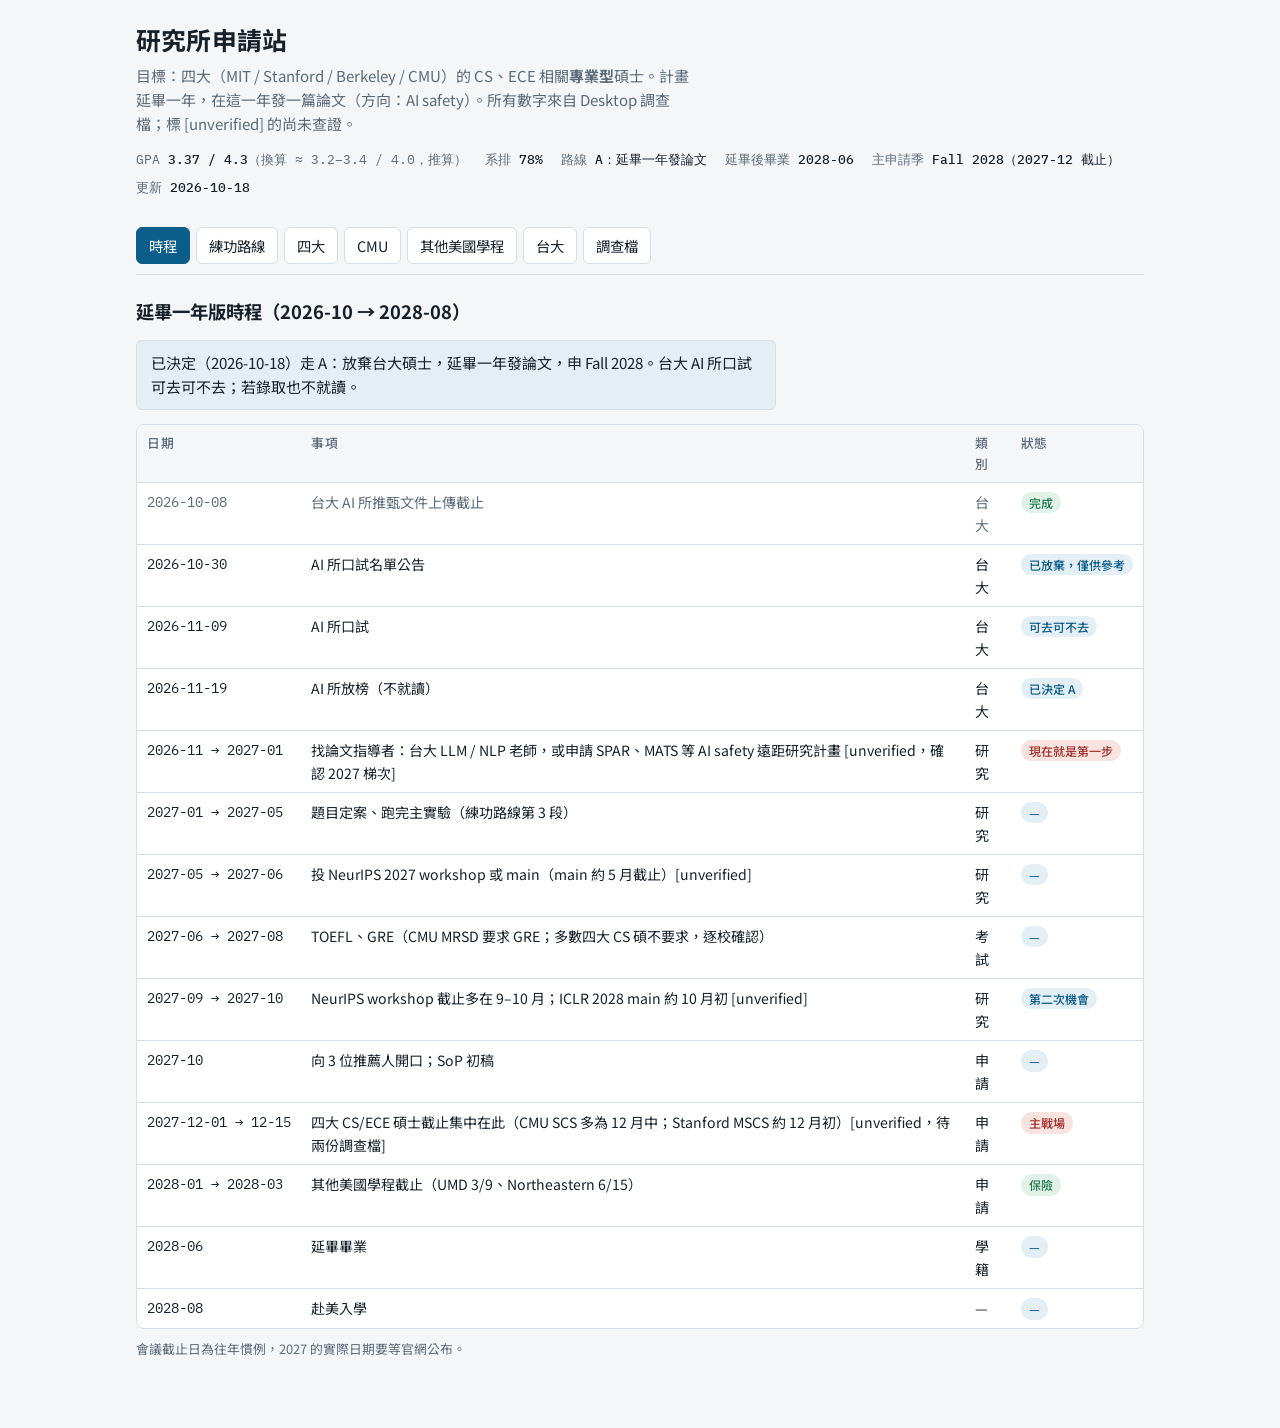
<file: index.html>
<!doctype html>
<html lang="zh-Hant">
<head>
<meta charset="utf-8">
<meta name="viewport" content="width=device-width,initial-scale=1,viewport-fit=cover">
<title>研究所申請站</title>
<link rel="stylesheet" href="https://fonts.googleapis.com/css2?family=Noto+Sans+TC:wght@400;500;700&family=IBM+Plex+Mono:wght@400;500&display=swap">
<style>
/* Layout: sticky tab bar, one content column, data tables scroll inside their own box */
:root{
  --bg:#f4f6f8; --surface:#ffffff; --fg:#17212b; --muted:#5b6b7a; --line:#d6dde4;
  --accent:#0b5d8a; --accent-soft:#e3eef5;
  --ok:#1f7a4d; --warn:#b4650a; --bad:#a3302a; --ok-soft:#e2f2e9; --warn-soft:#fbeedb; --bad-soft:#f8e3e1;
  --body:"Noto Sans TC",system-ui,-apple-system,"PingFang TC",sans-serif;
  --mono:"IBM Plex Mono",ui-monospace,Menlo,monospace;
}
@media (prefers-color-scheme: dark){:root:not([data-theme="light"]){
  --bg:#0f161d; --surface:#172129; --fg:#e6edf3; --muted:#9bb0c1; --line:#2b3a47;
  --accent:#5fb3e6; --accent-soft:#1a2e3d;
  --ok:#6fd39a; --warn:#f0b35c; --bad:#f08a82; --ok-soft:#163626; --warn-soft:#3d2a12; --bad-soft:#3f1d1b; color-scheme:dark}}
:root[data-theme="dark"]{
  --bg:#0f161d; --surface:#172129; --fg:#e6edf3; --muted:#9bb0c1; --line:#2b3a47;
  --accent:#5fb3e6; --accent-soft:#1a2e3d;
  --ok:#6fd39a; --warn:#f0b35c; --bad:#f08a82; --ok-soft:#163626; --warn-soft:#3d2a12; --bad-soft:#3f1d1b; color-scheme:dark}
*{box-sizing:border-box}
body{margin:0;background:var(--bg);color:var(--fg);font-family:var(--body);font-size:15px;line-height:1.6}
.wrap{max-width:1040px;margin:0 auto;padding-block:20px 56px;padding-left:max(16px,env(safe-area-inset-left,0px));padding-right:max(16px,env(safe-area-inset-right,0px))}
header h1{font-size:1.55rem;margin:0 0 4px;letter-spacing:.01em;text-wrap:balance}
header p{margin:0;color:var(--muted);max-width:70ch}
.meta{display:flex;flex-wrap:wrap;gap:8px 18px;margin:14px 0 0;font-family:var(--mono);font-size:.8rem;color:var(--muted)}
.meta b{color:var(--fg);font-weight:500}
nav{position:sticky;top:env(safe-area-inset-top,0px);z-index:2;background:var(--bg);padding:14px 0 10px;margin-top:14px;border-bottom:1px solid var(--line);display:flex;gap:6px;flex-wrap:wrap}
nav button{font:inherit;font-size:.9rem;padding:6px 12px;border:1px solid var(--line);background:var(--surface);color:var(--fg);border-radius:6px;cursor:pointer}
nav button[aria-selected="true"]{background:var(--accent);border-color:var(--accent);color:#fff}
nav button:focus-visible{outline:2px solid var(--accent);outline-offset:2px}
section[role="tabpanel"]{padding-top:22px}
[hidden]{display:none!important}
h2{font-size:1.15rem;margin:0 0 12px}
h3{font-size:1rem;margin:22px 0 8px}
p{max-width:68ch}
.pill{display:inline-block;font-size:.75rem;font-weight:500;padding:1px 8px;border-radius:999px;white-space:nowrap}
.ok{background:var(--ok-soft);color:var(--ok)} .warn{background:var(--warn-soft);color:var(--warn)} .bad{background:var(--bad-soft);color:var(--bad)} .info{background:var(--accent-soft);color:var(--accent)}
.tbl{overflow-x:auto;border:1px solid var(--line);border-radius:8px;background:var(--surface)}
table{border-collapse:collapse;width:100%;min-width:640px;font-size:.88rem}
th,td{padding:8px 10px;border-bottom:1px solid var(--line);text-align:left;vertical-align:top}
th{font-weight:500;color:var(--muted);font-size:.8rem;letter-spacing:.04em;text-transform:uppercase;background:var(--bg)}
tr:last-child td{border-bottom:0}
td.d{font-family:var(--mono);font-variant-numeric:tabular-nums;white-space:nowrap}
.past td{color:var(--muted)}
.grid{display:grid;grid-template-columns:repeat(auto-fit,minmax(240px,1fr));gap:12px}
.card{background:var(--surface);border:1px solid var(--line);border-radius:8px;padding:14px 16px;min-width:0}
.card h3{margin:0 0 6px;font-size:.95rem}
.card .big{font-family:var(--mono);font-size:1.35rem;font-weight:500;line-height:1.25}
.card small{color:var(--muted);display:block;margin-top:4px}
ol,ul{padding-left:1.3em} li{margin:4px 0}
.note{border:1px solid var(--line);background:var(--accent-soft);padding:10px 14px;border-radius:6px;margin:14px 0;max-width:80ch}
.note.warn{background:var(--warn-soft)}
.src{font-size:.8rem;color:var(--muted);margin-top:10px}
a{color:var(--accent)}
</style>
</head>
<body>
<div class="wrap">
<header>
  <h1>研究所申請站</h1>
  <p>目標：四大（MIT / Stanford / Berkeley / CMU）的 CS、ECE 相關<b>專業型</b>碩士。計畫延畢一年，在這一年發一篇論文（方向：AI safety）。所有數字來自 Desktop 調查檔；標 [unverified] 的尚未查證。</p>
  <div class="meta">
    <span>GPA <b>3.37 / 4.3</b>（換算 ≈ 3.2–3.4 / 4.0，推算）</span>
    <span>系排 <b>78%</b></span>
    <span>路線 <b>A：延畢一年發論文</b></span>
    <span>延畢後畢業 <b>2028-06</b></span>
    <span>主申請季 <b>Fall 2028（2027-12 截止）</b></span>
    <span>更新 <b>2026-10-18</b></span>
  </div>
</header>

<nav role="tablist" aria-label="分頁">
  <button role="tab" data-tab="timeline" aria-selected="true">時程</button>
  <button role="tab" data-tab="roadmap">練功路線</button>
  <button role="tab" data-tab="big4">四大</button>
  <button role="tab" data-tab="cmu">CMU</button>
  <button role="tab" data-tab="us">其他美國學程</button>
  <button role="tab" data-tab="ntu">台大</button>
  <button role="tab" data-tab="research">調查檔</button>
</nav>

<section role="tabpanel" id="timeline">
  <h2>延畢一年版時程（2026-10 → 2028-08）</h2>
  <div class="note">已決定（2026-10-18）走 A：放棄台大碩士，延畢一年發論文，申 Fall 2028。台大 AI 所口試可去可不去；若錄取也不就讀。</div>
  <div class="tbl"><table>
    <thead><tr><th>日期</th><th>事項</th><th>類別</th><th>狀態</th></tr></thead>
    <tbody>
      <tr class="past"><td class="d">2026-10-08</td><td>台大 AI 所推甄文件上傳截止</td><td>台大</td><td><span class="pill ok">完成</span></td></tr>
      <tr><td class="d">2026-10-30</td><td>AI 所口試名單公告</td><td>台大</td><td><span class="pill info">已放棄，僅供參考</span></td></tr>
      <tr><td class="d">2026-11-09</td><td>AI 所口試</td><td>台大</td><td><span class="pill info">可去可不去</span></td></tr>
      <tr><td class="d">2026-11-19</td><td>AI 所放榜（不就讀）</td><td>台大</td><td><span class="pill info">已決定 A</span></td></tr>
      <tr><td class="d">2026-11 → 2027-01</td><td>找論文指導者：台大 LLM / NLP 老師，或申請 SPAR、MATS 等 AI safety 遠距研究計畫 [unverified，確認 2027 梯次]</td><td>研究</td><td><span class="pill bad">現在就是第一步</span></td></tr>
      <tr><td class="d">2027-01 → 2027-05</td><td>題目定案、跑完主實驗（練功路線第 3 段）</td><td>研究</td><td><span class="pill info">—</span></td></tr>
      <tr><td class="d">2027-05 → 2027-06</td><td>投 NeurIPS 2027 workshop 或 main（main 約 5 月截止）[unverified]</td><td>研究</td><td><span class="pill info">—</span></td></tr>
      <tr><td class="d">2027-06 → 2027-08</td><td>TOEFL、GRE（CMU MRSD 要求 GRE；多數四大 CS 碩不要求，逐校確認）</td><td>考試</td><td><span class="pill info">—</span></td></tr>
      <tr><td class="d">2027-09 → 2027-10</td><td>NeurIPS workshop 截止多在 9–10 月；ICLR 2028 main 約 10 月初 [unverified]</td><td>研究</td><td><span class="pill info">第二次機會</span></td></tr>
      <tr><td class="d">2027-10</td><td>向 3 位推薦人開口；SoP 初稿</td><td>申請</td><td><span class="pill info">—</span></td></tr>
      <tr><td class="d">2027-12-01 → 12-15</td><td>四大 CS/ECE 碩士截止集中在此（CMU SCS 多為 12 月中；Stanford MSCS 約 12 月初）[unverified，待兩份調查檔]</td><td>申請</td><td><span class="pill bad">主戰場</span></td></tr>
      <tr><td class="d">2028-01 → 2028-03</td><td>其他美國學程截止（UMD 3/9、Northeastern 6/15）</td><td>申請</td><td><span class="pill ok">保險</span></td></tr>
      <tr><td class="d">2028-06</td><td>延畢畢業</td><td>學籍</td><td><span class="pill info">—</span></td></tr>
      <tr><td class="d">2028-08</td><td>赴美入學</td><td>—</td><td><span class="pill info">—</span></td></tr>
    </tbody>
  </table></div>
  <p class="src">會議截止日為往年慣例，2027 的實際日期要等官網公布。</p>
</section>

<section role="tabpanel" id="roadmap">
  <h2>接下來一年該練什麼</h2>
  <p>專業型碩士看三件事：成績單、推薦信、你做過什麼。GPA 已經定型，所以這一年的全部籌碼是「一篇論文 ＋ 三封強推薦信」。下面依序，不要並行太多。</p>

  <h3>第 1 段（2026-11 → 2027-01）：補基礎，同時找指導者</h3>
  <div class="grid">
    <div class="card"><h3>數學</h3><div class="big">線代 · 機率 · 最佳化</div><small>目標：能看懂 ML 論文的證明段。可用台大本系課或 MIT OCW 18.06 / 6.036 補。</small></div>
    <div class="card"><h3>機器學習</h3><div class="big">一門完整的 ML + 一門 DL</div><small>台大李宏毅 ML 課程公開影片全部作業做完，是最便宜的路 [課程內容需自行確認當年版本]。</small></div>
    <div class="card"><h3>工程</h3><div class="big">PyTorch · Git · Linux · HF</div><small>能在一天內從 Hugging Face 拉模型、跑 eval、改 training loop。這是做 AI safety 實驗的最低門檻。</small></div>
    <div class="card"><h3>指導者</h3><div class="big">台大 LLM 老師 或 遠距計畫</div><small>台大做 LLM / NLP 的老師（例如李宏毅、陳縕儂）[研究方向需自行確認]；或申請 SPAR / MATS 這類有 mentor 的 AI safety 計畫 [unverified]。沒有指導者的論文很難過審。</small></div>
  </div>

  <h3>第 2 段（2027-01 → 2027-03）：選一個做得完的 AI safety 題目</h3>
  <p>大學部一年能做完、審稿人認可的方向，依「入門難度」排：</p>
  <ol>
    <li><b>Evaluations / red-teaming</b>：設計一個新 benchmark 或攻擊方法，量化某類模型失效。工程重、理論輕，最容易一年內產出。</li>
    <li><b>Mechanistic interpretability</b>：用 TransformerLens 一類工具找小模型裡的 circuit。社群開放、工具成熟、題目很多。</li>
    <li><b>Alignment training</b>：RLHF / DPO 的變體、reward hacking 分析。需要算力，先確認老師有 GPU。</li>
    <li><b>Robustness / jailbreak defense</b>：和 1 互補，但競爭最激烈。</li>
  </ol>
  <p>投稿目標：NeurIPS / ICLR / ICML 的 safety 相關 workshop 為主（通過率高、對申請有效），main track 當加分。SaTML 是 safety 專門會議。</p>

  <h3>第 3 段（2027-03 → 2027-10）：做實驗、寫、投</h3>
  <ul>
    <li>每週固定和指導者 meeting，留紀錄（之後推薦信素材）。</li>
    <li>程式碼開源在 GitHub，README 寫清楚；申請時可附連結。</li>
    <li>第一次投稿失敗很正常，9–10 月的 workshop 是第二次機會。</li>
  </ul>

  <h3>第 4 段（2027-06 → 2027-11）：考試與文件</h3>
  <ul>
    <li>TOEFL：四大 CS 碩多要求 100 左右 [unverified，逐校表見四大分頁]。</li>
    <li>GRE：只有部分學程要求（CMU MRSD 要）；要申就一次考完。</li>
    <li>推薦信三封：論文指導者 ＋ 一位給過你高分的授課老師 ＋ 專題或實習主管。</li>
    <li>SoP 主軸：「GPA 不漂亮，但這一年我獨立完成了一篇 AI safety 論文」。</li>
  </ul>
</section>

<section role="tabpanel" id="big4">
  <h2>四大：哪些是專業型、外校國際生能申</h2>
  <p>官網逐頁查證（2026-10-18）。截止日為 Fall 2027；Fall 2028 尚未公布，往年同期。完整原文與 GradCafe／PTT 案例見 <a href="pages/big4-stanford-berkeley-mit.html">Stanford／Berkeley／MIT 完整調查</a>與 <a href="pages/cmu-programs.html">CMU 完整調查</a>。</p>
  <div class="grid">
    <div class="card"><h3>CMU</h3><div class="big">門最寬</div><small>13 個專業型學程。主力 MS ECE（GRE 選填、無 GPA cut-off）。見 CMU 分頁。</small></div>
    <div class="card"><h3>Berkeley</h3><div class="big">只有 MEng EECS</div><small>一年制、capstone、GPA 下限 3.0、錄取平均 3.7、錄取率 12%、不收 GRE。截止 2027-01-06。紙面上唯一「搆得到」的非 CMU 選項。</small></div>
    <div class="card"><h3>Stanford</h3><div class="big">MS CS · MS EE</div><small>皆專業型、不收 GRE。CS FAQ：「Typically, GPAs are at least 3.7」。GradCafe 3.10–3.55 四筆全拒；台大電機 3.88、4.01/4.3 有論文仍被 MSEE 拒。</small></div>
    <div class="card"><h3>MIT</h3><div class="big">EECS 不開放</div><small>官方：「there is no terminal masters degree」；MEng 只給 MIT 大學部。唯一修課型是 Sloan MBAn（商業分析，$96,884），不算 CS/EE。</small></div>
  </div>
  <div class="tbl" style="margin-top:14px"><table>
    <thead><tr><th>學校</th><th>學程</th><th>類型</th><th>GRE</th><th>GPA</th><th>截止（Fall 2027）</th><th>學費 2026-27</th><th>錄取率</th><th>評估</th></tr></thead>
    <tbody>
      <tr><td>Stanford</td><td>MS Computer Science（含 AI specialization）</td><td>專業型</td><td>不收</td><td>「typically at least 3.7」</td><td class="d">2026-12-08</td><td>$23,239/季（11–18 units）</td><td>未公布</td><td><span class="pill bad">極難</span></td></tr>
      <tr><td>Stanford</td><td>MS Electrical Engineering</td><td>專業型，無論文</td><td>不收</td><td>無下限；「top of their class」</td><td class="d">2026-12-01</td><td>同上</td><td>不公布</td><td><span class="pill bad">極難</span></td></tr>
      <tr><td>Stanford</td><td>MS ICME（含 Data Science）</td><td>推定專業型 [unverified]</td><td>不要求</td><td>未載</td><td class="d">2027-01-29</td><td>同上</td><td>未公布</td><td><span class="pill bad">難</span></td></tr>
      <tr><td>Stanford</td><td>MS Management Science &amp; Eng</td><td>推定專業型 [unverified]</td><td><b>必考</b></td><td>錄取平均 3.89</td><td class="d">2026-12-01</td><td>同上</td><td>7.75%（2025）</td><td><span class="pill bad">極難</span></td></tr>
      <tr><td>Berkeley</td><td><b>MEng EECS</b></td><td>專業型，capstone</td><td>不收</td><td>下限 3.0，平均 3.7</td><td class="d">2027-01-06</td><td>≈ $74,005/年</td><td>12%</td><td><span class="pill warn">Hard reach</span></td></tr>
      <tr><td>Berkeley</td><td>MS EECS / CS MS</td><td>研究型，要 thesis/report</td><td>不收</td><td>未載</td><td class="d">2026-12-01</td><td>—</td><td>未公布</td><td><span class="pill bad">排除（PhD 軌）</span></td></tr>
      <tr><td>Berkeley</td><td>MIMS（School of Information）</td><td>專業型，Final Project</td><td>選考</td><td>平均 3.57</td><td class="d">2027-01-06</td><td>$23,715/學期</td><td>未公布</td><td><span class="pill info">偏資訊管理，平均 5 年工作經驗</span></td></tr>
      <tr><td>Berkeley</td><td>Master of Analytics（IEOR）</td><td>專業型</td><td><b>必考</b></td><td>無下限</td><td class="d">2027-01-06</td><td>≈ $92,506 總計</td><td>未公布</td><td><span class="pill info">偏分析</span></td></tr>
      <tr><td>Berkeley</td><td>MIDS / MICS（線上）</td><td>專業型線上</td><td>不要求</td><td>≈ 3.0</td><td class="d">[unverified]</td><td>≈ $78k–82k</td><td>未公布</td><td><span class="pill info">線上，無 F-1</span></td></tr>
      <tr><td>MIT</td><td>EECS SM / MEng</td><td>—</td><td>不用</td><td>—</td><td class="d">2026-12-01（只收 PhD）</td><td>—</td><td>—</td><td><span class="pill bad">外校不開放</span></td></tr>
      <tr><td>MIT</td><td>Master of Business Analytics</td><td>專業型，capstone</td><td>選考</td><td>無下限</td><td class="d">2027-01-05</td><td>$96,884</td><td>未公布</td><td><span class="pill info">商業分析，不算 CS/EE</span></td></tr>
      <tr><td>MIT</td><td>SDM / Supply Chain</td><td>SDM 要 thesis；SCM 10 個月</td><td>建議 / 可替代</td><td>未載</td><td class="d">2026-12-11 / 2026-10-30</td><td>—</td><td>—</td><td><span class="pill bad">要 3–5 年工作經驗</span></td></tr>
    </tbody>
  </table></div>
  <h3>對你的意思</h3>
  <ul>
    <li>四大裡真正開著門的只有 <b>CMU（多個學程）</b>和 <b>Berkeley MEng EECS（一個）</b>。Stanford 兩個學程都用 3.7 當典型線，一篇論文補不到這個差距（調查者的判斷，非官方數字）。</li>
    <li>MIT 不存在外校可申的 CS/EE 修課型碩士。要「進 MIT」只有 PhD 一條路，和「不讀研究型」衝突。</li>
    <li>可行的申請組合（Fall 2028）：CMU MS ECE ＋ CMU AIE-ECE ＋ CMU MRSD（考 GRE）＋ Berkeley MEng EECS ＋ 2–3 間 Match 保險校。</li>
  </ul>
</section>

<section role="tabpanel" id="cmu">
  <h2>CMU 專業型（非研究型）碩士</h2>
  <p>13 個專業型學程，全部由官網逐頁查證（2026-10-18）。錄取率來自 SCS 官方 Comparison Data（2024），只有 SCS 學程有；學費為 2026-27 學年。SCS 全部截止 <b>2026-12-09 3pm EST</b>（早鳥 11-18）。完整原文、13 筆細節與 10 筆錄取案例見 <a href="pages/cmu-programs.html">完整調查</a>。</p>
  <div class="grid">
    <div class="card"><h3>最務實</h3><div class="big">MS in ECE（Pittsburgh）</div><small>官方：「self-funded, course-only」。Fall 2027 GRE 選填、GPA 無 cut-off、電機背景最對口。截止：12/15 early review、1/15 最終（官方 deadlines 頁，已複查）。</small></div>
    <div class="card"><h3>第二</h3><div class="big">MRSD 機器人系統開發</div><small>錄取率 34.6%。GRE 必考、偏好 1–3 年業界經驗。Capstone 兩學期。$67,000/年。</small></div>
    <div class="card"><h3>第三</h3><div class="big">MSE 軟體工程</div><small>錄取率 58.9%、QPA &gt; 2.5、GRE 選填。內容是軟體工程方法，不是 AI。$27,000/學期。</small></div>
    <div class="card"><h3>第四</h3><div class="big">MSCV 電腦視覺</div><small>錄取率 24.9%。FAQ：「not a research-based program」。GRE 必考、要課外 CV 實作。</small></div>
  </div>
  <div class="tbl" style="margin-top:14px"><table>
    <thead><tr><th>學程</th><th>單位</th><th>長度</th><th>GRE（Fall 2027）</th><th>GPA</th><th>錄取率</th><th>學費</th><th>評估</th></tr></thead>
    <tbody>
      <tr><td>MS in ECE</td><td>CoE / ECE</td><td>3 學期（AD 4）</td><td>選填</td><td>無 cut-off</td><td>無官方數字</td><td>$61,510/年</td><td><span class="pill ok">主力；12/15 early、1/15 最終</span></td></tr>
      <tr><td>MS AIE-ECE（AI Engineering）</td><td>CoE / ECE</td><td>3 學期</td><td>選填</td><td>無 cut-off</td><td>無</td><td>$61,510/年</td><td><span class="pill ok">主力，不開放 Spring</span></td></tr>
      <tr><td>MS Software Engineering（ECE, SV）</td><td>CoE / ECE</td><td>3 學期</td><td>選填</td><td>無 cut-off</td><td>無</td><td>$61,510/年</td><td><span class="pill ok">可申</span></td></tr>
      <tr><td>MRSD</td><td>SCS / RI</td><td>21 個月</td><td><b>必考</b></td><td>未列</td><td>34.6%</td><td>$67,000/年</td><td><span class="pill warn">要 GRE＋實作</span></td></tr>
      <tr><td>MSCV</td><td>SCS / RI</td><td>16 個月</td><td><b>必考</b></td><td>未列</td><td>24.9%</td><td>$67,000/年</td><td><span class="pill warn">要 GRE＋CV 作品</span></td></tr>
      <tr><td>MSE（Software Eng, S3D）</td><td>SCS / S3D</td><td>16–20 個月</td><td>選填</td><td>QPA &gt; 2.5</td><td>58.9%</td><td>$27,000/學期</td><td><span class="pill ok">最好進，但非 AI</span></td></tr>
      <tr><td>MCDS</td><td>SCS / LTI</td><td>16–20 個月</td><td>要交</td><td>≥ 3.0</td><td>12.7%</td><td>$62,200/年</td><td><span class="pill bad">夢幻</span></td></tr>
      <tr><td>MIIS</td><td>SCS / LTI</td><td>16–21 個月</td><td><b>必考</b></td><td>未列</td><td>16.6%</td><td>$62,200/年</td><td><span class="pill bad">3.18、3.43 案例皆拒</span></td></tr>
      <tr><td>MSAII</td><td>SCS / LTI</td><td>4 學期＋暑期</td><td><b>必考</b></td><td>≥ 3.0</td><td>7.7%</td><td>$62,200/年</td><td><span class="pill bad">夢幻</span></td></tr>
      <tr><td>MSML</td><td>SCS / MLD</td><td>16 個月</td><td>Fall 2027 未更新 [unverified]</td><td>2025 錄取者平均 3.9</td><td>未列</td><td>$62,200/年</td><td><span class="pill bad">夢幻</span></td></tr>
      <tr><td>MSCS</td><td>SCS / CSD</td><td>3–4 學期</td><td>強烈建議</td><td>未列</td><td>5.2%</td><td>$62,200/年</td><td><span class="pill bad">夢幻</span></td></tr>
      <tr><td>MISM</td><td>Heinz</td><td>16 個月</td><td>GRE/GMAT 必交（可豁免）</td><td>3 年平均 3.66</td><td>無</td><td>找不到</td><td><span class="pill info">偏資訊管理</span></td></tr>
      <tr><td>MS MechE Advanced Study / AIE-MechE</td><td>CoE / MechE</td><td>3 學期</td><td>未查到</td><td>未查到</td><td>無</td><td>$61,510/年</td><td><span class="pill info">截止 12/15 優先、1/5 最終</span></td></tr>
      <tr><td>MSR</td><td>SCS / RI</td><td>24 個月</td><td>選填</td><td>—</td><td>—</td><td>—</td><td><span class="pill bad">研究型，排除</span></td></tr>
    </tbody>
  </table></div>
  <h3>已停辦或不符</h3>
  <ul>
    <li>ECE「Applied」系列：Fall 2023 起停辦。MS ECE Silicon Valley 不再直接招生，須從 Pittsburgh 開始。</li>
    <li>MSE-SS / MSE-ES 已併入 MSE 成為 concentration。Heinz MSIT 只有線上兼讀。MLT 是研究型。</li>
  </ul>
  <h3>對你的意思</h3>
  <ul>
    <li>不考 GRE 的話，CMU 只剩 ECE 三個學程、MSE、MSCS（建議）可申；MRSD、MSCV、MIIS、MSAII 都關上。延畢這一年把 GRE 考掉。</li>
    <li>10 筆錄取案例裡 GPA 3.2–3.4 錄取的都在 MS ECE、MRSD、ECE-SV SE，而且每個人都有專案、研究或工作經驗補 GPA。你的 AI safety 論文就是這個「補」。</li>
    <li>MCDS、MSAII 的「GPA ≥ 3.0」怎麼套到 4.3 制不明，寄信問學程。</li>
  </ul>
</section>

<section role="tabpanel" id="us">
  <h2>其他美國機器人 / AI 碩士（保險用）</h2>
  <p>分級針對「3.2–3.4/4.0、台灣國際生、無頂會論文」。有一篇論文後，Reach 可視為 Match。學費為 2026-27 學年、不含生活費；「推算」= 每學分價 × 學分數。</p>
  <div class="tbl"><table>
    <thead><tr><th>分級</th><th>學校 / 學程</th><th>最低 GPA</th><th>GRE</th><th>截止（每年）</th><th>學費</th><th>依據</th></tr></thead>
    <tbody>
      <tr><td><span class="pill ok">Safety</span></td><td>ASU · MS Robotics &amp; Autonomous Systems</td><td>last 60 hr ≥ 3.00</td><td>不要求</td><td class="d">12/31 priority</td><td>找不到</td><td>3.21–3.40 國際生全錄取</td></tr>
      <tr><td><span class="pill ok">Safety</span></td><td>WPI · MS Robotics Engineering</td><td>3.0</td><td>多數不要求</td><td class="d">Rolling</td><td>≈ $53,250 推算</td><td>門檻低＋rolling，無案例</td></tr>
      <tr><td><span class="pill ok">Match</span></td><td>Northeastern · MS Robotics（可 co-op）</td><td>沒寫</td><td>Optional</td><td class="d">6/15 境外</td><td>$61.5k–63.4k</td><td>3.22、3.28 國際生錄取</td></tr>
      <tr><td><span class="pill ok">Match</span></td><td>UMD · MEng Robotics（MAGE）</td><td>3.0</td><td>Recommended</td><td class="d">3/9</td><td>≈ $38,130 推算</td><td>3.29 國際生錄取；最便宜之一</td></tr>
      <tr><td><span class="pill ok">Match</span></td><td>Purdue · MS Robotics（Interdisciplinary）</td><td>3.2</td><td>Optional</td><td class="d">1/15 priority</td><td>找不到</td><td>3.28 國際生錄取</td></tr>
      <tr><td><span class="pill ok">Match</span></td><td>BU · MS Robotics &amp; Autonomous Systems</td><td>沒寫</td><td>不要求</td><td class="d">1/15 priority</td><td>≈ $73,024 推算</td><td>同院 ECE 3.26 國際生錄取</td></tr>
      <tr><td><span class="pill ok">Match</span></td><td>NYU Tandon · MS Mechatronics &amp; Robotics</td><td>沒寫</td><td>Optional</td><td class="d">12/1 priority</td><td>找不到</td><td>3.00、3.32 錄取（美國人）</td></tr>
      <tr><td><span class="pill warn">Match 偏 Reach</span></td><td>USC · MS ECE（ML &amp; Data Science）</td><td>無公式</td><td>不要求</td><td class="d">1/15</td><td>≈ $87,744 推算</td><td>3.28 錄取者有 2 篇論文</td></tr>
      <tr><td><span class="pill warn">Match</span></td><td>UMass Amherst · MS ECE</td><td>錄取者「generally above 3.25」</td><td>[unverified]</td><td class="d">1/15</td><td>≈ $19k/學期</td><td>在門檻邊上</td></tr>
      <tr><td><span class="pill bad">Reach</span></td><td>Penn · MSE Robotics（GRASP）</td><td>沒寫</td><td>強烈建議，均 Q168</td><td class="d">11/1 early · 2/1</td><td>找不到</td><td>錄取率 ≈ 37%</td></tr>
      <tr><td><span class="pill bad">Reach</span></td><td>Georgia Tech · MS Robotics</td><td>「generally 3.3」</td><td>看 home school</td><td class="d">2/1（ECE）</td><td>找不到</td><td>GT ECE 3.30 國際生被拒</td></tr>
      <tr><td><span class="pill bad">Reach</span></td><td>JHU · Robotics MSE</td><td>沒寫</td><td>不要求</td><td class="d">12/15 · 1/15 [unverified]</td><td>找不到</td><td>3.20 國際生錄取但 Q168</td></tr>
      <tr><td><span class="pill bad">Reach</span></td><td>UMich · MS Robotics</td><td>入學平均 3.81</td><td>Optional</td><td class="d">1/15</td><td>找不到</td><td>3.05 國際生被拒</td></tr>
      <tr><td><span class="pill bad">Reach</span></td><td>UCSD · MS ECE（ISRC）</td><td>3.0</td><td>不要求</td><td class="d">1/6</td><td>≈ $76,174 推算</td><td>impacted；3.28 國際生被拒</td></tr>
      <tr><td><span class="pill bad">排除</span></td><td>CU Boulder · MS Robotics</td><td>3.2</td><td>—</td><td class="d">—</td><td>—</td><td>本屆不收 F-1</td></tr>
      <tr><td><span class="pill bad">排除</span></td><td>UT Austin</td><td>—</td><td>—</td><td class="d">—</td><td>—</td><td>沒有機器人碩士</td></tr>
    </tbody>
  </table></div>
  <p class="src">完整 URL、26 筆案例、STEM OPT 狀態：美國機器人與AI硬體碩士調查_2026-10-07.md。</p>
</section>

<section role="tabpanel" id="ntu">
  <h2>台大 116 學年度（已決定不就讀，留作紀錄）</h2>
  <div class="grid">
    <div class="card"><h3>已申請</h3><div class="big">人工智慧研究所</div><small>推甄（一推），已繳費送件；電信丙已繳費但未送件</small></div>
    <div class="card"><h3>目標教授</h3><div class="big">李濬屹 · 柯宗瑋 · 孫紹華</div><small>就學計畫以 robot learning ＋ world model 為軸</small></div>
    <div class="card"><h3>備案</h3><div class="big">考試入學 免筆試書審組</div><small>簡章 ~11/10、報名 12/1–12/8（預定）</small></div>
  </div>
  <h3>已準備的文件</h3>
  <ul>
    <li>就學計畫（LaTeX）：robot learning 與 world model 研究方向</li>
    <li>五項專業成就（LaTeX）：含高中物理學科能力競賽全國賽一等獎</li>
    <li>證件照</li>
  </ul>
  <h3>口試準備重點（11/9）</h3>
  <ol>
    <li>兩分鐘自我介紹：為什麼是 robot learning，為什麼是這三位老師</li>
    <li>就學計畫裡每一個名詞都要能被追問（world model、sim-to-real、policy learning）</li>
    <li>GPA 偏低的回答：直接承認，接「大三下之後的專題／修課表現」當證據</li>
  </ol>
  <p class="src">相關檔案：台大目標所教授名單_2026-10-06.md、台大AI硬體與控制實驗室_2026-10-07.md、台大電機甲自動控制_錄取案例_2026-10-07.md（這三份已不在 Desktop 上）。</p>
</section>

<section role="tabpanel" id="research">
  <h2>完整調查檔</h2>
  <p>原本的 Markdown 檔已全文轉成網頁，每個表格、每個 URL、每個 [unverified] 標記都保留。</p>
  <div class="tbl"><table>
    <thead><tr><th>日期</th><th>調查</th><th>一句話結論</th></tr></thead>
    <tbody>
      <tr><td class="d">2026-10-07</td><td><a href="pages/us-robotics-ms.html">美國機器人／自主系統／AI 硬體碩士調查</a></td><td>頂尖 robotics 碩士（CMU MRSD、Michigan、Northwestern、GT）是 reach 而且偏難；Northeastern、UMD、Purdue、ASU 有實際錄取紀錄。</td></tr>
      <tr><td class="d">2026-10-07</td><td><a href="pages/uw-cse-robotics.html">UW Allen School Robotics：VLM／基礎模型 vs 控制理論</a></td><td>Allen School 的 robotics 以 robot learning／基礎模型為主，控制理論幾乎沒有。</td></tr>
      <tr><td class="d">2026-10-07</td><td><a href="pages/control-careers-abroad.html">國外讀控制碩士：出路與待遇（美／新／德）</a></td><td>「自駕規控核心演算法必須 PhD」沒有證據支持；Zoox 規劃職缺要 Master。</td></tr>
      <tr><td class="d">2026-10-07</td><td><a href="pages/ntu-control-reputation.html">台大自控評價為什麼低：社群觀點</a></td><td>進去難、出來多半做韌體，「投入跟報酬不成比例」才是被嫌的主因。</td></tr>
      <tr><td class="d">2026-10-07</td><td><a href="pages/ai-for-hardware-startups.html">AI for 韌體與硬體：新創題目地圖</a></td><td>控制工程師職缺最明確的是 AI 控制機器一類；韌體＋HIL 是 EE 可切入的新興邊緣，但公司極小。</td></tr>
      <tr><td class="d">2026-10-07</td><td><a href="pages/ai-for-firmware-industry.html">AI for 韌體：業界現況</a></td><td>瓶頸不在「寫出 C 程式」，而在「對特定晶片的正確性驗證」。</td></tr>
      <tr><td class="d">2026-10-18</td><td><a href="pages/cmu-programs.html">CMU 專業型碩士調查：AI／機器人／CV／軟體／ECE</a></td><td>最務實的門是 MS in ECE（Pittsburgh）；MRSD、MSCV 要 GRE；MSCS、MSAII、MCDS、MSML 是夢幻。</td></tr>
      <tr><td class="d">2026-10-18</td><td><a href="pages/big4-stanford-berkeley-mit.html">四大專業型碩士調查：Stanford／Berkeley／MIT</a></td><td>MIT 沒有外校可申的 EECS 修課型碩士；Berkeley 只有 MEng EECS；Stanford MSCS/MSEE 典型 GPA 3.7 以上。</td></tr>
    </tbody>
  </table></div>
  <p class="src">CMU 報告的 8 項關鍵數字（截止日、GRE 政策、錄取率、學費）已由第二個代理人獨立對照官網確認；唯一修正是 ECE 截止日：12/15 是 early review，1/15 才是最終。</p>
</section>
</div>

<script>
(function(){
  var tabs=document.querySelectorAll('nav [role=tab]'),panels=document.querySelectorAll('[role=tabpanel]');
  function show(id){
    var found=false;
    panels.forEach(function(p){if(p.id===id)found=true});
    if(!found)id='timeline';
    panels.forEach(function(p){p.hidden=p.id!==id});
    tabs.forEach(function(t){t.setAttribute('aria-selected',String(t.dataset.tab===id))});
    try{localStorage.setItem('tab',id)}catch(e){}
  }
  tabs.forEach(function(t){t.addEventListener('click',function(){show(t.dataset.tab);try{history.replaceState(null,'','#'+t.dataset.tab)}catch(e){}})});
  var h=(location.hash||'').slice(1),saved=null;try{saved=localStorage.getItem('tab')}catch(e){}
  show(h||saved||'timeline');
})();
</script>
</body>
</html>
</file>
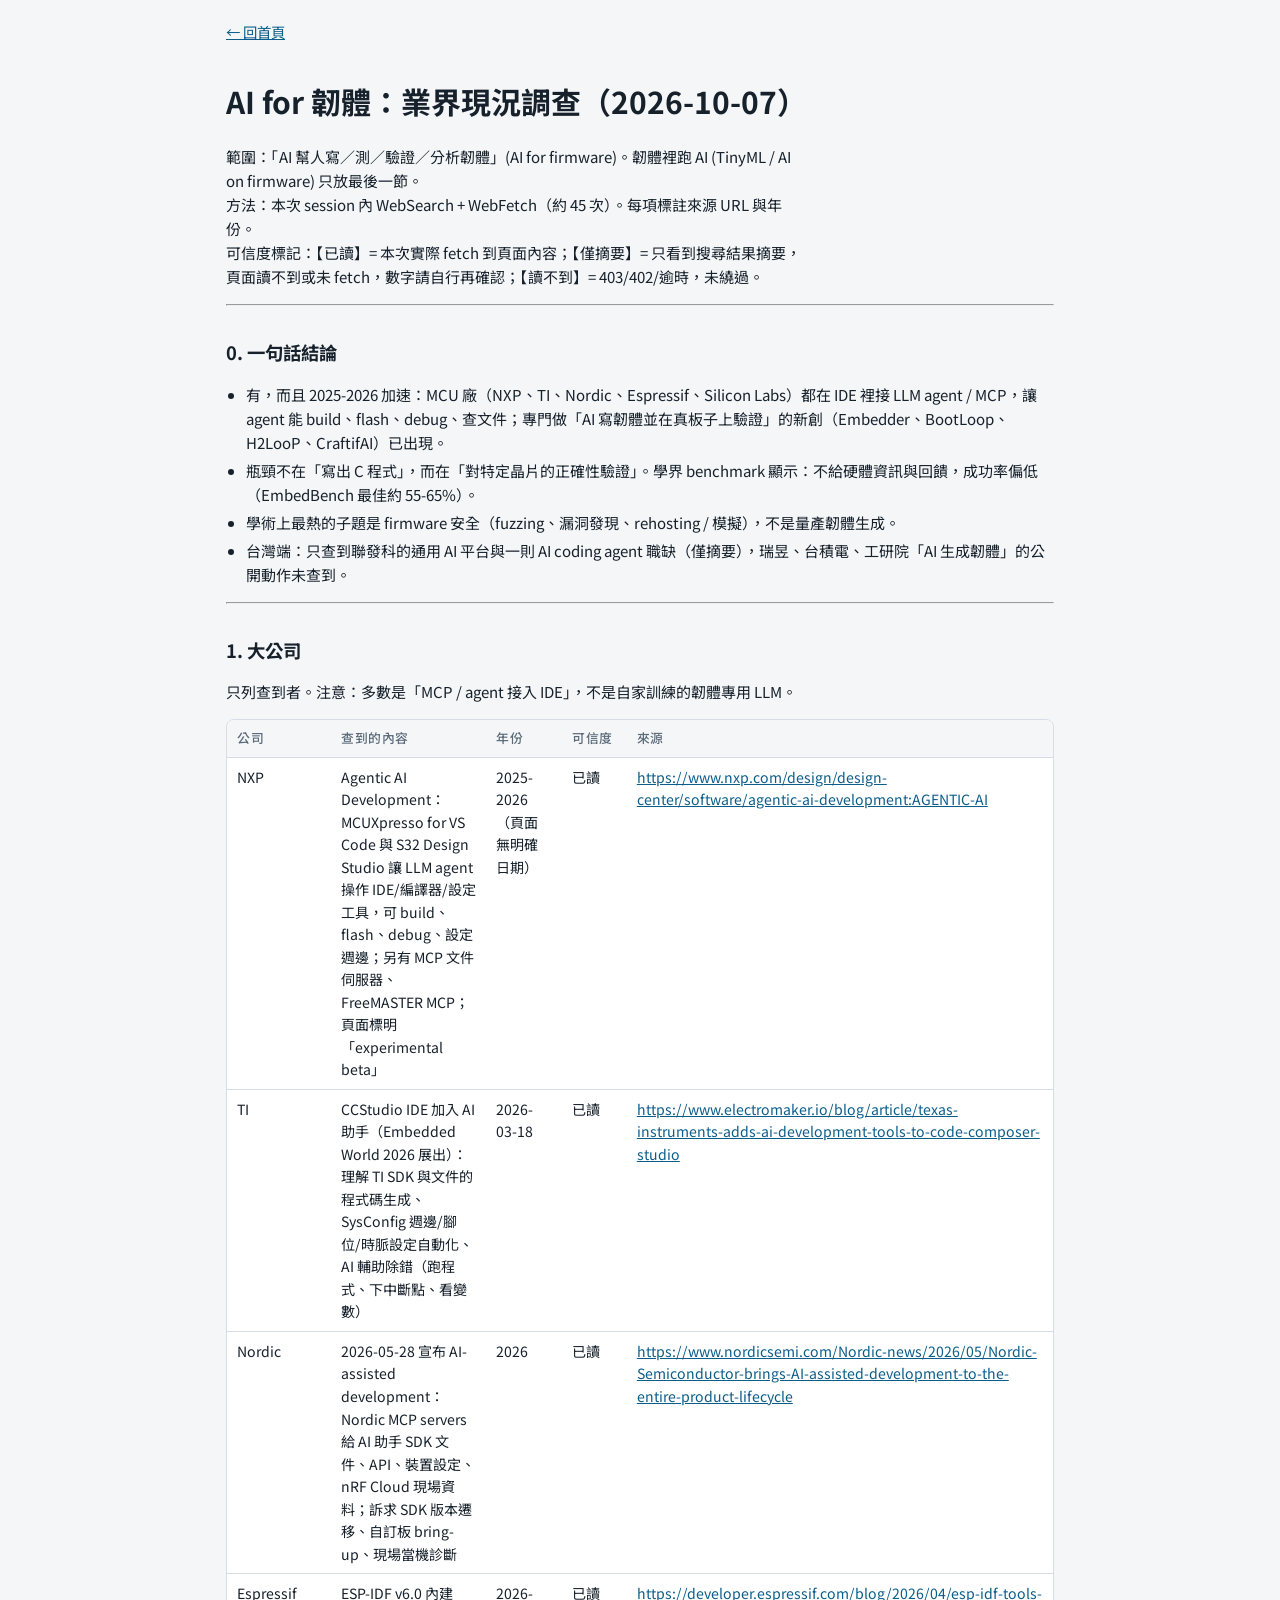
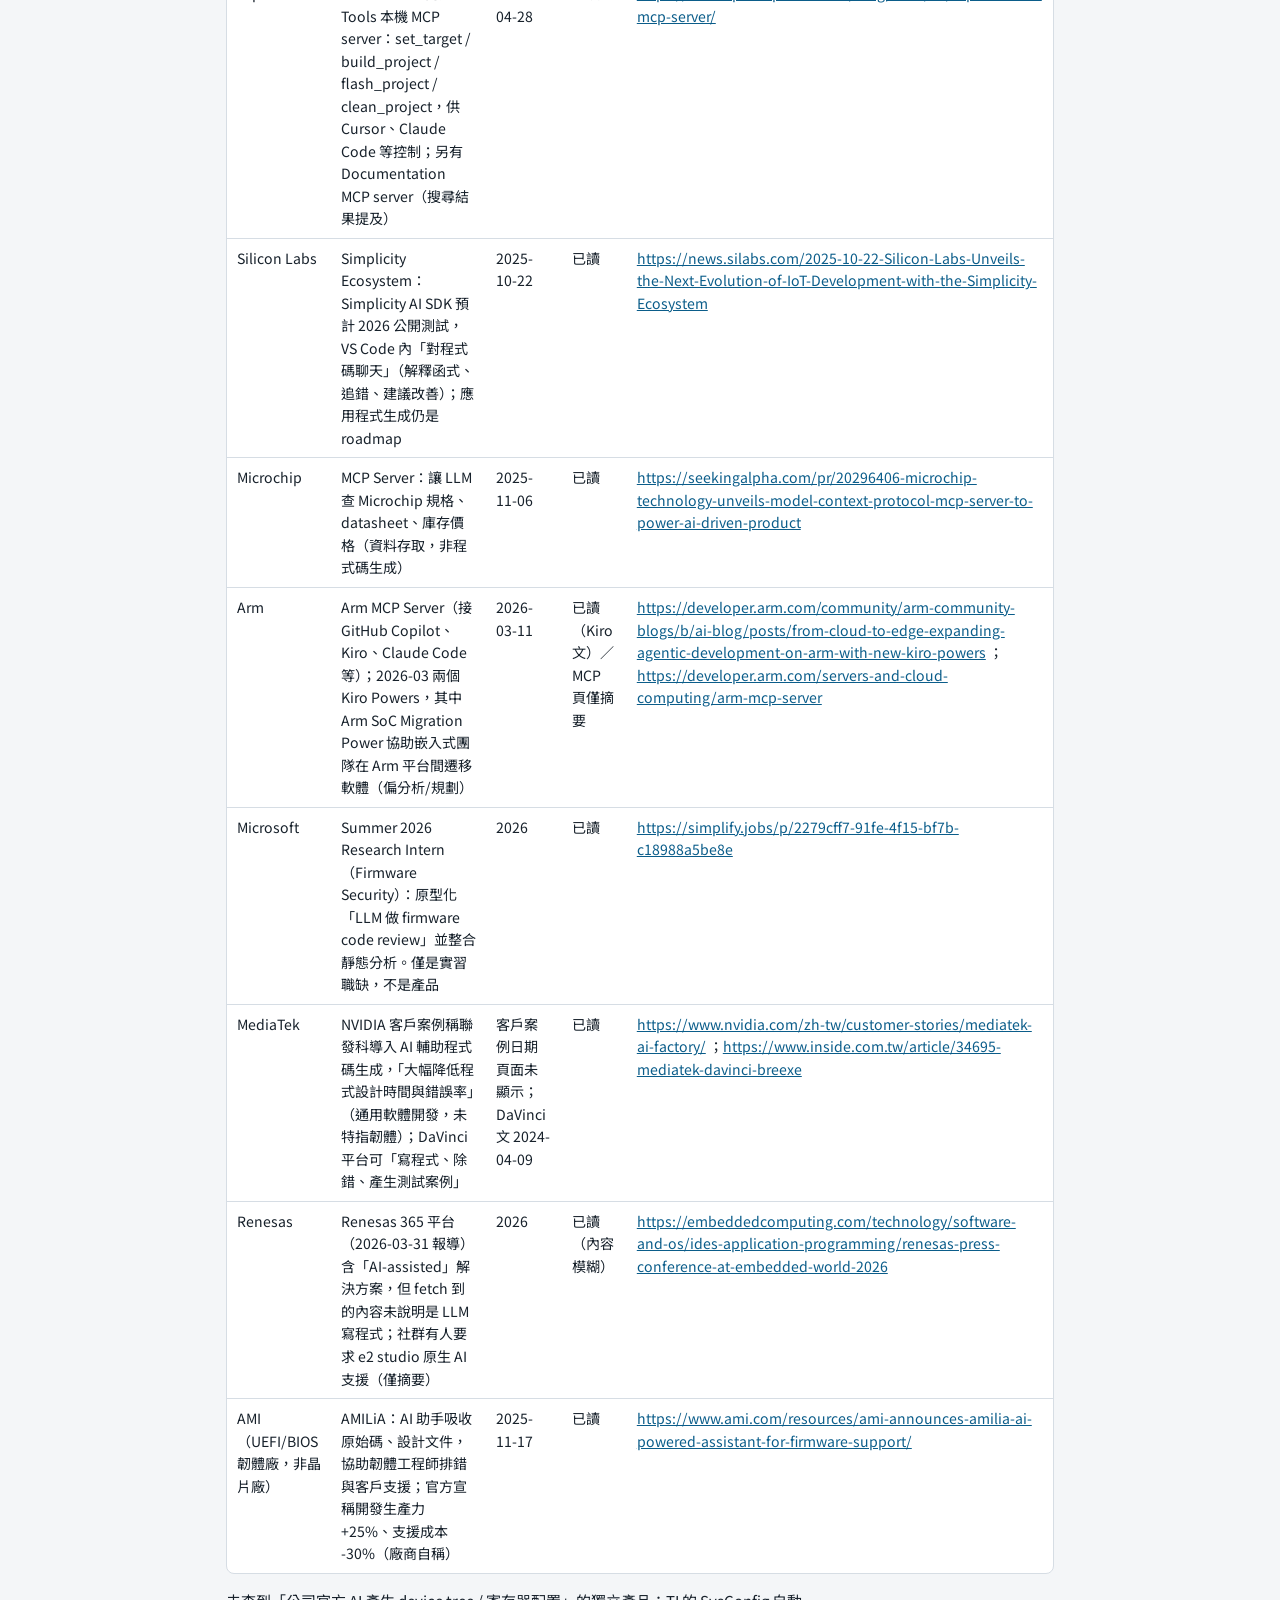
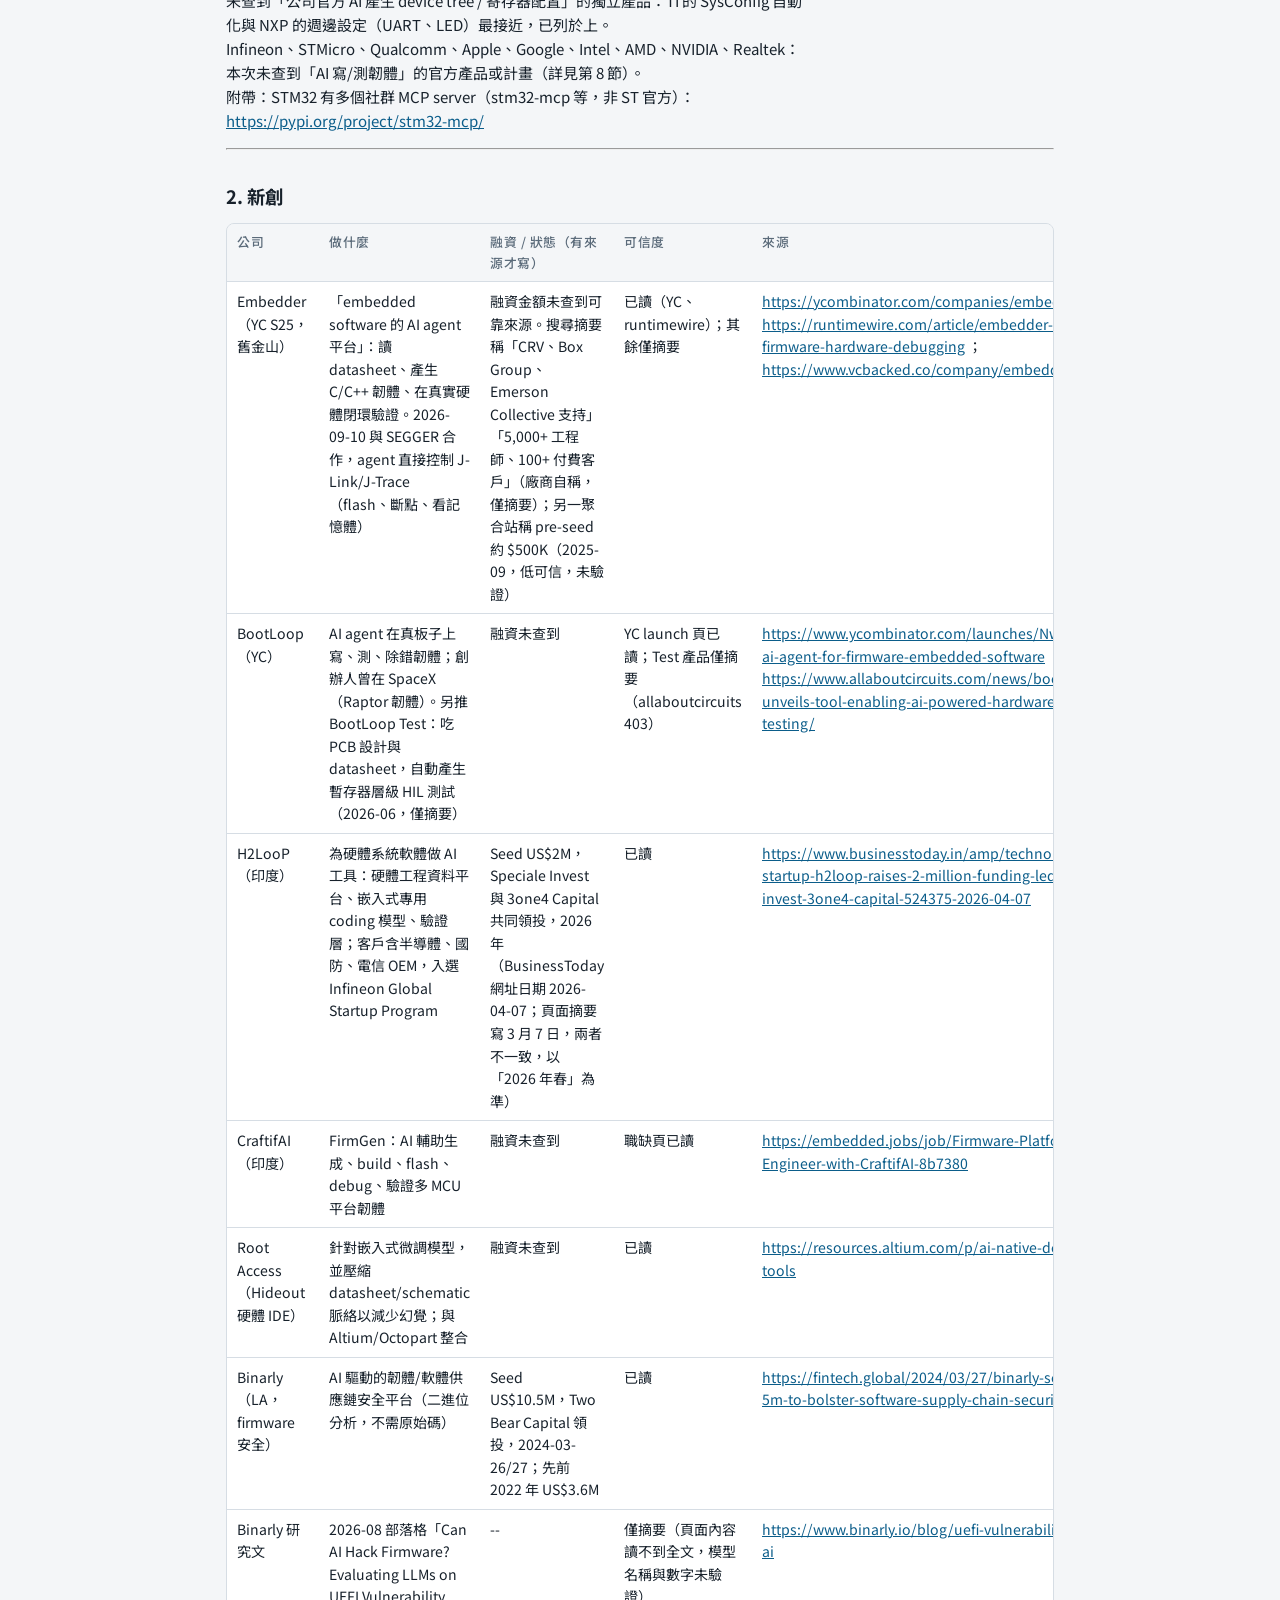
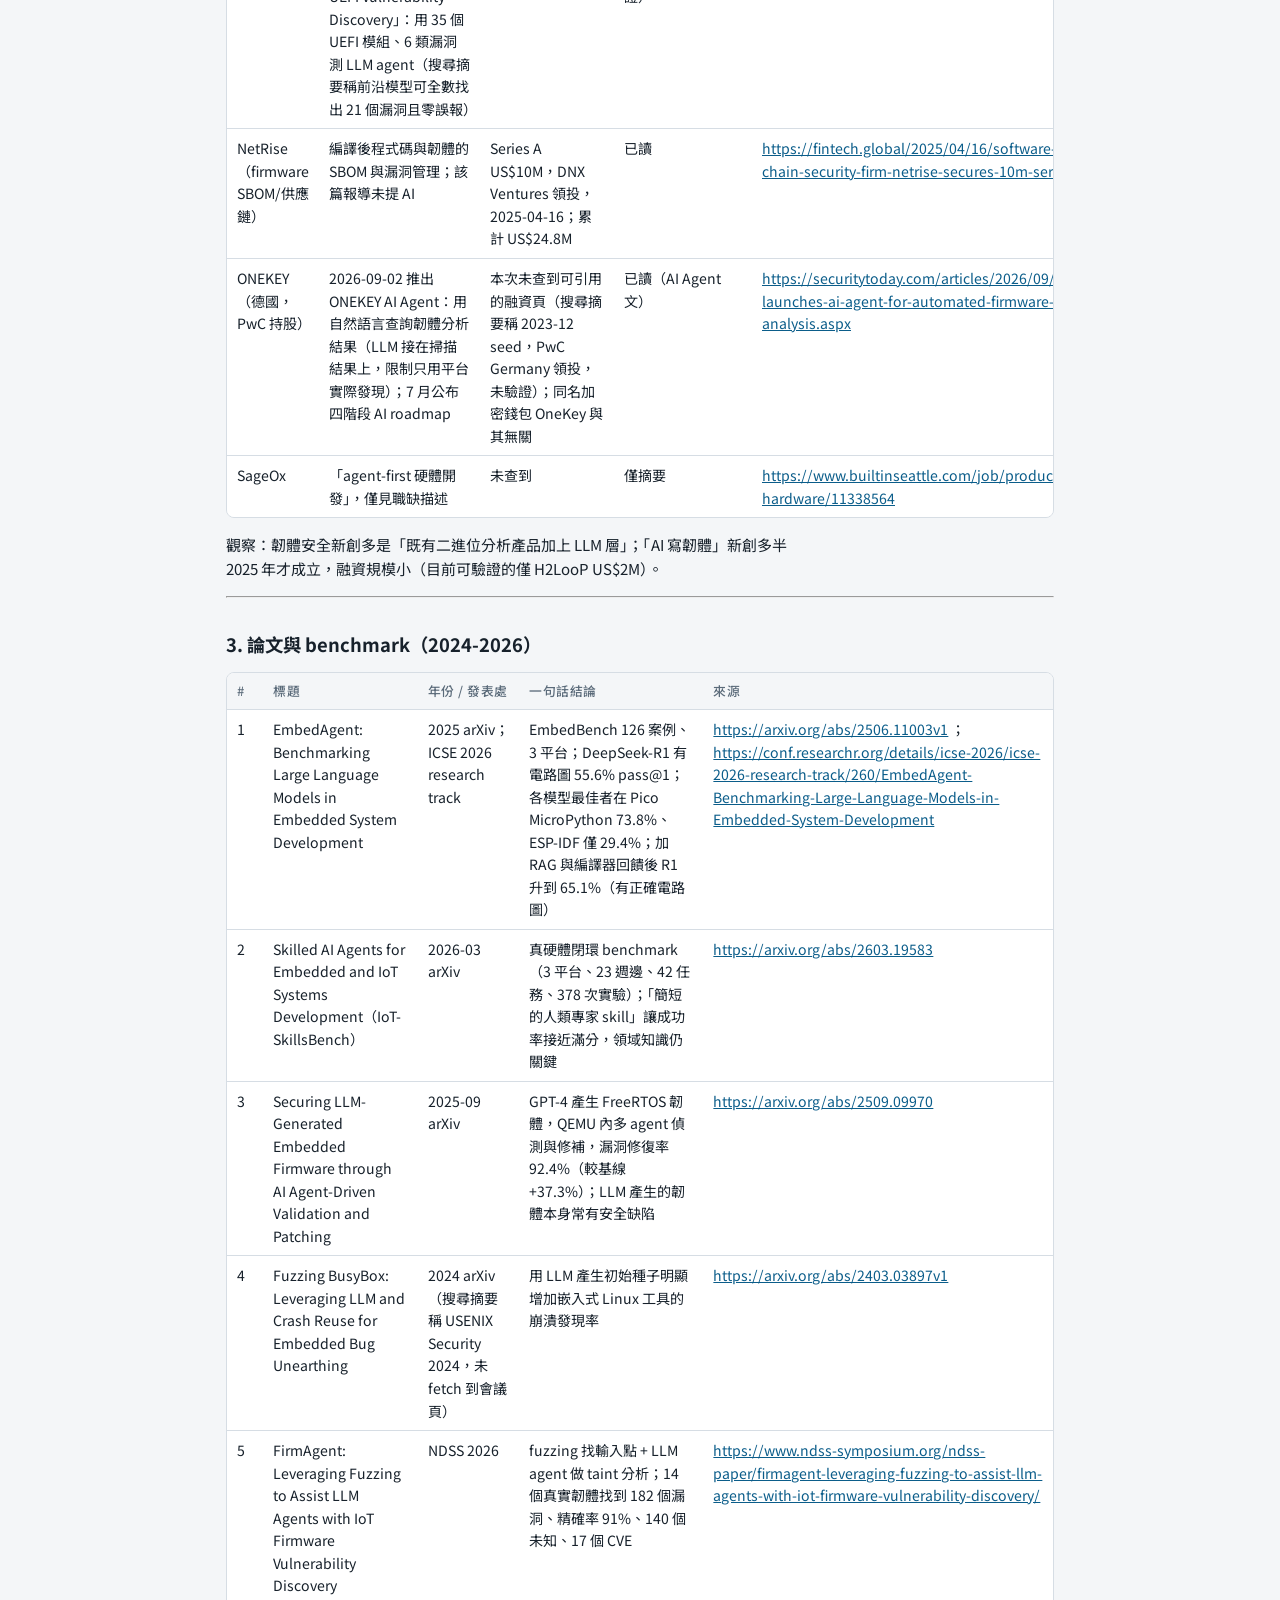
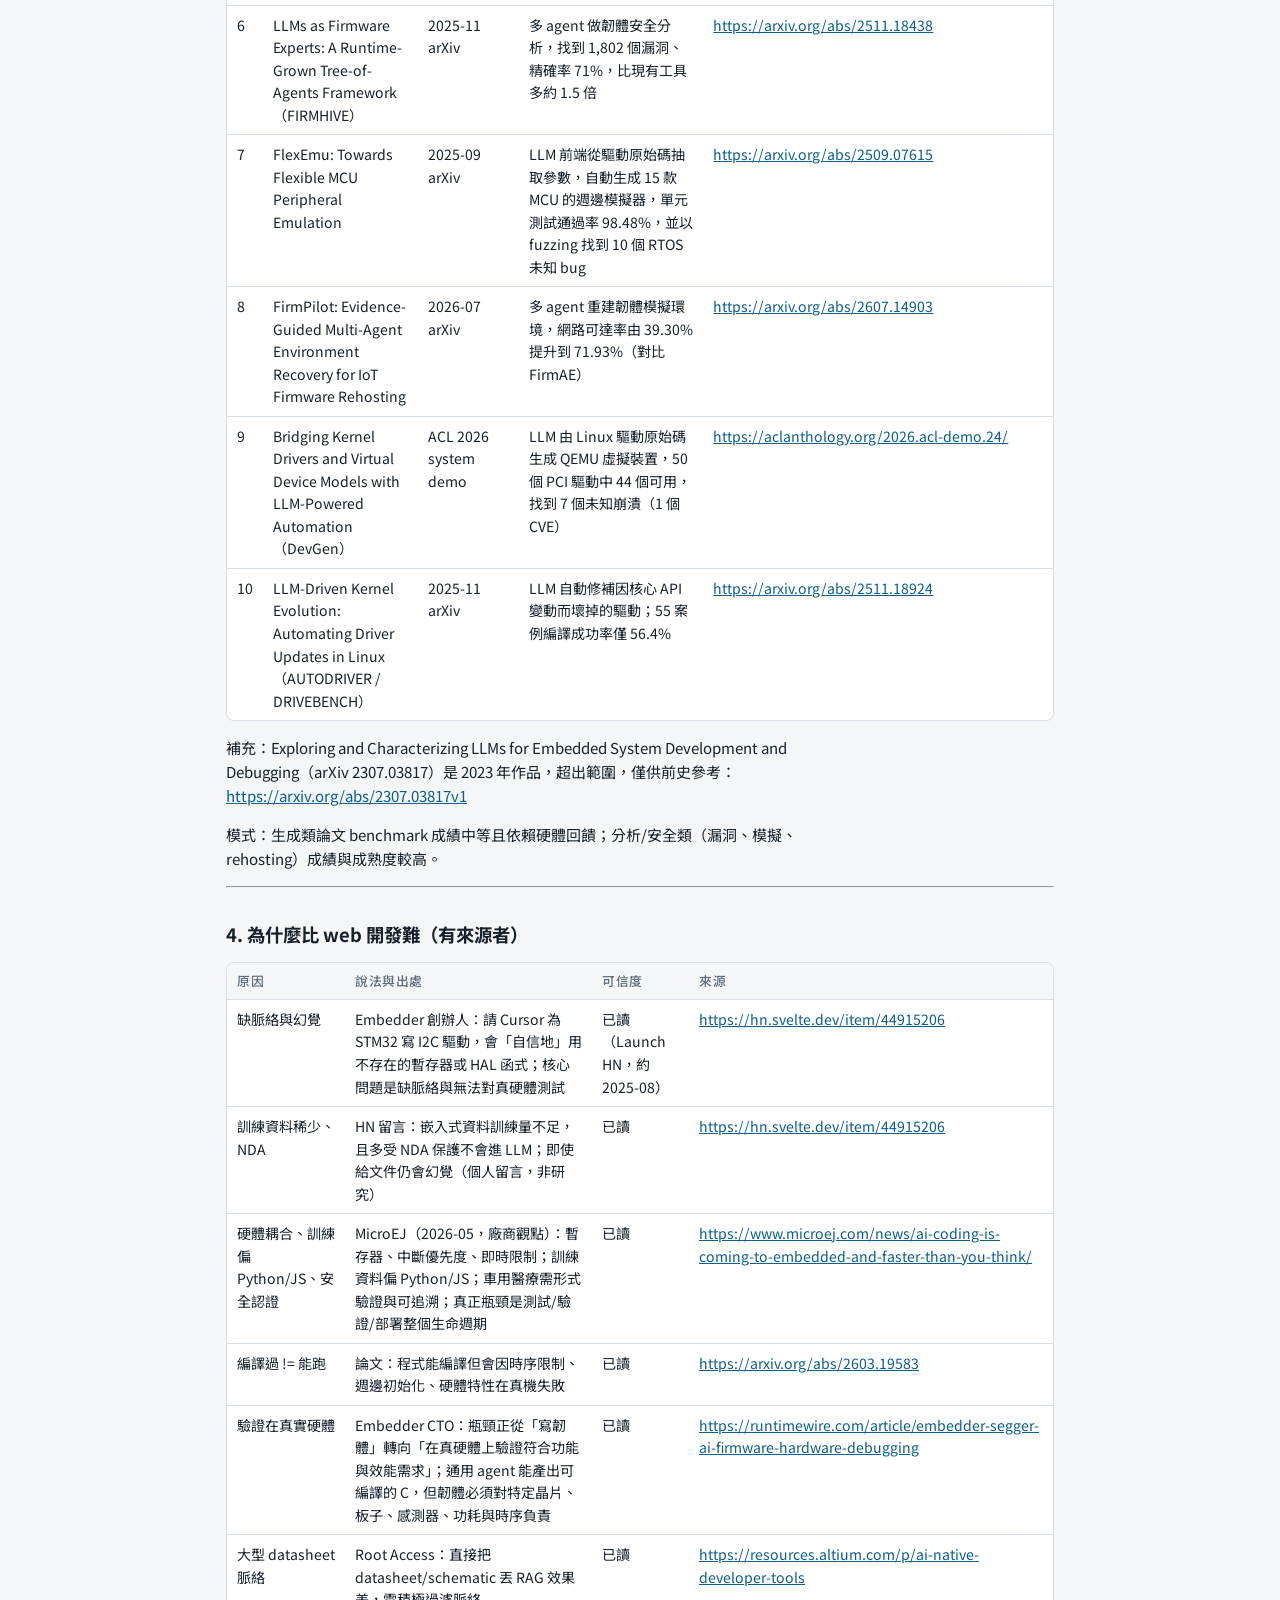
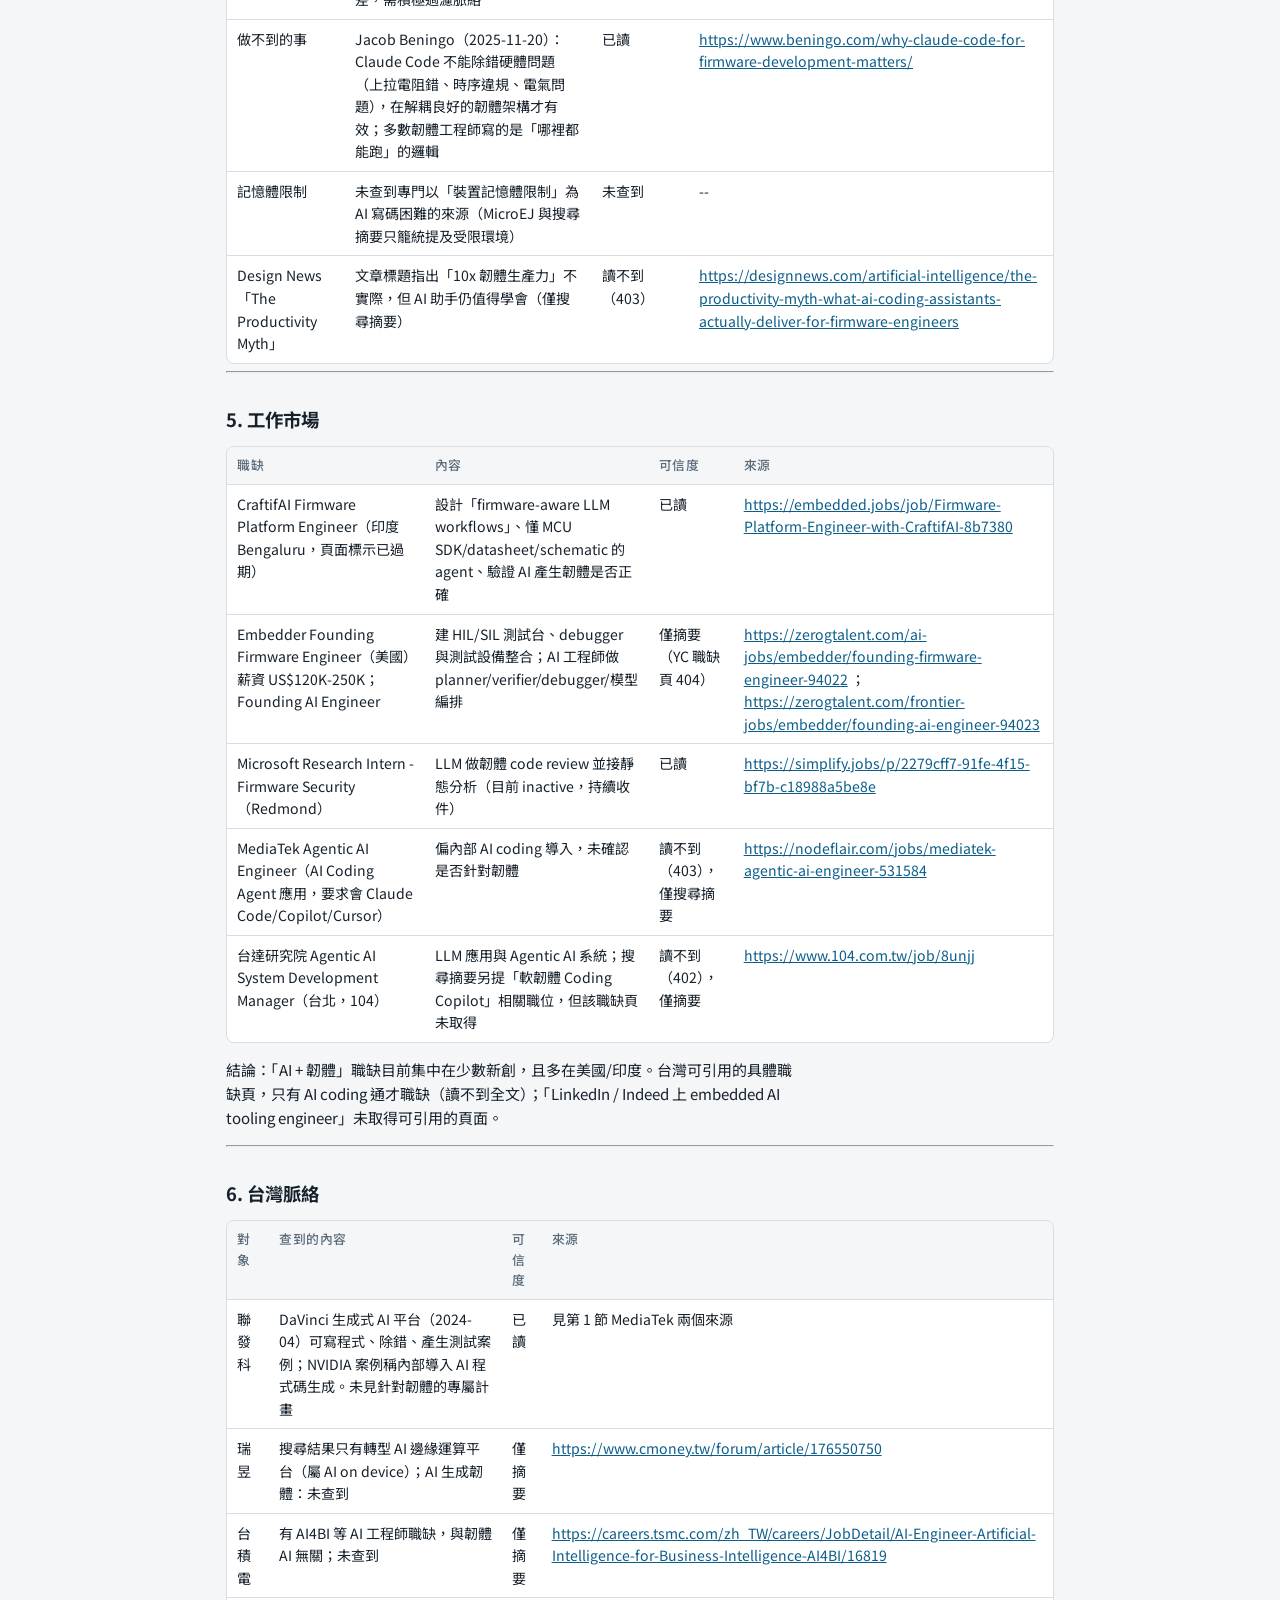
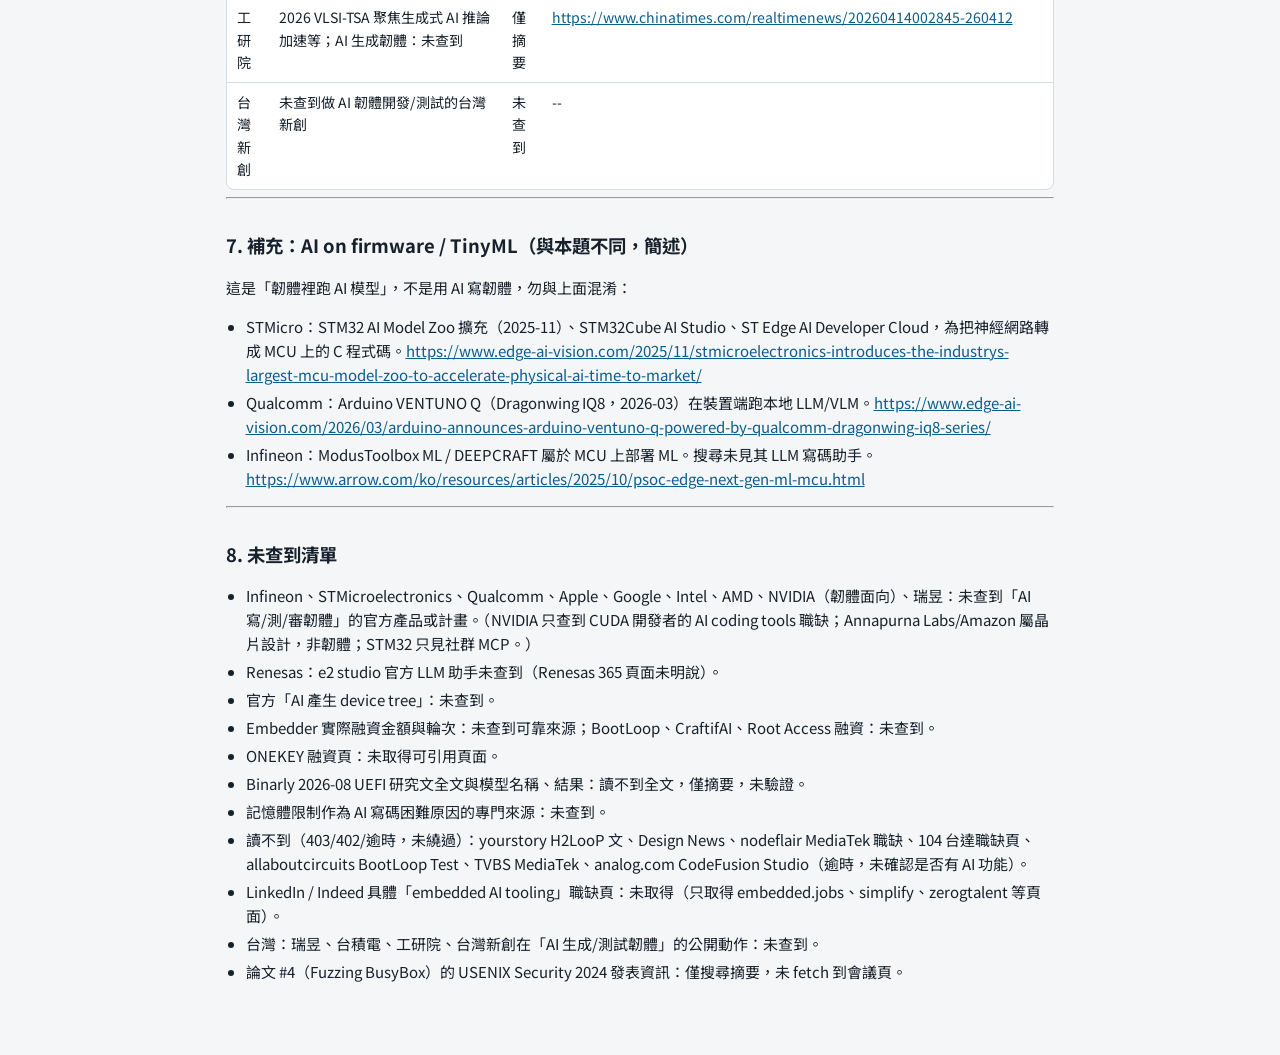
<file: pages/ai-for-firmware-industry.html>
<!doctype html><html lang="zh-Hant"><head><meta charset="utf-8"><meta name="viewport" content="width=device-width,initial-scale=1,viewport-fit=cover"><title>AI for 韌體：業界現況調查（2026-10-07）</title><link rel="stylesheet" href="https://fonts.googleapis.com/css2?family=Noto+Sans+TC:wght@400;500;700&family=IBM+Plex+Mono:wght@400;500&display=swap"><link rel="stylesheet" href="../style.css"></head><body><div class="wrap article"><a class="back" href="../index.html#research">← 回首頁</a>
<h1>AI for 韌體：業界現況調查（2026-10-07）</h1>
<p>範圍：「AI 幫人寫／測／驗證／分析韌體」(AI for firmware)。韌體裡跑 AI (TinyML / AI on firmware) 只放最後一節。<br>
方法：本次 session 內 WebSearch + WebFetch（約 45 次）。每項標註來源 URL 與年份。<br>
可信度標記：【已讀】= 本次實際 fetch 到頁面內容；【僅摘要】= 只看到搜尋結果摘要，頁面讀不到或未 fetch，數字請自行再確認；【讀不到】= 403/402/逾時，未繞過。</p>
<hr>
<h2>0. 一句話結論</h2>
<ul><li>有，而且 2025-2026 加速：MCU 廠（NXP、TI、Nordic、Espressif、Silicon Labs）都在 IDE 裡接 LLM agent / MCP，讓 agent 能 build、flash、debug、查文件；專門做「AI 寫韌體並在真板子上驗證」的新創（Embedder、BootLoop、H2LooP、CraftifAI）已出現。</li><li>瓶頸不在「寫出 C 程式」，而在「對特定晶片的正確性驗證」。學界 benchmark 顯示：不給硬體資訊與回饋，成功率偏低（EmbedBench 最佳約 55-65%）。</li><li>學術上最熱的子題是 firmware 安全（fuzzing、漏洞發現、rehosting / 模擬），不是量產韌體生成。</li><li>台灣端：只查到聯發科的通用 AI 平台與一則 AI coding agent 職缺（僅摘要），瑞昱、台積電、工研院「AI 生成韌體」的公開動作未查到。</li></ul>
<hr>
<h2>1. 大公司</h2>
<p>只列查到者。注意：多數是「MCP / agent 接入 IDE」，不是自家訓練的韌體專用 LLM。</p>
<div class="tbl"><table>
<thead><tr><th>公司</th><th>查到的內容</th><th>年份</th><th>可信度</th><th>來源</th></tr></thead>
<tbody>
<tr><td>NXP</td><td>Agentic AI Development：MCUXpresso for VS Code 與 S32 Design Studio 讓 LLM agent 操作 IDE/編譯器/設定工具，可 build、flash、debug、設定週邊；另有 MCP 文件伺服器、FreeMASTER MCP；頁面標明「experimental beta」</td><td>2025-2026（頁面無明確日期）</td><td>已讀</td><td><a href="https://www.nxp.com/design/design-center/software/agentic-ai-development:AGENTIC-AI" target="_blank" rel="noopener">https://www.nxp.com/design/design-center/software/agentic-ai-development:AGENTIC-AI</a></td></tr>
<tr><td>TI</td><td>CCStudio IDE 加入 AI 助手（Embedded World 2026 展出）：理解 TI SDK 與文件的程式碼生成、SysConfig 週邊/腳位/時脈設定自動化、AI 輔助除錯（跑程式、下中斷點、看變數）</td><td>2026-03-18</td><td>已讀</td><td><a href="https://www.electromaker.io/blog/article/texas-instruments-adds-ai-development-tools-to-code-composer-studio" target="_blank" rel="noopener">https://www.electromaker.io/blog/article/texas-instruments-adds-ai-development-tools-to-code-composer-studio</a></td></tr>
<tr><td>Nordic</td><td>2026-05-28 宣布 AI-assisted development：Nordic MCP servers 給 AI 助手 SDK 文件、API、裝置設定、nRF Cloud 現場資料；訴求 SDK 版本遷移、自訂板 bring-up、現場當機診斷</td><td>2026</td><td>已讀</td><td><a href="https://www.nordicsemi.com/Nordic-news/2026/05/Nordic-Semiconductor-brings-AI-assisted-development-to-the-entire-product-lifecycle" target="_blank" rel="noopener">https://www.nordicsemi.com/Nordic-news/2026/05/Nordic-Semiconductor-brings-AI-assisted-development-to-the-entire-product-lifecycle</a></td></tr>
<tr><td>Espressif</td><td>ESP-IDF v6.0 內建 Tools 本機 MCP server：set_target / build_project / flash_project / clean_project，供 Cursor、Claude Code 等控制；另有 Documentation MCP server（搜尋結果提及）</td><td>2026-04-28</td><td>已讀</td><td><a href="https://developer.espressif.com/blog/2026/04/esp-idf-tools-mcp-server/" target="_blank" rel="noopener">https://developer.espressif.com/blog/2026/04/esp-idf-tools-mcp-server/</a></td></tr>
<tr><td>Silicon Labs</td><td>Simplicity Ecosystem：Simplicity AI SDK 預計 2026 公開測試，VS Code 內「對程式碼聊天」（解釋函式、追錯、建議改善）；應用程式生成仍是 roadmap</td><td>2025-10-22</td><td>已讀</td><td><a href="https://news.silabs.com/2025-10-22-Silicon-Labs-Unveils-the-Next-Evolution-of-IoT-Development-with-the-Simplicity-Ecosystem" target="_blank" rel="noopener">https://news.silabs.com/2025-10-22-Silicon-Labs-Unveils-the-Next-Evolution-of-IoT-Development-with-the-Simplicity-Ecosystem</a></td></tr>
<tr><td>Microchip</td><td>MCP Server：讓 LLM 查 Microchip 規格、datasheet、庫存價格（資料存取，非程式碼生成）</td><td>2025-11-06</td><td>已讀</td><td><a href="https://seekingalpha.com/pr/20296406-microchip-technology-unveils-model-context-protocol-mcp-server-to-power-ai-driven-product" target="_blank" rel="noopener">https://seekingalpha.com/pr/20296406-microchip-technology-unveils-model-context-protocol-mcp-server-to-power-ai-driven-product</a></td></tr>
<tr><td>Arm</td><td>Arm MCP Server（接 GitHub Copilot、Kiro、Claude Code 等）；2026-03 兩個 Kiro Powers，其中 Arm SoC Migration Power 協助嵌入式團隊在 Arm 平台間遷移軟體（偏分析/規劃）</td><td>2026-03-11</td><td>已讀（Kiro 文）／MCP 頁僅摘要</td><td><a href="https://developer.arm.com/community/arm-community-blogs/b/ai-blog/posts/from-cloud-to-edge-expanding-agentic-development-on-arm-with-new-kiro-powers" target="_blank" rel="noopener">https://developer.arm.com/community/arm-community-blogs/b/ai-blog/posts/from-cloud-to-edge-expanding-agentic-development-on-arm-with-new-kiro-powers</a> ；<a href="https://developer.arm.com/servers-and-cloud-computing/arm-mcp-server" target="_blank" rel="noopener">https://developer.arm.com/servers-and-cloud-computing/arm-mcp-server</a></td></tr>
<tr><td>Microsoft</td><td>Summer 2026 Research Intern（Firmware Security）：原型化「LLM 做 firmware code review」並整合靜態分析。僅是實習職缺，不是產品</td><td>2026</td><td>已讀</td><td><a href="https://simplify.jobs/p/2279cff7-91fe-4f15-bf7b-c18988a5be8e" target="_blank" rel="noopener">https://simplify.jobs/p/2279cff7-91fe-4f15-bf7b-c18988a5be8e</a></td></tr>
<tr><td>MediaTek</td><td>NVIDIA 客戶案例稱聯發科導入 AI 輔助程式碼生成，「大幅降低程式設計時間與錯誤率」（通用軟體開發，未特指韌體）；DaVinci 平台可「寫程式、除錯、產生測試案例」</td><td>客戶案例日期頁面未顯示；DaVinci 文 2024-04-09</td><td>已讀</td><td><a href="https://www.nvidia.com/zh-tw/customer-stories/mediatek-ai-factory/" target="_blank" rel="noopener">https://www.nvidia.com/zh-tw/customer-stories/mediatek-ai-factory/</a> ；<a href="https://www.inside.com.tw/article/34695-mediatek-davinci-breexe" target="_blank" rel="noopener">https://www.inside.com.tw/article/34695-mediatek-davinci-breexe</a></td></tr>
<tr><td>Renesas</td><td>Renesas 365 平台（2026-03-31 報導）含「AI-assisted」解決方案，但 fetch 到的內容未說明是 LLM 寫程式；社群有人要求 e2 studio 原生 AI 支援（僅摘要）</td><td>2026</td><td>已讀（內容模糊）</td><td><a href="https://embeddedcomputing.com/technology/software-and-os/ides-application-programming/renesas-press-conference-at-embedded-world-2026" target="_blank" rel="noopener">https://embeddedcomputing.com/technology/software-and-os/ides-application-programming/renesas-press-conference-at-embedded-world-2026</a></td></tr>
<tr><td>AMI（UEFI/BIOS 韌體廠，非晶片廠）</td><td>AMILiA：AI 助手吸收原始碼、設計文件，協助韌體工程師排錯與客戶支援；官方宣稱開發生產力 +25%、支援成本 -30%（廠商自稱）</td><td>2025-11-17</td><td>已讀</td><td><a href="https://www.ami.com/resources/ami-announces-amilia-ai-powered-assistant-for-firmware-support/" target="_blank" rel="noopener">https://www.ami.com/resources/ami-announces-amilia-ai-powered-assistant-for-firmware-support/</a></td></tr>
</tbody></table></div>
<p>未查到「公司官方 AI 產生 device tree / 寄存器配置」的獨立產品：TI 的 SysConfig 自動化與 NXP 的週邊設定（UART、LED）最接近，已列於上。<br>
Infineon、STMicro、Qualcomm、Apple、Google、Intel、AMD、NVIDIA、Realtek：本次未查到「AI 寫/測韌體」的官方產品或計畫（詳見第 8 節）。<br>
附帶：STM32 有多個社群 MCP server（stm32-mcp 等，非 ST 官方）：<a href="https://pypi.org/project/stm32-mcp/" target="_blank" rel="noopener">https://pypi.org/project/stm32-mcp/</a></p>
<hr>
<h2>2. 新創</h2>
<div class="tbl"><table>
<thead><tr><th>公司</th><th>做什麼</th><th>融資 / 狀態（有來源才寫）</th><th>可信度</th><th>來源</th></tr></thead>
<tbody>
<tr><td>Embedder（YC S25，舊金山）</td><td>「embedded software 的 AI agent 平台」：讀 datasheet、產生 C/C++ 韌體、在真實硬體閉環驗證。2026-09-10 與 SEGGER 合作，agent 直接控制 J-Link/J-Trace（flash、斷點、看記憶體）</td><td>融資金額未查到可靠來源。搜尋摘要稱「CRV、Box Group、Emerson Collective 支持」「5,000+ 工程師、100+ 付費客戶」（廠商自稱，僅摘要）；另一聚合站稱 pre-seed 約 $500K（2025-09，低可信，未驗證）</td><td>已讀（YC、runtimewire）；其餘僅摘要</td><td><a href="https://ycombinator.com/companies/embedder" target="_blank" rel="noopener">https://ycombinator.com/companies/embedder</a> ；<a href="https://runtimewire.com/article/embedder-segger-ai-firmware-hardware-debugging" target="_blank" rel="noopener">https://runtimewire.com/article/embedder-segger-ai-firmware-hardware-debugging</a> ；<a href="https://www.vcbacked.co/company/embedder" target="_blank" rel="noopener">https://www.vcbacked.co/company/embedder</a></td></tr>
<tr><td>BootLoop（YC）</td><td>AI agent 在真板子上寫、測、除錯韌體；創辦人曾在 SpaceX（Raptor 韌體）。另推 BootLoop Test：吃 PCB 設計與 datasheet，自動產生暫存器層級 HIL 測試（2026-06，僅摘要）</td><td>融資未查到</td><td>YC launch 頁已讀；Test 產品僅摘要（allaboutcircuits 403）</td><td><a href="https://www.ycombinator.com/launches/Nwt-bootloop-ai-agent-for-firmware-embedded-software" target="_blank" rel="noopener">https://www.ycombinator.com/launches/Nwt-bootloop-ai-agent-for-firmware-embedded-software</a> ；<a href="https://www.allaboutcircuits.com/news/bootloop-unveils-tool-enabling-ai-powered-hardware-in-the-loop-testing/" target="_blank" rel="noopener">https://www.allaboutcircuits.com/news/bootloop-unveils-tool-enabling-ai-powered-hardware-in-the-loop-testing/</a></td></tr>
<tr><td>H2LooP（印度）</td><td>為硬體系統軟體做 AI 工具：硬體工程資料平台、嵌入式專用 coding 模型、驗證層；客戶含半導體、國防、電信 OEM，入選 Infineon Global Startup Program</td><td>Seed US$2M，Speciale Invest 與 3one4 Capital 共同領投，2026 年（BusinessToday 網址日期 2026-04-07；頁面摘要寫 3 月 7 日，兩者不一致，以「2026 年春」為準）</td><td>已讀</td><td><a href="https://www.businesstoday.in/amp/technology/story/ai-startup-h2loop-raises-2-million-funding-led-by-speciale-invest-3one4-capital-524375-2026-04-07" target="_blank" rel="noopener">https://www.businesstoday.in/amp/technology/story/ai-startup-h2loop-raises-2-million-funding-led-by-speciale-invest-3one4-capital-524375-2026-04-07</a></td></tr>
<tr><td>CraftifAI（印度）</td><td>FirmGen：AI 輔助生成、build、flash、debug、驗證多 MCU 平台韌體</td><td>融資未查到</td><td>職缺頁已讀</td><td><a href="https://embedded.jobs/job/Firmware-Platform-Engineer-with-CraftifAI-8b7380" target="_blank" rel="noopener">https://embedded.jobs/job/Firmware-Platform-Engineer-with-CraftifAI-8b7380</a></td></tr>
<tr><td>Root Access（Hideout 硬體 IDE）</td><td>針對嵌入式微調模型，並壓縮 datasheet/schematic 脈絡以減少幻覺；與 Altium/Octopart 整合</td><td>融資未查到</td><td>已讀</td><td><a href="https://resources.altium.com/p/ai-native-developer-tools" target="_blank" rel="noopener">https://resources.altium.com/p/ai-native-developer-tools</a></td></tr>
<tr><td>Binarly（LA，firmware 安全）</td><td>AI 驅動的韌體/軟體供應鏈安全平台（二進位分析，不需原始碼）</td><td>Seed US$10.5M，Two Bear Capital 領投，2024-03-26/27；先前 2022 年 US$3.6M</td><td>已讀</td><td><a href="https://fintech.global/2024/03/27/binarly-secures-10-5m-to-bolster-software-supply-chain-security-efforts/" target="_blank" rel="noopener">https://fintech.global/2024/03/27/binarly-secures-10-5m-to-bolster-software-supply-chain-security-efforts/</a></td></tr>
<tr><td>Binarly 研究文</td><td>2026-08 部落格「Can AI Hack Firmware? Evaluating LLMs on UEFI Vulnerability Discovery」：用 35 個 UEFI 模組、6 類漏洞測 LLM agent（搜尋摘要稱前沿模型可全數找出 21 個漏洞且零誤報）</td><td>--</td><td>僅摘要（頁面內容讀不到全文，模型名稱與數字未驗證）</td><td><a href="https://www.binarly.io/blog/uefi-vulnerability-discovery-ai" target="_blank" rel="noopener">https://www.binarly.io/blog/uefi-vulnerability-discovery-ai</a></td></tr>
<tr><td>NetRise（firmware SBOM/供應鏈）</td><td>編譯後程式碼與韌體的 SBOM 與漏洞管理；該篇報導未提 AI</td><td>Series A US$10M，DNX Ventures 領投，2025-04-16；累計 US$24.8M</td><td>已讀</td><td><a href="https://fintech.global/2025/04/16/software-supply-chain-security-firm-netrise-secures-10m-series-a-round/" target="_blank" rel="noopener">https://fintech.global/2025/04/16/software-supply-chain-security-firm-netrise-secures-10m-series-a-round/</a></td></tr>
<tr><td>ONEKEY（德國，PwC 持股）</td><td>2026-09-02 推出 ONEKEY AI Agent：用自然語言查詢韌體分析結果（LLM 接在掃描結果上，限制只用平台實際發現）；7 月公布四階段 AI roadmap</td><td>本次未查到可引用的融資頁（搜尋摘要稱 2023-12 seed，PwC Germany 領投，未驗證）；同名加密錢包 OneKey 與其無關</td><td>已讀（AI Agent 文）</td><td><a href="https://securitytoday.com/articles/2026/09/02/onekey-launches-ai-agent-for-automated-firmware-security-analysis.aspx" target="_blank" rel="noopener">https://securitytoday.com/articles/2026/09/02/onekey-launches-ai-agent-for-automated-firmware-security-analysis.aspx</a></td></tr>
<tr><td>SageOx</td><td>「agent-first 硬體開發」，僅見職缺描述</td><td>未查到</td><td>僅摘要</td><td><a href="https://www.builtinseattle.com/job/product-engineer-hardware/11338564" target="_blank" rel="noopener">https://www.builtinseattle.com/job/product-engineer-hardware/11338564</a></td></tr>
</tbody></table></div>
<p>觀察：韌體安全新創多是「既有二進位分析產品加上 LLM 層」；「AI 寫韌體」新創多半 2025 年才成立，融資規模小（目前可驗證的僅 H2LooP US$2M）。</p>
<hr>
<h2>3. 論文與 benchmark（2024-2026）</h2>
<div class="tbl"><table>
<thead><tr><th>#</th><th>標題</th><th>年份 / 發表處</th><th>一句話結論</th><th>來源</th></tr></thead>
<tbody>
<tr><td>1</td><td>EmbedAgent: Benchmarking Large Language Models in Embedded System Development</td><td>2025 arXiv；ICSE 2026 research track</td><td>EmbedBench 126 案例、3 平台；DeepSeek-R1 有電路圖 55.6% pass@1；各模型最佳者在 Pico MicroPython 73.8%、ESP-IDF 僅 29.4%；加 RAG 與編譯器回饋後 R1 升到 65.1%（有正確電路圖）</td><td><a href="https://arxiv.org/abs/2506.11003v1" target="_blank" rel="noopener">https://arxiv.org/abs/2506.11003v1</a> ；<a href="https://conf.researchr.org/details/icse-2026/icse-2026-research-track/260/EmbedAgent-Benchmarking-Large-Language-Models-in-Embedded-System-Development" target="_blank" rel="noopener">https://conf.researchr.org/details/icse-2026/icse-2026-research-track/260/EmbedAgent-Benchmarking-Large-Language-Models-in-Embedded-System-Development</a></td></tr>
<tr><td>2</td><td>Skilled AI Agents for Embedded and IoT Systems Development（IoT-SkillsBench）</td><td>2026-03 arXiv</td><td>真硬體閉環 benchmark（3 平台、23 週邊、42 任務、378 次實驗）；「簡短的人類專家 skill」讓成功率接近滿分，領域知識仍關鍵</td><td><a href="https://arxiv.org/abs/2603.19583" target="_blank" rel="noopener">https://arxiv.org/abs/2603.19583</a></td></tr>
<tr><td>3</td><td>Securing LLM-Generated Embedded Firmware through AI Agent-Driven Validation and Patching</td><td>2025-09 arXiv</td><td>GPT-4 產生 FreeRTOS 韌體，QEMU 內多 agent 偵測與修補，漏洞修復率 92.4%（較基線 +37.3%）；LLM 產生的韌體本身常有安全缺陷</td><td><a href="https://arxiv.org/abs/2509.09970" target="_blank" rel="noopener">https://arxiv.org/abs/2509.09970</a></td></tr>
<tr><td>4</td><td>Fuzzing BusyBox: Leveraging LLM and Crash Reuse for Embedded Bug Unearthing</td><td>2024 arXiv（搜尋摘要稱 USENIX Security 2024，未 fetch 到會議頁）</td><td>用 LLM 產生初始種子明顯增加嵌入式 Linux 工具的崩潰發現率</td><td><a href="https://arxiv.org/abs/2403.03897v1" target="_blank" rel="noopener">https://arxiv.org/abs/2403.03897v1</a></td></tr>
<tr><td>5</td><td>FirmAgent: Leveraging Fuzzing to Assist LLM Agents with IoT Firmware Vulnerability Discovery</td><td>NDSS 2026</td><td>fuzzing 找輸入點 + LLM agent 做 taint 分析；14 個真實韌體找到 182 個漏洞、精確率 91%、140 個未知、17 個 CVE</td><td><a href="https://www.ndss-symposium.org/ndss-paper/firmagent-leveraging-fuzzing-to-assist-llm-agents-with-iot-firmware-vulnerability-discovery/" target="_blank" rel="noopener">https://www.ndss-symposium.org/ndss-paper/firmagent-leveraging-fuzzing-to-assist-llm-agents-with-iot-firmware-vulnerability-discovery/</a></td></tr>
<tr><td>6</td><td>LLMs as Firmware Experts: A Runtime-Grown Tree-of-Agents Framework（FIRMHIVE）</td><td>2025-11 arXiv</td><td>多 agent 做韌體安全分析，找到 1,802 個漏洞、精確率 71%，比現有工具多約 1.5 倍</td><td><a href="https://arxiv.org/abs/2511.18438" target="_blank" rel="noopener">https://arxiv.org/abs/2511.18438</a></td></tr>
<tr><td>7</td><td>FlexEmu: Towards Flexible MCU Peripheral Emulation</td><td>2025-09 arXiv</td><td>LLM 前端從驅動原始碼抽取參數，自動生成 15 款 MCU 的週邊模擬器，單元測試通過率 98.48%，並以 fuzzing 找到 10 個 RTOS 未知 bug</td><td><a href="https://arxiv.org/abs/2509.07615" target="_blank" rel="noopener">https://arxiv.org/abs/2509.07615</a></td></tr>
<tr><td>8</td><td>FirmPilot: Evidence-Guided Multi-Agent Environment Recovery for IoT Firmware Rehosting</td><td>2026-07 arXiv</td><td>多 agent 重建韌體模擬環境，網路可達率由 39.30% 提升到 71.93%（對比 FirmAE）</td><td><a href="https://arxiv.org/abs/2607.14903" target="_blank" rel="noopener">https://arxiv.org/abs/2607.14903</a></td></tr>
<tr><td>9</td><td>Bridging Kernel Drivers and Virtual Device Models with LLM-Powered Automation（DevGen）</td><td>ACL 2026 system demo</td><td>LLM 由 Linux 驅動原始碼生成 QEMU 虛擬裝置，50 個 PCI 驅動中 44 個可用，找到 7 個未知崩潰（1 個 CVE）</td><td><a href="https://aclanthology.org/2026.acl-demo.24/" target="_blank" rel="noopener">https://aclanthology.org/2026.acl-demo.24/</a></td></tr>
<tr><td>10</td><td>LLM-Driven Kernel Evolution: Automating Driver Updates in Linux（AUTODRIVER / DRIVEBENCH）</td><td>2025-11 arXiv</td><td>LLM 自動修補因核心 API 變動而壞掉的驅動；55 案例編譯成功率僅 56.4%</td><td><a href="https://arxiv.org/abs/2511.18924" target="_blank" rel="noopener">https://arxiv.org/abs/2511.18924</a></td></tr>
</tbody></table></div>
<p>補充：Exploring and Characterizing LLMs for Embedded System Development and Debugging（arXiv 2307.03817）是 2023 年作品，超出範圍，僅供前史參考：<a href="https://arxiv.org/abs/2307.03817v1" target="_blank" rel="noopener">https://arxiv.org/abs/2307.03817v1</a></p>
<p>模式：生成類論文 benchmark 成績中等且依賴硬體回饋；分析/安全類（漏洞、模擬、rehosting）成績與成熟度較高。</p>
<hr>
<h2>4. 為什麼比 web 開發難（有來源者）</h2>
<div class="tbl"><table>
<thead><tr><th>原因</th><th>說法與出處</th><th>可信度</th><th>來源</th></tr></thead>
<tbody>
<tr><td>缺脈絡與幻覺</td><td>Embedder 創辦人：請 Cursor 為 STM32 寫 I2C 驅動，會「自信地」用不存在的暫存器或 HAL 函式；核心問題是缺脈絡與無法對真硬體測試</td><td>已讀（Launch HN，約 2025-08）</td><td><a href="https://hn.svelte.dev/item/44915206" target="_blank" rel="noopener">https://hn.svelte.dev/item/44915206</a></td></tr>
<tr><td>訓練資料稀少、NDA</td><td>HN 留言：嵌入式資料訓練量不足，且多受 NDA 保護不會進 LLM；即使給文件仍會幻覺（個人留言，非研究）</td><td>已讀</td><td><a href="https://hn.svelte.dev/item/44915206" target="_blank" rel="noopener">https://hn.svelte.dev/item/44915206</a></td></tr>
<tr><td>硬體耦合、訓練偏 Python/JS、安全認證</td><td>MicroEJ（2026-05，廠商觀點）：暫存器、中斷優先度、即時限制；訓練資料偏 Python/JS；車用醫療需形式驗證與可追溯；真正瓶頸是測試/驗證/部署整個生命週期</td><td>已讀</td><td><a href="https://www.microej.com/news/ai-coding-is-coming-to-embedded-and-faster-than-you-think/" target="_blank" rel="noopener">https://www.microej.com/news/ai-coding-is-coming-to-embedded-and-faster-than-you-think/</a></td></tr>
<tr><td>編譯過 != 能跑</td><td>論文：程式能編譯但會因時序限制、週邊初始化、硬體特性在真機失敗</td><td>已讀</td><td><a href="https://arxiv.org/abs/2603.19583" target="_blank" rel="noopener">https://arxiv.org/abs/2603.19583</a></td></tr>
<tr><td>驗證在真實硬體</td><td>Embedder CTO：瓶頸正從「寫韌體」轉向「在真硬體上驗證符合功能與效能需求」；通用 agent 能產出可編譯的 C，但韌體必須對特定晶片、板子、感測器、功耗與時序負責</td><td>已讀</td><td><a href="https://runtimewire.com/article/embedder-segger-ai-firmware-hardware-debugging" target="_blank" rel="noopener">https://runtimewire.com/article/embedder-segger-ai-firmware-hardware-debugging</a></td></tr>
<tr><td>大型 datasheet 脈絡</td><td>Root Access：直接把 datasheet/schematic 丟 RAG 效果差，需積極過濾脈絡</td><td>已讀</td><td><a href="https://resources.altium.com/p/ai-native-developer-tools" target="_blank" rel="noopener">https://resources.altium.com/p/ai-native-developer-tools</a></td></tr>
<tr><td>做不到的事</td><td>Jacob Beningo（2025-11-20）：Claude Code 不能除錯硬體問題（上拉電阻錯、時序違規、電氣問題），在解耦良好的韌體架構才有效；多數韌體工程師寫的是「哪裡都能跑」的邏輯</td><td>已讀</td><td><a href="https://www.beningo.com/why-claude-code-for-firmware-development-matters/" target="_blank" rel="noopener">https://www.beningo.com/why-claude-code-for-firmware-development-matters/</a></td></tr>
<tr><td>記憶體限制</td><td>未查到專門以「裝置記憶體限制」為 AI 寫碼困難的來源（MicroEJ 與搜尋摘要只籠統提及受限環境）</td><td>未查到</td><td>--</td></tr>
<tr><td>Design News「The Productivity Myth」</td><td>文章標題指出「10x 韌體生產力」不實際，但 AI 助手仍值得學會（僅搜尋摘要）</td><td>讀不到（403）</td><td><a href="https://designnews.com/artificial-intelligence/the-productivity-myth-what-ai-coding-assistants-actually-deliver-for-firmware-engineers" target="_blank" rel="noopener">https://designnews.com/artificial-intelligence/the-productivity-myth-what-ai-coding-assistants-actually-deliver-for-firmware-engineers</a></td></tr>
</tbody></table></div>
<hr>
<h2>5. 工作市場</h2>
<div class="tbl"><table>
<thead><tr><th>職缺</th><th>內容</th><th>可信度</th><th>來源</th></tr></thead>
<tbody>
<tr><td>CraftifAI Firmware Platform Engineer（印度 Bengaluru，頁面標示已過期）</td><td>設計「firmware-aware LLM workflows」、懂 MCU SDK/datasheet/schematic 的 agent、驗證 AI 產生韌體是否正確</td><td>已讀</td><td><a href="https://embedded.jobs/job/Firmware-Platform-Engineer-with-CraftifAI-8b7380" target="_blank" rel="noopener">https://embedded.jobs/job/Firmware-Platform-Engineer-with-CraftifAI-8b7380</a></td></tr>
<tr><td>Embedder Founding Firmware Engineer（美國）薪資 US$120K-250K；Founding AI Engineer</td><td>建 HIL/SIL 測試台、debugger 與測試設備整合；AI 工程師做 planner/verifier/debugger/模型編排</td><td>僅摘要（YC 職缺頁 404）</td><td><a href="https://zerogtalent.com/ai-jobs/embedder/founding-firmware-engineer-94022" target="_blank" rel="noopener">https://zerogtalent.com/ai-jobs/embedder/founding-firmware-engineer-94022</a> ；<a href="https://zerogtalent.com/frontier-jobs/embedder/founding-ai-engineer-94023" target="_blank" rel="noopener">https://zerogtalent.com/frontier-jobs/embedder/founding-ai-engineer-94023</a></td></tr>
<tr><td>Microsoft Research Intern - Firmware Security（Redmond）</td><td>LLM 做韌體 code review 並接靜態分析（目前 inactive，持續收件）</td><td>已讀</td><td><a href="https://simplify.jobs/p/2279cff7-91fe-4f15-bf7b-c18988a5be8e" target="_blank" rel="noopener">https://simplify.jobs/p/2279cff7-91fe-4f15-bf7b-c18988a5be8e</a></td></tr>
<tr><td>MediaTek Agentic AI Engineer（AI Coding Agent 應用，要求會 Claude Code/Copilot/Cursor）</td><td>偏內部 AI coding 導入，未確認是否針對韌體</td><td>讀不到（403），僅搜尋摘要</td><td><a href="https://nodeflair.com/jobs/mediatek-agentic-ai-engineer-531584" target="_blank" rel="noopener">https://nodeflair.com/jobs/mediatek-agentic-ai-engineer-531584</a></td></tr>
<tr><td>台達研究院 Agentic AI System Development Manager（台北，104）</td><td>LLM 應用與 Agentic AI 系統；搜尋摘要另提「軟韌體 Coding Copilot」相關職位，但該職缺頁未取得</td><td>讀不到（402），僅摘要</td><td><a href="https://www.104.com.tw/job/8unjj" target="_blank" rel="noopener">https://www.104.com.tw/job/8unjj</a></td></tr>
</tbody></table></div>
<p>結論：「AI + 韌體」職缺目前集中在少數新創，且多在美國/印度。台灣可引用的具體職缺頁，只有 AI coding 通才職缺（讀不到全文）；「LinkedIn / Indeed 上 embedded AI tooling engineer」未取得可引用的頁面。</p>
<hr>
<h2>6. 台灣脈絡</h2>
<div class="tbl"><table>
<thead><tr><th>對象</th><th>查到的內容</th><th>可信度</th><th>來源</th></tr></thead>
<tbody>
<tr><td>聯發科</td><td>DaVinci 生成式 AI 平台（2024-04）可寫程式、除錯、產生測試案例；NVIDIA 案例稱內部導入 AI 程式碼生成。未見針對韌體的專屬計畫</td><td>已讀</td><td>見第 1 節 MediaTek 兩個來源</td></tr>
<tr><td>瑞昱</td><td>搜尋結果只有轉型 AI 邊緣運算平台（屬 AI on device）；AI 生成韌體：未查到</td><td>僅摘要</td><td><a href="https://www.cmoney.tw/forum/article/176550750" target="_blank" rel="noopener">https://www.cmoney.tw/forum/article/176550750</a></td></tr>
<tr><td>台積電</td><td>有 AI4BI 等 AI 工程師職缺，與韌體 AI 無關；未查到</td><td>僅摘要</td><td><a href="https://careers.tsmc.com/zh_TW/careers/JobDetail/AI-Engineer-Artificial-Intelligence-for-Business-Intelligence-AI4BI/16819" target="_blank" rel="noopener">https://careers.tsmc.com/zh_TW/careers/JobDetail/AI-Engineer-Artificial-Intelligence-for-Business-Intelligence-AI4BI/16819</a></td></tr>
<tr><td>工研院</td><td>2026 VLSI-TSA 聚焦生成式 AI 推論加速等；AI 生成韌體：未查到</td><td>僅摘要</td><td><a href="https://www.chinatimes.com/realtimenews/20260414002845-260412" target="_blank" rel="noopener">https://www.chinatimes.com/realtimenews/20260414002845-260412</a></td></tr>
<tr><td>台灣新創</td><td>未查到做 AI 韌體開發/測試的台灣新創</td><td>未查到</td><td>--</td></tr>
</tbody></table></div>
<hr>
<h2>7. 補充：AI on firmware / TinyML（與本題不同，簡述）</h2>
<p>這是「韌體裡跑 AI 模型」，不是用 AI 寫韌體，勿與上面混淆：</p>
<ul><li>STMicro：STM32 AI Model Zoo 擴充（2025-11）、STM32Cube AI Studio、ST Edge AI Developer Cloud，為把神經網路轉成 MCU 上的 C 程式碼。<a href="https://www.edge-ai-vision.com/2025/11/stmicroelectronics-introduces-the-industrys-largest-mcu-model-zoo-to-accelerate-physical-ai-time-to-market/" target="_blank" rel="noopener">https://www.edge-ai-vision.com/2025/11/stmicroelectronics-introduces-the-industrys-largest-mcu-model-zoo-to-accelerate-physical-ai-time-to-market/</a></li><li>Qualcomm：Arduino VENTUNO Q（Dragonwing IQ8，2026-03）在裝置端跑本地 LLM/VLM。<a href="https://www.edge-ai-vision.com/2026/03/arduino-announces-arduino-ventuno-q-powered-by-qualcomm-dragonwing-iq8-series/" target="_blank" rel="noopener">https://www.edge-ai-vision.com/2026/03/arduino-announces-arduino-ventuno-q-powered-by-qualcomm-dragonwing-iq8-series/</a></li><li>Infineon：ModusToolbox ML / DEEPCRAFT 屬於 MCU 上部署 ML。搜尋未見其 LLM 寫碼助手。<a href="https://www.arrow.com/ko/resources/articles/2025/10/psoc-edge-next-gen-ml-mcu.html" target="_blank" rel="noopener">https://www.arrow.com/ko/resources/articles/2025/10/psoc-edge-next-gen-ml-mcu.html</a></li></ul>
<hr>
<h2>8. 未查到清單</h2>
<ul><li>Infineon、STMicroelectronics、Qualcomm、Apple、Google、Intel、AMD、NVIDIA（韌體面向）、瑞昱：未查到「AI 寫/測/審韌體」的官方產品或計畫。（NVIDIA 只查到 CUDA 開發者的 AI coding tools 職缺；Annapurna Labs/Amazon 屬晶片設計，非韌體；STM32 只見社群 MCP。）</li><li>Renesas：e2 studio 官方 LLM 助手未查到（Renesas 365 頁面未明說）。</li><li>官方「AI 產生 device tree」：未查到。</li><li>Embedder 實際融資金額與輪次：未查到可靠來源；BootLoop、CraftifAI、Root Access 融資：未查到。</li><li>ONEKEY 融資頁：未取得可引用頁面。</li><li>Binarly 2026-08 UEFI 研究文全文與模型名稱、結果：讀不到全文，僅摘要，未驗證。</li><li>記憶體限制作為 AI 寫碼困難原因的專門來源：未查到。</li><li>讀不到（403/402/逾時，未繞過）：yourstory H2LooP 文、Design News、nodeflair MediaTek 職缺、104 台達職缺頁、allaboutcircuits BootLoop Test、TVBS MediaTek、analog.com CodeFusion Studio（逾時，未確認是否有 AI 功能）。</li><li>LinkedIn / Indeed 具體「embedded AI tooling」職缺頁：未取得（只取得 embedded.jobs、simplify、zerogtalent 等頁面）。</li><li>台灣：瑞昱、台積電、工研院、台灣新創在「AI 生成/測試韌體」的公開動作：未查到。</li><li>論文 #4（Fuzzing BusyBox）的 USENIX Security 2024 發表資訊：僅搜尋摘要，未 fetch 到會議頁。</li></ul>
</div></body></html>
</file>
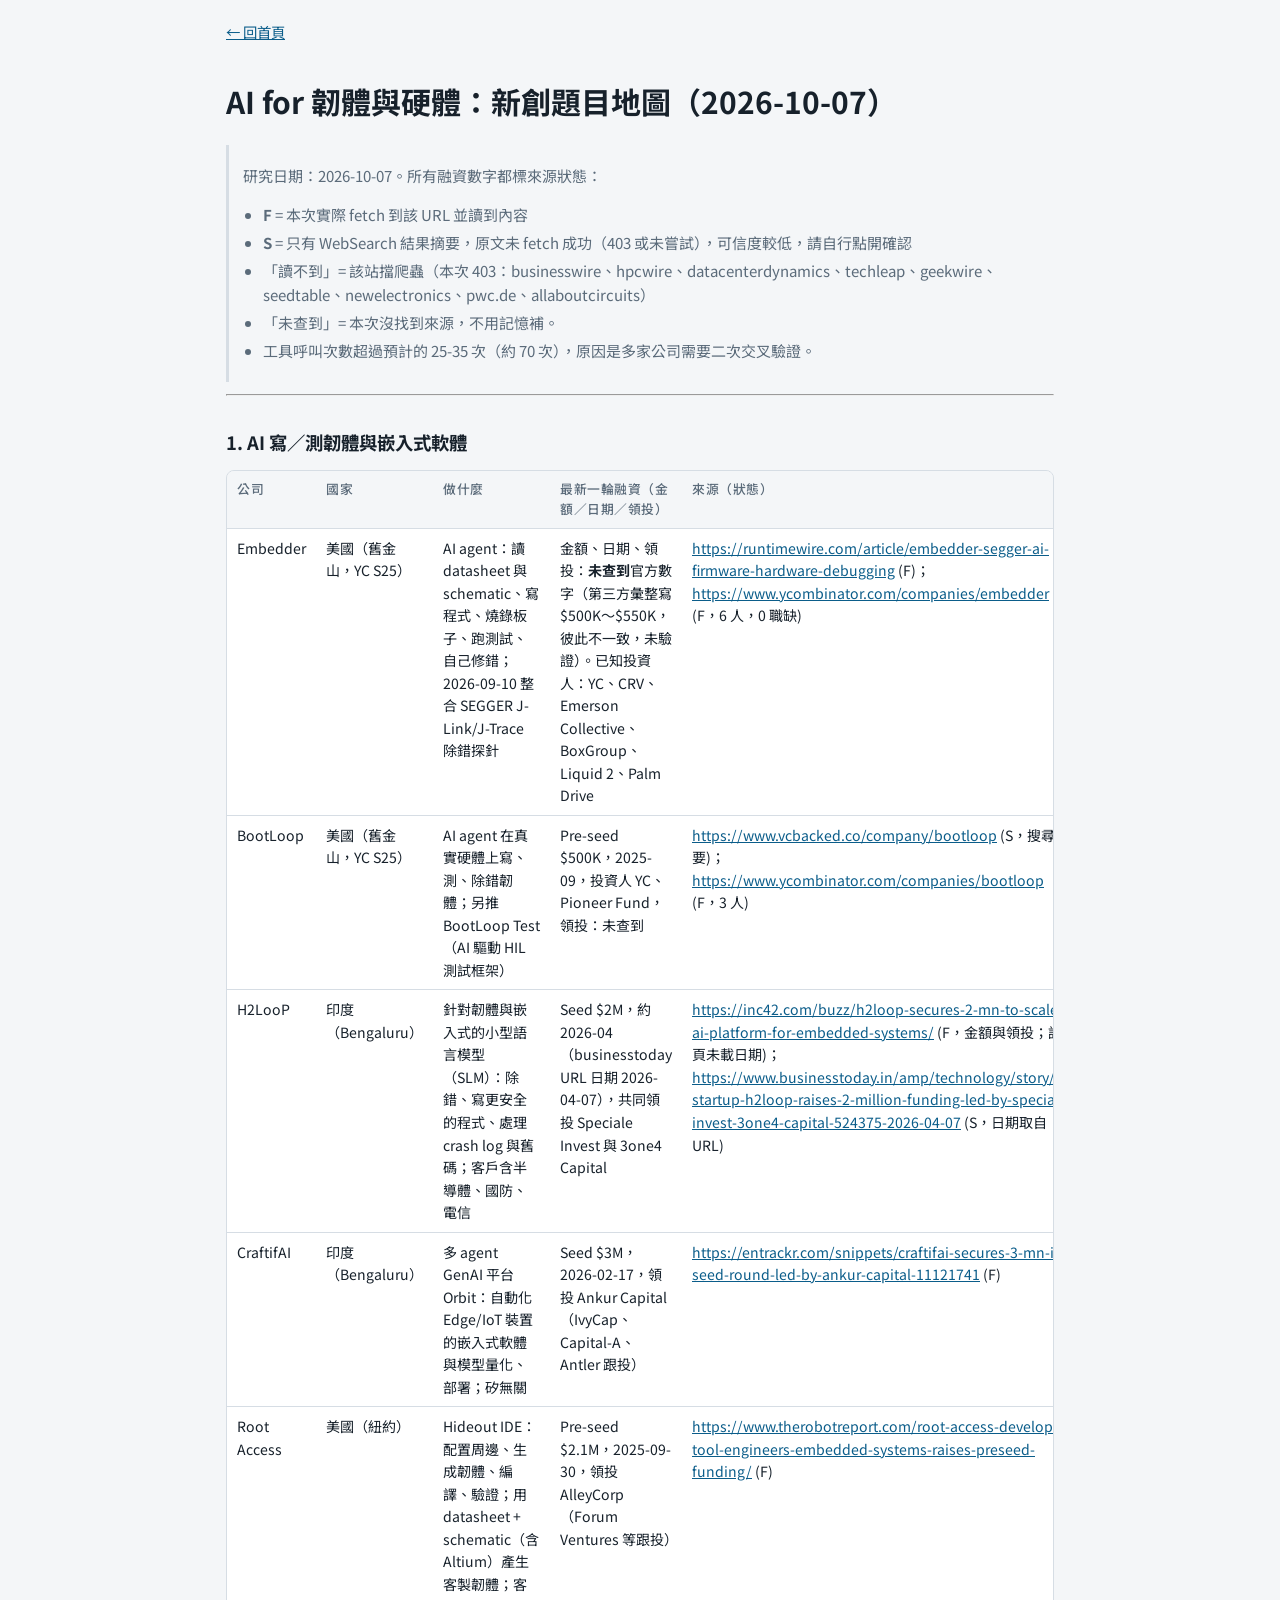
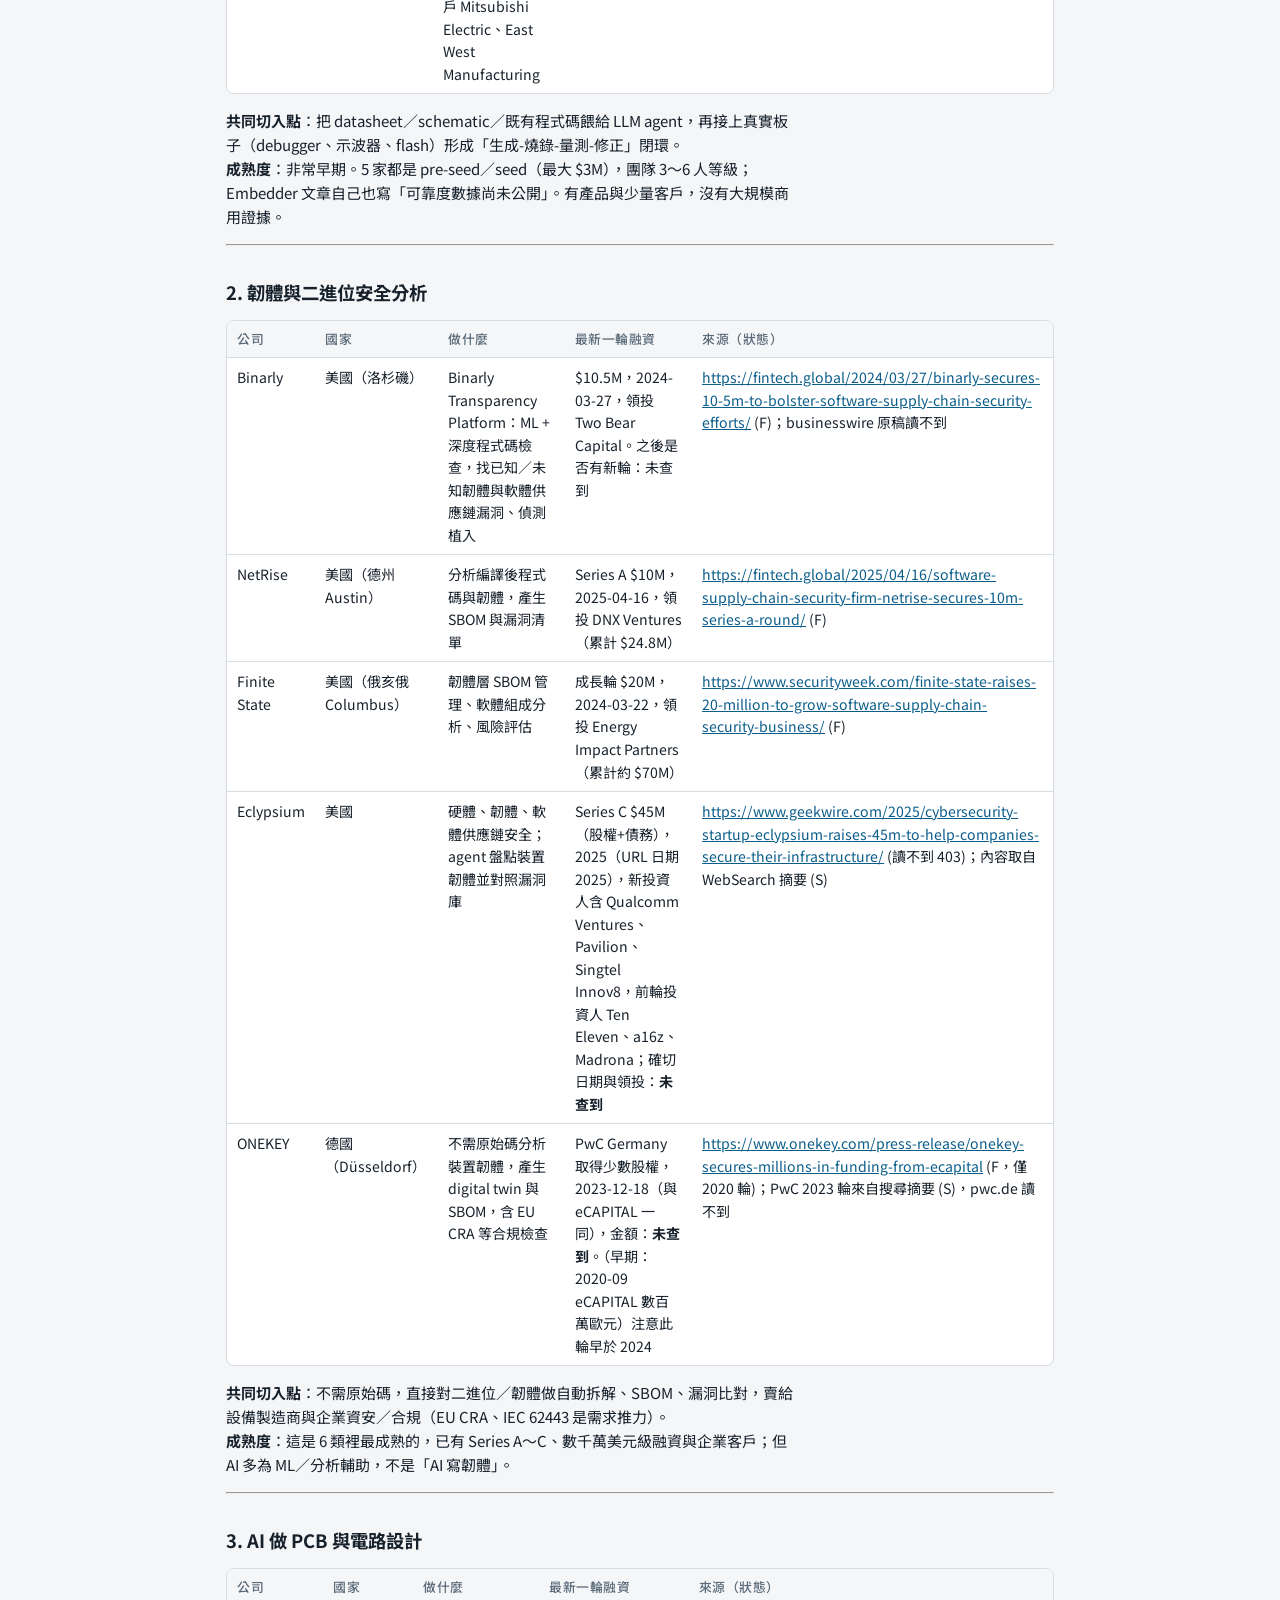
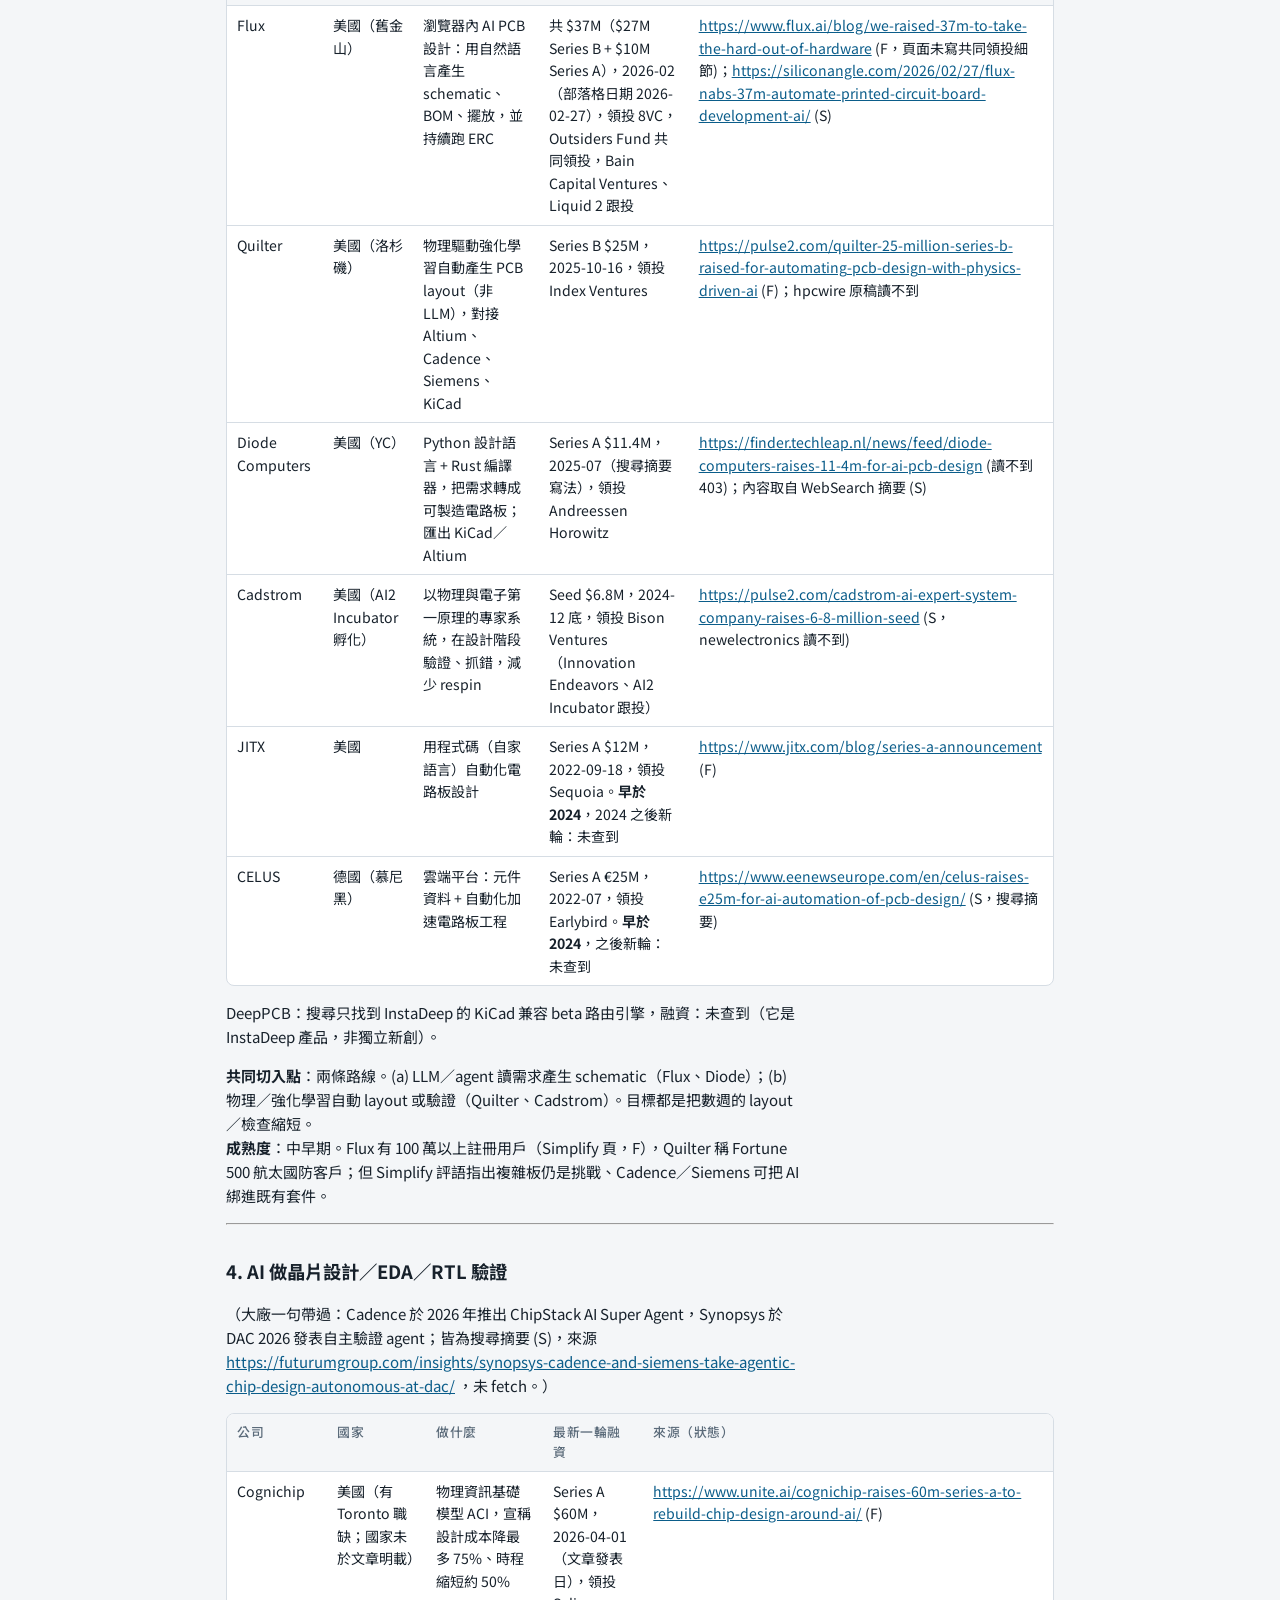
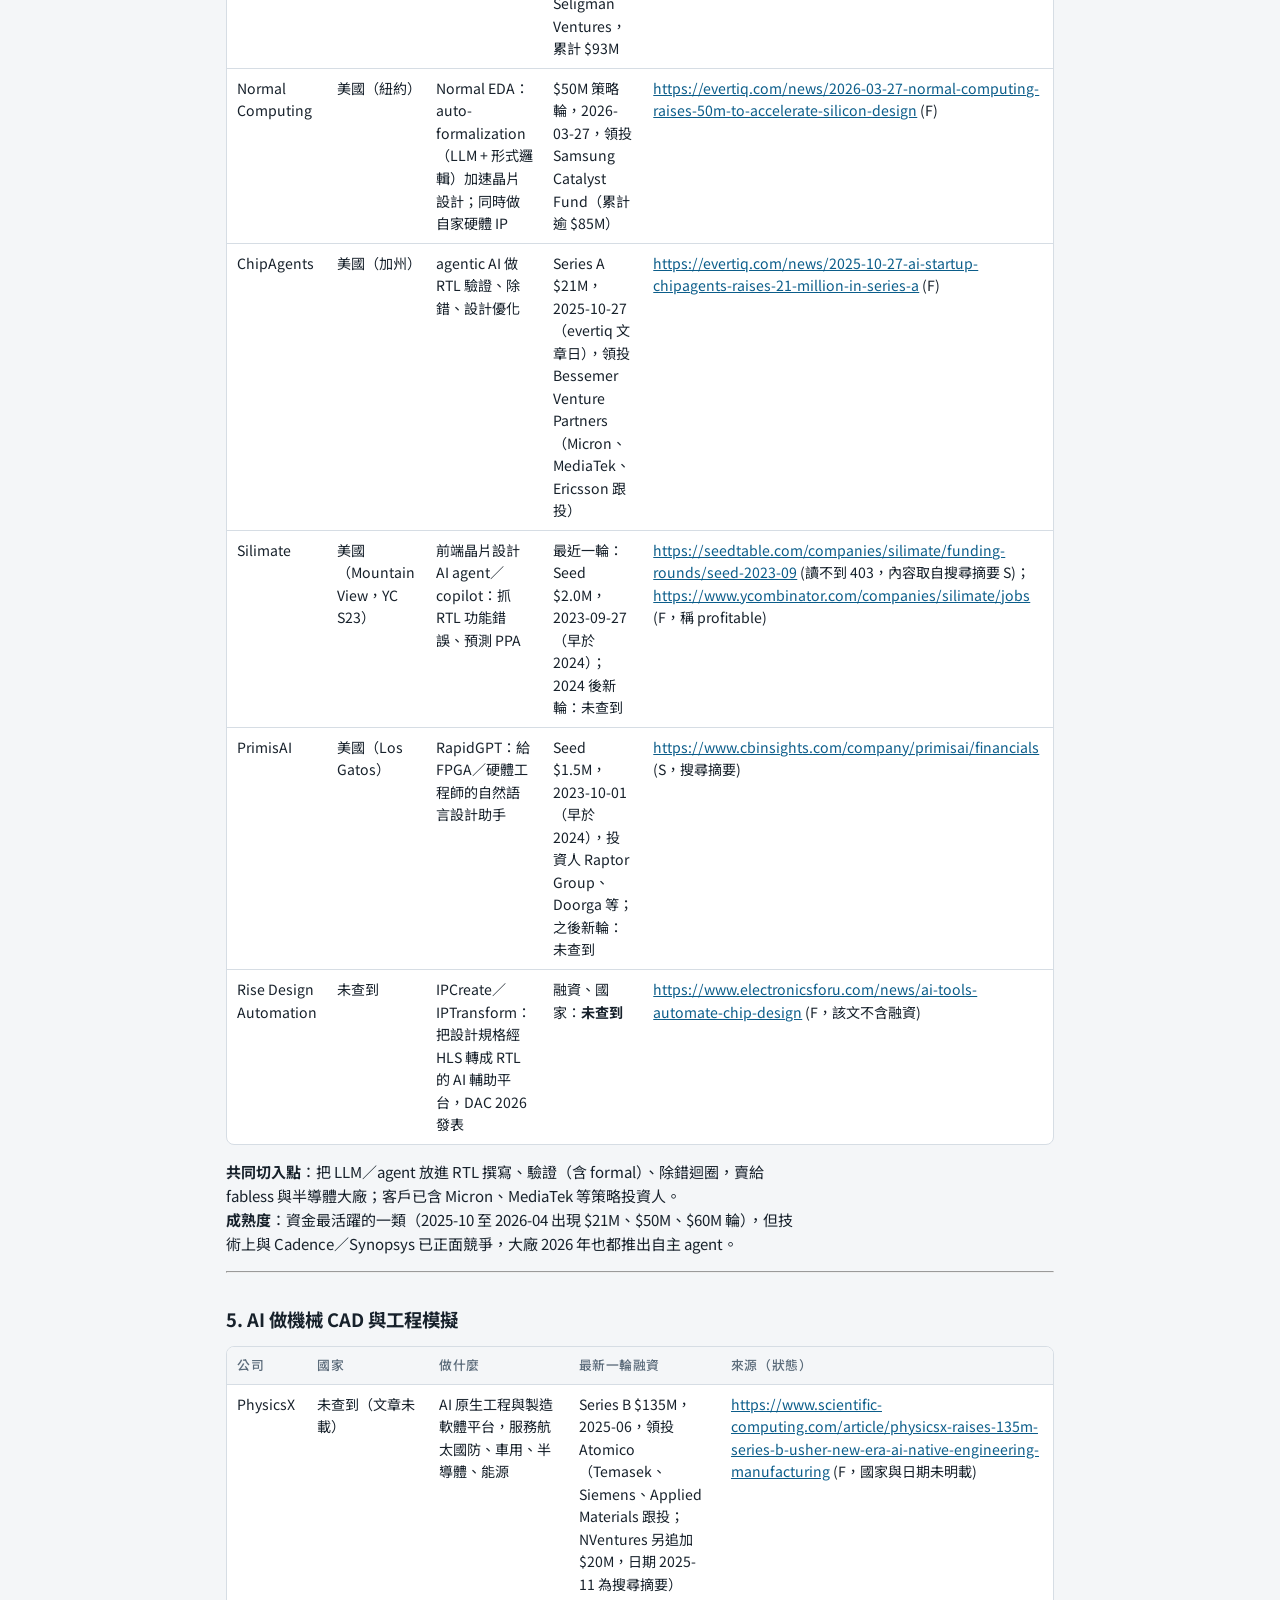
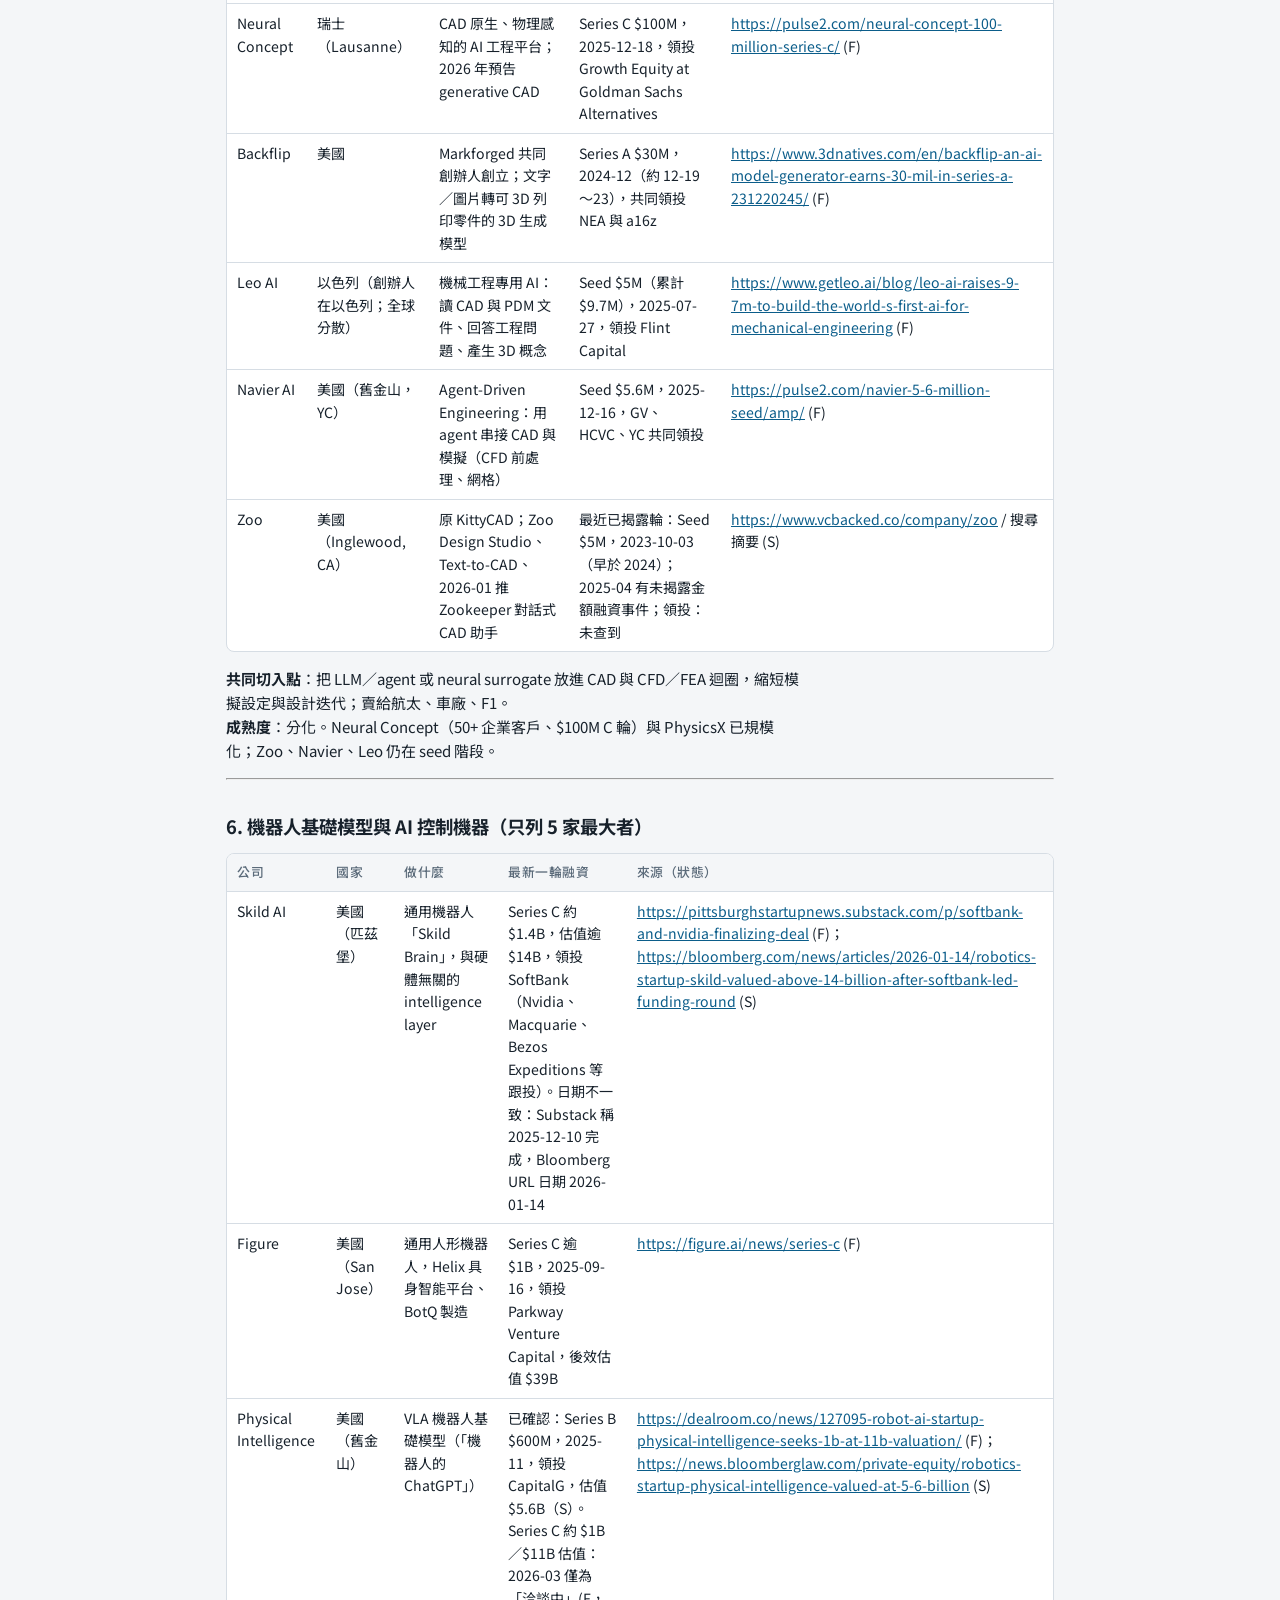
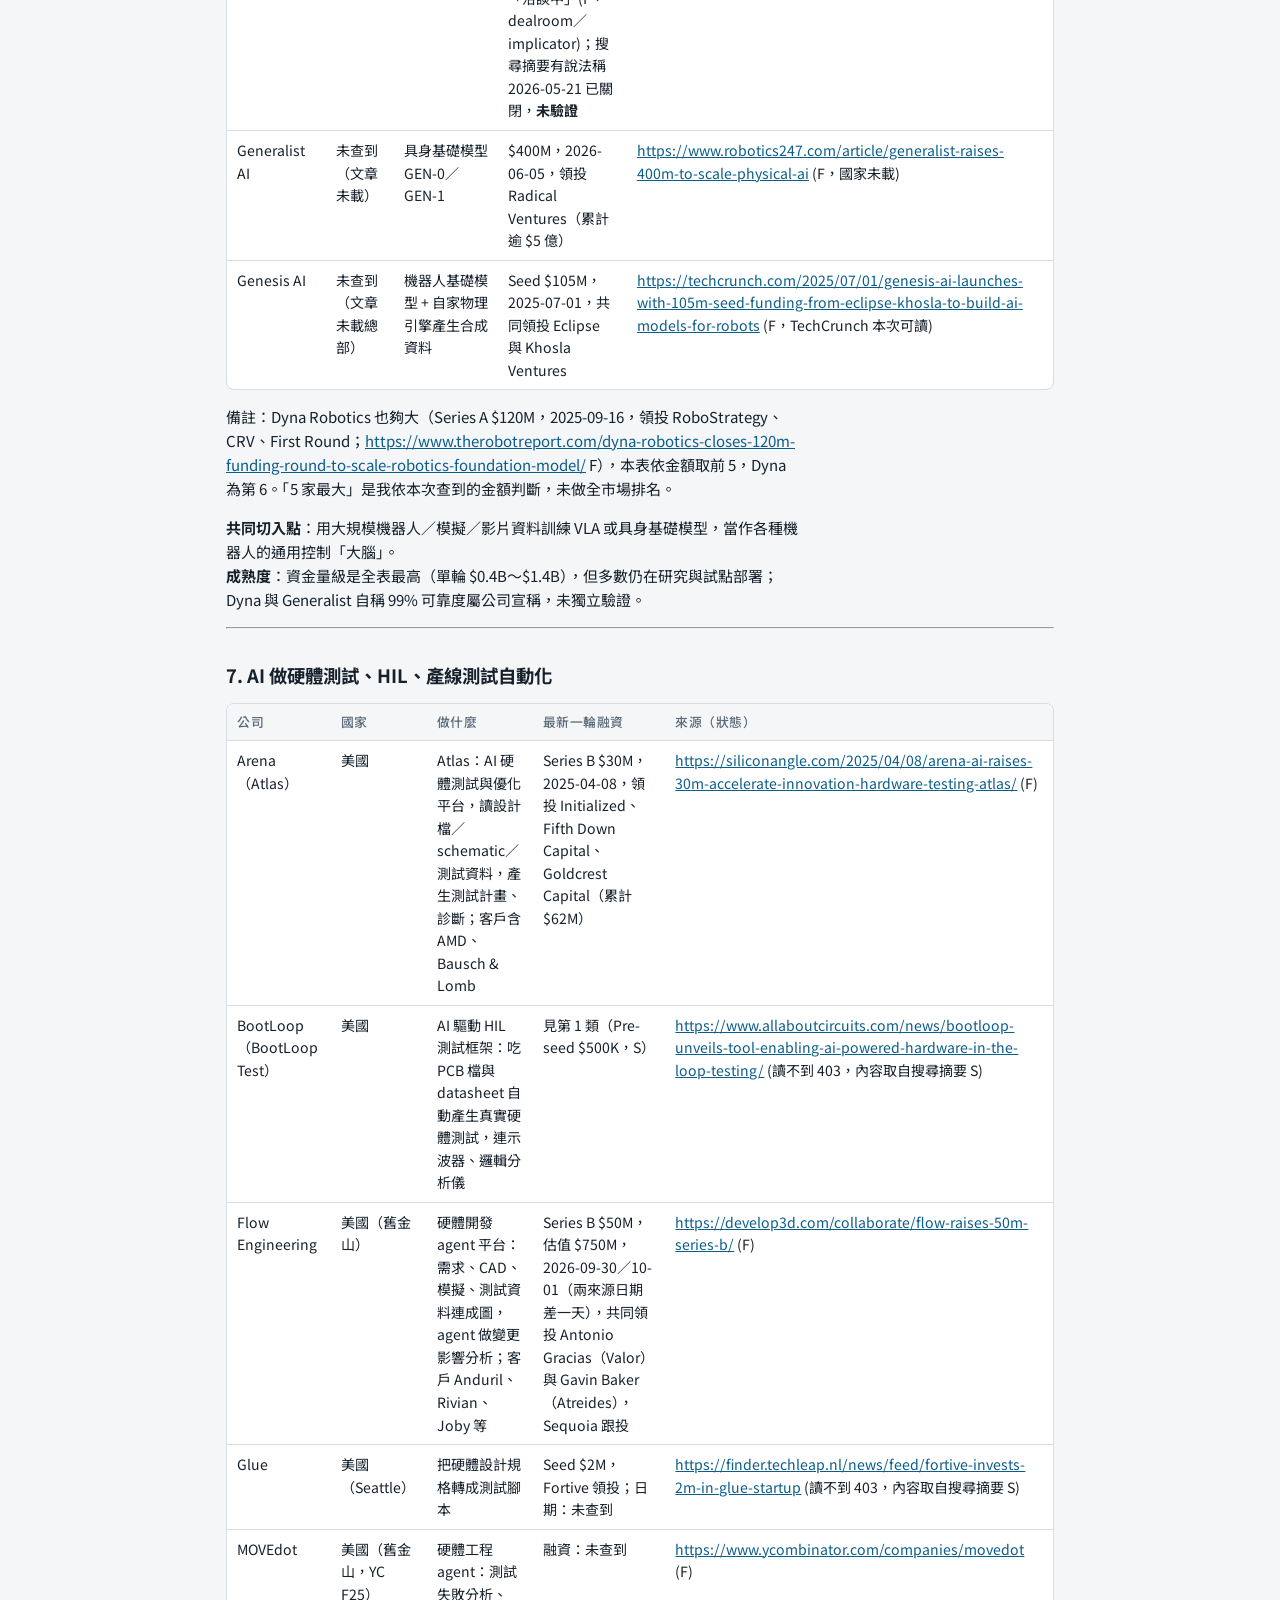
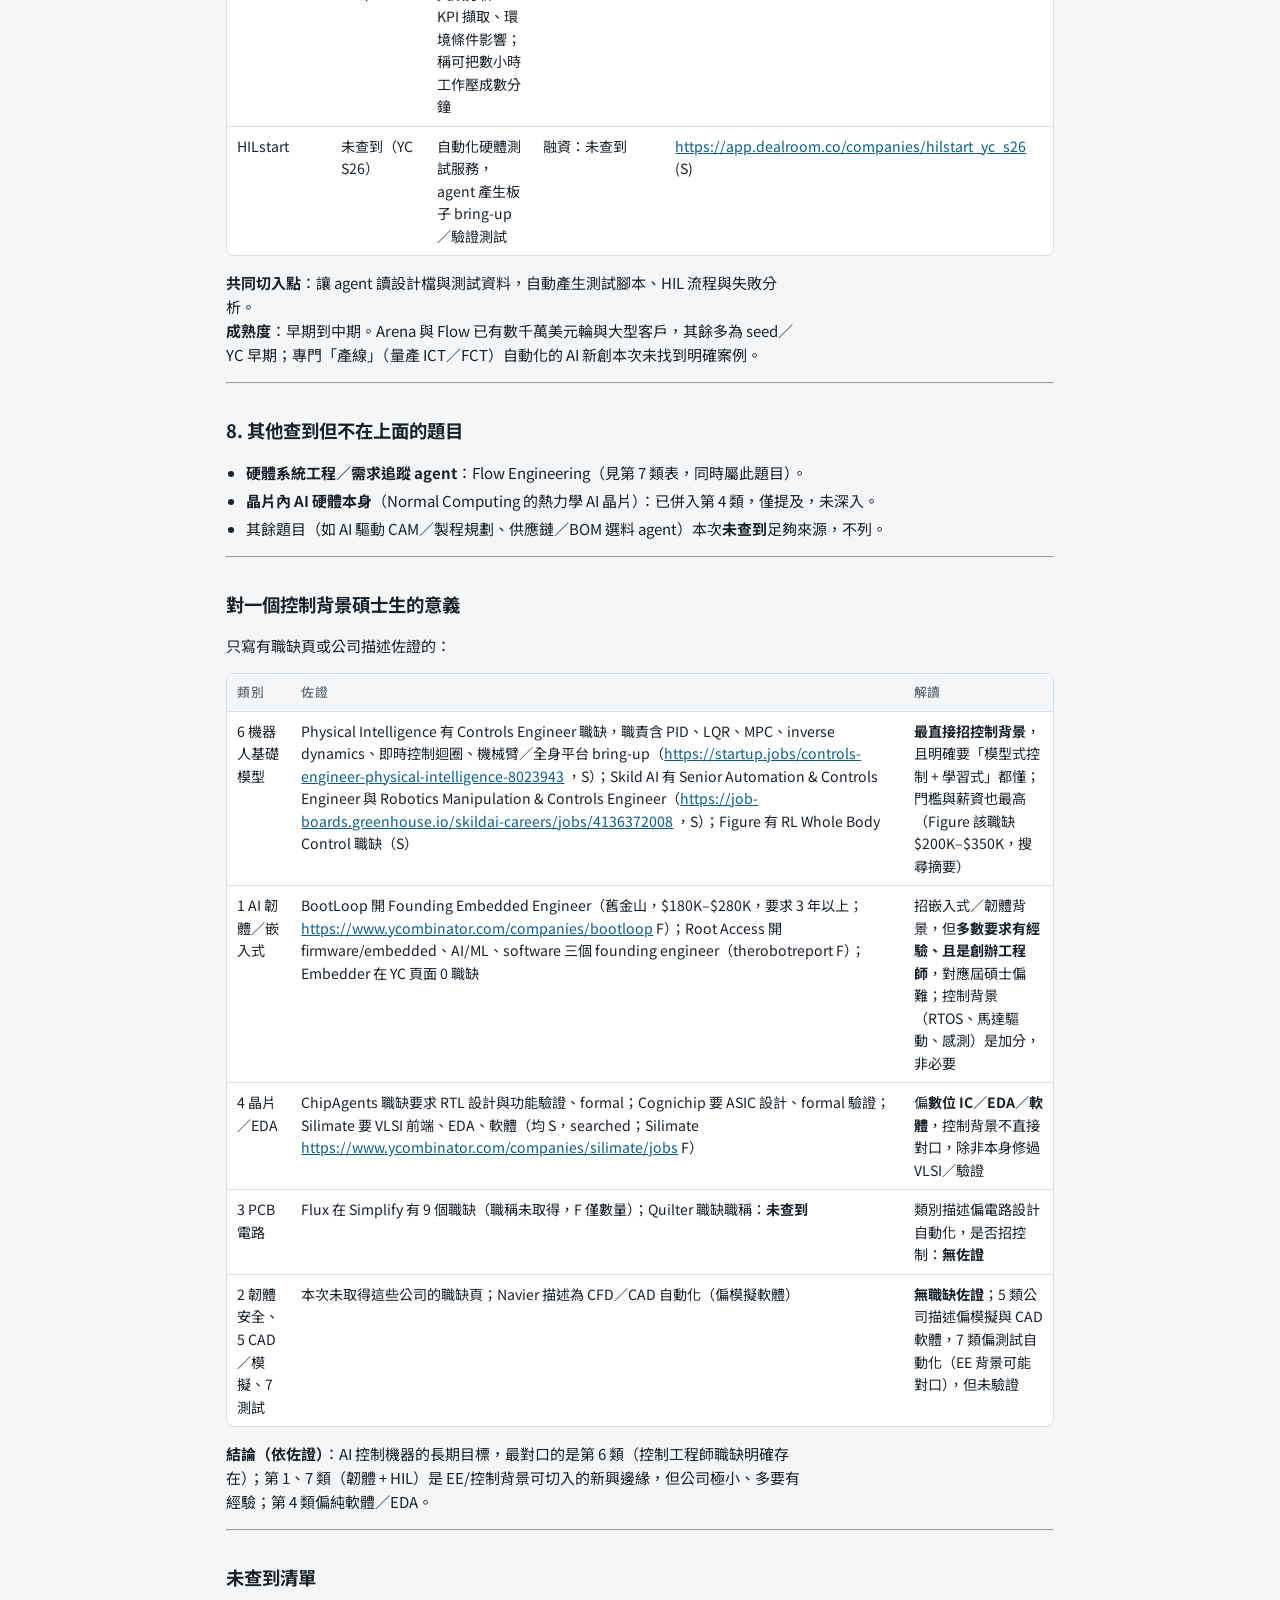
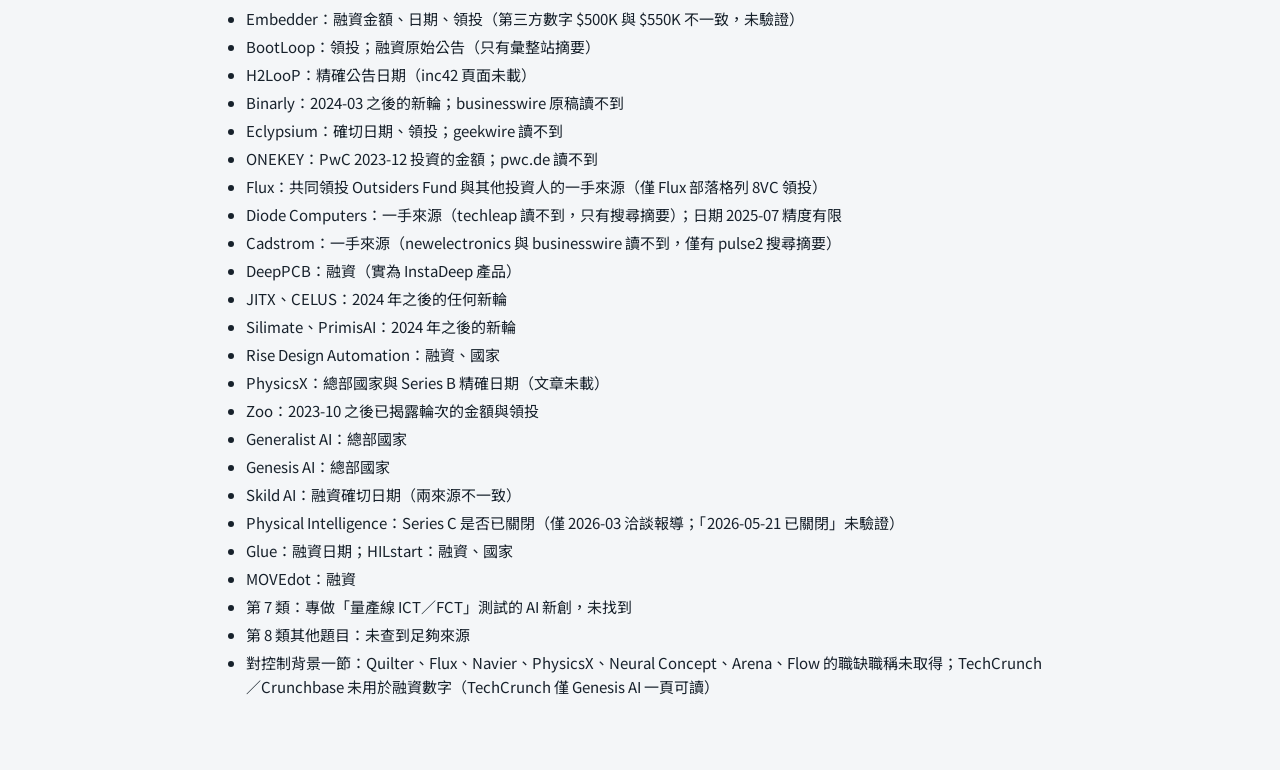
<file: pages/ai-for-hardware-startups.html>
<!doctype html><html lang="zh-Hant"><head><meta charset="utf-8"><meta name="viewport" content="width=device-width,initial-scale=1,viewport-fit=cover"><title>AI for 韌體與硬體：新創題目地圖（2026-10-07）</title><link rel="stylesheet" href="https://fonts.googleapis.com/css2?family=Noto+Sans+TC:wght@400;500;700&family=IBM+Plex+Mono:wght@400;500&display=swap"><link rel="stylesheet" href="../style.css"></head><body><div class="wrap article"><a class="back" href="../index.html#research">← 回首頁</a>
<h1>AI for 韌體與硬體：新創題目地圖（2026-10-07）</h1>
<blockquote>
<p>研究日期：2026-10-07。所有融資數字都標來源狀態：</p>
<ul><li><strong>F</strong> = 本次實際 fetch 到該 URL 並讀到內容</li><li><strong>S</strong> = 只有 WebSearch 結果摘要，原文未 fetch 成功（403 或未嘗試），可信度較低，請自行點開確認</li><li>「讀不到」= 該站擋爬蟲（本次 403：businesswire、hpcwire、datacenterdynamics、techleap、geekwire、seedtable、newelectronics、pwc.de、allaboutcircuits）</li><li>「未查到」= 本次沒找到來源，不用記憶補。</li><li>工具呼叫次數超過預計的 25-35 次（約 70 次），原因是多家公司需要二次交叉驗證。</li></ul>
</blockquote>
<hr>
<h2>1. AI 寫／測韌體與嵌入式軟體</h2>
<div class="tbl"><table>
<thead><tr><th>公司</th><th>國家</th><th>做什麼</th><th>最新一輪融資（金額／日期／領投）</th><th>來源（狀態）</th></tr></thead>
<tbody>
<tr><td>Embedder</td><td>美國（舊金山，YC S25）</td><td>AI agent：讀 datasheet 與 schematic、寫程式、燒錄板子、跑測試、自己修錯；2026-09-10 整合 SEGGER J-Link/J-Trace 除錯探針</td><td>金額、日期、領投：<strong>未查到</strong>官方數字（第三方彙整寫 $500K～$550K，彼此不一致，未驗證）。已知投資人：YC、CRV、Emerson Collective、BoxGroup、Liquid 2、Palm Drive</td><td><a href="https://runtimewire.com/article/embedder-segger-ai-firmware-hardware-debugging" target="_blank" rel="noopener">https://runtimewire.com/article/embedder-segger-ai-firmware-hardware-debugging</a> (F)；<a href="https://www.ycombinator.com/companies/embedder" target="_blank" rel="noopener">https://www.ycombinator.com/companies/embedder</a> (F，6 人，0 職缺)</td></tr>
<tr><td>BootLoop</td><td>美國（舊金山，YC S25）</td><td>AI agent 在真實硬體上寫、測、除錯韌體；另推 BootLoop Test（AI 驅動 HIL 測試框架）</td><td>Pre-seed $500K，2025-09，投資人 YC、Pioneer Fund，領投：未查到</td><td><a href="https://www.vcbacked.co/company/bootloop" target="_blank" rel="noopener">https://www.vcbacked.co/company/bootloop</a> (S，搜尋摘要)；<a href="https://www.ycombinator.com/companies/bootloop" target="_blank" rel="noopener">https://www.ycombinator.com/companies/bootloop</a> (F，3 人)</td></tr>
<tr><td>H2LooP</td><td>印度（Bengaluru）</td><td>針對韌體與嵌入式的小型語言模型（SLM）：除錯、寫更安全的程式、處理 crash log 與舊碼；客戶含半導體、國防、電信</td><td>Seed $2M，約 2026-04（businesstoday URL 日期 2026-04-07），共同領投 Speciale Invest 與 3one4 Capital</td><td><a href="https://inc42.com/buzz/h2loop-secures-2-mn-to-scale-ai-platform-for-embedded-systems/" target="_blank" rel="noopener">https://inc42.com/buzz/h2loop-secures-2-mn-to-scale-ai-platform-for-embedded-systems/</a> (F，金額與領投；該頁未載日期)；<a href="https://www.businesstoday.in/amp/technology/story/ai-startup-h2loop-raises-2-million-funding-led-by-speciale-invest-3one4-capital-524375-2026-04-07" target="_blank" rel="noopener">https://www.businesstoday.in/amp/technology/story/ai-startup-h2loop-raises-2-million-funding-led-by-speciale-invest-3one4-capital-524375-2026-04-07</a> (S，日期取自 URL)</td></tr>
<tr><td>CraftifAI</td><td>印度（Bengaluru）</td><td>多 agent GenAI 平台 Orbit：自動化 Edge/IoT 裝置的嵌入式軟體與模型量化、部署；矽無關</td><td>Seed $3M，2026-02-17，領投 Ankur Capital（IvyCap、Capital-A、Antler 跟投）</td><td><a href="https://entrackr.com/snippets/craftifai-secures-3-mn-in-seed-round-led-by-ankur-capital-11121741" target="_blank" rel="noopener">https://entrackr.com/snippets/craftifai-secures-3-mn-in-seed-round-led-by-ankur-capital-11121741</a> (F)</td></tr>
<tr><td>Root Access</td><td>美國（紐約）</td><td>Hideout IDE：配置周邊、生成韌體、編譯、驗證；用 datasheet + schematic（含 Altium）產生客製韌體；客戶 Mitsubishi Electric、East West Manufacturing</td><td>Pre-seed $2.1M，2025-09-30，領投 AlleyCorp（Forum Ventures 等跟投）</td><td><a href="https://www.therobotreport.com/root-access-develops-tool-engineers-embedded-systems-raises-preseed-funding/" target="_blank" rel="noopener">https://www.therobotreport.com/root-access-develops-tool-engineers-embedded-systems-raises-preseed-funding/</a> (F)</td></tr>
</tbody></table></div>
<p><strong>共同切入點</strong>：把 datasheet／schematic／既有程式碼餵給 LLM agent，再接上真實板子（debugger、示波器、flash）形成「生成-燒錄-量測-修正」閉環。<br>
<strong>成熟度</strong>：非常早期。5 家都是 pre-seed／seed（最大 $3M），團隊 3～6 人等級；Embedder 文章自己也寫「可靠度數據尚未公開」。有產品與少量客戶，沒有大規模商用證據。</p>
<hr>
<h2>2. 韌體與二進位安全分析</h2>
<div class="tbl"><table>
<thead><tr><th>公司</th><th>國家</th><th>做什麼</th><th>最新一輪融資</th><th>來源（狀態）</th></tr></thead>
<tbody>
<tr><td>Binarly</td><td>美國（洛杉磯）</td><td>Binarly Transparency Platform：ML + 深度程式碼檢查，找已知／未知韌體與軟體供應鏈漏洞、偵測植入</td><td>$10.5M，2024-03-27，領投 Two Bear Capital。之後是否有新輪：未查到</td><td><a href="https://fintech.global/2024/03/27/binarly-secures-10-5m-to-bolster-software-supply-chain-security-efforts/" target="_blank" rel="noopener">https://fintech.global/2024/03/27/binarly-secures-10-5m-to-bolster-software-supply-chain-security-efforts/</a> (F)；businesswire 原稿讀不到</td></tr>
<tr><td>NetRise</td><td>美國（德州 Austin）</td><td>分析編譯後程式碼與韌體，產生 SBOM 與漏洞清單</td><td>Series A $10M，2025-04-16，領投 DNX Ventures（累計 $24.8M）</td><td><a href="https://fintech.global/2025/04/16/software-supply-chain-security-firm-netrise-secures-10m-series-a-round/" target="_blank" rel="noopener">https://fintech.global/2025/04/16/software-supply-chain-security-firm-netrise-secures-10m-series-a-round/</a> (F)</td></tr>
<tr><td>Finite State</td><td>美國（俄亥俄 Columbus）</td><td>韌體層 SBOM 管理、軟體組成分析、風險評估</td><td>成長輪 $20M，2024-03-22，領投 Energy Impact Partners（累計約 $70M）</td><td><a href="https://www.securityweek.com/finite-state-raises-20-million-to-grow-software-supply-chain-security-business/" target="_blank" rel="noopener">https://www.securityweek.com/finite-state-raises-20-million-to-grow-software-supply-chain-security-business/</a> (F)</td></tr>
<tr><td>Eclypsium</td><td>美國</td><td>硬體、韌體、軟體供應鏈安全；agent 盤點裝置韌體並對照漏洞庫</td><td>Series C $45M（股權+債務），2025（URL 日期 2025），新投資人含 Qualcomm Ventures、Pavilion、Singtel Innov8，前輪投資人 Ten Eleven、a16z、Madrona；確切日期與領投：<strong>未查到</strong></td><td><a href="https://www.geekwire.com/2025/cybersecurity-startup-eclypsium-raises-45m-to-help-companies-secure-their-infrastructure/" target="_blank" rel="noopener">https://www.geekwire.com/2025/cybersecurity-startup-eclypsium-raises-45m-to-help-companies-secure-their-infrastructure/</a> (讀不到 403)；內容取自 WebSearch 摘要 (S)</td></tr>
<tr><td>ONEKEY</td><td>德國（Düsseldorf）</td><td>不需原始碼分析裝置韌體，產生 digital twin 與 SBOM，含 EU CRA 等合規檢查</td><td>PwC Germany 取得少數股權，2023-12-18（與 eCAPITAL 一同），金額：<strong>未查到</strong>。（早期：2020-09 eCAPITAL 數百萬歐元）注意此輪早於 2024</td><td><a href="https://www.onekey.com/press-release/onekey-secures-millions-in-funding-from-ecapital" target="_blank" rel="noopener">https://www.onekey.com/press-release/onekey-secures-millions-in-funding-from-ecapital</a> (F，僅 2020 輪)；PwC 2023 輪來自搜尋摘要 (S)，pwc.de 讀不到</td></tr>
</tbody></table></div>
<p><strong>共同切入點</strong>：不需原始碼，直接對二進位／韌體做自動拆解、SBOM、漏洞比對，賣給設備製造商與企業資安／合規（EU CRA、IEC 62443 是需求推力）。<br>
<strong>成熟度</strong>：這是 6 類裡最成熟的，已有 Series A～C、數千萬美元級融資與企業客戶；但 AI 多為 ML／分析輔助，不是「AI 寫韌體」。</p>
<hr>
<h2>3. AI 做 PCB 與電路設計</h2>
<div class="tbl"><table>
<thead><tr><th>公司</th><th>國家</th><th>做什麼</th><th>最新一輪融資</th><th>來源（狀態）</th></tr></thead>
<tbody>
<tr><td>Flux</td><td>美國（舊金山）</td><td>瀏覽器內 AI PCB 設計：用自然語言產生 schematic、BOM、擺放，並持續跑 ERC</td><td>共 $37M（$27M Series B + $10M Series A），2026-02（部落格日期 2026-02-27），領投 8VC，Outsiders Fund 共同領投，Bain Capital Ventures、Liquid 2 跟投</td><td><a href="https://www.flux.ai/blog/we-raised-37m-to-take-the-hard-out-of-hardware" target="_blank" rel="noopener">https://www.flux.ai/blog/we-raised-37m-to-take-the-hard-out-of-hardware</a> (F，頁面未寫共同領投細節)；<a href="https://siliconangle.com/2026/02/27/flux-nabs-37m-automate-printed-circuit-board-development-ai/" target="_blank" rel="noopener">https://siliconangle.com/2026/02/27/flux-nabs-37m-automate-printed-circuit-board-development-ai/</a> (S)</td></tr>
<tr><td>Quilter</td><td>美國（洛杉磯）</td><td>物理驅動強化學習自動產生 PCB layout（非 LLM），對接 Altium、Cadence、Siemens、KiCad</td><td>Series B $25M，2025-10-16，領投 Index Ventures</td><td><a href="https://pulse2.com/quilter-25-million-series-b-raised-for-automating-pcb-design-with-physics-driven-ai" target="_blank" rel="noopener">https://pulse2.com/quilter-25-million-series-b-raised-for-automating-pcb-design-with-physics-driven-ai</a> (F)；hpcwire 原稿讀不到</td></tr>
<tr><td>Diode Computers</td><td>美國（YC）</td><td>Python 設計語言 + Rust 編譯器，把需求轉成可製造電路板；匯出 KiCad／Altium</td><td>Series A $11.4M，2025-07（搜尋摘要寫法），領投 Andreessen Horowitz</td><td><a href="https://finder.techleap.nl/news/feed/diode-computers-raises-11-4m-for-ai-pcb-design" target="_blank" rel="noopener">https://finder.techleap.nl/news/feed/diode-computers-raises-11-4m-for-ai-pcb-design</a> (讀不到 403)；內容取自 WebSearch 摘要 (S)</td></tr>
<tr><td>Cadstrom</td><td>美國（AI2 Incubator 孵化）</td><td>以物理與電子第一原理的專家系統，在設計階段驗證、抓錯，減少 respin</td><td>Seed $6.8M，2024-12 底，領投 Bison Ventures（Innovation Endeavors、AI2 Incubator 跟投）</td><td><a href="https://pulse2.com/cadstrom-ai-expert-system-company-raises-6-8-million-seed" target="_blank" rel="noopener">https://pulse2.com/cadstrom-ai-expert-system-company-raises-6-8-million-seed</a> (S，newelectronics 讀不到)</td></tr>
<tr><td>JITX</td><td>美國</td><td>用程式碼（自家語言）自動化電路板設計</td><td>Series A $12M，2022-09-18，領投 Sequoia。<strong>早於 2024</strong>，2024 之後新輪：未查到</td><td><a href="https://www.jitx.com/blog/series-a-announcement" target="_blank" rel="noopener">https://www.jitx.com/blog/series-a-announcement</a> (F)</td></tr>
<tr><td>CELUS</td><td>德國（慕尼黑）</td><td>雲端平台：元件資料 + 自動化加速電路板工程</td><td>Series A €25M，2022-07，領投 Earlybird。<strong>早於 2024</strong>，之後新輪：未查到</td><td><a href="https://www.eenewseurope.com/en/celus-raises-e25m-for-ai-automation-of-pcb-design/" target="_blank" rel="noopener">https://www.eenewseurope.com/en/celus-raises-e25m-for-ai-automation-of-pcb-design/</a> (S，搜尋摘要)</td></tr>
</tbody></table></div>
<p>DeepPCB：搜尋只找到 InstaDeep 的 KiCad 兼容 beta 路由引擎，融資：未查到（它是 InstaDeep 產品，非獨立新創）。</p>
<p><strong>共同切入點</strong>：兩條路線。(a) LLM／agent 讀需求產生 schematic（Flux、Diode）；(b) 物理／強化學習自動 layout 或驗證（Quilter、Cadstrom）。目標都是把數週的 layout／檢查縮短。<br>
<strong>成熟度</strong>：中早期。Flux 有 100 萬以上註冊用戶（Simplify 頁，F），Quilter 稱 Fortune 500 航太國防客戶；但 Simplify 評語指出複雜板仍是挑戰、Cadence／Siemens 可把 AI 綁進既有套件。</p>
<hr>
<h2>4. AI 做晶片設計／EDA／RTL 驗證</h2>
<p>（大廠一句帶過：Cadence 於 2026 年推出 ChipStack AI Super Agent，Synopsys 於 DAC 2026 發表自主驗證 agent；皆為搜尋摘要 (S)，來源 <a href="https://futurumgroup.com/insights/synopsys-cadence-and-siemens-take-agentic-chip-design-autonomous-at-dac/" target="_blank" rel="noopener">https://futurumgroup.com/insights/synopsys-cadence-and-siemens-take-agentic-chip-design-autonomous-at-dac/</a> ，未 fetch。）</p>
<div class="tbl"><table>
<thead><tr><th>公司</th><th>國家</th><th>做什麼</th><th>最新一輪融資</th><th>來源（狀態）</th></tr></thead>
<tbody>
<tr><td>Cognichip</td><td>美國（有 Toronto 職缺；國家未於文章明載）</td><td>物理資訊基礎模型 ACI，宣稱設計成本降最多 75%、時程縮短約 50%</td><td>Series A $60M，2026-04-01（文章發表日），領投 Seligman Ventures，累計 $93M</td><td><a href="https://www.unite.ai/cognichip-raises-60m-series-a-to-rebuild-chip-design-around-ai/" target="_blank" rel="noopener">https://www.unite.ai/cognichip-raises-60m-series-a-to-rebuild-chip-design-around-ai/</a> (F)</td></tr>
<tr><td>Normal Computing</td><td>美國（紐約）</td><td>Normal EDA：auto-formalization（LLM + 形式邏輯）加速晶片設計；同時做自家硬體 IP</td><td>$50M 策略輪，2026-03-27，領投 Samsung Catalyst Fund（累計逾 $85M）</td><td><a href="https://evertiq.com/news/2026-03-27-normal-computing-raises-50m-to-accelerate-silicon-design" target="_blank" rel="noopener">https://evertiq.com/news/2026-03-27-normal-computing-raises-50m-to-accelerate-silicon-design</a> (F)</td></tr>
<tr><td>ChipAgents</td><td>美國（加州）</td><td>agentic AI 做 RTL 驗證、除錯、設計優化</td><td>Series A $21M，2025-10-27（evertiq 文章日），領投 Bessemer Venture Partners（Micron、MediaTek、Ericsson 跟投）</td><td><a href="https://evertiq.com/news/2025-10-27-ai-startup-chipagents-raises-21-million-in-series-a" target="_blank" rel="noopener">https://evertiq.com/news/2025-10-27-ai-startup-chipagents-raises-21-million-in-series-a</a> (F)</td></tr>
<tr><td>Silimate</td><td>美國（Mountain View，YC S23）</td><td>前端晶片設計 AI agent／copilot：抓 RTL 功能錯誤、預測 PPA</td><td>最近一輪：Seed $2.0M，2023-09-27（早於 2024）；2024 後新輪：未查到</td><td><a href="https://seedtable.com/companies/silimate/funding-rounds/seed-2023-09" target="_blank" rel="noopener">https://seedtable.com/companies/silimate/funding-rounds/seed-2023-09</a> (讀不到 403，內容取自搜尋摘要 S)；<a href="https://www.ycombinator.com/companies/silimate/jobs" target="_blank" rel="noopener">https://www.ycombinator.com/companies/silimate/jobs</a> (F，稱 profitable)</td></tr>
<tr><td>PrimisAI</td><td>美國（Los Gatos）</td><td>RapidGPT：給 FPGA／硬體工程師的自然語言設計助手</td><td>Seed $1.5M，2023-10-01（早於 2024），投資人 Raptor Group、Doorga 等；之後新輪：未查到</td><td><a href="https://www.cbinsights.com/company/primisai/financials" target="_blank" rel="noopener">https://www.cbinsights.com/company/primisai/financials</a> (S，搜尋摘要)</td></tr>
<tr><td>Rise Design Automation</td><td>未查到</td><td>IPCreate／IPTransform：把設計規格經 HLS 轉成 RTL 的 AI 輔助平台，DAC 2026 發表</td><td>融資、國家：<strong>未查到</strong></td><td><a href="https://www.electronicsforu.com/news/ai-tools-automate-chip-design" target="_blank" rel="noopener">https://www.electronicsforu.com/news/ai-tools-automate-chip-design</a> (F，該文不含融資)</td></tr>
</tbody></table></div>
<p><strong>共同切入點</strong>：把 LLM／agent 放進 RTL 撰寫、驗證（含 formal）、除錯迴圈，賣給 fabless 與半導體大廠；客戶已含 Micron、MediaTek 等策略投資人。<br>
<strong>成熟度</strong>：資金最活躍的一類（2025-10 至 2026-04 出現 $21M、$50M、$60M 輪），但技術上與 Cadence／Synopsys 已正面競爭，大廠 2026 年也都推出自主 agent。</p>
<hr>
<h2>5. AI 做機械 CAD 與工程模擬</h2>
<div class="tbl"><table>
<thead><tr><th>公司</th><th>國家</th><th>做什麼</th><th>最新一輪融資</th><th>來源（狀態）</th></tr></thead>
<tbody>
<tr><td>PhysicsX</td><td>未查到（文章未載）</td><td>AI 原生工程與製造軟體平台，服務航太國防、車用、半導體、能源</td><td>Series B $135M，2025-06，領投 Atomico（Temasek、Siemens、Applied Materials 跟投；NVentures 另追加 $20M，日期 2025-11 為搜尋摘要）</td><td><a href="https://www.scientific-computing.com/article/physicsx-raises-135m-series-b-usher-new-era-ai-native-engineering-manufacturing" target="_blank" rel="noopener">https://www.scientific-computing.com/article/physicsx-raises-135m-series-b-usher-new-era-ai-native-engineering-manufacturing</a> (F，國家與日期未明載)</td></tr>
<tr><td>Neural Concept</td><td>瑞士（Lausanne）</td><td>CAD 原生、物理感知的 AI 工程平台；2026 年預告 generative CAD</td><td>Series C $100M，2025-12-18，領投 Growth Equity at Goldman Sachs Alternatives</td><td><a href="https://pulse2.com/neural-concept-100-million-series-c/" target="_blank" rel="noopener">https://pulse2.com/neural-concept-100-million-series-c/</a> (F)</td></tr>
<tr><td>Backflip</td><td>美國</td><td>Markforged 共同創辦人創立；文字／圖片轉可 3D 列印零件的 3D 生成模型</td><td>Series A $30M，2024-12（約 12-19～23），共同領投 NEA 與 a16z</td><td><a href="https://www.3dnatives.com/en/backflip-an-ai-model-generator-earns-30-mil-in-series-a-231220245/" target="_blank" rel="noopener">https://www.3dnatives.com/en/backflip-an-ai-model-generator-earns-30-mil-in-series-a-231220245/</a> (F)</td></tr>
<tr><td>Leo AI</td><td>以色列（創辦人在以色列；全球分散）</td><td>機械工程專用 AI：讀 CAD 與 PDM 文件、回答工程問題、產生 3D 概念</td><td>Seed $5M（累計 $9.7M），2025-07-27，領投 Flint Capital</td><td><a href="https://www.getleo.ai/blog/leo-ai-raises-9-7m-to-build-the-world-s-first-ai-for-mechanical-engineering" target="_blank" rel="noopener">https://www.getleo.ai/blog/leo-ai-raises-9-7m-to-build-the-world-s-first-ai-for-mechanical-engineering</a> (F)</td></tr>
<tr><td>Navier AI</td><td>美國（舊金山，YC）</td><td>Agent-Driven Engineering：用 agent 串接 CAD 與模擬（CFD 前處理、網格）</td><td>Seed $5.6M，2025-12-16，GV、HCVC、YC 共同領投</td><td><a href="https://pulse2.com/navier-5-6-million-seed/amp/" target="_blank" rel="noopener">https://pulse2.com/navier-5-6-million-seed/amp/</a> (F)</td></tr>
<tr><td>Zoo</td><td>美國（Inglewood, CA）</td><td>原 KittyCAD；Zoo Design Studio、Text-to-CAD、2026-01 推 Zookeeper 對話式 CAD 助手</td><td>最近已揭露輪：Seed $5M，2023-10-03（早於 2024）；2025-04 有未揭露金額融資事件；領投：未查到</td><td><a href="https://www.vcbacked.co/company/zoo" target="_blank" rel="noopener">https://www.vcbacked.co/company/zoo</a> / 搜尋摘要 (S)</td></tr>
</tbody></table></div>
<p><strong>共同切入點</strong>：把 LLM／agent 或 neural surrogate 放進 CAD 與 CFD／FEA 迴圈，縮短模擬設定與設計迭代；賣給航太、車廠、F1。<br>
<strong>成熟度</strong>：分化。Neural Concept（50+ 企業客戶、$100M C 輪）與 PhysicsX 已規模化；Zoo、Navier、Leo 仍在 seed 階段。</p>
<hr>
<h2>6. 機器人基礎模型與 AI 控制機器（只列 5 家最大者）</h2>
<div class="tbl"><table>
<thead><tr><th>公司</th><th>國家</th><th>做什麼</th><th>最新一輪融資</th><th>來源（狀態）</th></tr></thead>
<tbody>
<tr><td>Skild AI</td><td>美國（匹茲堡）</td><td>通用機器人「Skild Brain」，與硬體無關的 intelligence layer</td><td>Series C 約 $1.4B，估值逾 $14B，領投 SoftBank（Nvidia、Macquarie、Bezos Expeditions 等跟投）。日期不一致：Substack 稱 2025-12-10 完成，Bloomberg URL 日期 2026-01-14</td><td><a href="https://pittsburghstartupnews.substack.com/p/softbank-and-nvidia-finalizing-deal" target="_blank" rel="noopener">https://pittsburghstartupnews.substack.com/p/softbank-and-nvidia-finalizing-deal</a> (F)；<a href="https://bloomberg.com/news/articles/2026-01-14/robotics-startup-skild-valued-above-14-billion-after-softbank-led-funding-round" target="_blank" rel="noopener">https://bloomberg.com/news/articles/2026-01-14/robotics-startup-skild-valued-above-14-billion-after-softbank-led-funding-round</a> (S)</td></tr>
<tr><td>Figure</td><td>美國（San Jose）</td><td>通用人形機器人，Helix 具身智能平台、BotQ 製造</td><td>Series C 逾 $1B，2025-09-16，領投 Parkway Venture Capital，後效估值 $39B</td><td><a href="https://figure.ai/news/series-c" target="_blank" rel="noopener">https://figure.ai/news/series-c</a> (F)</td></tr>
<tr><td>Physical Intelligence</td><td>美國（舊金山）</td><td>VLA 機器人基礎模型（「機器人的 ChatGPT」）</td><td>已確認：Series B $600M，2025-11，領投 CapitalG，估值 $5.6B（S）。Series C 約 $1B／$11B 估值：2026-03 僅為「洽談中」(F，dealroom／implicator)；搜尋摘要有說法稱 2026-05-21 已關閉，<strong>未驗證</strong></td><td><a href="https://dealroom.co/news/127095-robot-ai-startup-physical-intelligence-seeks-1b-at-11b-valuation/" target="_blank" rel="noopener">https://dealroom.co/news/127095-robot-ai-startup-physical-intelligence-seeks-1b-at-11b-valuation/</a> (F)；<a href="https://news.bloomberglaw.com/private-equity/robotics-startup-physical-intelligence-valued-at-5-6-billion" target="_blank" rel="noopener">https://news.bloomberglaw.com/private-equity/robotics-startup-physical-intelligence-valued-at-5-6-billion</a> (S)</td></tr>
<tr><td>Generalist AI</td><td>未查到（文章未載）</td><td>具身基礎模型 GEN-0／GEN-1</td><td>$400M，2026-06-05，領投 Radical Ventures（累計逾 $5 億）</td><td><a href="https://www.robotics247.com/article/generalist-raises-400m-to-scale-physical-ai" target="_blank" rel="noopener">https://www.robotics247.com/article/generalist-raises-400m-to-scale-physical-ai</a> (F，國家未載)</td></tr>
<tr><td>Genesis AI</td><td>未查到（文章未載總部）</td><td>機器人基礎模型 + 自家物理引擎產生合成資料</td><td>Seed $105M，2025-07-01，共同領投 Eclipse 與 Khosla Ventures</td><td><a href="https://techcrunch.com/2025/07/01/genesis-ai-launches-with-105m-seed-funding-from-eclipse-khosla-to-build-ai-models-for-robots" target="_blank" rel="noopener">https://techcrunch.com/2025/07/01/genesis-ai-launches-with-105m-seed-funding-from-eclipse-khosla-to-build-ai-models-for-robots</a> (F，TechCrunch 本次可讀)</td></tr>
</tbody></table></div>
<p>備註：Dyna Robotics 也夠大（Series A $120M，2025-09-16，領投 RoboStrategy、CRV、First Round；<a href="https://www.therobotreport.com/dyna-robotics-closes-120m-funding-round-to-scale-robotics-foundation-model/" target="_blank" rel="noopener">https://www.therobotreport.com/dyna-robotics-closes-120m-funding-round-to-scale-robotics-foundation-model/</a> F），本表依金額取前 5，Dyna 為第 6。「5 家最大」是我依本次查到的金額判斷，未做全市場排名。</p>
<p><strong>共同切入點</strong>：用大規模機器人／模擬／影片資料訓練 VLA 或具身基礎模型，當作各種機器人的通用控制「大腦」。<br>
<strong>成熟度</strong>：資金量級是全表最高（單輪 $0.4B～$1.4B），但多數仍在研究與試點部署；Dyna 與 Generalist 自稱 99% 可靠度屬公司宣稱，未獨立驗證。</p>
<hr>
<h2>7. AI 做硬體測試、HIL、產線測試自動化</h2>
<div class="tbl"><table>
<thead><tr><th>公司</th><th>國家</th><th>做什麼</th><th>最新一輪融資</th><th>來源（狀態）</th></tr></thead>
<tbody>
<tr><td>Arena（Atlas）</td><td>美國</td><td>Atlas：AI 硬體測試與優化平台，讀設計檔／schematic／測試資料，產生測試計畫、診斷；客戶含 AMD、Bausch &amp; Lomb</td><td>Series B $30M，2025-04-08，領投 Initialized、Fifth Down Capital、Goldcrest Capital（累計 $62M）</td><td><a href="https://siliconangle.com/2025/04/08/arena-ai-raises-30m-accelerate-innovation-hardware-testing-atlas/" target="_blank" rel="noopener">https://siliconangle.com/2025/04/08/arena-ai-raises-30m-accelerate-innovation-hardware-testing-atlas/</a> (F)</td></tr>
<tr><td>BootLoop（BootLoop Test）</td><td>美國</td><td>AI 驅動 HIL 測試框架：吃 PCB 檔與 datasheet 自動產生真實硬體測試，連示波器、邏輯分析儀</td><td>見第 1 類（Pre-seed $500K，S）</td><td><a href="https://www.allaboutcircuits.com/news/bootloop-unveils-tool-enabling-ai-powered-hardware-in-the-loop-testing/" target="_blank" rel="noopener">https://www.allaboutcircuits.com/news/bootloop-unveils-tool-enabling-ai-powered-hardware-in-the-loop-testing/</a> (讀不到 403，內容取自搜尋摘要 S)</td></tr>
<tr><td>Flow Engineering</td><td>美國（舊金山）</td><td>硬體開發 agent 平台：需求、CAD、模擬、測試資料連成圖，agent 做變更影響分析；客戶 Anduril、Rivian、Joby 等</td><td>Series B $50M，估值 $750M，2026-09-30／10-01（兩來源日期差一天），共同領投 Antonio Gracias（Valor）與 Gavin Baker（Atreides），Sequoia 跟投</td><td><a href="https://develop3d.com/collaborate/flow-raises-50m-series-b/" target="_blank" rel="noopener">https://develop3d.com/collaborate/flow-raises-50m-series-b/</a> (F)</td></tr>
<tr><td>Glue</td><td>美國（Seattle）</td><td>把硬體設計規格轉成測試腳本</td><td>Seed $2M，Fortive 領投；日期：未查到</td><td><a href="https://finder.techleap.nl/news/feed/fortive-invests-2m-in-glue-startup" target="_blank" rel="noopener">https://finder.techleap.nl/news/feed/fortive-invests-2m-in-glue-startup</a> (讀不到 403，內容取自搜尋摘要 S)</td></tr>
<tr><td>MOVEdot</td><td>美國（舊金山，YC F25）</td><td>硬體工程 agent：測試失敗分析、KPI 擷取、環境條件影響；稱可把數小時工作壓成數分鐘</td><td>融資：未查到</td><td><a href="https://www.ycombinator.com/companies/movedot" target="_blank" rel="noopener">https://www.ycombinator.com/companies/movedot</a> (F)</td></tr>
<tr><td>HILstart</td><td>未查到（YC S26）</td><td>自動化硬體測試服務，agent 產生板子 bring-up／驗證測試</td><td>融資：未查到</td><td><a href="https://app.dealroom.co/companies/hilstart_yc_s26" target="_blank" rel="noopener">https://app.dealroom.co/companies/hilstart_yc_s26</a> (S)</td></tr>
</tbody></table></div>
<p><strong>共同切入點</strong>：讓 agent 讀設計檔與測試資料，自動產生測試腳本、HIL 流程與失敗分析。<br>
<strong>成熟度</strong>：早期到中期。Arena 與 Flow 已有數千萬美元輪與大型客戶，其餘多為 seed／YC 早期；專門「產線」（量產 ICT／FCT）自動化的 AI 新創本次未找到明確案例。</p>
<hr>
<h2>8. 其他查到但不在上面的題目</h2>
<ul><li><strong>硬體系統工程／需求追蹤 agent</strong>：Flow Engineering（見第 7 類表，同時屬此題目）。</li><li><strong>晶片內 AI 硬體本身</strong>（Normal Computing 的熱力學 AI 晶片）：已併入第 4 類，僅提及，未深入。</li><li>其餘題目（如 AI 驅動 CAM／製程規劃、供應鏈／BOM 選料 agent）本次<strong>未查到</strong>足夠來源，不列。</li></ul>
<hr>
<h2>對一個控制背景碩士生的意義</h2>
<p>只寫有職缺頁或公司描述佐證的：</p>
<div class="tbl"><table>
<thead><tr><th>類別</th><th>佐證</th><th>解讀</th></tr></thead>
<tbody>
<tr><td>6 機器人基礎模型</td><td>Physical Intelligence 有 Controls Engineer 職缺，職責含 PID、LQR、MPC、inverse dynamics、即時控制迴圈、機械臂／全身平台 bring-up（<a href="https://startup.jobs/controls-engineer-physical-intelligence-8023943" target="_blank" rel="noopener">https://startup.jobs/controls-engineer-physical-intelligence-8023943</a> ，S）；Skild AI 有 Senior Automation &amp; Controls Engineer 與 Robotics Manipulation &amp; Controls Engineer（<a href="https://job-boards.greenhouse.io/skildai-careers/jobs/4136372008" target="_blank" rel="noopener">https://job-boards.greenhouse.io/skildai-careers/jobs/4136372008</a> ，S）；Figure 有 RL Whole Body Control 職缺（S）</td><td><strong>最直接招控制背景</strong>，且明確要「模型式控制 + 學習式」都懂；門檻與薪資也最高（Figure 該職缺 $200K–$350K，搜尋摘要）</td></tr>
<tr><td>1 AI 韌體／嵌入式</td><td>BootLoop 開 Founding Embedded Engineer（舊金山，$180K–$280K，要求 3 年以上；<a href="https://www.ycombinator.com/companies/bootloop" target="_blank" rel="noopener">https://www.ycombinator.com/companies/bootloop</a> F）；Root Access 開 firmware/embedded、AI/ML、software 三個 founding engineer（therobotreport F）；Embedder 在 YC 頁面 0 職缺</td><td>招嵌入式／韌體背景，但<strong>多數要求有經驗、且是創辦工程師</strong>，對應屆碩士偏難；控制背景（RTOS、馬達驅動、感測）是加分，非必要</td></tr>
<tr><td>4 晶片／EDA</td><td>ChipAgents 職缺要求 RTL 設計與功能驗證、formal；Cognichip 要 ASIC 設計、formal 驗證；Silimate 要 VLSI 前端、EDA、軟體（均 S，searched；Silimate <a href="https://www.ycombinator.com/companies/silimate/jobs" target="_blank" rel="noopener">https://www.ycombinator.com/companies/silimate/jobs</a> F）</td><td>偏<strong>數位 IC／EDA／軟體</strong>，控制背景不直接對口，除非本身修過 VLSI／驗證</td></tr>
<tr><td>3 PCB 電路</td><td>Flux 在 Simplify 有 9 個職缺（職稱未取得，F 僅數量）；Quilter 職缺職稱：<strong>未查到</strong></td><td>類別描述偏電路設計自動化，是否招控制：<strong>無佐證</strong></td></tr>
<tr><td>2 韌體安全、5 CAD／模擬、7 測試</td><td>本次未取得這些公司的職缺頁；Navier 描述為 CFD／CAD 自動化（偏模擬軟體）</td><td><strong>無職缺佐證</strong>；5 類公司描述偏模擬與 CAD 軟體，7 類偏測試自動化（EE 背景可能對口），但未驗證</td></tr>
</tbody></table></div>
<p><strong>結論（依佐證）</strong>：AI 控制機器的長期目標，最對口的是第 6 類（控制工程師職缺明確存在）；第 1、7 類（韌體 + HIL）是 EE/控制背景可切入的新興邊緣，但公司極小、多要有經驗；第 4 類偏純軟體／EDA。</p>
<hr>
<h2>未查到清單</h2>
<ul><li>Embedder：融資金額、日期、領投（第三方數字 $500K 與 $550K 不一致，未驗證）</li><li>BootLoop：領投；融資原始公告（只有彙整站摘要）</li><li>H2LooP：精確公告日期（inc42 頁面未載）</li><li>Binarly：2024-03 之後的新輪；businesswire 原稿讀不到</li><li>Eclypsium：確切日期、領投；geekwire 讀不到</li><li>ONEKEY：PwC 2023-12 投資的金額；pwc.de 讀不到</li><li>Flux：共同領投 Outsiders Fund 與其他投資人的一手來源（僅 Flux 部落格列 8VC 領投）</li><li>Diode Computers：一手來源（techleap 讀不到，只有搜尋摘要）；日期 2025-07 精度有限</li><li>Cadstrom：一手來源（newelectronics 與 businesswire 讀不到，僅有 pulse2 搜尋摘要）</li><li>DeepPCB：融資（實為 InstaDeep 產品）</li><li>JITX、CELUS：2024 年之後的任何新輪</li><li>Silimate、PrimisAI：2024 年之後的新輪</li><li>Rise Design Automation：融資、國家</li><li>PhysicsX：總部國家與 Series B 精確日期（文章未載）</li><li>Zoo：2023-10 之後已揭露輪次的金額與領投</li><li>Generalist AI：總部國家</li><li>Genesis AI：總部國家</li><li>Skild AI：融資確切日期（兩來源不一致）</li><li>Physical Intelligence：Series C 是否已關閉（僅 2026-03 洽談報導；「2026-05-21 已關閉」未驗證）</li><li>Glue：融資日期；HILstart：融資、國家</li><li>MOVEdot：融資</li><li>第 7 類：專做「量產線 ICT／FCT」測試的 AI 新創，未找到</li><li>第 8 類其他題目：未查到足夠來源</li><li>對控制背景一節：Quilter、Flux、Navier、PhysicsX、Neural Concept、Arena、Flow 的職缺職稱未取得；TechCrunch／Crunchbase 未用於融資數字（TechCrunch 僅 Genesis AI 一頁可讀）</li></ul>
</div></body></html>
</file>
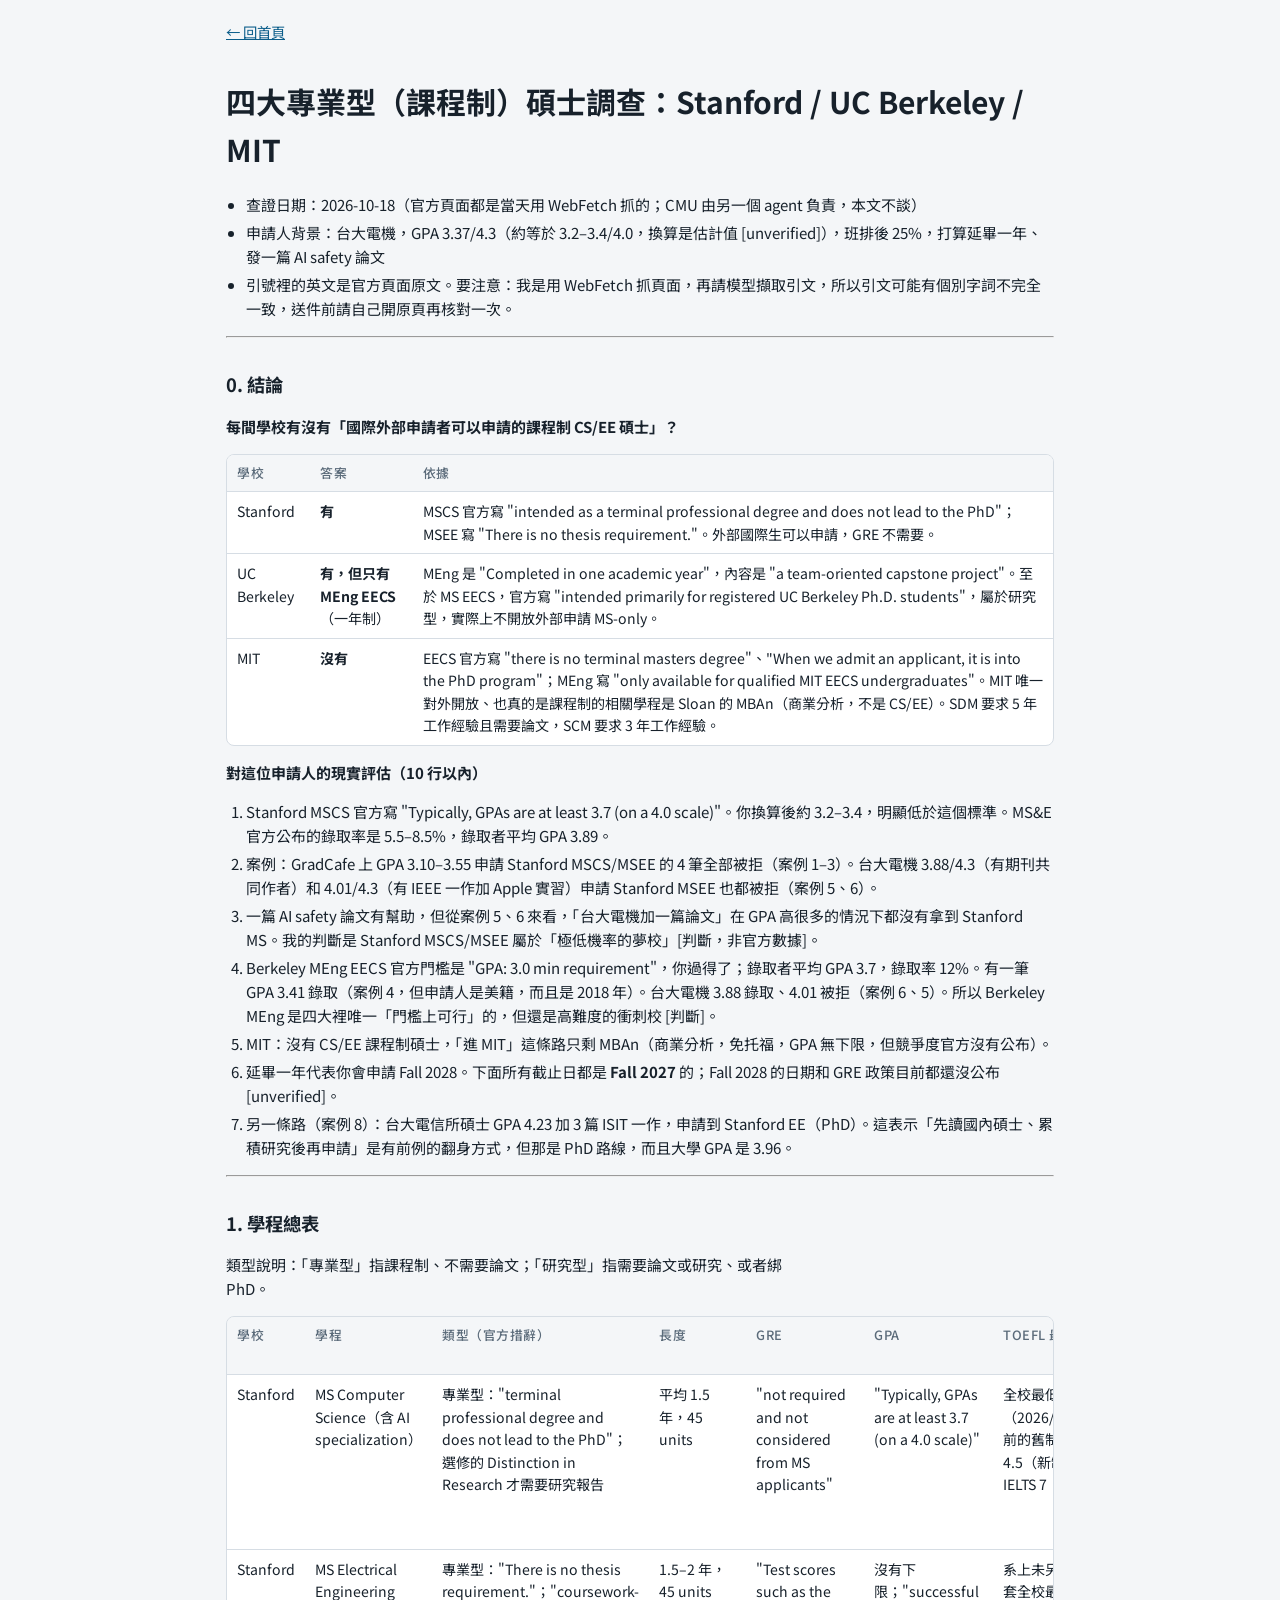
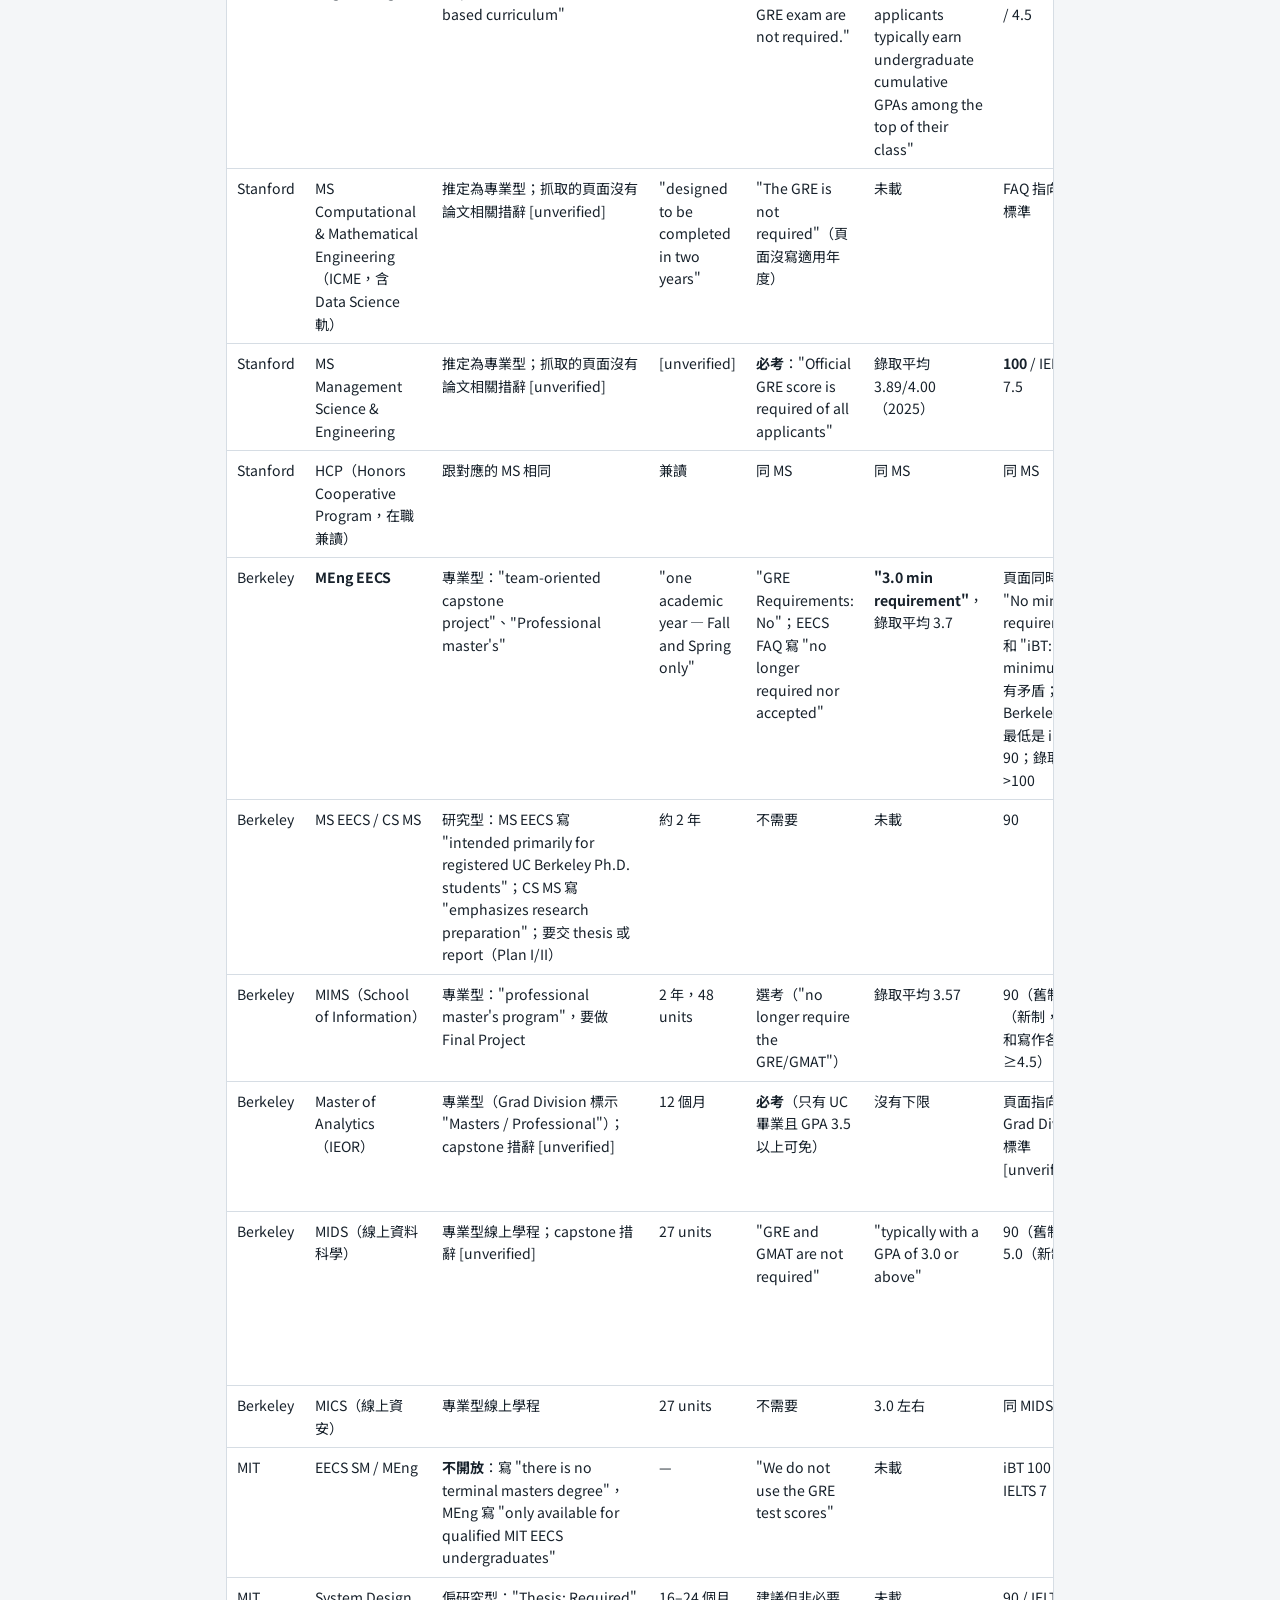
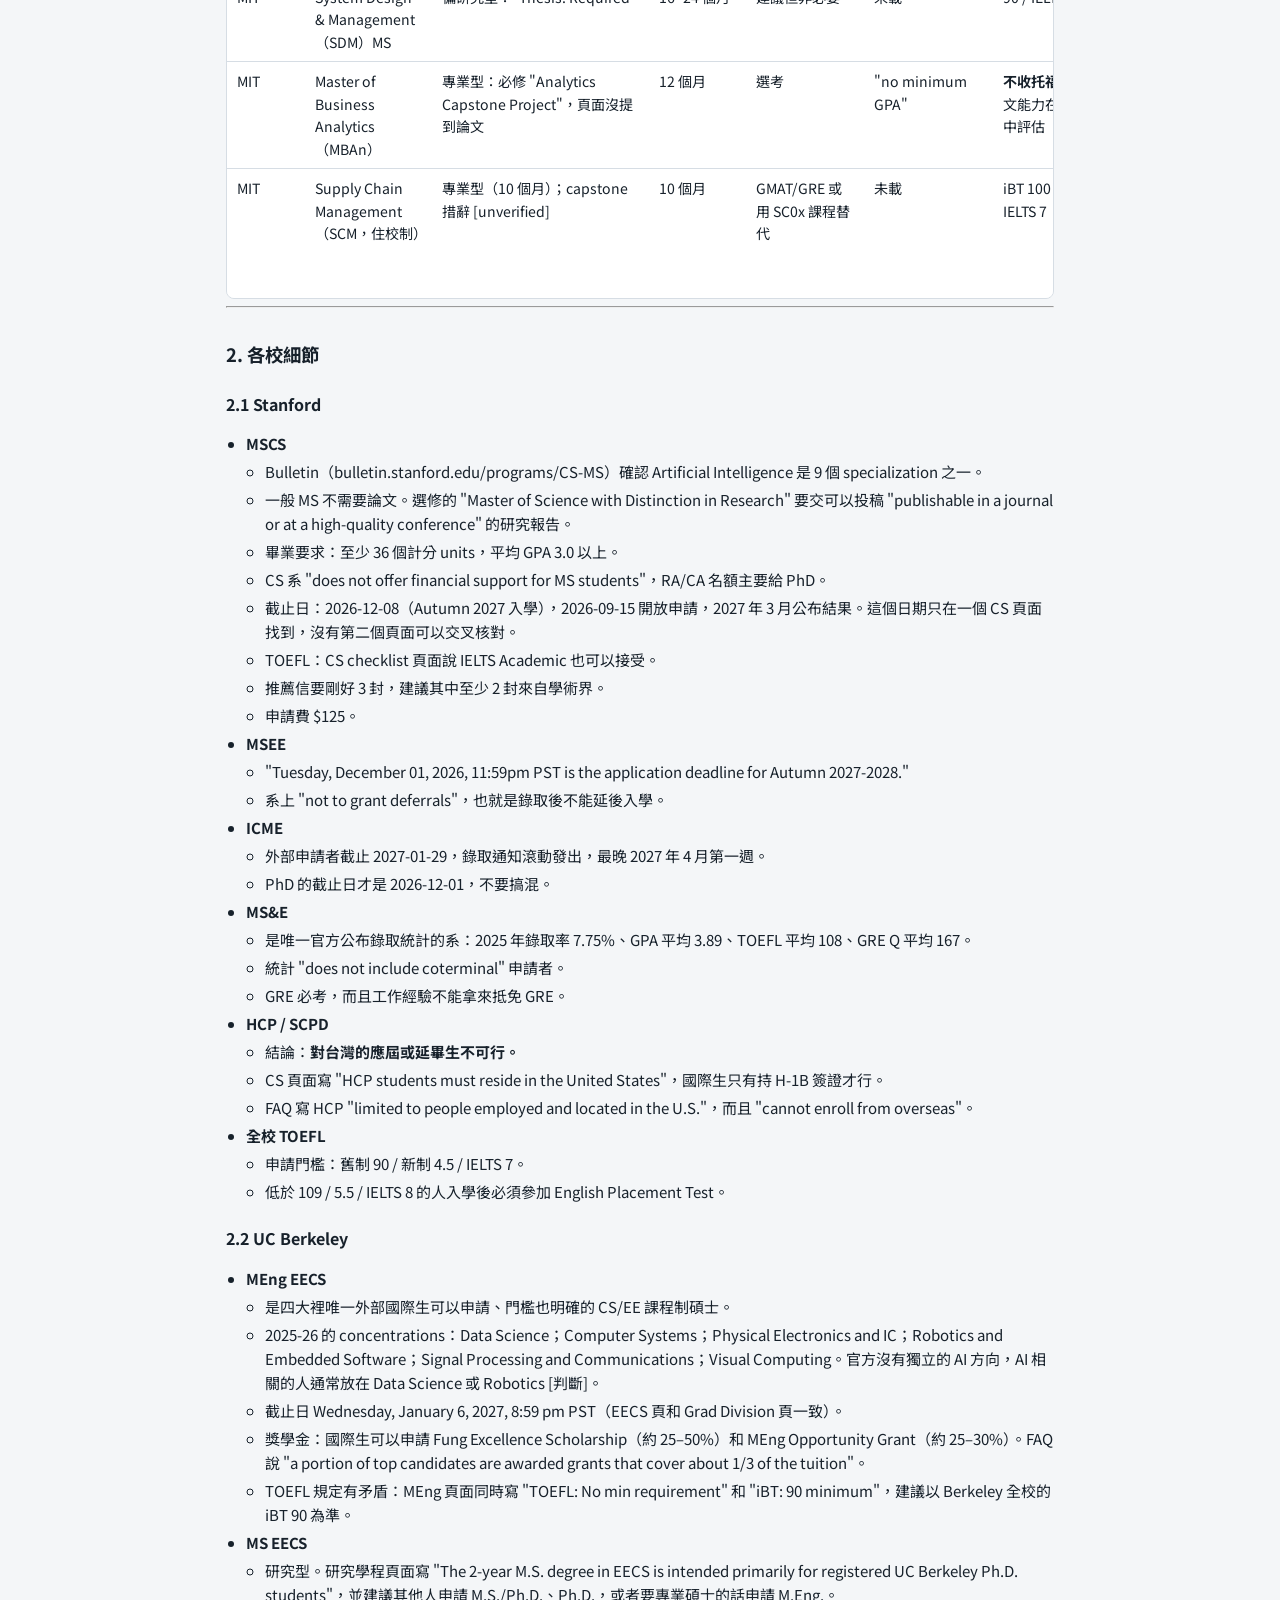
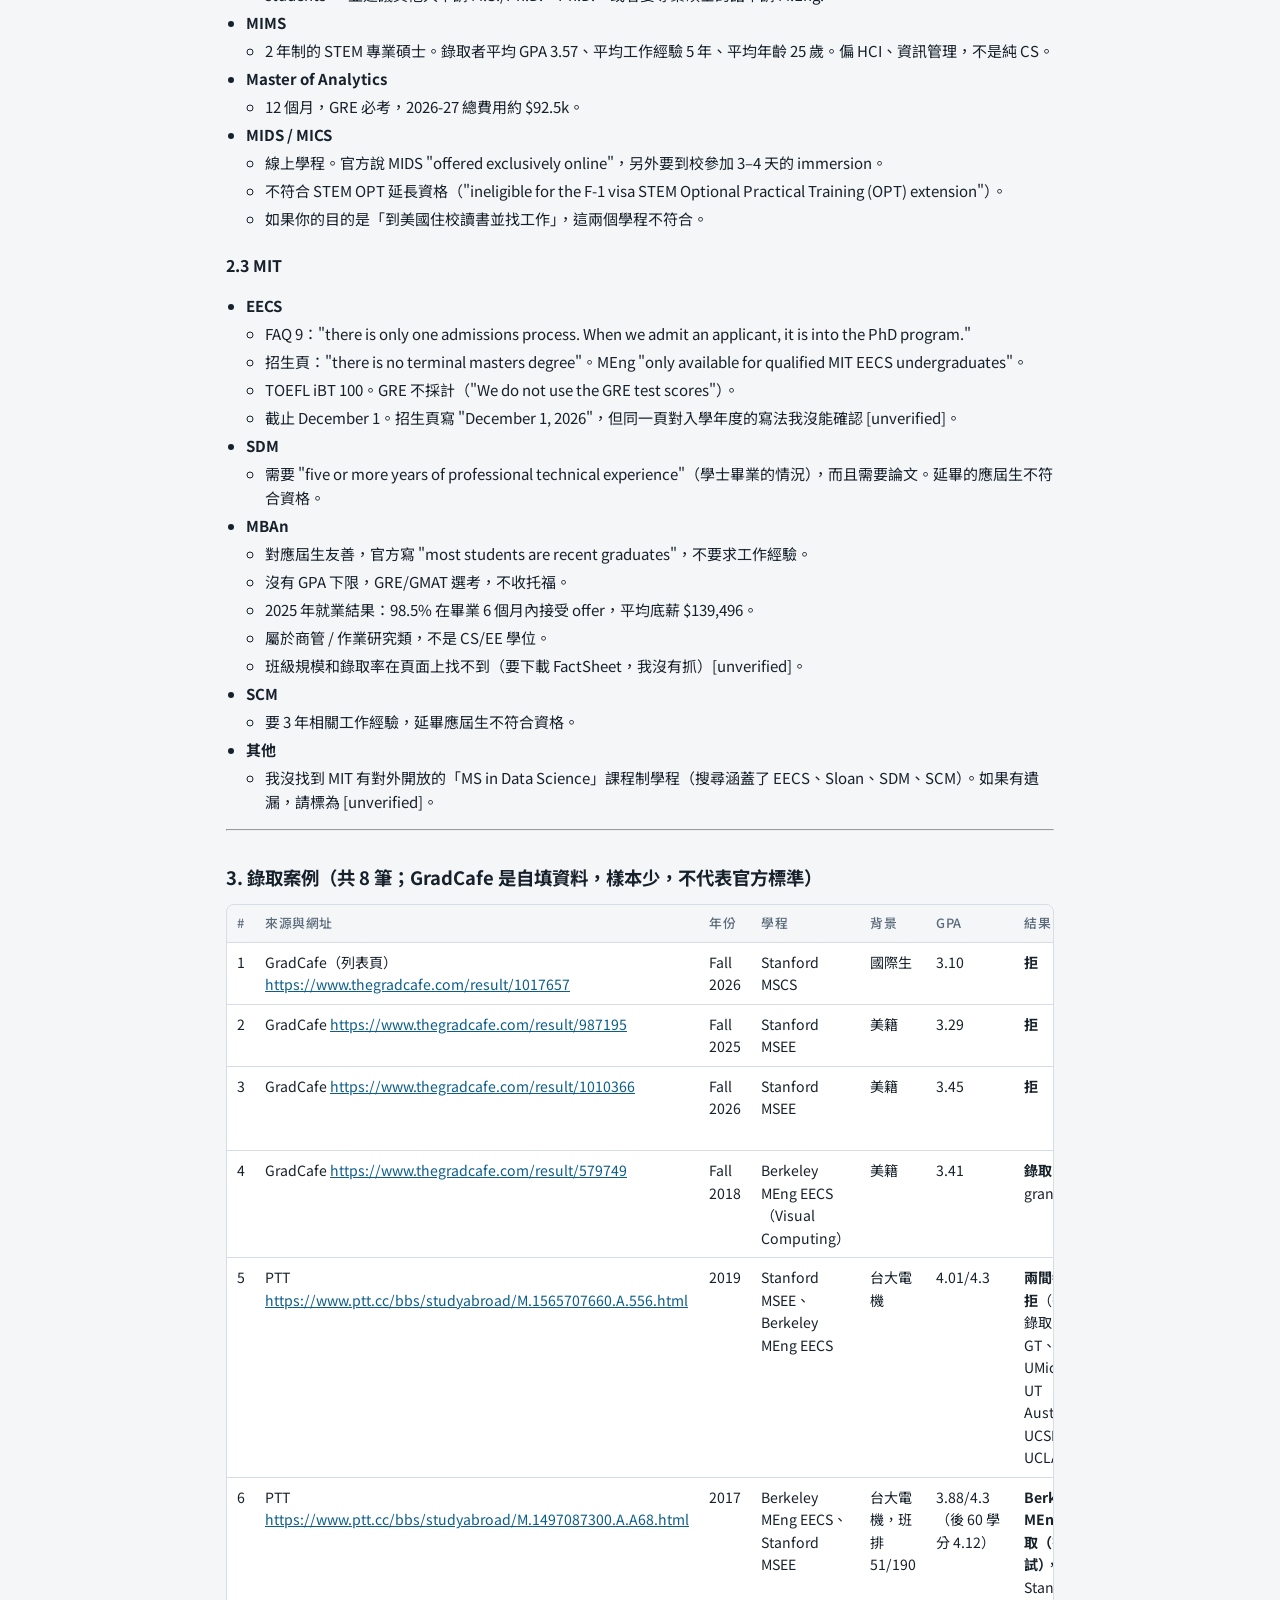
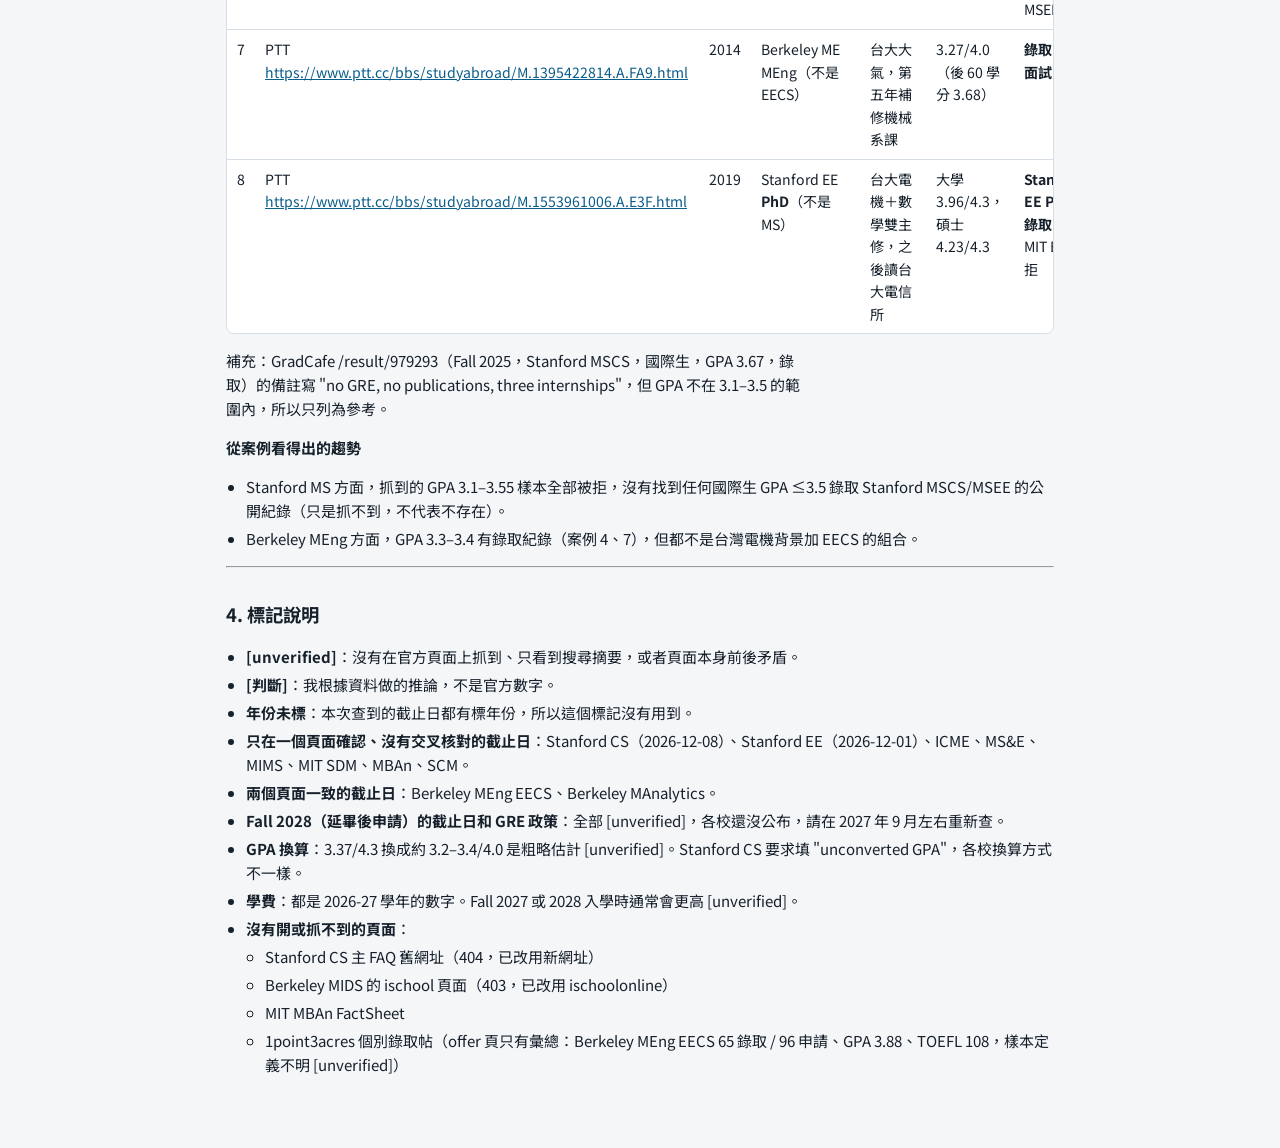
<file: pages/big4-stanford-berkeley-mit.html>
<!doctype html><html lang="zh-Hant"><head><meta charset="utf-8"><meta name="viewport" content="width=device-width,initial-scale=1,viewport-fit=cover"><title>四大專業型（課程制）碩士調查：Stanford / UC Berkeley / MIT</title><link rel="stylesheet" href="https://fonts.googleapis.com/css2?family=Noto+Sans+TC:wght@400;500;700&family=IBM+Plex+Mono:wght@400;500&display=swap"><link rel="stylesheet" href="../style.css"></head><body><div class="wrap article"><a class="back" href="../index.html#research">← 回首頁</a>
<h1>四大專業型（課程制）碩士調查：Stanford / UC Berkeley / MIT</h1>
<ul><li>查證日期：2026-10-18（官方頁面都是當天用 WebFetch 抓的；CMU 由另一個 agent 負責，本文不談）</li><li>申請人背景：台大電機，GPA 3.37/4.3（約等於 3.2–3.4/4.0，換算是估計值 [unverified]），班排後 25%，打算延畢一年、發一篇 AI safety 論文</li><li>引號裡的英文是官方頁面原文。要注意：我是用 WebFetch 抓頁面，再請模型擷取引文，所以引文可能有個別字詞不完全一致，送件前請自己開原頁再核對一次。</li></ul>
<hr>
<h2>0. 結論</h2>
<p><strong>每間學校有沒有「國際外部申請者可以申請的課程制 CS/EE 碩士」？</strong></p>
<div class="tbl"><table>
<thead><tr><th>學校</th><th>答案</th><th>依據</th></tr></thead>
<tbody>
<tr><td>Stanford</td><td><strong>有</strong></td><td>MSCS 官方寫 "intended as a terminal professional degree and does not lead to the PhD"；MSEE 寫 "There is no thesis requirement."。外部國際生可以申請，GRE 不需要。</td></tr>
<tr><td>UC Berkeley</td><td><strong>有，但只有 MEng EECS</strong>（一年制）</td><td>MEng 是 "Completed in one academic year"，內容是 "a team-oriented capstone project"。至於 MS EECS，官方寫 "intended primarily for registered UC Berkeley Ph.D. students"，屬於研究型，實際上不開放外部申請 MS-only。</td></tr>
<tr><td>MIT</td><td><strong>沒有</strong></td><td>EECS 官方寫 "there is no terminal masters degree"、"When we admit an applicant, it is into the PhD program"；MEng 寫 "only available for qualified MIT EECS undergraduates"。MIT 唯一對外開放、也真的是課程制的相關學程是 Sloan 的 MBAn（商業分析，不是 CS/EE）。SDM 要求 5 年工作經驗且需要論文，SCM 要求 3 年工作經驗。</td></tr>
</tbody></table></div>
<p><strong>對這位申請人的現實評估（10 行以內）</strong></p>
<ol><li>Stanford MSCS 官方寫 "Typically, GPAs are at least 3.7 (on a 4.0 scale)"。你換算後約 3.2–3.4，明顯低於這個標準。MS&amp;E 官方公布的錄取率是 5.5–8.5%，錄取者平均 GPA 3.89。</li><li>案例：GradCafe 上 GPA 3.10–3.55 申請 Stanford MSCS/MSEE 的 4 筆全部被拒（案例 1–3）。台大電機 3.88/4.3（有期刊共同作者）和 4.01/4.3（有 IEEE 一作加 Apple 實習）申請 Stanford MSEE 也都被拒（案例 5、6）。</li><li>一篇 AI safety 論文有幫助，但從案例 5、6 來看，「台大電機加一篇論文」在 GPA 高很多的情況下都沒有拿到 Stanford MS。我的判斷是 Stanford MSCS/MSEE 屬於「極低機率的夢校」[判斷，非官方數據]。</li><li>Berkeley MEng EECS 官方門檻是 "GPA: 3.0 min requirement"，你過得了；錄取者平均 GPA 3.7，錄取率 12%。有一筆 GPA 3.41 錄取（案例 4，但申請人是美籍，而且是 2018 年）。台大電機 3.88 錄取、4.01 被拒（案例 6、5）。所以 Berkeley MEng 是四大裡唯一「門檻上可行」的，但還是高難度的衝刺校 [判斷]。</li><li>MIT：沒有 CS/EE 課程制碩士，「進 MIT」這條路只剩 MBAn（商業分析，免托福，GPA 無下限，但競爭度官方沒有公布）。</li><li>延畢一年代表你會申請 Fall 2028。下面所有截止日都是 <strong>Fall 2027</strong> 的；Fall 2028 的日期和 GRE 政策目前都還沒公布 [unverified]。</li><li>另一條路（案例 8）：台大電信所碩士 GPA 4.23 加 3 篇 ISIT 一作，申請到 Stanford EE（PhD）。這表示「先讀國內碩士、累積研究後再申請」是有前例的翻身方式，但那是 PhD 路線，而且大學 GPA 是 3.96。</li></ol>
<hr>
<h2>1. 學程總表</h2>
<p>類型說明：「專業型」指課程制、不需要論文；「研究型」指需要論文或研究、或者綁 PhD。</p>
<div class="tbl"><table>
<thead><tr><th>學校</th><th>學程</th><th>類型（官方措辭）</th><th>長度</th><th>GRE</th><th>GPA</th><th>TOEFL 最低</th><th>Fall 2027 截止</th><th>學費</th><th>錄取率</th><th>官方網址（已抓取）</th></tr></thead>
<tbody>
<tr><td>Stanford</td><td>MS Computer Science（含 AI specialization）</td><td>專業型："terminal professional degree and does not lead to the PhD"；選修的 Distinction in Research 才需要研究報告</td><td>平均 1.5 年，45 units</td><td>"not required and not considered from MS applicants"</td><td>"Typically, GPAs are at least 3.7 (on a 4.0 scale)"</td><td>全校最低 90（2026/1/21 前的舊制）/ 4.5（新制）/ IELTS 7</td><td><strong>2026-12-08</strong></td><td>工學院 2026-27：$15,100/季（8–10 units）、$23,239/季（11–18 units）</td><td>未公布</td><td>cs.stanford.edu/masters-program-overview；/admissions/masters-admissions-frequently-asked-questions；/admissions-graduate-application-deadlines</td></tr>
<tr><td>Stanford</td><td>MS Electrical Engineering</td><td>專業型："There is no thesis requirement."；"coursework-based curriculum"</td><td>1.5–2 年，45 units</td><td>"Test scores such as the GRE exam are not required."</td><td>沒有下限；"successful applicants typically earn undergraduate cumulative GPAs among the top of their class"</td><td>系上未另訂，套全校最低 90 / 4.5</td><td><strong>2026-12-01</strong></td><td>同上</td><td>未公布（"we do not release information about the average GPAs"）</td><td>ee.stanford.edu/admissions/ms；/ms/faq；/admissions/eligibility</td></tr>
<tr><td>Stanford</td><td>MS Computational &amp; Mathematical Engineering（ICME，含 Data Science 軌）</td><td>推定為專業型；抓取的頁面沒有論文相關措辭 [unverified]</td><td>"designed to be completed in two years"</td><td>"The GRE is not required"（頁面沒寫適用年度）</td><td>未載</td><td>FAQ 指向全校標準</td><td><strong>2027-01-29</strong>（外部申請者）</td><td>同上</td><td>未公布</td><td>icme.stanford.edu/academics-admission/icme-application-deadlines；/admissions-application-faq</td></tr>
<tr><td>Stanford</td><td>MS Management Science &amp; Engineering</td><td>推定為專業型；抓取的頁面沒有論文相關措辭 [unverified]</td><td>[unverified]</td><td><strong>必考</strong>："Official GRE score is required of all applicants"</td><td>錄取平均 3.89/4.00（2025）</td><td><strong>100</strong> / IELTS 7.5</td><td><strong>2026-12-01</strong></td><td>同上</td><td><strong>7.75%（2025）、5.5%（2024）、8.5%（2023）</strong></td><td>msande.stanford.edu/.../ms-admission-statistics；/admission；/ms-admission</td></tr>
<tr><td>Stanford</td><td>HCP（Honors Cooperative Program，在職兼讀）</td><td>跟對應的 MS 相同</td><td>兼讀</td><td>同 MS</td><td>同 MS</td><td>同 MS</td><td>同 MS</td><td>兼讀按 unit 計費</td><td>—</td><td>cs.stanford.edu/masters-honors-cooperative-program</td></tr>
<tr><td>Berkeley</td><td><strong>MEng EECS</strong></td><td>專業型："team-oriented capstone project"、"Professional master's"</td><td>"one academic year — Fall and Spring only"</td><td>"GRE Requirements: No"；EECS FAQ 寫 "no longer required nor accepted"</td><td><strong>"3.0 min requirement"</strong>，錄取平均 3.7</td><td>頁面同時寫 "No min requirement" 和 "iBT: 90 minimum"，有矛盾；Berkeley 全校最低是 iBT 90；錄取平均 &gt;100</td><td><strong>2027-01-06</strong>（EECS 頁和 Grad Division 頁兩邊核對一致）</td><td>非加州居民新生 2026-27 每學期 $37,002.25（約 $74,005/年）；Fung 頁 2025-26 寫 $63,305.50，含保險 $71,435.50</td><td><strong>12%（"Average admissions rate"）</strong></td><td>eecs.berkeley.edu/academics/graduate/industry-programs/meng/；grad.berkeley.edu/program/eecs-electrical-engineering-and-computer-sciences-meng/</td></tr>
<tr><td>Berkeley</td><td>MS EECS / CS MS</td><td>研究型：MS EECS 寫 "intended primarily for registered UC Berkeley Ph.D. students"；CS MS 寫 "emphasizes research preparation"；要交 thesis 或 report（Plan I/II）</td><td>約 2 年</td><td>不需要</td><td>未載</td><td>90</td><td>2026-12-01（CS MS，Grad Division 頁）</td><td>—</td><td>未公布</td><td>eecs.berkeley.edu/academics/graduate/research-programs/；grad.berkeley.edu/program/computer-science/</td></tr>
<tr><td>Berkeley</td><td>MIMS（School of Information）</td><td>專業型："professional master's program"，要做 Final Project</td><td>2 年，48 units</td><td>選考（"no longer require the GRE/GMAT"）</td><td>錄取平均 3.57</td><td>90（舊制）/ 5（新制，口說和寫作各 ≥4.5）</td><td><strong>2027-01-06</strong></td><td>非居民新生 2026-27 每學期 $23,715.25</td><td>未公布（每屆約 50–70 人，平均工作經驗 5 年）</td><td>ischool.berkeley.edu/programs/mims；/admissions；/admissions/testscores</td></tr>
<tr><td>Berkeley</td><td>Master of Analytics（IEOR）</td><td>專業型（Grad Division 標示 "Masters / Professional"）；capstone 措辭 [unverified]</td><td>12 個月</td><td><strong>必考</strong>（只有 UC 畢業且 GPA 3.5 以上可免）</td><td>沒有下限</td><td>頁面指向 Grad Division 標準 [unverified]</td><td>優先 2026-12-15，最終 <strong>2027-01-06</strong>（兩個頁面一致）</td><td>2026-27 總計約 $92,505.50（含所有費用）</td><td>未公布</td><td>analytics.berkeley.edu/how-to-apply/；/costs-and-financing/；grad.berkeley.edu/program/master-of-analytics-manlytx/</td></tr>
<tr><td>Berkeley</td><td>MIDS（線上資料科學）</td><td>專業型線上學程；capstone 措辭 [unverified]</td><td>27 units</td><td>"GRE and GMAT are not required"</td><td>"typically with a GPA of 3.0 or above"</td><td>90（舊制）/ 5.0（新制）</td><td>2027 年 1 月入學那屆最終截止是 2026-10-23；Fall 2027 那屆 [unverified]</td><td>$2,850/unit，2026 秋入學估計總額 $82,226</td><td>未公布</td><td>ischoolonline.berkeley.edu/admissions/；/international-admissions/；/tuition-financial-aid/</td></tr>
<tr><td>Berkeley</td><td>MICS（線上資安）</td><td>專業型線上學程</td><td>27 units</td><td>不需要</td><td>3.0 左右</td><td>同 MIDS</td><td>同 MIDS</td><td>$2,712/unit，估計 $78,500</td><td>未公布</td><td>同上</td></tr>
<tr><td>MIT</td><td>EECS SM / MEng</td><td><strong>不開放</strong>：寫 "there is no terminal masters degree"，MEng 寫 "only available for qualified MIT EECS undergraduates"</td><td>—</td><td>"We do not use the GRE test scores"</td><td>未載</td><td>iBT 100 / IELTS 7</td><td>2026-12-01（只收 PhD）</td><td>—</td><td>未公布（"extremely competitive"）</td><td>eecs.mit.edu/academics/graduate-programs/admission-process/；/graduate-admissions-faqs/</td></tr>
<tr><td>MIT</td><td>System Design &amp; Management（SDM）MS</td><td>偏研究型："Thesis: Required"</td><td>16–24 個月</td><td>建議但非必要</td><td>未載</td><td>90 / IELTS 7.5</td><td>R1 <strong>2026-12-11</strong>，R2 2027-02-26</td><td>2026-27 每學期 $14,200–$34,500</td><td>未公布</td><td>sdm.mit.edu；/admission/how-to-apply-ms/；/admission/tuition/</td></tr>
<tr><td>MIT</td><td>Master of Business Analytics（MBAn）</td><td>專業型：必修 "Analytics Capstone Project"，頁面沒提到論文</td><td>12 個月</td><td>選考</td><td>"no minimum GPA"</td><td><strong>不收托福</strong>，英文能力在面試中評估</td><td><strong>2027-01-05</strong></td><td>2026-27 為 $96,884（不含 $22,000 夏季學費補助）</td><td>未公布</td><td>mitsloan.mit.edu/master-of-business-analytics/admissions；/frequently-asked-questions；/tuition-and-financial-aid</td></tr>
<tr><td>MIT</td><td>Supply Chain Management（SCM，住校制）</td><td>專業型（10 個月）；capstone 措辭 [unverified]</td><td>10 個月</td><td>GMAT/GRE 或用 SC0x 課程替代</td><td>未載</td><td>iBT 100 / IELTS 7</td><td>R1 2026-10-30、R2 2027-01-29、R3 2027-03-31</td><td>2026-27 為 $89,692</td><td>未公布</td><td>scm.mit.edu/program/admissions</td></tr>
</tbody></table></div>
<hr>
<h2>2. 各校細節</h2>
<h3>2.1 Stanford</h3>
<ul><li><strong>MSCS</strong><ul><li>Bulletin（bulletin.stanford.edu/programs/CS-MS）確認 Artificial Intelligence 是 9 個 specialization 之一。</li><li>一般 MS 不需要論文。選修的 "Master of Science with Distinction in Research" 要交可以投稿 "publishable in a journal or at a high-quality conference" 的研究報告。</li><li>畢業要求：至少 36 個計分 units，平均 GPA 3.0 以上。</li><li>CS 系 "does not offer financial support for MS students"，RA/CA 名額主要給 PhD。</li><li>截止日：2026-12-08（Autumn 2027 入學），2026-09-15 開放申請，2027 年 3 月公布結果。這個日期只在一個 CS 頁面找到，沒有第二個頁面可以交叉核對。</li><li>TOEFL：CS checklist 頁面說 IELTS Academic 也可以接受。</li><li>推薦信要剛好 3 封，建議其中至少 2 封來自學術界。</li><li>申請費 $125。</li></ul></li><li><strong>MSEE</strong><ul><li>"Tuesday, December 01, 2026, 11:59pm PST is the application deadline for Autumn 2027-2028."</li><li>系上 "not to grant deferrals"，也就是錄取後不能延後入學。</li></ul></li><li><strong>ICME</strong><ul><li>外部申請者截止 2027-01-29，錄取通知滾動發出，最晚 2027 年 4 月第一週。</li><li>PhD 的截止日才是 2026-12-01，不要搞混。</li></ul></li><li><strong>MS&amp;E</strong><ul><li>是唯一官方公布錄取統計的系：2025 年錄取率 7.75%、GPA 平均 3.89、TOEFL 平均 108、GRE Q 平均 167。</li><li>統計 "does not include coterminal" 申請者。</li><li>GRE 必考，而且工作經驗不能拿來抵免 GRE。</li></ul></li><li><strong>HCP / SCPD</strong><ul><li>結論：<strong>對台灣的應屆或延畢生不可行。</strong></li><li>CS 頁面寫 "HCP students must reside in the United States"，國際生只有持 H-1B 簽證才行。</li><li>FAQ 寫 HCP "limited to people employed and located in the U.S."，而且 "cannot enroll from overseas"。</li></ul></li><li><strong>全校 TOEFL</strong><ul><li>申請門檻：舊制 90 / 新制 4.5 / IELTS 7。</li><li>低於 109 / 5.5 / IELTS 8 的人入學後必須參加 English Placement Test。</li></ul></li></ul>
<h3>2.2 UC Berkeley</h3>
<ul><li><strong>MEng EECS</strong><ul><li>是四大裡唯一外部國際生可以申請、門檻也明確的 CS/EE 課程制碩士。</li><li>2025-26 的 concentrations：Data Science；Computer Systems；Physical Electronics and IC；Robotics and Embedded Software；Signal Processing and Communications；Visual Computing。官方沒有獨立的 AI 方向，AI 相關的人通常放在 Data Science 或 Robotics [判斷]。</li><li>截止日 Wednesday, January 6, 2027, 8:59 pm PST（EECS 頁和 Grad Division 頁一致）。</li><li>獎學金：國際生可以申請 Fung Excellence Scholarship（約 25–50%）和 MEng Opportunity Grant（約 25–30%）。FAQ 說 "a portion of top candidates are awarded grants that cover about 1/3 of the tuition"。</li><li>TOEFL 規定有矛盾：MEng 頁面同時寫 "TOEFL: No min requirement" 和 "iBT: 90 minimum"，建議以 Berkeley 全校的 iBT 90 為準。</li></ul></li><li><strong>MS EECS</strong><ul><li>研究型。研究學程頁面寫 "The 2-year M.S. degree in EECS is intended primarily for registered UC Berkeley Ph.D. students"，並建議其他人申請 M.S./Ph.D.、Ph.D.，或者要專業碩士的話申請 M.Eng.。</li></ul></li><li><strong>MIMS</strong><ul><li>2 年制的 STEM 專業碩士。錄取者平均 GPA 3.57、平均工作經驗 5 年、平均年齡 25 歲。偏 HCI、資訊管理，不是純 CS。</li></ul></li><li><strong>Master of Analytics</strong><ul><li>12 個月，GRE 必考，2026-27 總費用約 $92.5k。</li></ul></li><li><strong>MIDS / MICS</strong><ul><li>線上學程。官方說 MIDS "offered exclusively online"，另外要到校參加 3–4 天的 immersion。</li><li>不符合 STEM OPT 延長資格（"ineligible for the F-1 visa STEM Optional Practical Training (OPT) extension"）。</li><li>如果你的目的是「到美國住校讀書並找工作」，這兩個學程不符合。</li></ul></li></ul>
<h3>2.3 MIT</h3>
<ul><li><strong>EECS</strong><ul><li>FAQ 9："there is only one admissions process. When we admit an applicant, it is into the PhD program."</li><li>招生頁："there is no terminal masters degree"。MEng "only available for qualified MIT EECS undergraduates"。</li><li>TOEFL iBT 100。GRE 不採計（"We do not use the GRE test scores"）。</li><li>截止 December 1。招生頁寫 "December 1, 2026"，但同一頁對入學年度的寫法我沒能確認 [unverified]。</li></ul></li><li><strong>SDM</strong><ul><li>需要 "five or more years of professional technical experience"（學士畢業的情況），而且需要論文。延畢的應屆生不符合資格。</li></ul></li><li><strong>MBAn</strong><ul><li>對應屆生友善，官方寫 "most students are recent graduates"，不要求工作經驗。</li><li>沒有 GPA 下限，GRE/GMAT 選考，不收托福。</li><li>2025 年就業結果：98.5% 在畢業 6 個月內接受 offer，平均底薪 $139,496。</li><li>屬於商管 / 作業研究類，不是 CS/EE 學位。</li><li>班級規模和錄取率在頁面上找不到（要下載 FactSheet，我沒有抓）[unverified]。</li></ul></li><li><strong>SCM</strong><ul><li>要 3 年相關工作經驗，延畢應屆生不符合資格。</li></ul></li><li><strong>其他</strong><ul><li>我沒找到 MIT 有對外開放的「MS in Data Science」課程制學程（搜尋涵蓋了 EECS、Sloan、SDM、SCM）。如果有遺漏，請標為 [unverified]。</li></ul></li></ul>
<hr>
<h2>3. 錄取案例（共 8 筆；GradCafe 是自填資料，樣本少，不代表官方標準）</h2>
<div class="tbl"><table>
<thead><tr><th>#</th><th>來源與網址</th><th>年份</th><th>學程</th><th>背景</th><th>GPA</th><th>結果</th><th>其他經歷</th></tr></thead>
<tbody>
<tr><td>1</td><td>GradCafe（列表頁）<a href="https://www.thegradcafe.com/result/1017657" target="_blank" rel="noopener">https://www.thegradcafe.com/result/1017657</a></td><td>Fall 2026</td><td>Stanford MSCS</td><td>國際生</td><td>3.10</td><td><strong>拒</strong></td><td>沒有填</td></tr>
<tr><td>2</td><td>GradCafe <a href="https://www.thegradcafe.com/result/987195" target="_blank" rel="noopener">https://www.thegradcafe.com/result/987195</a></td><td>Fall 2025</td><td>Stanford MSEE</td><td>美籍</td><td>3.29</td><td><strong>拒</strong></td><td>沒有填</td></tr>
<tr><td>3</td><td>GradCafe <a href="https://www.thegradcafe.com/result/1010366" target="_blank" rel="noopener">https://www.thegradcafe.com/result/1010366</a></td><td>Fall 2026</td><td>Stanford MSEE</td><td>美籍</td><td>3.45</td><td><strong>拒</strong></td><td>沒有填（同季另有一筆 3.55 也被拒：/result/1008980）</td></tr>
<tr><td>4</td><td>GradCafe <a href="https://www.thegradcafe.com/result/579749" target="_blank" rel="noopener">https://www.thegradcafe.com/result/579749</a></td><td>Fall 2018</td><td>Berkeley MEng EECS（Visual Computing）</td><td>美籍</td><td>3.41</td><td><strong>錄取</strong>，有 grant</td><td>沒有面試</td></tr>
<tr><td>5</td><td>PTT <a href="https://www.ptt.cc/bbs/studyabroad/M.1565707660.A.556.html" target="_blank" rel="noopener">https://www.ptt.cc/bbs/studyabroad/M.1565707660.A.556.html</a></td><td>2019</td><td>Stanford MSEE、Berkeley MEng EECS</td><td>台大電機</td><td>4.01/4.3</td><td><strong>兩間都被拒</strong>（後來錄取 GT、UMich、UT Austin、UCSD、UCLA）</td><td>1 篇 IEEE 會議一作，Apple 實習 8 個月，TOEFL 108</td></tr>
<tr><td>6</td><td>PTT <a href="https://www.ptt.cc/bbs/studyabroad/M.1497087300.A.A68.html" target="_blank" rel="noopener">https://www.ptt.cc/bbs/studyabroad/M.1497087300.A.A68.html</a></td><td>2017</td><td>Berkeley MEng EECS、Stanford MSEE</td><td>台大電機，班排 51/190</td><td>3.88/4.3（後 60 學分 4.12）</td><td><strong>Berkeley MEng 錄取（有面試）</strong>，Stanford MSEE 拒</td><td>1 篇頂級期刊共同作者，TOEFL 115，GRE Q170</td></tr>
<tr><td>7</td><td>PTT <a href="https://www.ptt.cc/bbs/studyabroad/M.1395422814.A.FA9.html" target="_blank" rel="noopener">https://www.ptt.cc/bbs/studyabroad/M.1395422814.A.FA9.html</a></td><td>2014</td><td>Berkeley ME MEng（不是 EECS）</td><td>台大大氣，第五年補修機械系課</td><td>3.27/4.0（後 60 學分 3.68）</td><td><strong>錄取（有面試）</strong></td><td>研究助理，2 篇論文（其中 1 篇只投稿），TOEFL 92</td></tr>
<tr><td>8</td><td>PTT <a href="https://www.ptt.cc/bbs/studyabroad/M.1553961006.A.E3F.html" target="_blank" rel="noopener">https://www.ptt.cc/bbs/studyabroad/M.1553961006.A.E3F.html</a></td><td>2019</td><td>Stanford EE <strong>PhD</strong>（不是 MS）</td><td>台大電機＋數學雙主修，之後讀台大電信所</td><td>大學 3.96/4.3，碩士 4.23/4.3</td><td><strong>Stanford EE PhD 錄取</strong>，MIT EECS 拒</td><td>3 篇 ISIT 一作，1 篇 IEEE Trans. 審稿中</td></tr>
</tbody></table></div>
<p>補充：GradCafe /result/979293（Fall 2025，Stanford MSCS，國際生，GPA 3.67，錄取）的備註寫 "no GRE, no publications, three internships"，但 GPA 不在 3.1–3.5 的範圍內，所以只列為參考。</p>
<p><strong>從案例看得出的趨勢</strong></p>
<ul><li>Stanford MS 方面，抓到的 GPA 3.1–3.55 樣本全部被拒，沒有找到任何國際生 GPA ≤3.5 錄取 Stanford MSCS/MSEE 的公開紀錄（只是抓不到，不代表不存在）。</li><li>Berkeley MEng 方面，GPA 3.3–3.4 有錄取紀錄（案例 4、7），但都不是台灣電機背景加 EECS 的組合。</li></ul>
<hr>
<h2>4. 標記說明</h2>
<ul><li><strong>[unverified]</strong>：沒有在官方頁面上抓到、只看到搜尋摘要，或者頁面本身前後矛盾。</li><li><strong>[判斷]</strong>：我根據資料做的推論，不是官方數字。</li><li><strong>年份未標</strong>：本次查到的截止日都有標年份，所以這個標記沒有用到。</li><li><strong>只在一個頁面確認、沒有交叉核對的截止日</strong>：Stanford CS（2026-12-08）、Stanford EE（2026-12-01）、ICME、MS&amp;E、MIMS、MIT SDM、MBAn、SCM。</li><li><strong>兩個頁面一致的截止日</strong>：Berkeley MEng EECS、Berkeley MAnalytics。</li><li><strong>Fall 2028（延畢後申請）的截止日和 GRE 政策</strong>：全部 [unverified]，各校還沒公布，請在 2027 年 9 月左右重新查。</li><li><strong>GPA 換算</strong>：3.37/4.3 換成約 3.2–3.4/4.0 是粗略估計 [unverified]。Stanford CS 要求填 "unconverted GPA"，各校換算方式不一樣。</li><li><strong>學費</strong>：都是 2026-27 學年的數字。Fall 2027 或 2028 入學時通常會更高 [unverified]。</li><li><strong>沒有開或抓不到的頁面</strong>：<ul><li>Stanford CS 主 FAQ 舊網址（404，已改用新網址）</li><li>Berkeley MIDS 的 ischool 頁面（403，已改用 ischoolonline）</li><li>MIT MBAn FactSheet</li><li>1point3acres 個別錄取帖（offer 頁只有彙總：Berkeley MEng EECS 65 錄取 / 96 申請、GPA 3.88、TOEFL 108，樣本定義不明 [unverified]）</li></ul></li></ul>
</div></body></html>
</file>
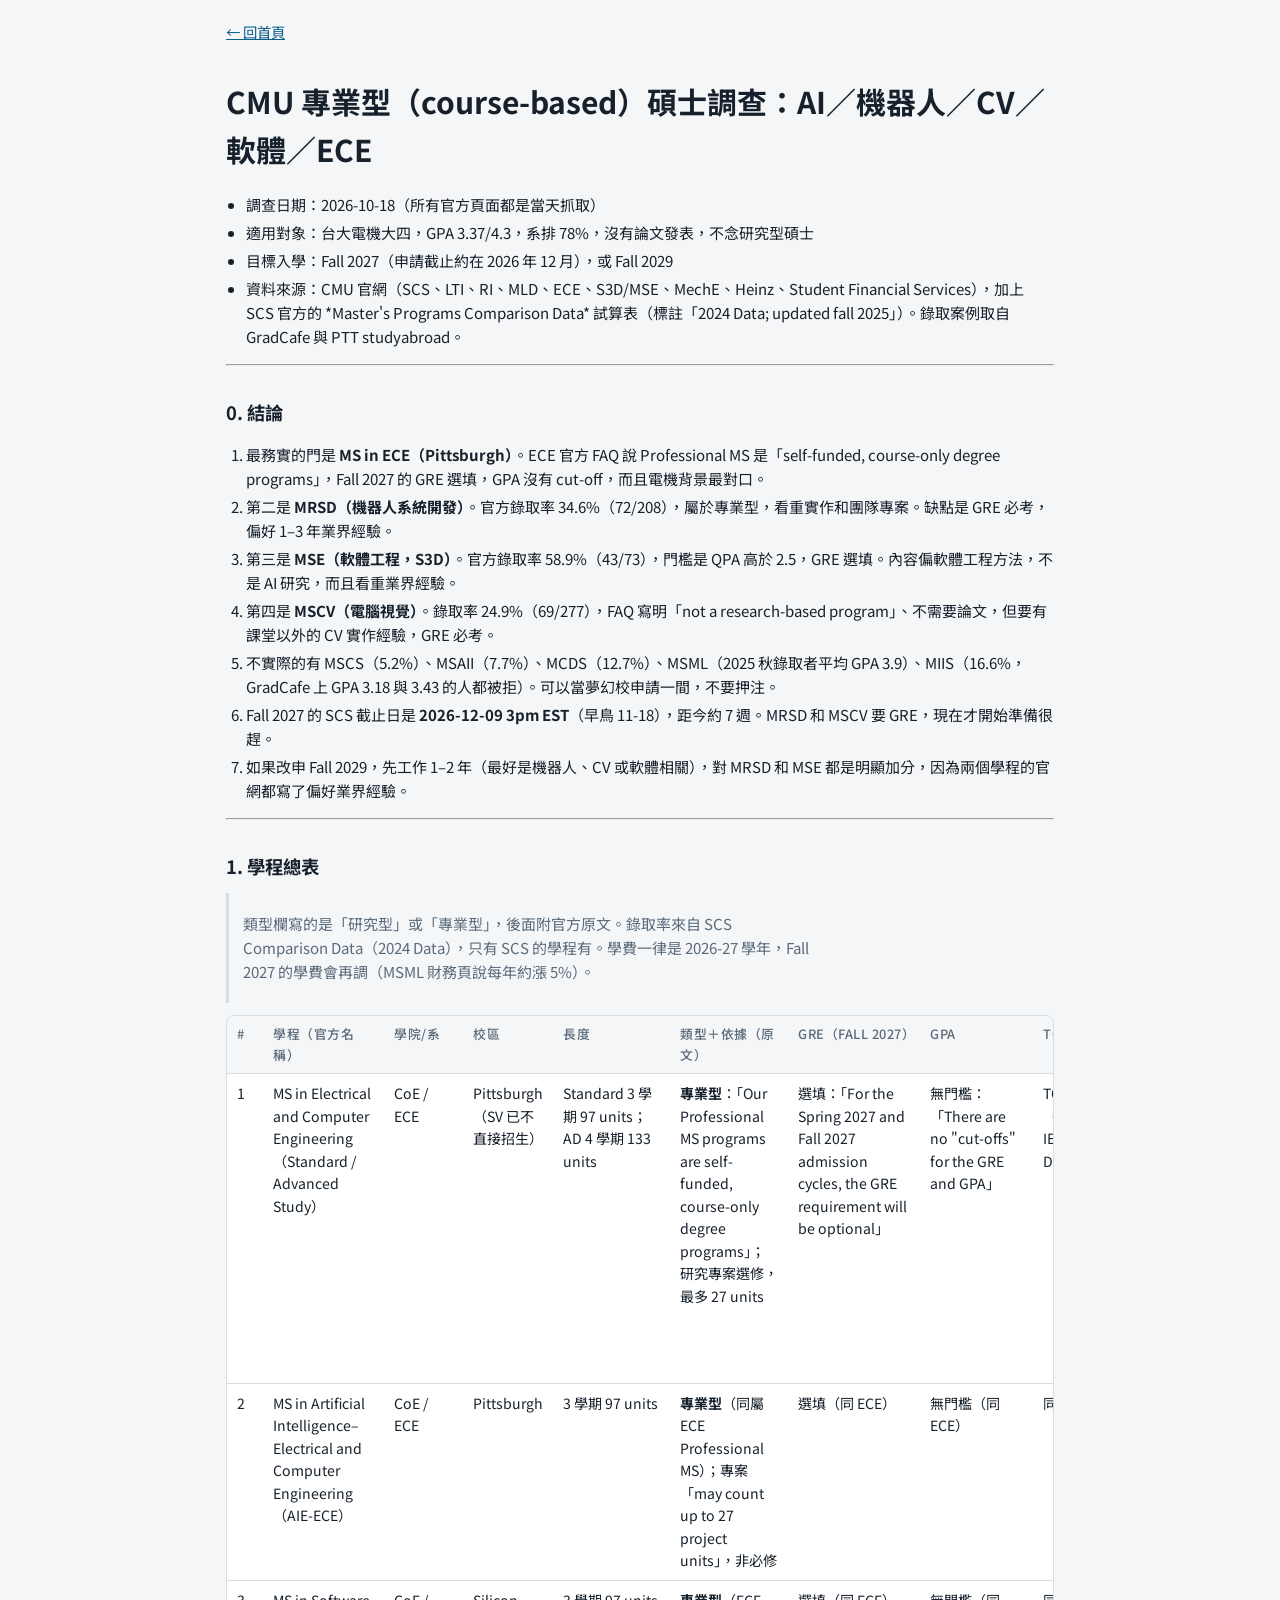
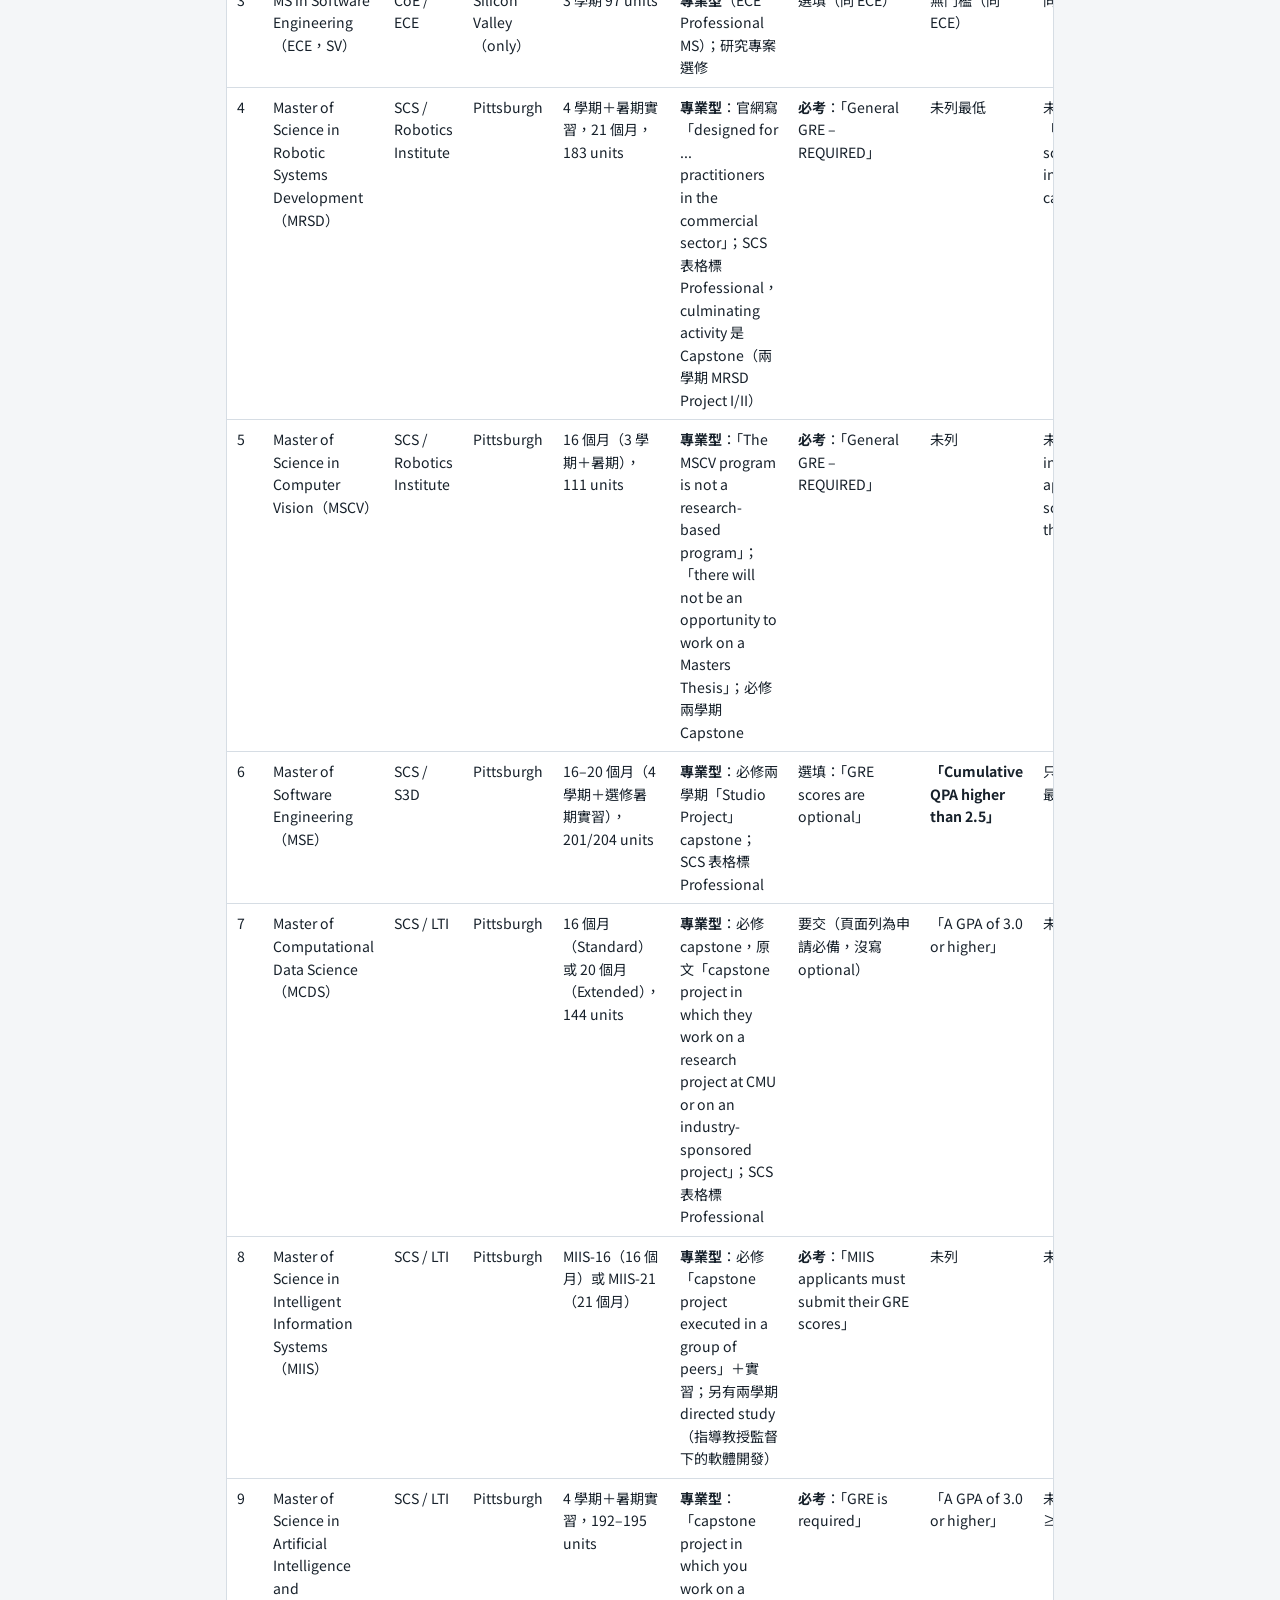
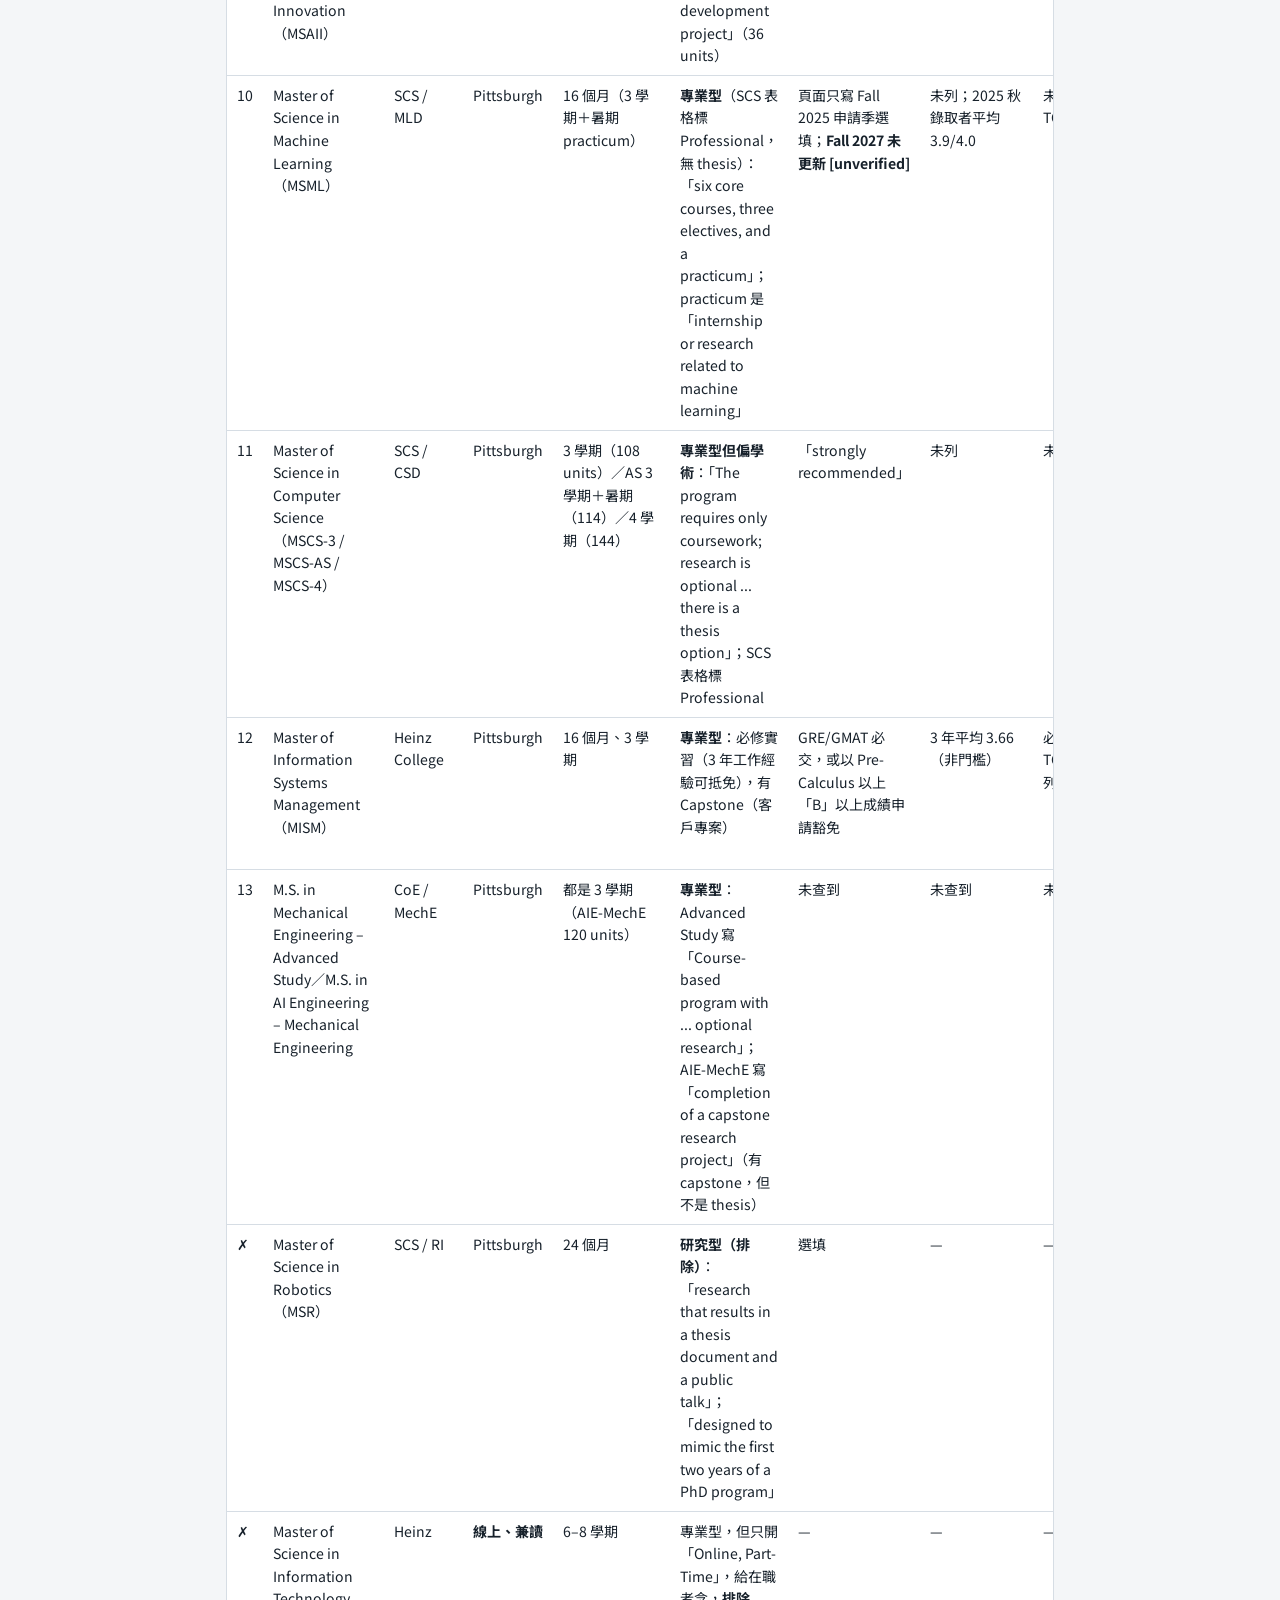
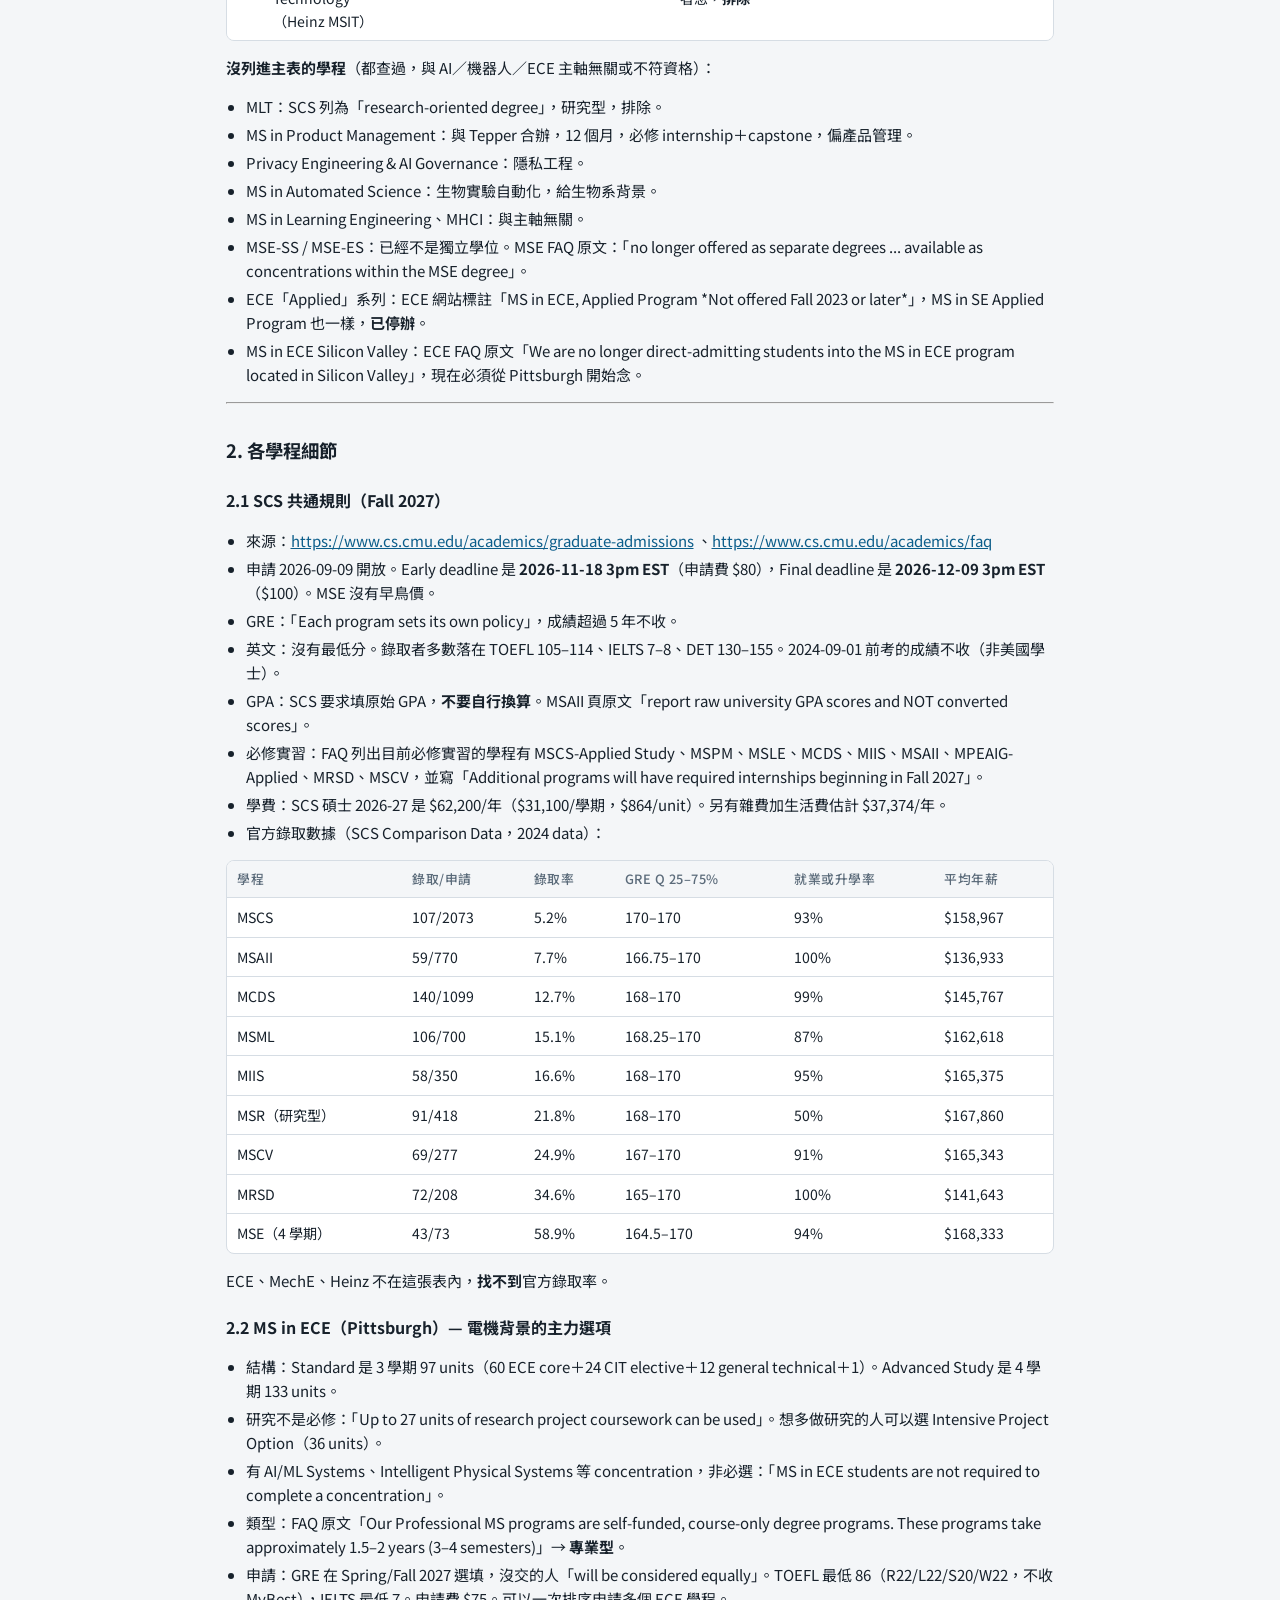
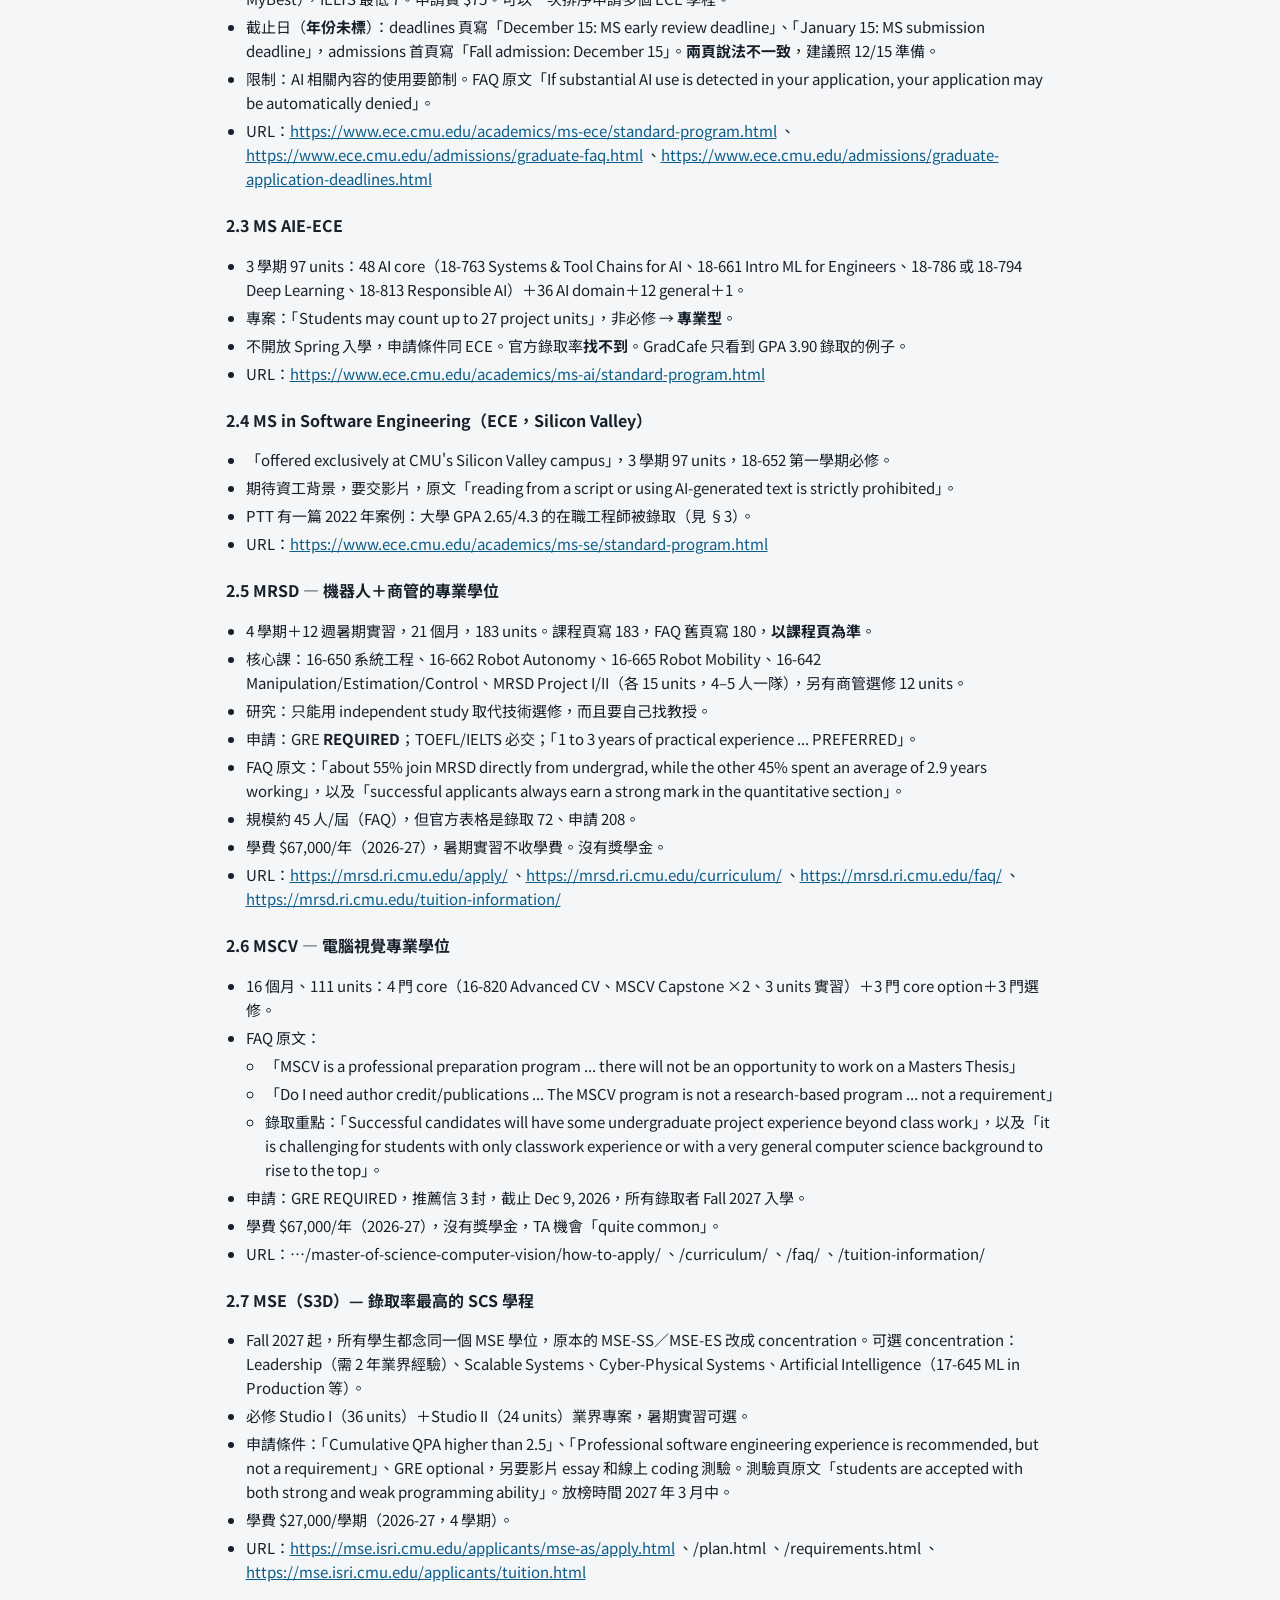
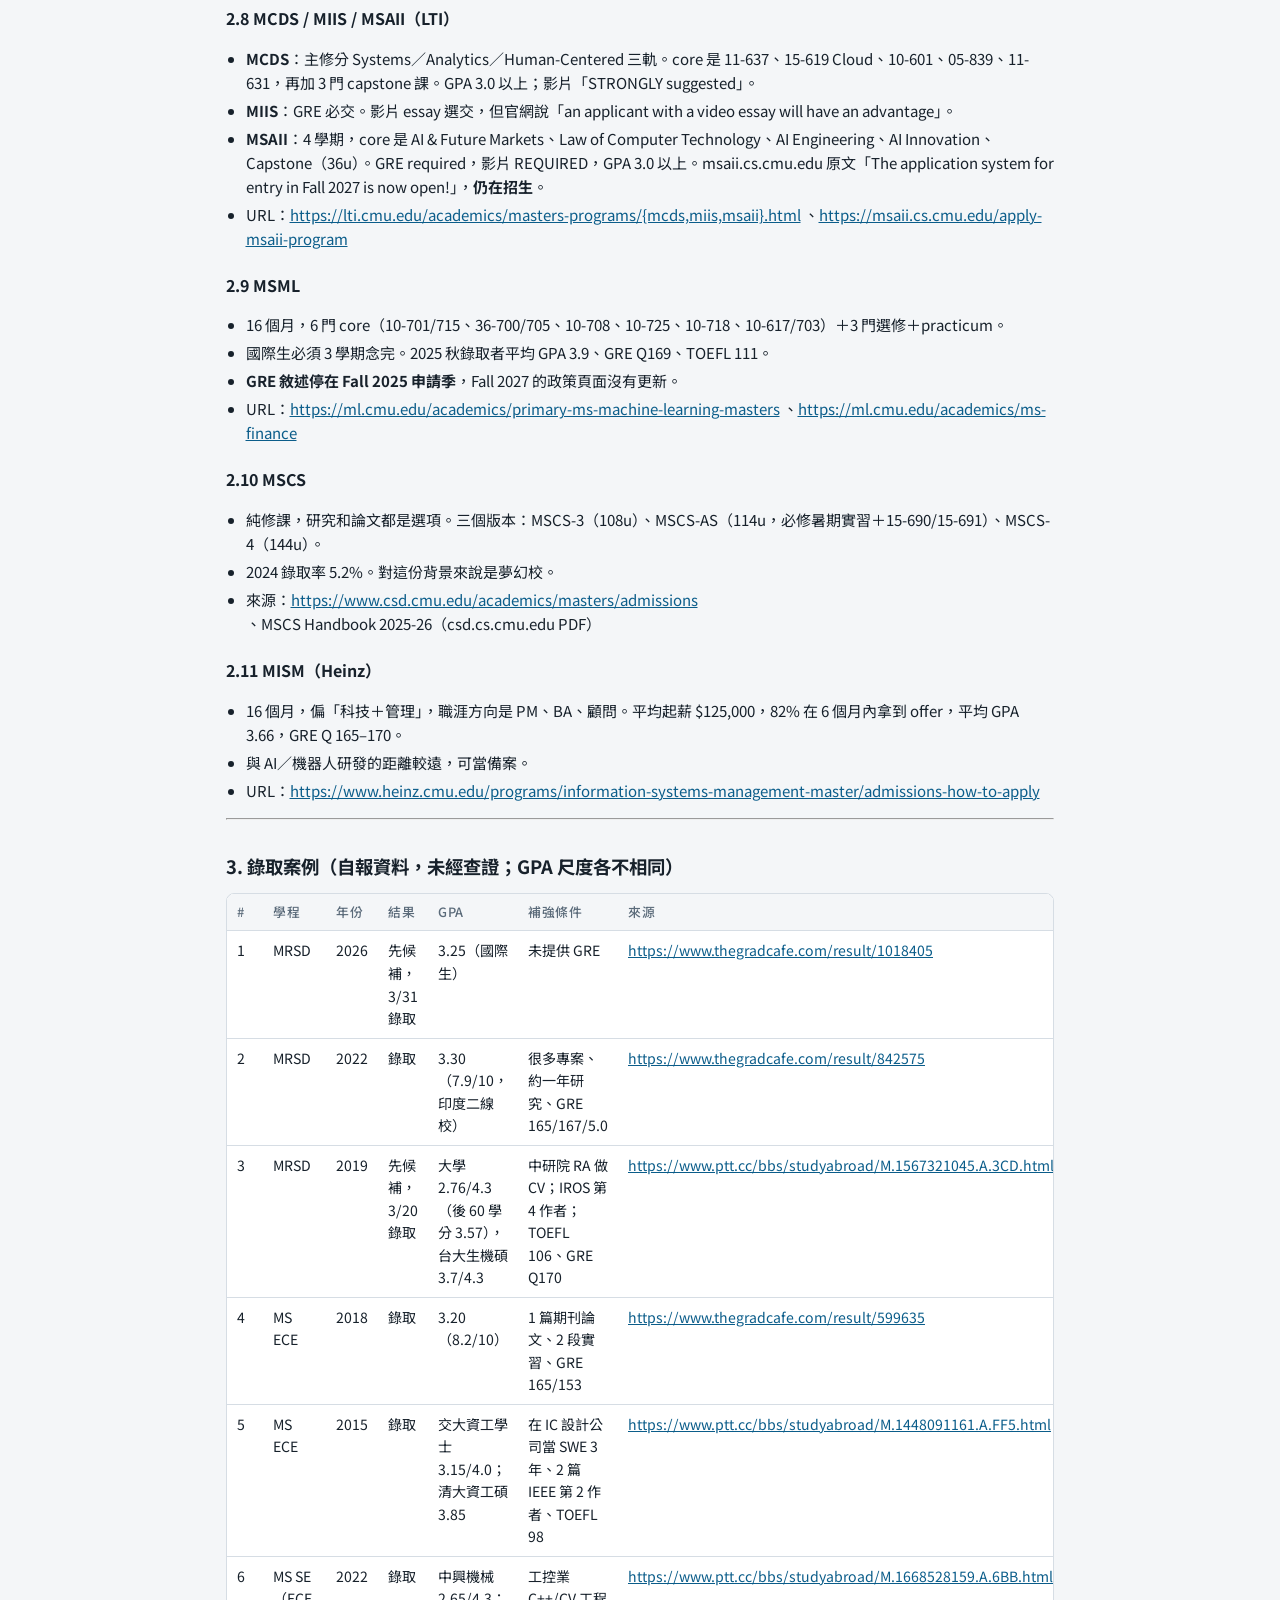
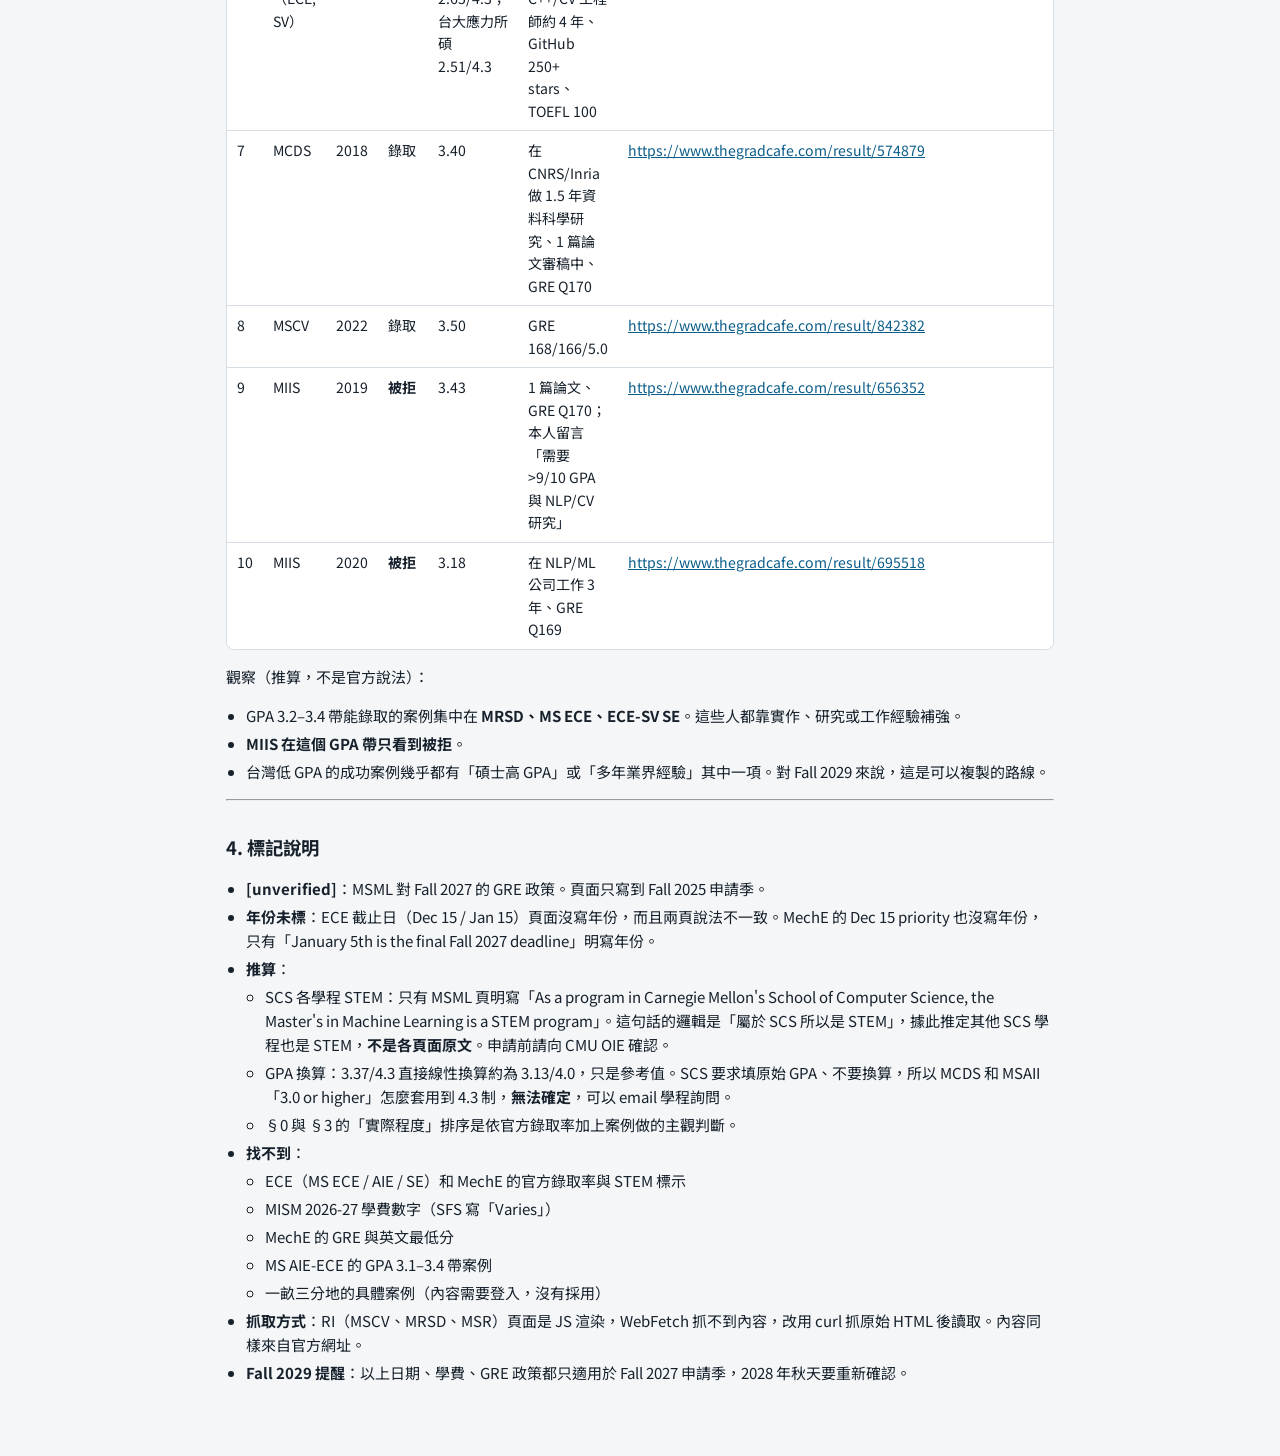
<file: pages/cmu-programs.html>
<!doctype html><html lang="zh-Hant"><head><meta charset="utf-8"><meta name="viewport" content="width=device-width,initial-scale=1,viewport-fit=cover"><title>CMU 專業型（course-based）碩士調查：AI／機器人／CV／軟體／ECE</title><link rel="stylesheet" href="https://fonts.googleapis.com/css2?family=Noto+Sans+TC:wght@400;500;700&family=IBM+Plex+Mono:wght@400;500&display=swap"><link rel="stylesheet" href="../style.css"></head><body><div class="wrap article"><a class="back" href="../index.html#research">← 回首頁</a>
<h1>CMU 專業型（course-based）碩士調查：AI／機器人／CV／軟體／ECE</h1>
<ul><li>調查日期：2026-10-18（所有官方頁面都是當天抓取）</li><li>適用對象：台大電機大四，GPA 3.37/4.3，系排 78%，沒有論文發表，不念研究型碩士</li><li>目標入學：Fall 2027（申請截止約在 2026 年 12 月），或 Fall 2029</li><li>資料來源：CMU 官網（SCS、LTI、RI、MLD、ECE、S3D/MSE、MechE、Heinz、Student Financial Services），加上 SCS 官方的 *Master's Programs Comparison Data* 試算表（標註「2024 Data; updated fall 2025」）。錄取案例取自 GradCafe 與 PTT studyabroad。</li></ul>
<hr>
<h2>0. 結論</h2>
<ol><li>最務實的門是 <strong>MS in ECE（Pittsburgh）</strong>。ECE 官方 FAQ 說 Professional MS 是「self-funded, course-only degree programs」，Fall 2027 的 GRE 選填，GPA 沒有 cut-off，而且電機背景最對口。</li><li>第二是 <strong>MRSD（機器人系統開發）</strong>。官方錄取率 34.6%（72/208），屬於專業型，看重實作和團隊專案。缺點是 GRE 必考，偏好 1–3 年業界經驗。</li><li>第三是 <strong>MSE（軟體工程，S3D）</strong>。官方錄取率 58.9%（43/73），門檻是 QPA 高於 2.5，GRE 選填。內容偏軟體工程方法，不是 AI 研究，而且看重業界經驗。</li><li>第四是 <strong>MSCV（電腦視覺）</strong>。錄取率 24.9%（69/277），FAQ 寫明「not a research-based program」、不需要論文，但要有課堂以外的 CV 實作經驗，GRE 必考。</li><li>不實際的有 MSCS（5.2%）、MSAII（7.7%）、MCDS（12.7%）、MSML（2025 秋錄取者平均 GPA 3.9）、MIIS（16.6%，GradCafe 上 GPA 3.18 與 3.43 的人都被拒）。可以當夢幻校申請一間，不要押注。</li><li>Fall 2027 的 SCS 截止日是 <strong>2026-12-09 3pm EST</strong>（早鳥 11-18），距今約 7 週。MRSD 和 MSCV 要 GRE，現在才開始準備很趕。</li><li>如果改申 Fall 2029，先工作 1–2 年（最好是機器人、CV 或軟體相關），對 MRSD 和 MSE 都是明顯加分，因為兩個學程的官網都寫了偏好業界經驗。</li></ol>
<hr>
<h2>1. 學程總表</h2>
<blockquote>
<p>類型欄寫的是「研究型」或「專業型」，後面附官方原文。錄取率來自 SCS Comparison Data（2024 Data），只有 SCS 的學程有。學費一律是 2026-27 學年，Fall 2027 的學費會再調（MSML 財務頁說每年約漲 5%）。</p>
</blockquote>
<div class="tbl"><table>
<thead><tr><th>#</th><th>學程（官方名稱）</th><th>學院/系</th><th>校區</th><th>長度</th><th>類型＋依據（原文）</th><th>GRE（Fall 2027）</th><th>GPA</th><th>TOEFL/IELTS</th><th>Fall 2027 截止日</th><th>學費（2026-27）</th><th>STEM</th><th>官方 URL</th></tr></thead>
<tbody>
<tr><td>1</td><td>MS in Electrical and Computer Engineering（Standard / Advanced Study）</td><td>CoE / ECE</td><td>Pittsburgh（SV 已不直接招生）</td><td>Standard 3 學期 97 units；AD 4 學期 133 units</td><td><strong>專業型</strong>：「Our Professional MS programs are self-funded, course-only degree programs」；研究專案選修，最多 27 units</td><td>選填：「For the Spring 2027 and Fall 2027 admission cycles, the GRE requirement will be optional」</td><td>無門檻：「There are no "cut-offs" for the GRE and GPA」</td><td>TOEFL 86（R22/L22/S20/W22）；IELTS 7（6.5/6.5/6/6）；DET 115</td><td>兩頁說法不同：deadlines 頁寫 Dec 15 early review／<strong>Jan 15</strong> submission；admissions 頁寫「Fall admission: December 15」。兩頁都<strong>年份未標</strong></td><td>CoE 碩士 $61,510/年（$30,755/學期）</td><td>找不到</td><td><a href="https://www.ece.cmu.edu/academics/ms-ece/index.html" target="_blank" rel="noopener">https://www.ece.cmu.edu/academics/ms-ece/index.html</a></td></tr>
<tr><td>2</td><td>MS in Artificial Intelligence–Electrical and Computer Engineering（AIE-ECE）</td><td>CoE / ECE</td><td>Pittsburgh</td><td>3 學期 97 units</td><td><strong>專業型</strong>（同屬 ECE Professional MS）；專案「may count up to 27 project units」，非必修</td><td>選填（同 ECE）</td><td>無門檻（同 ECE）</td><td>同 ECE</td><td>同 ECE；<strong>不開放 Spring 入學</strong></td><td>$61,510/年</td><td>找不到</td><td><a href="https://www.ece.cmu.edu/academics/ms-ai/index.html" target="_blank" rel="noopener">https://www.ece.cmu.edu/academics/ms-ai/index.html</a></td></tr>
<tr><td>3</td><td>MS in Software Engineering（ECE，SV）</td><td>CoE / ECE</td><td>Silicon Valley（only）</td><td>3 學期 97 units</td><td><strong>專業型</strong>（ECE Professional MS）；研究專案選修</td><td>選填（同 ECE）</td><td>無門檻（同 ECE）</td><td>同 ECE</td><td>同 ECE</td><td>$61,510/年</td><td>找不到</td><td><a href="https://www.ece.cmu.edu/academics/ms-se/index.html" target="_blank" rel="noopener">https://www.ece.cmu.edu/academics/ms-se/index.html</a></td></tr>
<tr><td>4</td><td>Master of Science in Robotic Systems Development（MRSD）</td><td>SCS / Robotics Institute</td><td>Pittsburgh</td><td>4 學期＋暑期實習，21 個月，183 units</td><td><strong>專業型</strong>：官網寫「designed for ... practitioners in the commercial sector」；SCS 表格標 Professional，culminating activity 是 Capstone（兩學期 MRSD Project I/II）</td><td><strong>必考</strong>：「General GRE – REQUIRED」</td><td>未列最低</td><td>未列最低；FAQ：「typically seeks scores of 25 or higher in each TOEFL sub-category」</td><td><strong>Dec 9, 2026 3pm EST</strong>（早鳥 Nov 18）</td><td>$67,000/年＋fees</td><td>推算可（見 §4）</td><td><a href="https://mrsd.ri.cmu.edu/" target="_blank" rel="noopener">https://mrsd.ri.cmu.edu/</a></td></tr>
<tr><td>5</td><td>Master of Science in Computer Vision（MSCV）</td><td>SCS / Robotics Institute</td><td>Pittsburgh</td><td>16 個月（3 學期＋暑期），111 units</td><td><strong>專業型</strong>：「The MSCV program is not a research-based program」；「there will not be an opportunity to work on a Masters Thesis」；必修兩學期 Capstone</td><td><strong>必考</strong>：「General GRE – REQUIRED」</td><td>未列</td><td>未列最低；「Successful international applicants consistently score high marks on the TOEFL」</td><td><strong>Dec 9, 2026 3pm EST</strong>（早鳥 Nov 18）</td><td>$67,000/年＋fees</td><td>推算可</td><td><a href="https://www.ri.cmu.edu/education/academic-programs/master-of-science-computer-vision/" target="_blank" rel="noopener">https://www.ri.cmu.edu/education/academic-programs/master-of-science-computer-vision/</a></td></tr>
<tr><td>6</td><td>Master of Software Engineering（MSE）</td><td>SCS / S3D</td><td>Pittsburgh</td><td>16–20 個月（4 學期＋選修暑期實習），201/204 units</td><td><strong>專業型</strong>：必修兩學期「Studio Project」capstone；SCS 表格標 Professional</td><td>選填：「GRE scores are optional」</td><td><strong>「Cumulative QPA higher than 2.5」</strong></td><td>只要求必須有成績，未列最低</td><td><strong>Dec 9, 2026 3pm EST</strong>（無早鳥價）；另有線上 coding 測驗 12/11–12/17</td><td><strong>$27,000/學期</strong>（約 $54,000/年）</td><td>推算可</td><td><a href="https://mse.isri.cmu.edu/applicants/mse-as/index.html" target="_blank" rel="noopener">https://mse.isri.cmu.edu/applicants/mse-as/index.html</a></td></tr>
<tr><td>7</td><td>Master of Computational Data Science（MCDS）</td><td>SCS / LTI</td><td>Pittsburgh</td><td>16 個月（Standard）或 20 個月（Extended），144 units</td><td><strong>專業型</strong>：必修 capstone，原文「capstone project in which they work on a research project at CMU or on an industry-sponsored project」；SCS 表格標 Professional</td><td>要交（頁面列為申請必備，沒寫 optional）</td><td>「A GPA of 3.0 or higher」</td><td>未列最低</td><td><strong>Dec 9, 2026 3pm EST</strong>（早鳥 Nov 18）</td><td>SCS 碩士 $62,200/年</td><td>推算可</td><td><a href="https://lti.cmu.edu/academics/masters-programs/mcds.html" target="_blank" rel="noopener">https://lti.cmu.edu/academics/masters-programs/mcds.html</a></td></tr>
<tr><td>8</td><td>Master of Science in Intelligent Information Systems（MIIS）</td><td>SCS / LTI</td><td>Pittsburgh</td><td>MIIS-16（16 個月）或 MIIS-21（21 個月）</td><td><strong>專業型</strong>：必修「capstone project executed in a group of peers」＋實習；另有兩學期 directed study（指導教授監督下的軟體開發）</td><td><strong>必考</strong>：「MIIS applicants must submit their GRE scores」</td><td>未列</td><td>未列最低</td><td><strong>Dec 9, 2026 3pm EST</strong>（早鳥 Nov 18）</td><td>$62,200/年</td><td>推算可</td><td><a href="https://lti.cmu.edu/academics/masters-programs/miis.html" target="_blank" rel="noopener">https://lti.cmu.edu/academics/masters-programs/miis.html</a></td></tr>
<tr><td>9</td><td>Master of Science in Artificial Intelligence and Innovation（MSAII）</td><td>SCS / LTI</td><td>Pittsburgh</td><td>4 學期＋暑期實習，192–195 units</td><td><strong>專業型</strong>：「capstone project in which you work on a development project」（36 units）</td><td><strong>必考</strong>：「GRE is required」</td><td>「A GPA of 3.0 or higher」</td><td>未列最低；典型 iBT ≥100</td><td><strong>Dec 9, 2026</strong>（兩頁一致）；Fall 2027 有招生</td><td>$62,200/年</td><td>推算可</td><td><a href="https://lti.cmu.edu/academics/masters-programs/msaii.html" target="_blank" rel="noopener">https://lti.cmu.edu/academics/masters-programs/msaii.html</a></td></tr>
<tr><td>10</td><td>Master of Science in Machine Learning（MSML）</td><td>SCS / MLD</td><td>Pittsburgh</td><td>16 個月（3 學期＋暑期 practicum）</td><td><strong>專業型</strong>（SCS 表格標 Professional，無 thesis）：「six core courses, three electives, and a practicum」；practicum 是「internship or research related to machine learning」</td><td>頁面只寫 Fall 2025 申請季選填；<strong>Fall 2027 未更新 [unverified]</strong></td><td>未列；2025 秋錄取者平均 3.9/4.0</td><td>未列；錄取者平均 TOEFL 111</td><td>依 SCS：<strong>Dec 9, 2026</strong>（MLD 頁只寫「generally in late November or early December」）</td><td><strong>$31,100/學期，$62,200/年</strong></td><td><strong>是</strong>：「is a STEM program」</td><td><a href="https://ml.cmu.edu/academics/primary-ms-machine-learning-masters" target="_blank" rel="noopener">https://ml.cmu.edu/academics/primary-ms-machine-learning-masters</a></td></tr>
<tr><td>11</td><td>Master of Science in Computer Science（MSCS-3 / MSCS-AS / MSCS-4）</td><td>SCS / CSD</td><td>Pittsburgh</td><td>3 學期（108 units）／AS 3 學期＋暑期（114）／4 學期（144）</td><td><strong>專業型但偏學術</strong>：「The program requires only coursework; research is optional ... there is a thesis option」；SCS 表格標 Professional</td><td>「strongly recommended」</td><td>未列</td><td>未列</td><td><strong>Dec 9, 2026 3pm EST</strong>（早鳥 Nov 18）</td><td>$62,200/年</td><td>推算可</td><td><a href="https://www.csd.cmu.edu/education/master/index.html" target="_blank" rel="noopener">https://www.csd.cmu.edu/education/master/index.html</a></td></tr>
<tr><td>12</td><td>Master of Information Systems Management（MISM）</td><td>Heinz College</td><td>Pittsburgh</td><td>16 個月、3 學期</td><td><strong>專業型</strong>：必修實習（3 年工作經驗可抵免），有 Capstone（客戶專案）</td><td>GRE/GMAT 必交，或以 Pre-Calculus 以上「B」以上成績申請豁免</td><td>3 年平均 3.66（非門檻）</td><td>必交 TOEFL/IELTS/DET，未列最低</td><td><strong>Round 1: Dec 1, 2026</strong>；Round 2: Jan 10, 2027；Round 3: Feb 1, 2027</td><td>SFS 只寫「Varies」，<strong>找不到</strong>數字</td><td><strong>是</strong>：「STEM Designated Yes」</td><td><a href="https://www.heinz.cmu.edu/programs/information-systems-management-master/" target="_blank" rel="noopener">https://www.heinz.cmu.edu/programs/information-systems-management-master/</a></td></tr>
<tr><td>13</td><td>M.S. in Mechanical Engineering – Advanced Study／M.S. in AI Engineering – Mechanical Engineering</td><td>CoE / MechE</td><td>Pittsburgh</td><td>都是 3 學期（AIE-MechE 120 units）</td><td><strong>專業型</strong>：Advanced Study 寫「Course-based program with ... optional research」；AIE-MechE 寫「completion of a capstone research project」（有 capstone，但不是 thesis）</td><td>未查到</td><td>未查到</td><td>未查到</td><td>優先 Dec 15；最終 Jan 5（原文「January 5th is the final Fall 2027 deadline」）</td><td>CoE $61,510/年</td><td>找不到</td><td><a href="https://www.meche.engineering.cmu.edu/education/graduate-programs/masters/index.html" target="_blank" rel="noopener">https://www.meche.engineering.cmu.edu/education/graduate-programs/masters/index.html</a></td></tr>
<tr><td>✗</td><td>Master of Science in Robotics（MSR）</td><td>SCS / RI</td><td>Pittsburgh</td><td>24 個月</td><td><strong>研究型（排除）</strong>：「research that results in a thesis document and a public talk」；「designed to mimic the first two years of a PhD program」</td><td>選填</td><td>—</td><td>—</td><td>Dec 9, 2026</td><td>—</td><td>—</td><td><a href="https://www.ri.cmu.edu/education/academic-programs/master-of-science-robotics/" target="_blank" rel="noopener">https://www.ri.cmu.edu/education/academic-programs/master-of-science-robotics/</a></td></tr>
<tr><td>✗</td><td>Master of Science in Information Technology（Heinz MSIT）</td><td>Heinz</td><td><strong>線上、兼讀</strong></td><td>6–8 學期</td><td>專業型，但只開「Online, Part-Time」，給在職者念，<strong>排除</strong></td><td>—</td><td>—</td><td>—</td><td>Fall 開學：June 1</td><td>$620/unit</td><td>—</td><td><a href="https://www.heinz.cmu.edu/programs/information-technology-master/" target="_blank" rel="noopener">https://www.heinz.cmu.edu/programs/information-technology-master/</a></td></tr>
</tbody></table></div>
<p><strong>沒列進主表的學程</strong>（都查過，與 AI／機器人／ECE 主軸無關或不符資格）：</p>
<ul><li>MLT：SCS 列為「research-oriented degree」，研究型，排除。</li><li>MS in Product Management：與 Tepper 合辦，12 個月，必修 internship＋capstone，偏產品管理。</li><li>Privacy Engineering &amp; AI Governance：隱私工程。</li><li>MS in Automated Science：生物實驗自動化，給生物系背景。</li><li>MS in Learning Engineering、MHCI：與主軸無關。</li><li>MSE-SS / MSE-ES：已經不是獨立學位。MSE FAQ 原文：「no longer offered as separate degrees ... available as concentrations within the MSE degree」。</li><li>ECE「Applied」系列：ECE 網站標註「MS in ECE, Applied Program *Not offered Fall 2023 or later*」，MS in SE Applied Program 也一樣，<strong>已停辦</strong>。</li><li>MS in ECE Silicon Valley：ECE FAQ 原文「We are no longer direct-admitting students into the MS in ECE program located in Silicon Valley」，現在必須從 Pittsburgh 開始念。</li></ul>
<hr>
<h2>2. 各學程細節</h2>
<h3>2.1 SCS 共通規則（Fall 2027）</h3>
<ul><li>來源：<a href="https://www.cs.cmu.edu/academics/graduate-admissions" target="_blank" rel="noopener">https://www.cs.cmu.edu/academics/graduate-admissions</a> 、<a href="https://www.cs.cmu.edu/academics/faq" target="_blank" rel="noopener">https://www.cs.cmu.edu/academics/faq</a></li><li>申請 2026-09-09 開放。Early deadline 是 <strong>2026-11-18 3pm EST</strong>（申請費 $80），Final deadline 是 <strong>2026-12-09 3pm EST</strong>（$100）。MSE 沒有早鳥價。</li><li>GRE：「Each program sets its own policy」，成績超過 5 年不收。</li><li>英文：沒有最低分。錄取者多數落在 TOEFL 105–114、IELTS 7–8、DET 130–155。2024-09-01 前考的成績不收（非美國學士）。</li><li>GPA：SCS 要求填原始 GPA，<strong>不要自行換算</strong>。MSAII 頁原文「report raw university GPA scores and NOT converted scores」。</li><li>必修實習：FAQ 列出目前必修實習的學程有 MSCS-Applied Study、MSPM、MSLE、MCDS、MIIS、MSAII、MPEAIG-Applied、MRSD、MSCV，並寫「Additional programs will have required internships beginning in Fall 2027」。</li><li>學費：SCS 碩士 2026-27 是 $62,200/年（$31,100/學期，$864/unit）。另有雜費加生活費估計 $37,374/年。</li><li>官方錄取數據（SCS Comparison Data，2024 data）：</li></ul>
<div class="tbl"><table>
<thead><tr><th>學程</th><th>錄取/申請</th><th>錄取率</th><th>GRE Q 25–75%</th><th>就業或升學率</th><th>平均年薪</th></tr></thead>
<tbody>
<tr><td>MSCS</td><td>107/2073</td><td>5.2%</td><td>170–170</td><td>93%</td><td>$158,967</td></tr>
<tr><td>MSAII</td><td>59/770</td><td>7.7%</td><td>166.75–170</td><td>100%</td><td>$136,933</td></tr>
<tr><td>MCDS</td><td>140/1099</td><td>12.7%</td><td>168–170</td><td>99%</td><td>$145,767</td></tr>
<tr><td>MSML</td><td>106/700</td><td>15.1%</td><td>168.25–170</td><td>87%</td><td>$162,618</td></tr>
<tr><td>MIIS</td><td>58/350</td><td>16.6%</td><td>168–170</td><td>95%</td><td>$165,375</td></tr>
<tr><td>MSR（研究型）</td><td>91/418</td><td>21.8%</td><td>168–170</td><td>50%</td><td>$167,860</td></tr>
<tr><td>MSCV</td><td>69/277</td><td>24.9%</td><td>167–170</td><td>91%</td><td>$165,343</td></tr>
<tr><td>MRSD</td><td>72/208</td><td>34.6%</td><td>165–170</td><td>100%</td><td>$141,643</td></tr>
<tr><td>MSE（4 學期）</td><td>43/73</td><td>58.9%</td><td>164.5–170</td><td>94%</td><td>$168,333</td></tr>
</tbody></table></div>
<p>ECE、MechE、Heinz 不在這張表內，<strong>找不到</strong>官方錄取率。</p>
<h3>2.2 MS in ECE（Pittsburgh）— 電機背景的主力選項</h3>
<ul><li>結構：Standard 是 3 學期 97 units（60 ECE core＋24 CIT elective＋12 general technical＋1）。Advanced Study 是 4 學期 133 units。</li><li>研究不是必修：「Up to 27 units of research project coursework can be used」。想多做研究的人可以選 Intensive Project Option（36 units）。</li><li>有 AI/ML Systems、Intelligent Physical Systems 等 concentration，非必選：「MS in ECE students are not required to complete a concentration」。</li><li>類型：FAQ 原文「Our Professional MS programs are self-funded, course-only degree programs. These programs take approximately 1.5–2 years (3–4 semesters)」→ <strong>專業型</strong>。</li><li>申請：GRE 在 Spring/Fall 2027 選填，沒交的人「will be considered equally」。TOEFL 最低 86（R22/L22/S20/W22，不收 MyBest），IELTS 最低 7。申請費 $75。可以一次排序申請多個 ECE 學程。</li><li>截止日（<strong>年份未標</strong>）：deadlines 頁寫「December 15: MS early review deadline」、「January 15: MS submission deadline」，admissions 首頁寫「Fall admission: December 15」。<strong>兩頁說法不一致</strong>，建議照 12/15 準備。</li><li>限制：AI 相關內容的使用要節制。FAQ 原文「If substantial AI use is detected in your application, your application may be automatically denied」。</li><li>URL：<a href="https://www.ece.cmu.edu/academics/ms-ece/standard-program.html" target="_blank" rel="noopener">https://www.ece.cmu.edu/academics/ms-ece/standard-program.html</a> 、<a href="https://www.ece.cmu.edu/admissions/graduate-faq.html" target="_blank" rel="noopener">https://www.ece.cmu.edu/admissions/graduate-faq.html</a> 、<a href="https://www.ece.cmu.edu/admissions/graduate-application-deadlines.html" target="_blank" rel="noopener">https://www.ece.cmu.edu/admissions/graduate-application-deadlines.html</a></li></ul>
<h3>2.3 MS AIE-ECE</h3>
<ul><li>3 學期 97 units：48 AI core（18-763 Systems &amp; Tool Chains for AI、18-661 Intro ML for Engineers、18-786 或 18-794 Deep Learning、18-813 Responsible AI）＋36 AI domain＋12 general＋1。</li><li>專案：「Students may count up to 27 project units」，非必修 → <strong>專業型</strong>。</li><li>不開放 Spring 入學，申請條件同 ECE。官方錄取率<strong>找不到</strong>。GradCafe 只看到 GPA 3.90 錄取的例子。</li><li>URL：<a href="https://www.ece.cmu.edu/academics/ms-ai/standard-program.html" target="_blank" rel="noopener">https://www.ece.cmu.edu/academics/ms-ai/standard-program.html</a></li></ul>
<h3>2.4 MS in Software Engineering（ECE，Silicon Valley）</h3>
<ul><li>「offered exclusively at CMU's Silicon Valley campus」，3 學期 97 units，18-652 第一學期必修。</li><li>期待資工背景，要交影片，原文「reading from a script or using AI-generated text is strictly prohibited」。</li><li>PTT 有一篇 2022 年案例：大學 GPA 2.65/4.3 的在職工程師被錄取（見 §3）。</li><li>URL：<a href="https://www.ece.cmu.edu/academics/ms-se/standard-program.html" target="_blank" rel="noopener">https://www.ece.cmu.edu/academics/ms-se/standard-program.html</a></li></ul>
<h3>2.5 MRSD — 機器人＋商管的專業學位</h3>
<ul><li>4 學期＋12 週暑期實習，21 個月，183 units。課程頁寫 183，FAQ 舊頁寫 180，<strong>以課程頁為準</strong>。</li><li>核心課：16-650 系統工程、16-662 Robot Autonomy、16-665 Robot Mobility、16-642 Manipulation/Estimation/Control、MRSD Project I/II（各 15 units，4–5 人一隊），另有商管選修 12 units。</li><li>研究：只能用 independent study 取代技術選修，而且要自己找教授。</li><li>申請：GRE <strong>REQUIRED</strong>；TOEFL/IELTS 必交；「1 to 3 years of practical experience ... PREFERRED」。</li><li>FAQ 原文：「about 55% join MRSD directly from undergrad, while the other 45% spent an average of 2.9 years working」，以及「successful applicants always earn a strong mark in the quantitative section」。</li><li>規模約 45 人/屆（FAQ），但官方表格是錄取 72、申請 208。</li><li>學費 $67,000/年（2026-27），暑期實習不收學費。沒有獎學金。</li><li>URL：<a href="https://mrsd.ri.cmu.edu/apply/" target="_blank" rel="noopener">https://mrsd.ri.cmu.edu/apply/</a> 、<a href="https://mrsd.ri.cmu.edu/curriculum/" target="_blank" rel="noopener">https://mrsd.ri.cmu.edu/curriculum/</a> 、<a href="https://mrsd.ri.cmu.edu/faq/" target="_blank" rel="noopener">https://mrsd.ri.cmu.edu/faq/</a> 、<a href="https://mrsd.ri.cmu.edu/tuition-information/" target="_blank" rel="noopener">https://mrsd.ri.cmu.edu/tuition-information/</a></li></ul>
<h3>2.6 MSCV — 電腦視覺專業學位</h3>
<ul><li>16 個月、111 units：4 門 core（16-820 Advanced CV、MSCV Capstone ×2、3 units 實習）＋3 門 core option＋3 門選修。</li><li>FAQ 原文：<ul><li>「MSCV is a professional preparation program ... there will not be an opportunity to work on a Masters Thesis」</li><li>「Do I need author credit/publications ... The MSCV program is not a research-based program ... not a requirement」</li><li>錄取重點：「Successful candidates will have some undergraduate project experience beyond class work」，以及「it is challenging for students with only classwork experience or with a very general computer science background to rise to the top」。</li></ul></li><li>申請：GRE REQUIRED，推薦信 3 封，截止 Dec 9, 2026，所有錄取者 Fall 2027 入學。</li><li>學費 $67,000/年（2026-27），沒有獎學金，TA 機會「quite common」。</li><li>URL：…/master-of-science-computer-vision/how-to-apply/ 、/curriculum/ 、/faq/ 、/tuition-information/</li></ul>
<h3>2.7 MSE（S3D）— 錄取率最高的 SCS 學程</h3>
<ul><li>Fall 2027 起，所有學生都念同一個 MSE 學位，原本的 MSE-SS／MSE-ES 改成 concentration。可選 concentration：Leadership（需 2 年業界經驗）、Scalable Systems、Cyber-Physical Systems、Artificial Intelligence（17-645 ML in Production 等）。</li><li>必修 Studio I（36 units）＋Studio II（24 units）業界專案，暑期實習可選。</li><li>申請條件：「Cumulative QPA higher than 2.5」、「Professional software engineering experience is recommended, but not a requirement」、GRE optional，另要影片 essay 和線上 coding 測驗。測驗頁原文「students are accepted with both strong and weak programming ability」。放榜時間 2027 年 3 月中。</li><li>學費 $27,000/學期（2026-27，4 學期）。</li><li>URL：<a href="https://mse.isri.cmu.edu/applicants/mse-as/apply.html" target="_blank" rel="noopener">https://mse.isri.cmu.edu/applicants/mse-as/apply.html</a> 、/plan.html 、/requirements.html 、<a href="https://mse.isri.cmu.edu/applicants/tuition.html" target="_blank" rel="noopener">https://mse.isri.cmu.edu/applicants/tuition.html</a></li></ul>
<h3>2.8 MCDS / MIIS / MSAII（LTI）</h3>
<ul><li><strong>MCDS</strong>：主修分 Systems／Analytics／Human-Centered 三軌。core 是 11-637、15-619 Cloud、10-601、05-839、11-631，再加 3 門 capstone 課。GPA 3.0 以上；影片「STRONGLY suggested」。</li><li><strong>MIIS</strong>：GRE 必交。影片 essay 選交，但官網說「an applicant with a video essay will have an advantage」。</li><li><strong>MSAII</strong>：4 學期，core 是 AI &amp; Future Markets、Law of Computer Technology、AI Engineering、AI Innovation、Capstone（36u）。GRE required，影片 REQUIRED，GPA 3.0 以上。msaii.cs.cmu.edu 原文「The application system for entry in Fall 2027 is now open!」，<strong>仍在招生</strong>。</li><li>URL：<a href="https://lti.cmu.edu/academics/masters-programs/{mcds,miis,msaii}.html" target="_blank" rel="noopener">https://lti.cmu.edu/academics/masters-programs/{mcds,miis,msaii}.html</a> 、<a href="https://msaii.cs.cmu.edu/apply-msaii-program" target="_blank" rel="noopener">https://msaii.cs.cmu.edu/apply-msaii-program</a></li></ul>
<h3>2.9 MSML</h3>
<ul><li>16 個月，6 門 core（10-701/715、36-700/705、10-708、10-725、10-718、10-617/703）＋3 門選修＋practicum。</li><li>國際生必須 3 學期念完。2025 秋錄取者平均 GPA 3.9、GRE Q169、TOEFL 111。</li><li><strong>GRE 敘述停在 Fall 2025 申請季</strong>，Fall 2027 的政策頁面沒有更新。</li><li>URL：<a href="https://ml.cmu.edu/academics/primary-ms-machine-learning-masters" target="_blank" rel="noopener">https://ml.cmu.edu/academics/primary-ms-machine-learning-masters</a> 、<a href="https://ml.cmu.edu/academics/ms-finance" target="_blank" rel="noopener">https://ml.cmu.edu/academics/ms-finance</a></li></ul>
<h3>2.10 MSCS</h3>
<ul><li>純修課，研究和論文都是選項。三個版本：MSCS-3（108u）、MSCS-AS（114u，必修暑期實習＋15-690/15-691）、MSCS-4（144u）。</li><li>2024 錄取率 5.2%。對這份背景來說是夢幻校。</li><li>來源：<a href="https://www.csd.cmu.edu/academics/masters/admissions" target="_blank" rel="noopener">https://www.csd.cmu.edu/academics/masters/admissions</a> 、MSCS Handbook 2025-26（csd.cs.cmu.edu PDF）</li></ul>
<h3>2.11 MISM（Heinz）</h3>
<ul><li>16 個月，偏「科技＋管理」，職涯方向是 PM、BA、顧問。平均起薪 $125,000，82% 在 6 個月內拿到 offer，平均 GPA 3.66，GRE Q 165–170。</li><li>與 AI／機器人研發的距離較遠，可當備案。</li><li>URL：<a href="https://www.heinz.cmu.edu/programs/information-systems-management-master/admissions-how-to-apply" target="_blank" rel="noopener">https://www.heinz.cmu.edu/programs/information-systems-management-master/admissions-how-to-apply</a></li></ul>
<hr>
<h2>3. 錄取案例（自報資料，未經查證；GPA 尺度各不相同）</h2>
<div class="tbl"><table>
<thead><tr><th>#</th><th>學程</th><th>年份</th><th>結果</th><th>GPA</th><th>補強條件</th><th>來源</th></tr></thead>
<tbody>
<tr><td>1</td><td>MRSD</td><td>2026</td><td>先候補，3/31 錄取</td><td>3.25（國際生）</td><td>未提供 GRE</td><td><a href="https://www.thegradcafe.com/result/1018405" target="_blank" rel="noopener">https://www.thegradcafe.com/result/1018405</a></td></tr>
<tr><td>2</td><td>MRSD</td><td>2022</td><td>錄取</td><td>3.30（7.9/10，印度二線校）</td><td>很多專案、約一年研究、GRE 165/167/5.0</td><td><a href="https://www.thegradcafe.com/result/842575" target="_blank" rel="noopener">https://www.thegradcafe.com/result/842575</a></td></tr>
<tr><td>3</td><td>MRSD</td><td>2019</td><td>先候補，3/20 錄取</td><td>大學 2.76/4.3（後 60 學分 3.57），台大生機碩 3.7/4.3</td><td>中研院 RA 做 CV；IROS 第 4 作者；TOEFL 106、GRE Q170</td><td><a href="https://www.ptt.cc/bbs/studyabroad/M.1567321045.A.3CD.html" target="_blank" rel="noopener">https://www.ptt.cc/bbs/studyabroad/M.1567321045.A.3CD.html</a></td></tr>
<tr><td>4</td><td>MS ECE</td><td>2018</td><td>錄取</td><td>3.20（8.2/10）</td><td>1 篇期刊論文、2 段實習、GRE 165/153</td><td><a href="https://www.thegradcafe.com/result/599635" target="_blank" rel="noopener">https://www.thegradcafe.com/result/599635</a></td></tr>
<tr><td>5</td><td>MS ECE</td><td>2015</td><td>錄取</td><td>交大資工學士 3.15/4.0；清大資工碩 3.85</td><td>在 IC 設計公司當 SWE 3 年、2 篇 IEEE 第 2 作者、TOEFL 98</td><td><a href="https://www.ptt.cc/bbs/studyabroad/M.1448091161.A.FF5.html" target="_blank" rel="noopener">https://www.ptt.cc/bbs/studyabroad/M.1448091161.A.FF5.html</a></td></tr>
<tr><td>6</td><td>MS SE（ECE, SV）</td><td>2022</td><td>錄取</td><td>中興機械 2.65/4.3；台大應力所碩 2.51/4.3</td><td>工控業 C++/CV 工程師約 4 年、GitHub 250+ stars、TOEFL 100</td><td><a href="https://www.ptt.cc/bbs/studyabroad/M.1668528159.A.6BB.html" target="_blank" rel="noopener">https://www.ptt.cc/bbs/studyabroad/M.1668528159.A.6BB.html</a></td></tr>
<tr><td>7</td><td>MCDS</td><td>2018</td><td>錄取</td><td>3.40</td><td>在 CNRS/Inria 做 1.5 年資料科學研究、1 篇論文審稿中、GRE Q170</td><td><a href="https://www.thegradcafe.com/result/574879" target="_blank" rel="noopener">https://www.thegradcafe.com/result/574879</a></td></tr>
<tr><td>8</td><td>MSCV</td><td>2022</td><td>錄取</td><td>3.50</td><td>GRE 168/166/5.0</td><td><a href="https://www.thegradcafe.com/result/842382" target="_blank" rel="noopener">https://www.thegradcafe.com/result/842382</a></td></tr>
<tr><td>9</td><td>MIIS</td><td>2019</td><td><strong>被拒</strong></td><td>3.43</td><td>1 篇論文、GRE Q170；本人留言「需要 &gt;9/10 GPA 與 NLP/CV 研究」</td><td><a href="https://www.thegradcafe.com/result/656352" target="_blank" rel="noopener">https://www.thegradcafe.com/result/656352</a></td></tr>
<tr><td>10</td><td>MIIS</td><td>2020</td><td><strong>被拒</strong></td><td>3.18</td><td>在 NLP/ML 公司工作 3 年、GRE Q169</td><td><a href="https://www.thegradcafe.com/result/695518" target="_blank" rel="noopener">https://www.thegradcafe.com/result/695518</a></td></tr>
</tbody></table></div>
<p>觀察（推算，不是官方說法）：</p>
<ul><li>GPA 3.2–3.4 帶能錄取的案例集中在 <strong>MRSD、MS ECE、ECE-SV SE</strong>。這些人都靠實作、研究或工作經驗補強。</li><li><strong>MIIS 在這個 GPA 帶只看到被拒</strong>。</li><li>台灣低 GPA 的成功案例幾乎都有「碩士高 GPA」或「多年業界經驗」其中一項。對 Fall 2029 來說，這是可以複製的路線。</li></ul>
<hr>
<h2>4. 標記說明</h2>
<ul><li><strong>[unverified]</strong>：MSML 對 Fall 2027 的 GRE 政策。頁面只寫到 Fall 2025 申請季。</li><li><strong>年份未標</strong>：ECE 截止日（Dec 15 / Jan 15）頁面沒寫年份，而且兩頁說法不一致。MechE 的 Dec 15 priority 也沒寫年份，只有「January 5th is the final Fall 2027 deadline」明寫年份。</li><li><strong>推算</strong>：<ul><li>SCS 各學程 STEM：只有 MSML 頁明寫「As a program in Carnegie Mellon's School of Computer Science, the Master's in Machine Learning is a STEM program」。這句話的邏輯是「屬於 SCS 所以是 STEM」，據此推定其他 SCS 學程也是 STEM，<strong>不是各頁面原文</strong>。申請前請向 CMU OIE 確認。</li><li>GPA 換算：3.37/4.3 直接線性換算約為 3.13/4.0，只是參考值。SCS 要求填原始 GPA、不要換算，所以 MCDS 和 MSAII「3.0 or higher」怎麼套用到 4.3 制，<strong>無法確定</strong>，可以 email 學程詢問。</li><li>§0 與 §3 的「實際程度」排序是依官方錄取率加上案例做的主觀判斷。</li></ul></li><li><strong>找不到</strong>：<ul><li>ECE（MS ECE / AIE / SE）和 MechE 的官方錄取率與 STEM 標示</li><li>MISM 2026-27 學費數字（SFS 寫「Varies」）</li><li>MechE 的 GRE 與英文最低分</li><li>MS AIE-ECE 的 GPA 3.1–3.4 帶案例</li><li>一畝三分地的具體案例（內容需要登入，沒有採用）</li></ul></li><li><strong>抓取方式</strong>：RI（MSCV、MRSD、MSR）頁面是 JS 渲染，WebFetch 抓不到內容，改用 curl 抓原始 HTML 後讀取。內容同樣來自官方網址。</li><li><strong>Fall 2029 提醒</strong>：以上日期、學費、GRE 政策都只適用於 Fall 2027 申請季，2028 年秋天要重新確認。</li></ul>
</div></body></html>
</file>
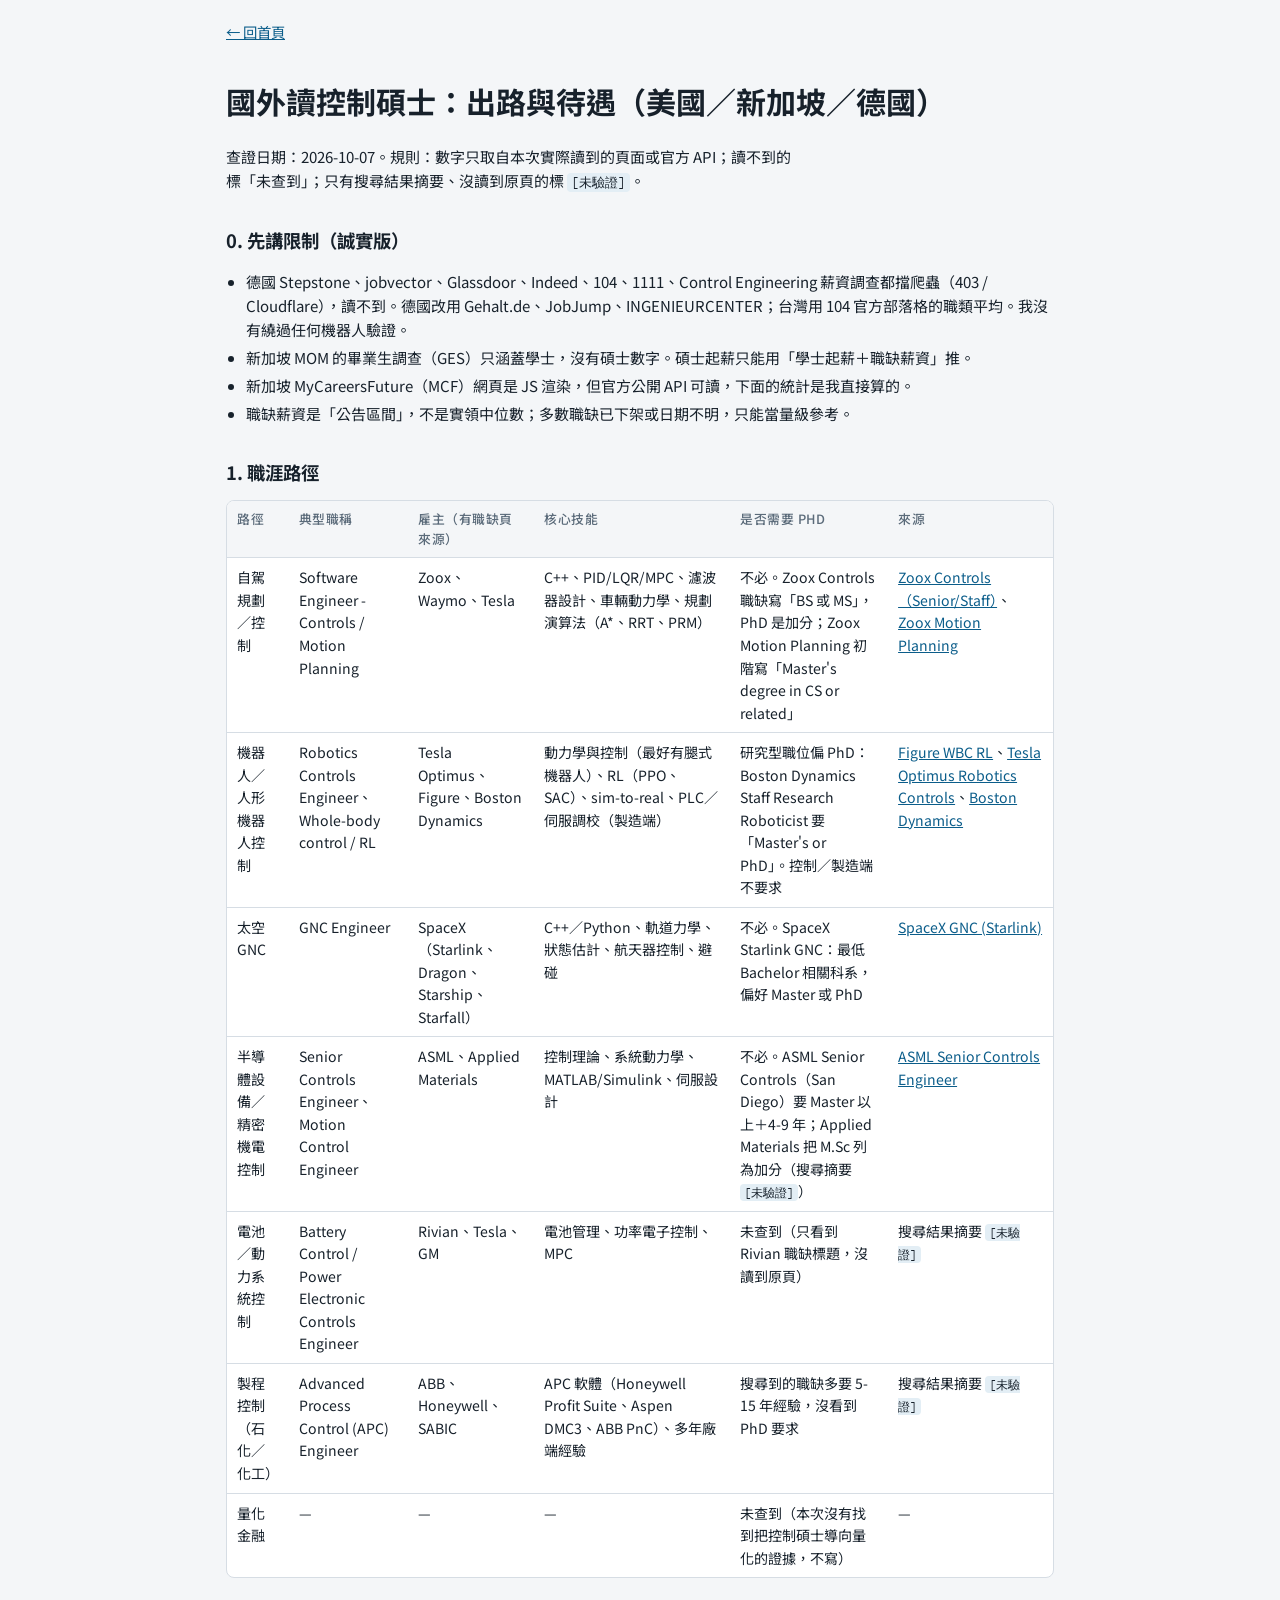
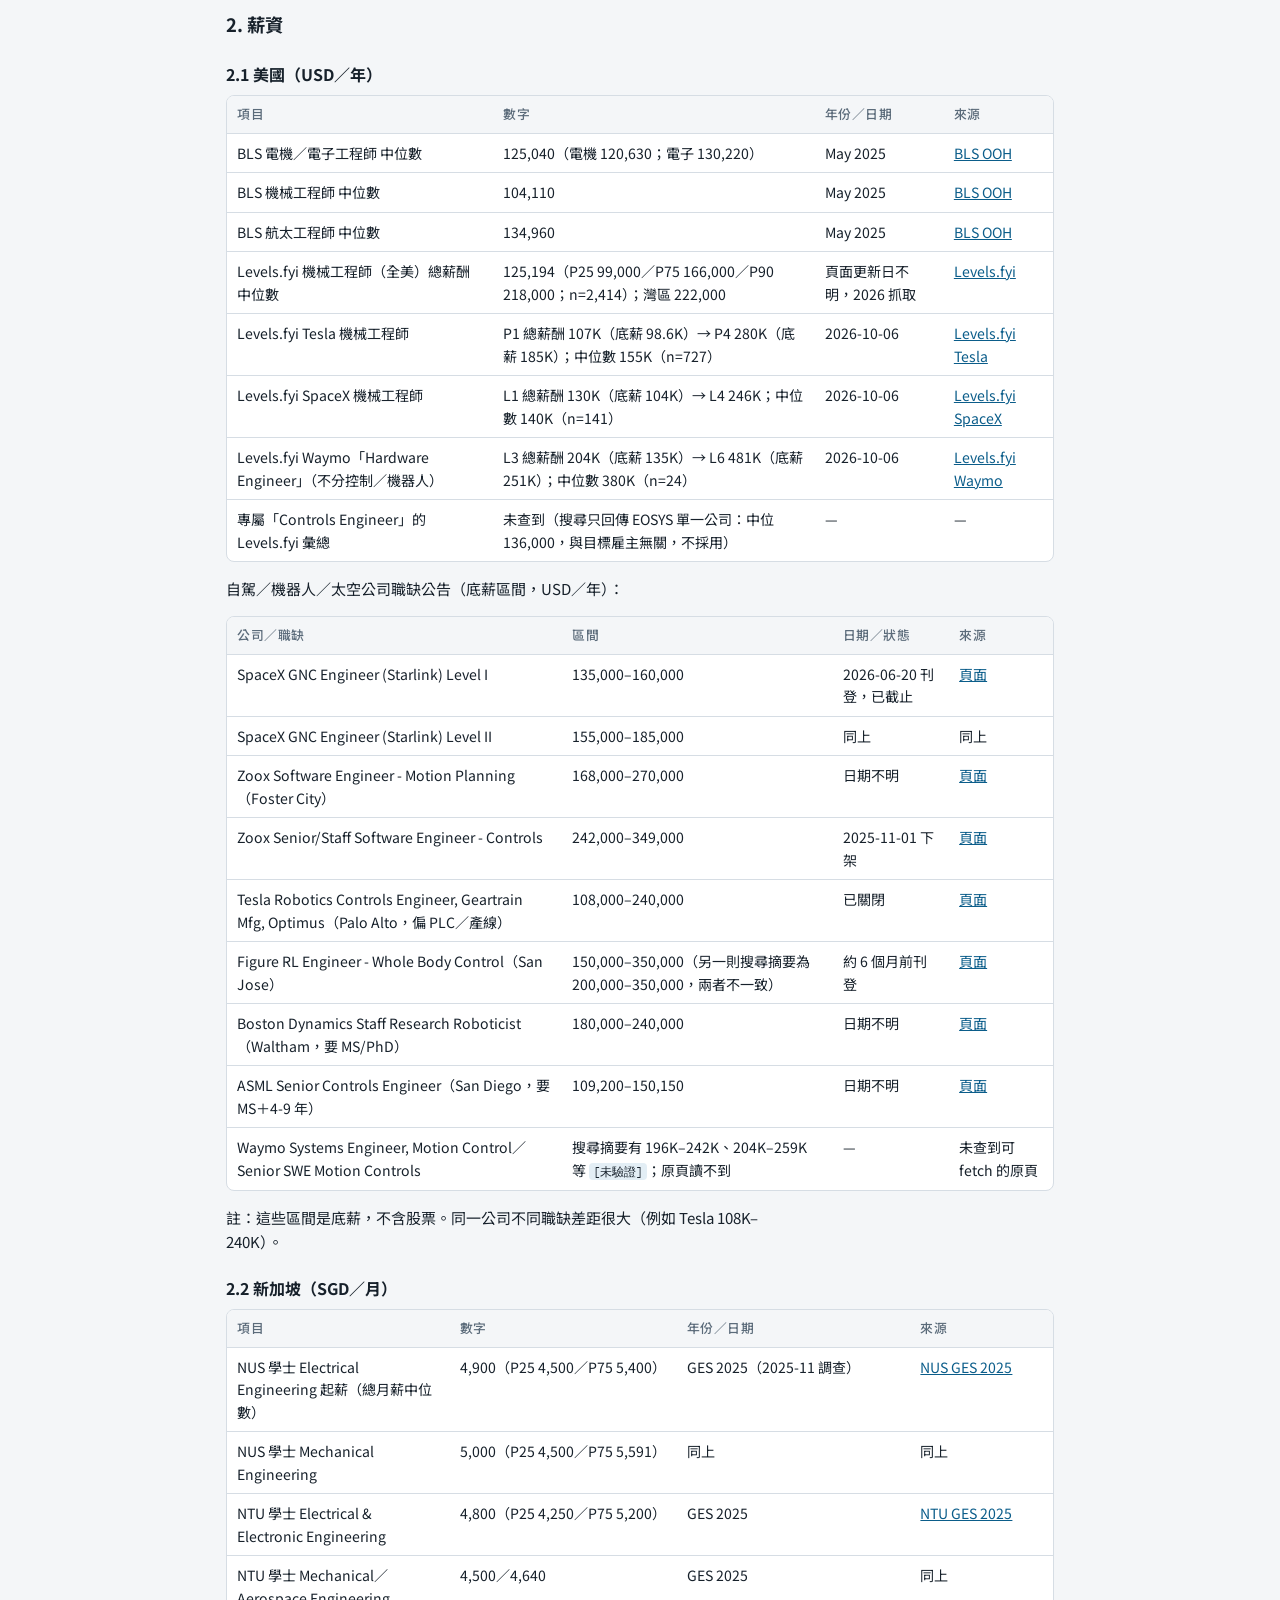
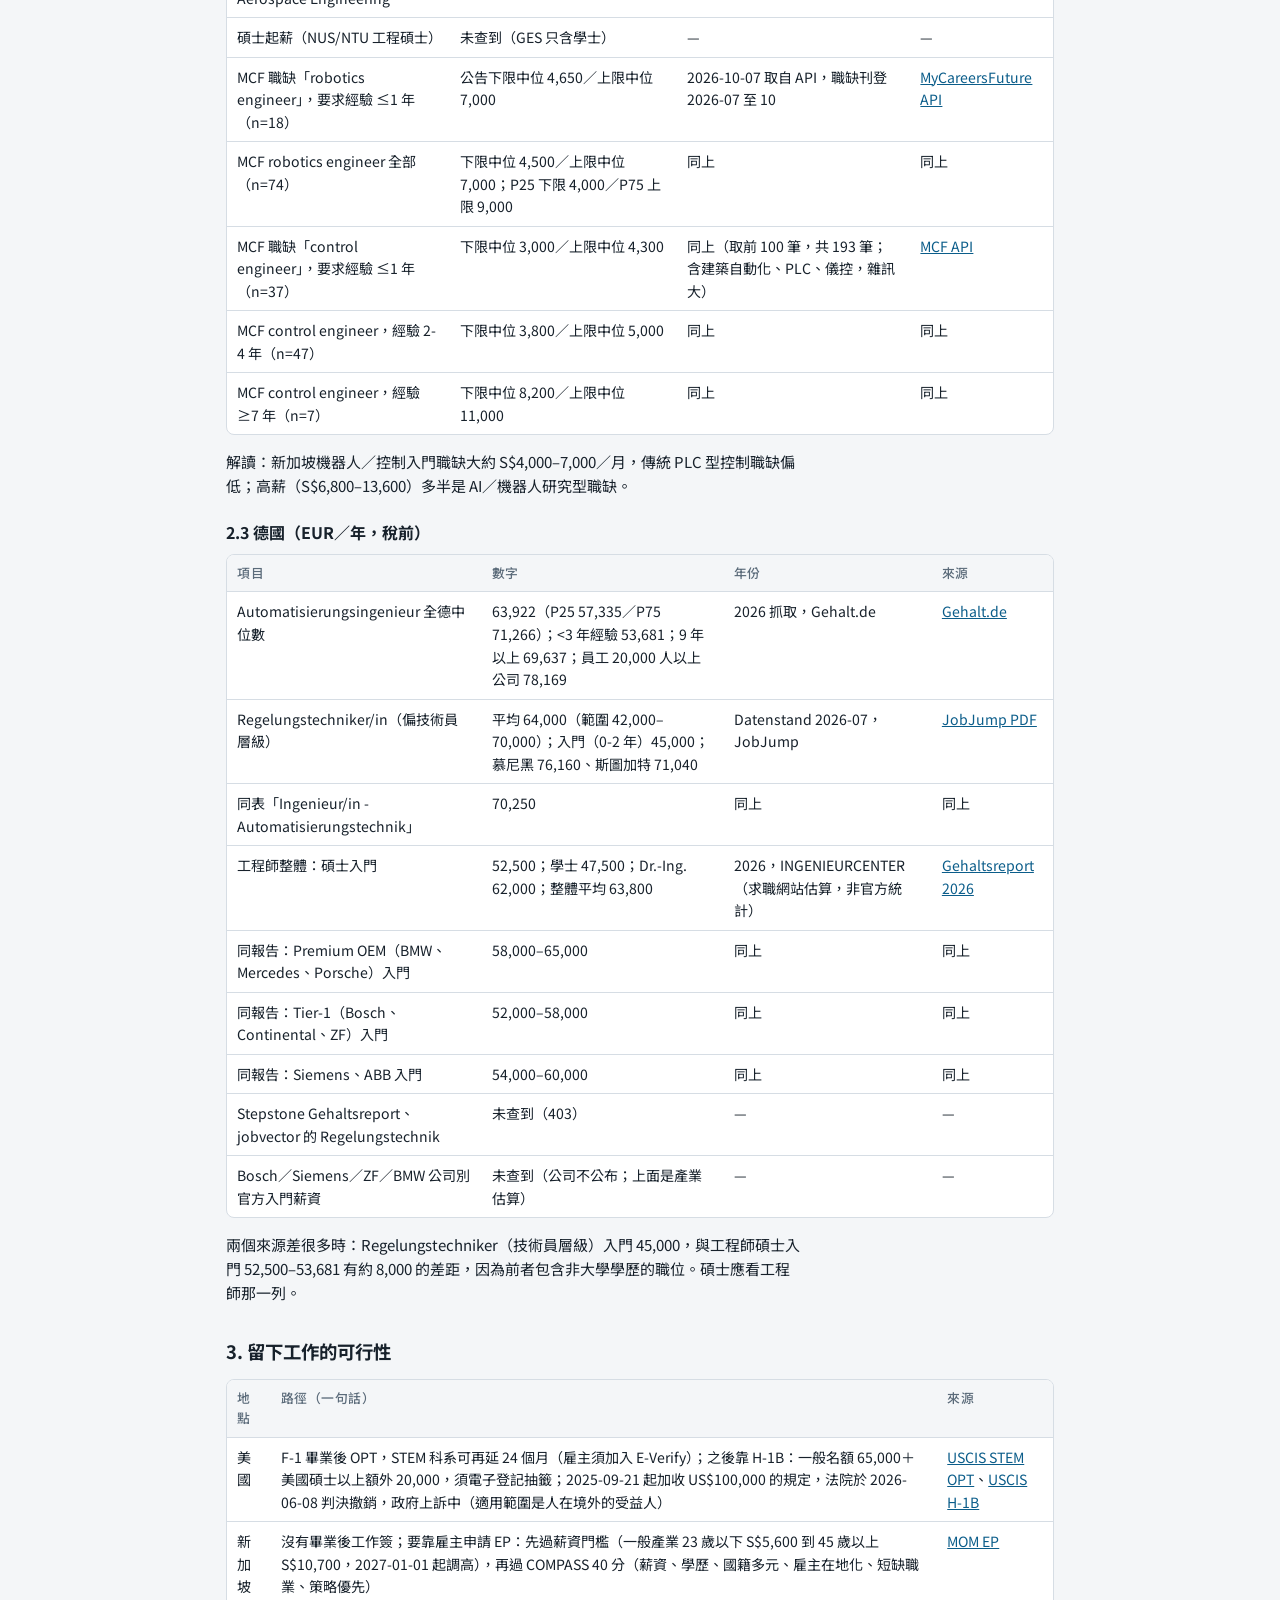
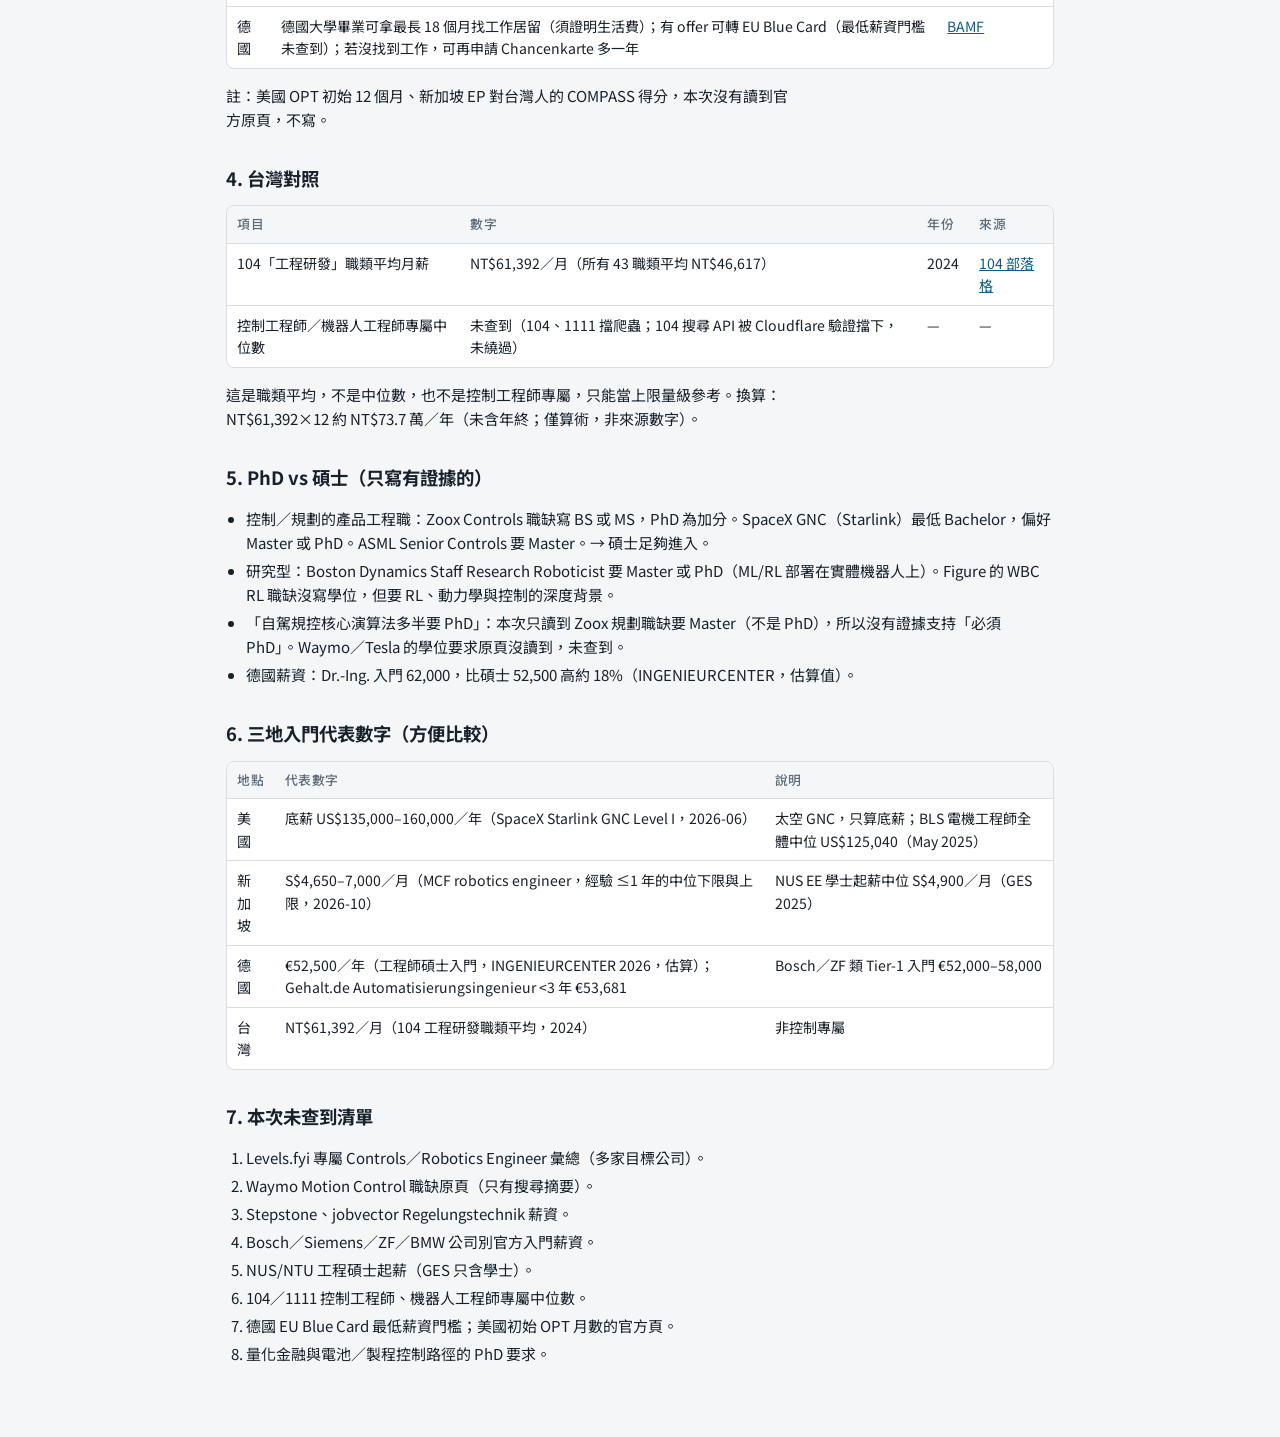
<file: pages/control-careers-abroad.html>
<!doctype html><html lang="zh-Hant"><head><meta charset="utf-8"><meta name="viewport" content="width=device-width,initial-scale=1,viewport-fit=cover"><title>國外讀控制碩士：出路與待遇（美國／新加坡／德國）</title><link rel="stylesheet" href="https://fonts.googleapis.com/css2?family=Noto+Sans+TC:wght@400;500;700&family=IBM+Plex+Mono:wght@400;500&display=swap"><link rel="stylesheet" href="../style.css"></head><body><div class="wrap article"><a class="back" href="../index.html#research">← 回首頁</a>
<h1>國外讀控制碩士：出路與待遇（美國／新加坡／德國）</h1>
<p>查證日期：2026-10-07。規則：數字只取自本次實際讀到的頁面或官方 API；讀不到的標「未查到」；只有搜尋結果摘要、沒讀到原頁的標 <code>[未驗證]</code>。</p>
<h2>0. 先講限制（誠實版）</h2>
<ul><li>德國 Stepstone、jobvector、Glassdoor、Indeed、104、1111、Control Engineering 薪資調查都擋爬蟲（403 / Cloudflare），讀不到。德國改用 Gehalt.de、JobJump、INGENIEURCENTER；台灣用 104 官方部落格的職類平均。我沒有繞過任何機器人驗證。</li><li>新加坡 MOM 的畢業生調查（GES）只涵蓋學士，沒有碩士數字。碩士起薪只能用「學士起薪＋職缺薪資」推。</li><li>新加坡 MyCareersFuture（MCF）網頁是 JS 渲染，但官方公開 API 可讀，下面的統計是我直接算的。</li><li>職缺薪資是「公告區間」，不是實領中位數；多數職缺已下架或日期不明，只能當量級參考。</li></ul>
<h2>1. 職涯路徑</h2>
<div class="tbl"><table>
<thead><tr><th>路徑</th><th>典型職稱</th><th>雇主（有職缺頁來源）</th><th>核心技能</th><th>是否需要 PhD</th><th>來源</th></tr></thead>
<tbody>
<tr><td>自駕規劃／控制</td><td>Software Engineer - Controls / Motion Planning</td><td>Zoox、Waymo、Tesla</td><td>C++、PID/LQR/MPC、濾波器設計、車輛動力學、規劃演算法（A*、RRT、PRM）</td><td>不必。Zoox Controls 職缺寫「BS 或 MS」，PhD 是加分；Zoox Motion Planning 初階寫「Master's degree in CS or related」</td><td><a href="https://builtin.com/job/senior-staff-software-engineer-controls/7321598" target="_blank" rel="noopener">Zoox Controls（Senior/Staff）</a>、<a href="https://jobs.luxcapital.com/companies/zoox/jobs/251386-software-engineer-motion-planning" target="_blank" rel="noopener">Zoox Motion Planning</a></td></tr>
<tr><td>機器人／人形機器人控制</td><td>Robotics Controls Engineer、Whole-body control / RL</td><td>Tesla Optimus、Figure、Boston Dynamics</td><td>動力學與控制（最好有腿式機器人）、RL（PPO、SAC）、sim-to-real、PLC／伺服調校（製造端）</td><td>研究型職位偏 PhD：Boston Dynamics Staff Research Roboticist 要「Master's or PhD」。控制／製造端不要求</td><td><a href="https://zerogtalent.com/robotics-jobs/figure-ai/staff-reinforcement-learning-engineer-whole-body-control-4671442006" target="_blank" rel="noopener">Figure WBC RL</a>、<a href="https://jobright.ai/jobs/info/6a6936fb36d36c1ff2998d1a" target="_blank" rel="noopener">Tesla Optimus Robotics Controls</a>、<a href="https://www.builtinboston.com/job/staff-research-roboticist/10938229" target="_blank" rel="noopener">Boston Dynamics</a></td></tr>
<tr><td>太空 GNC</td><td>GNC Engineer</td><td>SpaceX（Starlink、Dragon、Starship、Starfall）</td><td>C++／Python、軌道力學、狀態估計、航天器控制、避碰</td><td>不必。SpaceX Starlink GNC：最低 Bachelor 相關科系，偏好 Master 或 PhD</td><td><a href="https://jobs.thrivecap.com/companies/spacex/jobs/83465457-gnc-engineer-starlink" target="_blank" rel="noopener">SpaceX GNC (Starlink)</a></td></tr>
<tr><td>半導體設備／精密機電控制</td><td>Senior Controls Engineer、Motion Control Engineer</td><td>ASML、Applied Materials</td><td>控制理論、系統動力學、MATLAB/Simulink、伺服設計</td><td>不必。ASML Senior Controls（San Diego）要 Master 以上＋4-9 年；Applied Materials 把 M.Sc 列為加分（搜尋摘要 <code>[未驗證]</code>）</td><td><a href="https://www.asml.com/en/careers/find-your-job/senior-controls-engineer-j00350358" target="_blank" rel="noopener">ASML Senior Controls Engineer</a></td></tr>
<tr><td>電池／動力系統控制</td><td>Battery Control / Power Electronic Controls Engineer</td><td>Rivian、Tesla、GM</td><td>電池管理、功率電子控制、MPC</td><td>未查到（只看到 Rivian 職缺標題，沒讀到原頁）</td><td>搜尋結果摘要 <code>[未驗證]</code></td></tr>
<tr><td>製程控制（石化／化工）</td><td>Advanced Process Control (APC) Engineer</td><td>ABB、Honeywell、SABIC</td><td>APC 軟體（Honeywell Profit Suite、Aspen DMC3、ABB PnC）、多年廠端經驗</td><td>搜尋到的職缺多要 5-15 年經驗，沒看到 PhD 要求</td><td>搜尋結果摘要 <code>[未驗證]</code></td></tr>
<tr><td>量化金融</td><td>—</td><td>—</td><td>—</td><td>未查到（本次沒有找到把控制碩士導向量化的證據，不寫）</td><td>—</td></tr>
</tbody></table></div>
<h2>2. 薪資</h2>
<h3>2.1 美國（USD／年）</h3>
<div class="tbl"><table>
<thead><tr><th>項目</th><th>數字</th><th>年份／日期</th><th>來源</th></tr></thead>
<tbody>
<tr><td>BLS 電機／電子工程師 中位數</td><td>125,040（電機 120,630；電子 130,220）</td><td>May 2025</td><td><a href="https://www.bls.gov/ooh/architecture-and-engineering/electrical-and-electronics-engineers.htm" target="_blank" rel="noopener">BLS OOH</a></td></tr>
<tr><td>BLS 機械工程師 中位數</td><td>104,110</td><td>May 2025</td><td><a href="https://www.bls.gov/ooh/architecture-and-engineering/mechanical-engineers.htm" target="_blank" rel="noopener">BLS OOH</a></td></tr>
<tr><td>BLS 航太工程師 中位數</td><td>134,960</td><td>May 2025</td><td><a href="https://www.bls.gov/ooh/architecture-and-engineering/aerospace-engineers.htm" target="_blank" rel="noopener">BLS OOH</a></td></tr>
<tr><td>Levels.fyi 機械工程師（全美）總薪酬中位數</td><td>125,194（P25 99,000／P75 166,000／P90 218,000；n=2,414）；灣區 222,000</td><td>頁面更新日不明，2026 抓取</td><td><a href="https://www.levels.fyi/t/mechanical-engineer/locations/united-states" target="_blank" rel="noopener">Levels.fyi</a></td></tr>
<tr><td>Levels.fyi Tesla 機械工程師</td><td>P1 總薪酬 107K（底薪 98.6K）→ P4 280K（底薪 185K）；中位數 155K（n=727）</td><td>2026-10-06</td><td><a href="https://www.levels.fyi/companies/tesla/salaries/mechanical-engineer" target="_blank" rel="noopener">Levels.fyi Tesla</a></td></tr>
<tr><td>Levels.fyi SpaceX 機械工程師</td><td>L1 總薪酬 130K（底薪 104K）→ L4 246K；中位數 140K（n=141）</td><td>2026-10-06</td><td><a href="https://www.levels.fyi/companies/spacex/salaries/mechanical-engineer" target="_blank" rel="noopener">Levels.fyi SpaceX</a></td></tr>
<tr><td>Levels.fyi Waymo「Hardware Engineer」（不分控制／機器人）</td><td>L3 總薪酬 204K（底薪 135K）→ L6 481K（底薪 251K）；中位數 380K（n=24）</td><td>2026-10-06</td><td><a href="https://www.levels.fyi/companies/waymo/salaries/hardware-engineer" target="_blank" rel="noopener">Levels.fyi Waymo</a></td></tr>
<tr><td>專屬「Controls Engineer」的 Levels.fyi 彙總</td><td>未查到（搜尋只回傳 EOSYS 單一公司：中位 136,000，與目標雇主無關，不採用）</td><td>—</td><td>—</td></tr>
</tbody></table></div>
<p>自駕／機器人／太空公司職缺公告（底薪區間，USD／年）：</p>
<div class="tbl"><table>
<thead><tr><th>公司／職缺</th><th>區間</th><th>日期／狀態</th><th>來源</th></tr></thead>
<tbody>
<tr><td>SpaceX GNC Engineer (Starlink) Level I</td><td>135,000–160,000</td><td>2026-06-20 刊登，已截止</td><td><a href="https://jobs.thrivecap.com/companies/spacex/jobs/83465457-gnc-engineer-starlink" target="_blank" rel="noopener">頁面</a></td></tr>
<tr><td>SpaceX GNC Engineer (Starlink) Level II</td><td>155,000–185,000</td><td>同上</td><td>同上</td></tr>
<tr><td>Zoox Software Engineer - Motion Planning（Foster City）</td><td>168,000–270,000</td><td>日期不明</td><td><a href="https://jobs.luxcapital.com/companies/zoox/jobs/251386-software-engineer-motion-planning" target="_blank" rel="noopener">頁面</a></td></tr>
<tr><td>Zoox Senior/Staff Software Engineer - Controls</td><td>242,000–349,000</td><td>2025-11-01 下架</td><td><a href="https://builtin.com/job/senior-staff-software-engineer-controls/7321598" target="_blank" rel="noopener">頁面</a></td></tr>
<tr><td>Tesla Robotics Controls Engineer, Geartrain Mfg, Optimus（Palo Alto，偏 PLC／產線）</td><td>108,000–240,000</td><td>已關閉</td><td><a href="https://jobright.ai/jobs/info/6a6936fb36d36c1ff2998d1a" target="_blank" rel="noopener">頁面</a></td></tr>
<tr><td>Figure RL Engineer - Whole Body Control（San Jose）</td><td>150,000–350,000（另一則搜尋摘要為 200,000–350,000，兩者不一致）</td><td>約 6 個月前刊登</td><td><a href="https://zerogtalent.com/robotics-jobs/figure-ai/staff-reinforcement-learning-engineer-whole-body-control-4671442006" target="_blank" rel="noopener">頁面</a></td></tr>
<tr><td>Boston Dynamics Staff Research Roboticist（Waltham，要 MS/PhD）</td><td>180,000–240,000</td><td>日期不明</td><td><a href="https://www.builtinboston.com/job/staff-research-roboticist/10938229" target="_blank" rel="noopener">頁面</a></td></tr>
<tr><td>ASML Senior Controls Engineer（San Diego，要 MS＋4-9 年）</td><td>109,200–150,150</td><td>日期不明</td><td><a href="https://www.asml.com/en/careers/find-your-job/senior-controls-engineer-j00350358" target="_blank" rel="noopener">頁面</a></td></tr>
<tr><td>Waymo Systems Engineer, Motion Control／Senior SWE Motion Controls</td><td>搜尋摘要有 196K–242K、204K–259K 等 <code>[未驗證]</code>；原頁讀不到</td><td>—</td><td>未查到可 fetch 的原頁</td></tr>
</tbody></table></div>
<p>註：這些區間是底薪，不含股票。同一公司不同職缺差距很大（例如 Tesla 108K–240K）。</p>
<h3>2.2 新加坡（SGD／月）</h3>
<div class="tbl"><table>
<thead><tr><th>項目</th><th>數字</th><th>年份／日期</th><th>來源</th></tr></thead>
<tbody>
<tr><td>NUS 學士 Electrical Engineering 起薪（總月薪中位數）</td><td>4,900（P25 4,500／P75 5,400）</td><td>GES 2025（2025-11 調查）</td><td><a href="https://www.moe.gov.sg/api/media/a43cdd0b-4f2d-44f8-a98c-7ff48a7670ac/Web-Publication-NUS-GES-2025.pdf" target="_blank" rel="noopener">NUS GES 2025</a></td></tr>
<tr><td>NUS 學士 Mechanical Engineering</td><td>5,000（P25 4,500／P75 5,591）</td><td>同上</td><td>同上</td></tr>
<tr><td>NTU 學士 Electrical &amp; Electronic Engineering</td><td>4,800（P25 4,250／P75 5,200）</td><td>GES 2025</td><td><a href="https://www.moe.gov.sg/api/media/585fe7dc-65e3-470e-87c3-e23ceed5782b/Web-Publication-NTU-GES-2025.pdf" target="_blank" rel="noopener">NTU GES 2025</a></td></tr>
<tr><td>NTU 學士 Mechanical／Aerospace Engineering</td><td>4,500／4,640</td><td>GES 2025</td><td>同上</td></tr>
<tr><td>碩士起薪（NUS/NTU 工程碩士）</td><td>未查到（GES 只含學士）</td><td>—</td><td>—</td></tr>
<tr><td>MCF 職缺「robotics engineer」，要求經驗 ≤1 年（n=18）</td><td>公告下限中位 4,650／上限中位 7,000</td><td>2026-10-07 取自 API，職缺刊登 2026-07 至 10</td><td><a href="https://api.mycareersfuture.gov.sg/v2/jobs?search=robotics%20engineer" target="_blank" rel="noopener">MyCareersFuture API</a></td></tr>
<tr><td>MCF robotics engineer 全部（n=74）</td><td>下限中位 4,500／上限中位 7,000；P25 下限 4,000／P75 上限 9,000</td><td>同上</td><td>同上</td></tr>
<tr><td>MCF 職缺「control engineer」，要求經驗 ≤1 年（n=37）</td><td>下限中位 3,000／上限中位 4,300</td><td>同上（取前 100 筆，共 193 筆；含建築自動化、PLC、儀控，雜訊大）</td><td><a href="https://api.mycareersfuture.gov.sg/v2/jobs?search=control%20engineer" target="_blank" rel="noopener">MCF API</a></td></tr>
<tr><td>MCF control engineer，經驗 2-4 年（n=47）</td><td>下限中位 3,800／上限中位 5,000</td><td>同上</td><td>同上</td></tr>
<tr><td>MCF control engineer，經驗 ≥7 年（n=7）</td><td>下限中位 8,200／上限中位 11,000</td><td>同上</td><td>同上</td></tr>
</tbody></table></div>
<p>解讀：新加坡機器人／控制入門職缺大約 S$4,000–7,000／月，傳統 PLC 型控制職缺偏低；高薪（S$6,800–13,600）多半是 AI／機器人研究型職缺。</p>
<h3>2.3 德國（EUR／年，稅前）</h3>
<div class="tbl"><table>
<thead><tr><th>項目</th><th>數字</th><th>年份</th><th>來源</th></tr></thead>
<tbody>
<tr><td>Automatisierungsingenieur 全德中位數</td><td>63,922（P25 57,335／P75 71,266）；&lt;3 年經驗 53,681；9 年以上 69,637；員工 20,000 人以上公司 78,169</td><td>2026 抓取，Gehalt.de</td><td><a href="https://www.gehalt.de/beruf/automatisierungsingenieur-automatisierungsingenieurin" target="_blank" rel="noopener">Gehalt.de</a></td></tr>
<tr><td>Regelungstechniker/in（偏技術員層級）</td><td>平均 64,000（範圍 42,000–70,000）；入門（0-2 年）45,000；慕尼黑 76,160、斯圖加特 71,040</td><td>Datenstand 2026-07，JobJump</td><td><a href="https://jobjump.net/gehalt/pdf/gehaltsprofil-regelungstechniker-in-2026.pdf" target="_blank" rel="noopener">JobJump PDF</a></td></tr>
<tr><td>同表「Ingenieur/in - Automatisierungstechnik」</td><td>70,250</td><td>同上</td><td>同上</td></tr>
<tr><td>工程師整體：碩士入門</td><td>52,500；學士 47,500；Dr.-Ing. 62,000；整體平均 63,800</td><td>2026，INGENIEURCENTER（求職網站估算，非官方統計）</td><td><a href="https://www.ingenieurcenter.de/files/INGENIEURCENTER-Gehaltsreport-2026.pdf" target="_blank" rel="noopener">Gehaltsreport 2026</a></td></tr>
<tr><td>同報告：Premium OEM（BMW、Mercedes、Porsche）入門</td><td>58,000–65,000</td><td>同上</td><td>同上</td></tr>
<tr><td>同報告：Tier-1（Bosch、Continental、ZF）入門</td><td>52,000–58,000</td><td>同上</td><td>同上</td></tr>
<tr><td>同報告：Siemens、ABB 入門</td><td>54,000–60,000</td><td>同上</td><td>同上</td></tr>
<tr><td>Stepstone Gehaltsreport、jobvector 的 Regelungstechnik</td><td>未查到（403）</td><td>—</td><td>—</td></tr>
<tr><td>Bosch／Siemens／ZF／BMW 公司別官方入門薪資</td><td>未查到（公司不公布；上面是產業估算）</td><td>—</td><td>—</td></tr>
</tbody></table></div>
<p>兩個來源差很多時：Regelungstechniker（技術員層級）入門 45,000，與工程師碩士入門 52,500–53,681 有約 8,000 的差距，因為前者包含非大學學歷的職位。碩士應看工程師那一列。</p>
<h2>3. 留下工作的可行性</h2>
<div class="tbl"><table>
<thead><tr><th>地點</th><th>路徑（一句話）</th><th>來源</th></tr></thead>
<tbody>
<tr><td>美國</td><td>F-1 畢業後 OPT，STEM 科系可再延 24 個月（雇主須加入 E-Verify）；之後靠 H-1B：一般名額 65,000＋美國碩士以上額外 20,000，須電子登記抽籤；2025-09-21 起加收 US$100,000 的規定，法院於 2026-06-08 判決撤銷，政府上訴中（適用範圍是人在境外的受益人）</td><td><a href="https://www.uscis.gov/working-in-the-united-states/students-and-exchange-visitors/optional-practical-training-extension-for-stem-students-stem-opt" target="_blank" rel="noopener">USCIS STEM OPT</a>、<a href="https://www.uscis.gov/working-in-the-united-states/h-1b-specialty-occupations" target="_blank" rel="noopener">USCIS H-1B</a></td></tr>
<tr><td>新加坡</td><td>沒有畢業後工作簽；要靠雇主申請 EP：先過薪資門檻（一般產業 23 歲以下 S$5,600 到 45 歲以上 S$10,700，2027-01-01 起調高），再過 COMPASS 40 分（薪資、學歷、國籍多元、雇主在地化、短缺職業、策略優先）</td><td><a href="https://www.mom.gov.sg/passes-and-permits/employment-pass/eligibility" target="_blank" rel="noopener">MOM EP</a></td></tr>
<tr><td>德國</td><td>德國大學畢業可拿最長 18 個月找工作居留（須證明生活費）；有 offer 可轉 EU Blue Card（最低薪資門檻未查到）；若沒找到工作，可再申請 Chancenkarte 多一年</td><td><a href="https://www.bamf.de/EN/Themen/MigrationAufenthalt/ZuwandererDrittstaaten/Arbeit/Hochschulabsolvent/hochschulabsolvent-node.html" target="_blank" rel="noopener">BAMF</a></td></tr>
</tbody></table></div>
<p>註：美國 OPT 初始 12 個月、新加坡 EP 對台灣人的 COMPASS 得分，本次沒有讀到官方原頁，不寫。</p>
<h2>4. 台灣對照</h2>
<div class="tbl"><table>
<thead><tr><th>項目</th><th>數字</th><th>年份</th><th>來源</th></tr></thead>
<tbody>
<tr><td>104「工程研發」職類平均月薪</td><td>NT$61,392／月（所有 43 職類平均 NT$46,617）</td><td>2024</td><td><a href="https://blog.104.com.tw/104data-position-salary-2024/" target="_blank" rel="noopener">104 部落格</a></td></tr>
<tr><td>控制工程師／機器人工程師專屬中位數</td><td>未查到（104、1111 擋爬蟲；104 搜尋 API 被 Cloudflare 驗證擋下，未繞過）</td><td>—</td><td>—</td></tr>
</tbody></table></div>
<p>這是職類平均，不是中位數，也不是控制工程師專屬，只能當上限量級參考。換算：NT$61,392×12 約 NT$73.7 萬／年（未含年終；僅算術，非來源數字）。</p>
<h2>5. PhD vs 碩士（只寫有證據的）</h2>
<ul><li>控制／規劃的產品工程職：Zoox Controls 職缺寫 BS 或 MS，PhD 為加分。SpaceX GNC（Starlink）最低 Bachelor，偏好 Master 或 PhD。ASML Senior Controls 要 Master。→ 碩士足夠進入。</li><li>研究型：Boston Dynamics Staff Research Roboticist 要 Master 或 PhD（ML/RL 部署在實體機器人上）。Figure 的 WBC RL 職缺沒寫學位，但要 RL、動力學與控制的深度背景。</li><li>「自駕規控核心演算法多半要 PhD」：本次只讀到 Zoox 規劃職缺要 Master（不是 PhD），所以沒有證據支持「必須 PhD」。Waymo／Tesla 的學位要求原頁沒讀到，未查到。</li><li>德國薪資：Dr.-Ing. 入門 62,000，比碩士 52,500 高約 18%（INGENIEURCENTER，估算值）。</li></ul>
<h2>6. 三地入門代表數字（方便比較）</h2>
<div class="tbl"><table>
<thead><tr><th>地點</th><th>代表數字</th><th>說明</th></tr></thead>
<tbody>
<tr><td>美國</td><td>底薪 US$135,000–160,000／年（SpaceX Starlink GNC Level I，2026-06）</td><td>太空 GNC，只算底薪；BLS 電機工程師全體中位 US$125,040（May 2025）</td></tr>
<tr><td>新加坡</td><td>S$4,650–7,000／月（MCF robotics engineer，經驗 ≤1 年的中位下限與上限，2026-10）</td><td>NUS EE 學士起薪中位 S$4,900／月（GES 2025）</td></tr>
<tr><td>德國</td><td>€52,500／年（工程師碩士入門，INGENIEURCENTER 2026，估算）；Gehalt.de Automatisierungsingenieur &lt;3 年 €53,681</td><td>Bosch／ZF 類 Tier-1 入門 €52,000–58,000</td></tr>
<tr><td>台灣</td><td>NT$61,392／月（104 工程研發職類平均，2024）</td><td>非控制專屬</td></tr>
</tbody></table></div>
<h2>7. 本次未查到清單</h2>
<ol><li>Levels.fyi 專屬 Controls／Robotics Engineer 彙總（多家目標公司）。</li><li>Waymo Motion Control 職缺原頁（只有搜尋摘要）。</li><li>Stepstone、jobvector Regelungstechnik 薪資。</li><li>Bosch／Siemens／ZF／BMW 公司別官方入門薪資。</li><li>NUS/NTU 工程碩士起薪（GES 只含學士）。</li><li>104／1111 控制工程師、機器人工程師專屬中位數。</li><li>德國 EU Blue Card 最低薪資門檻；美國初始 OPT 月數的官方頁。</li><li>量化金融與電池／製程控制路徑的 PhD 要求。</li></ol>
</div></body></html>
</file>
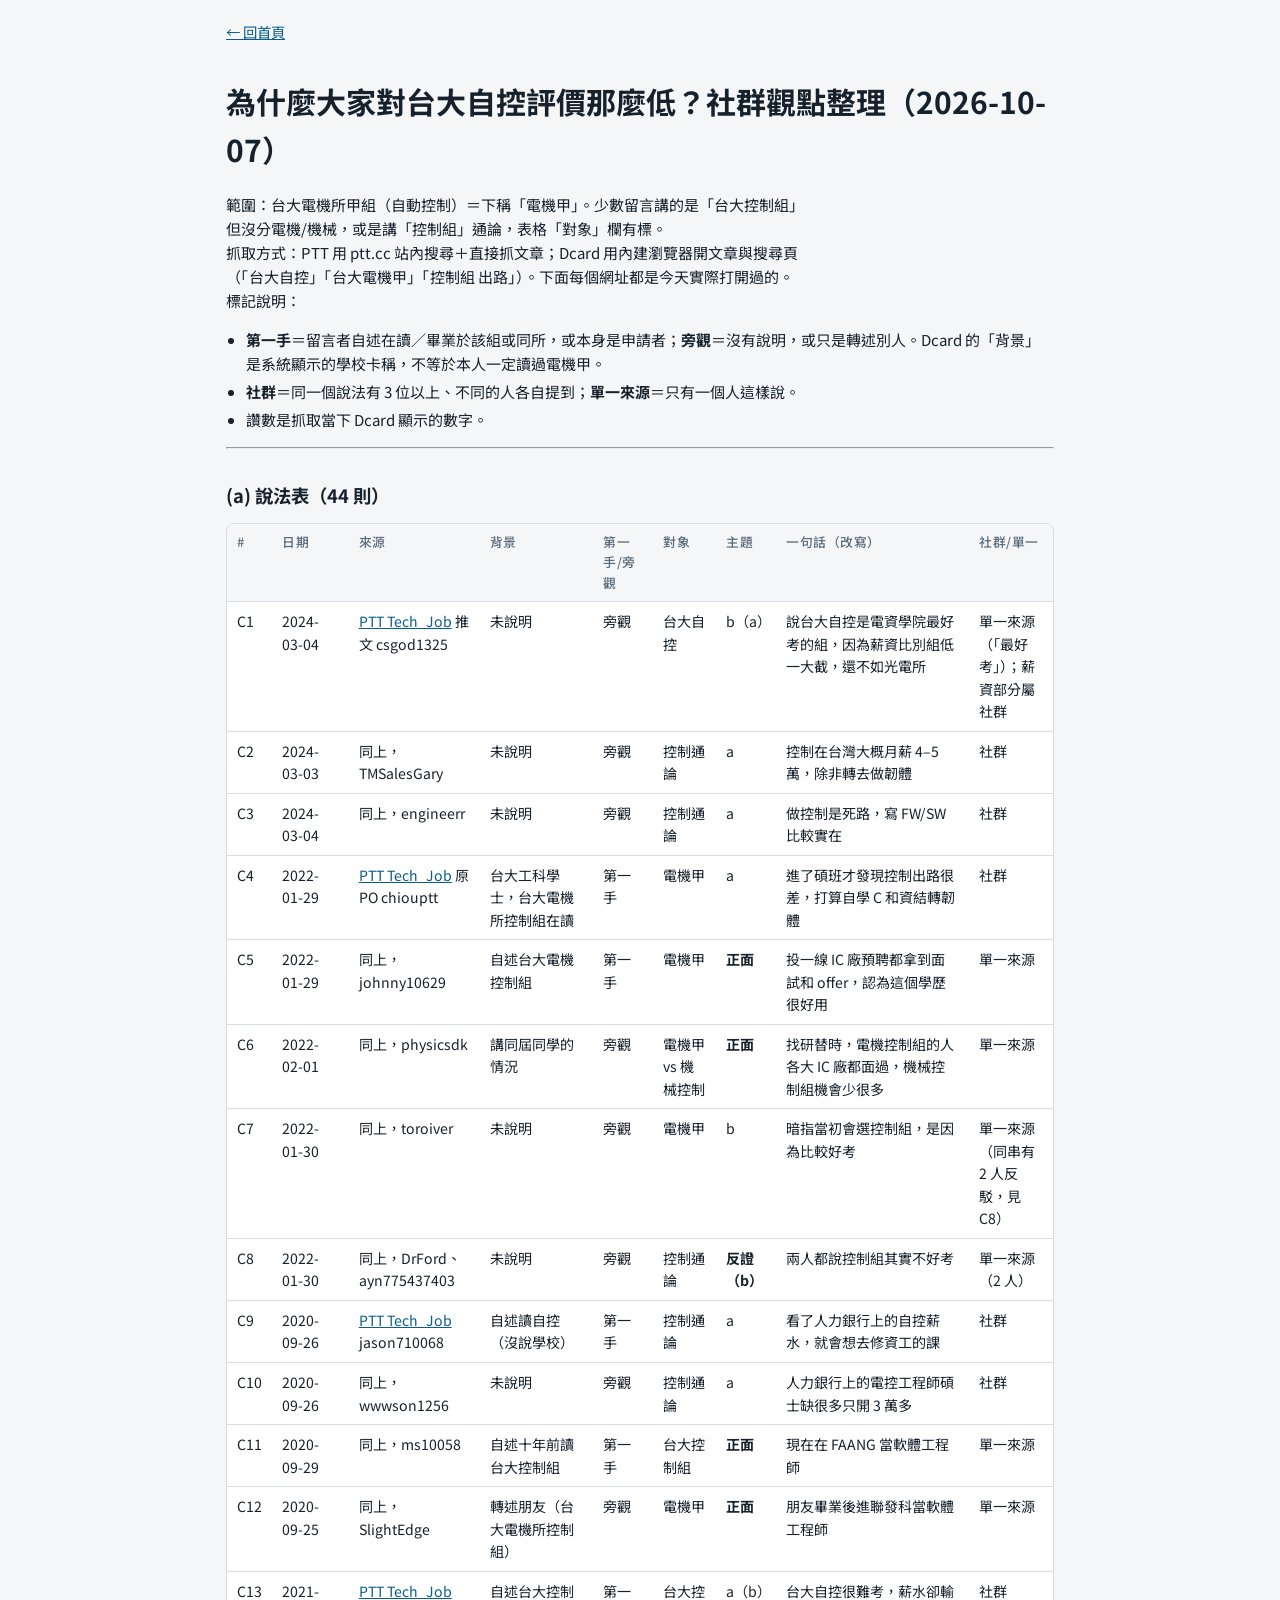
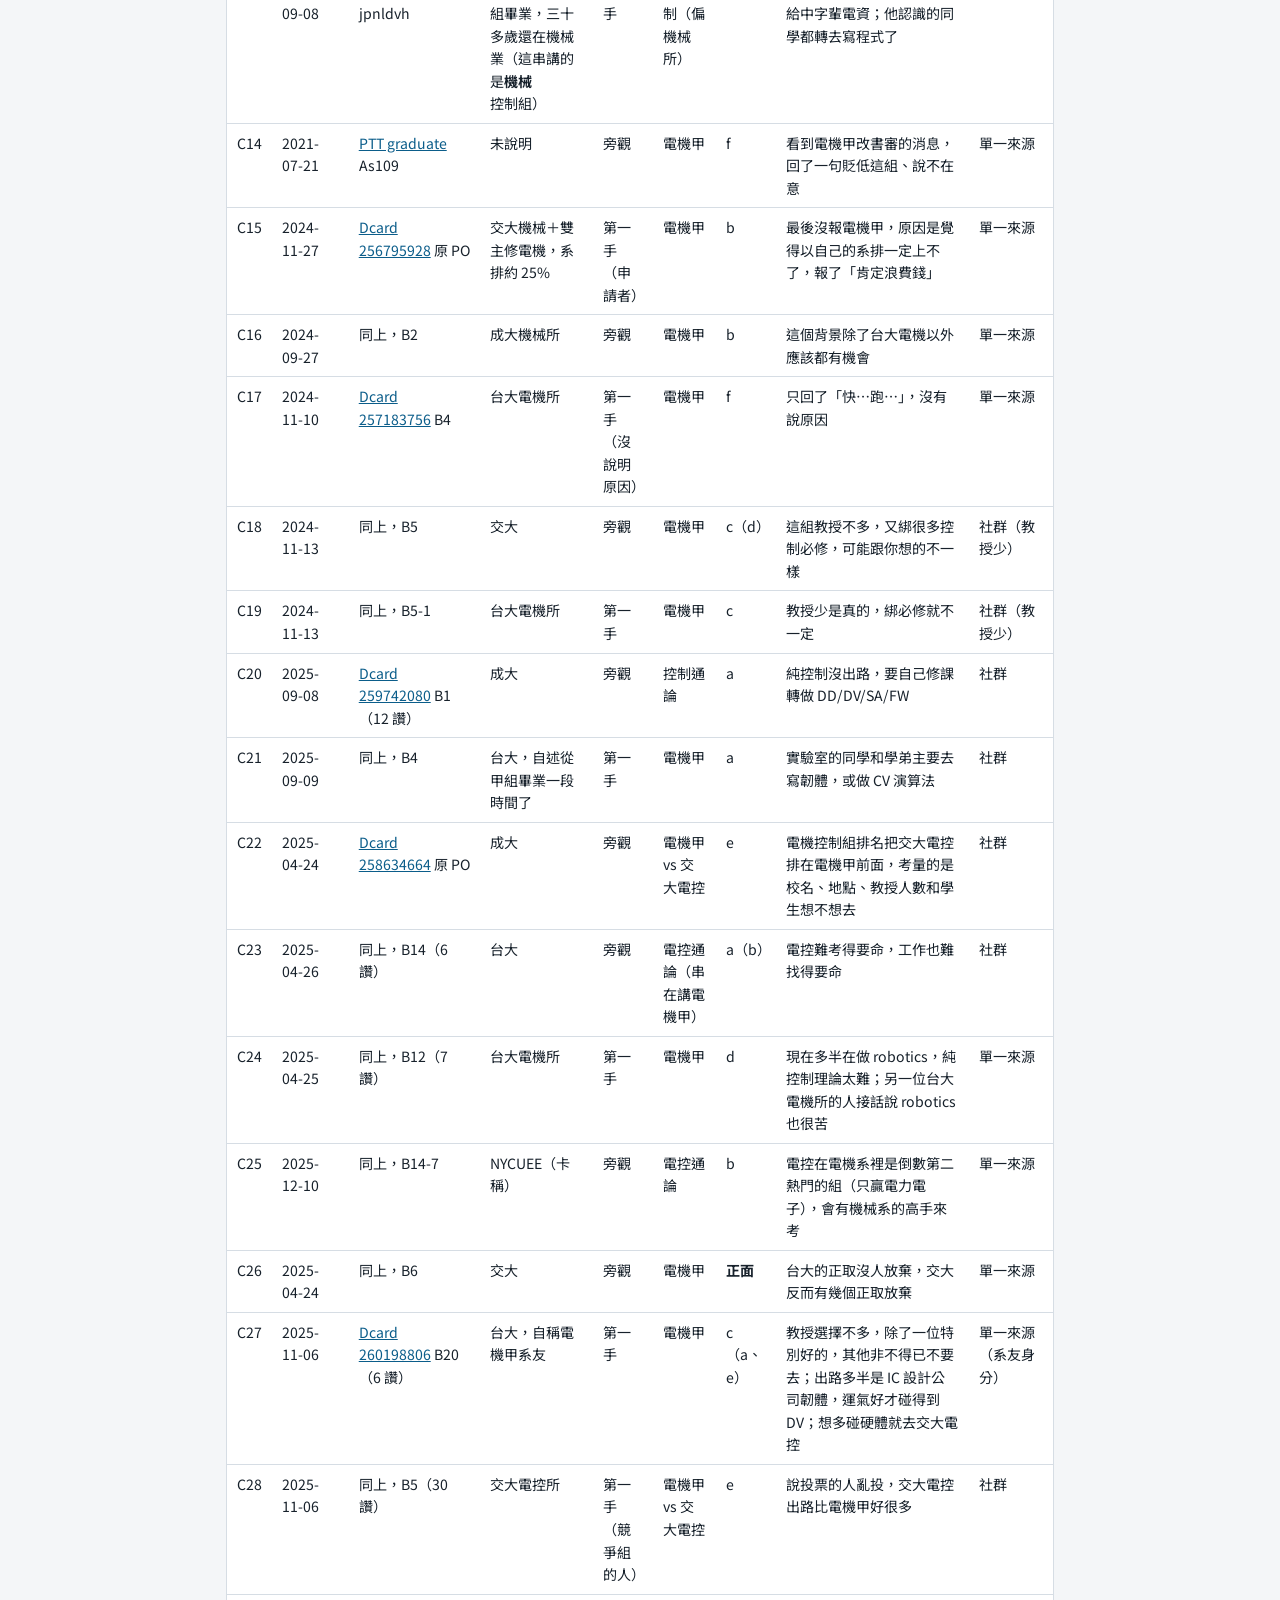
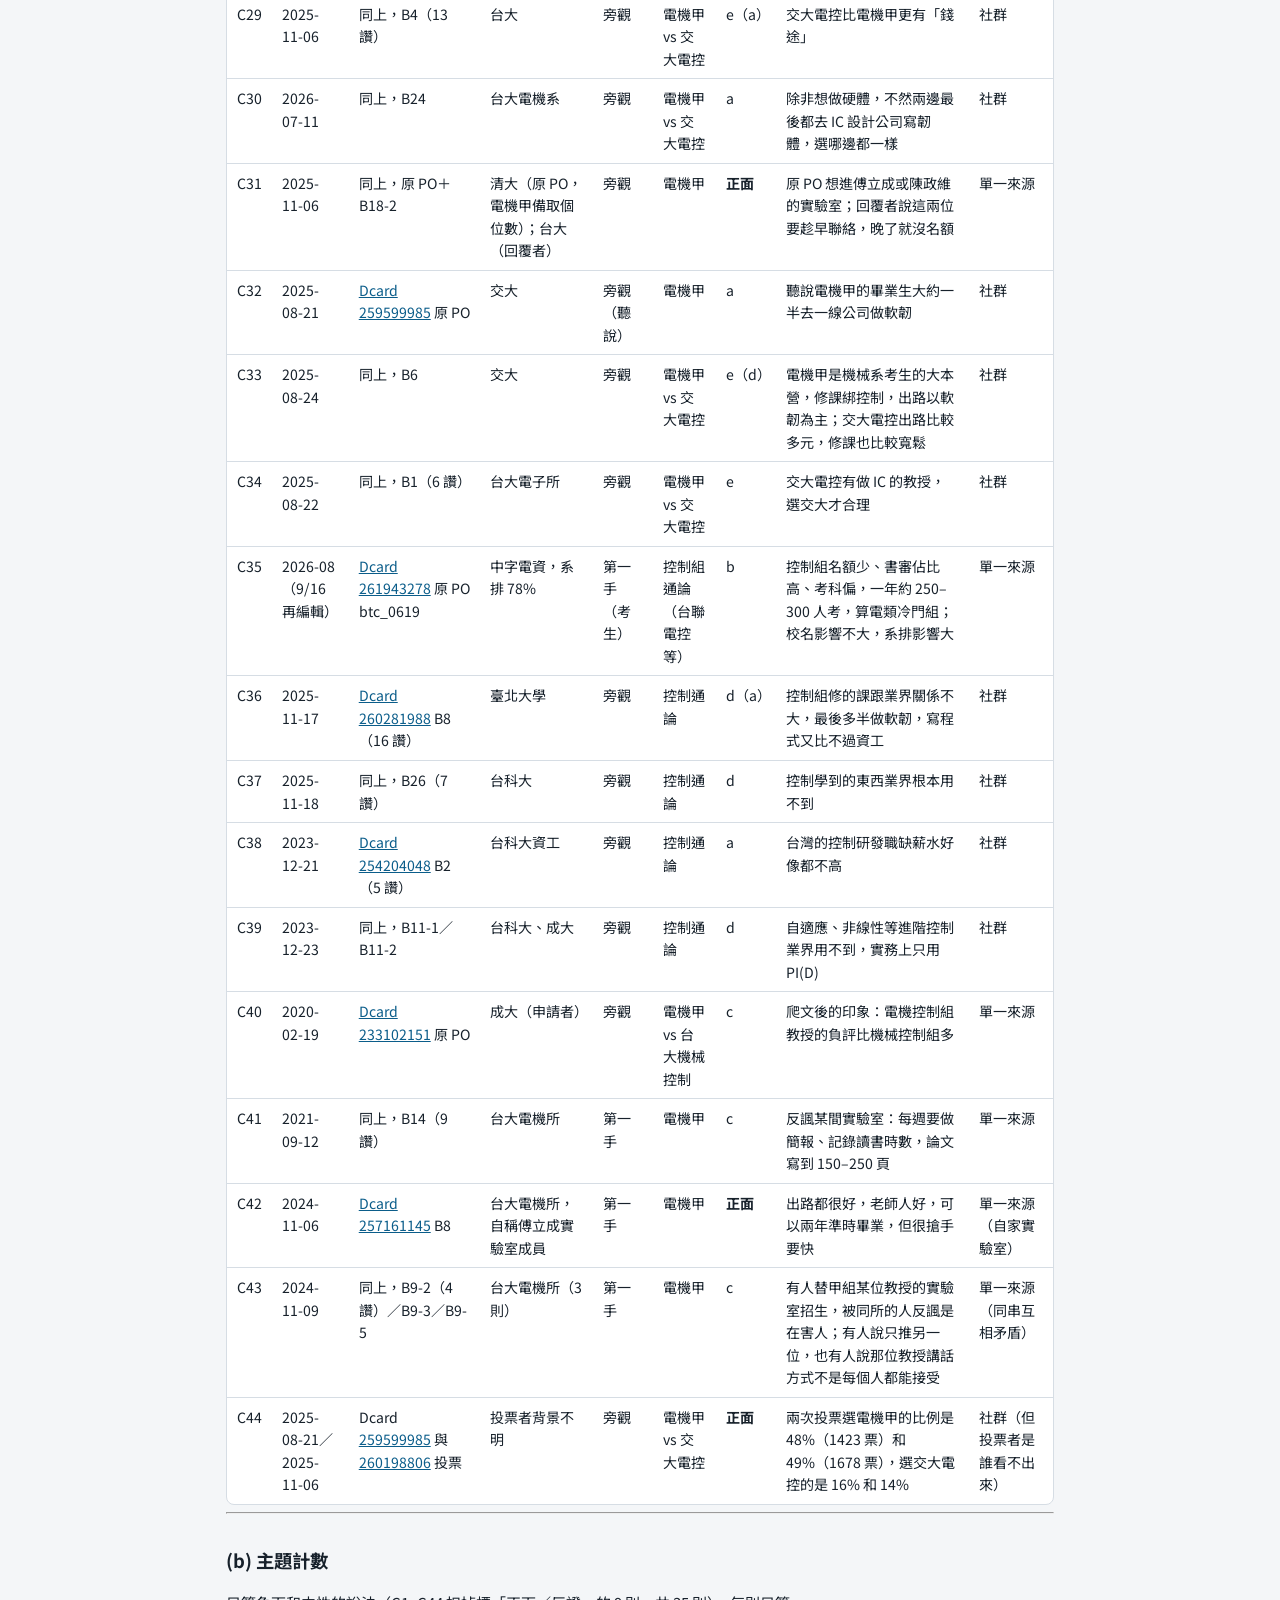
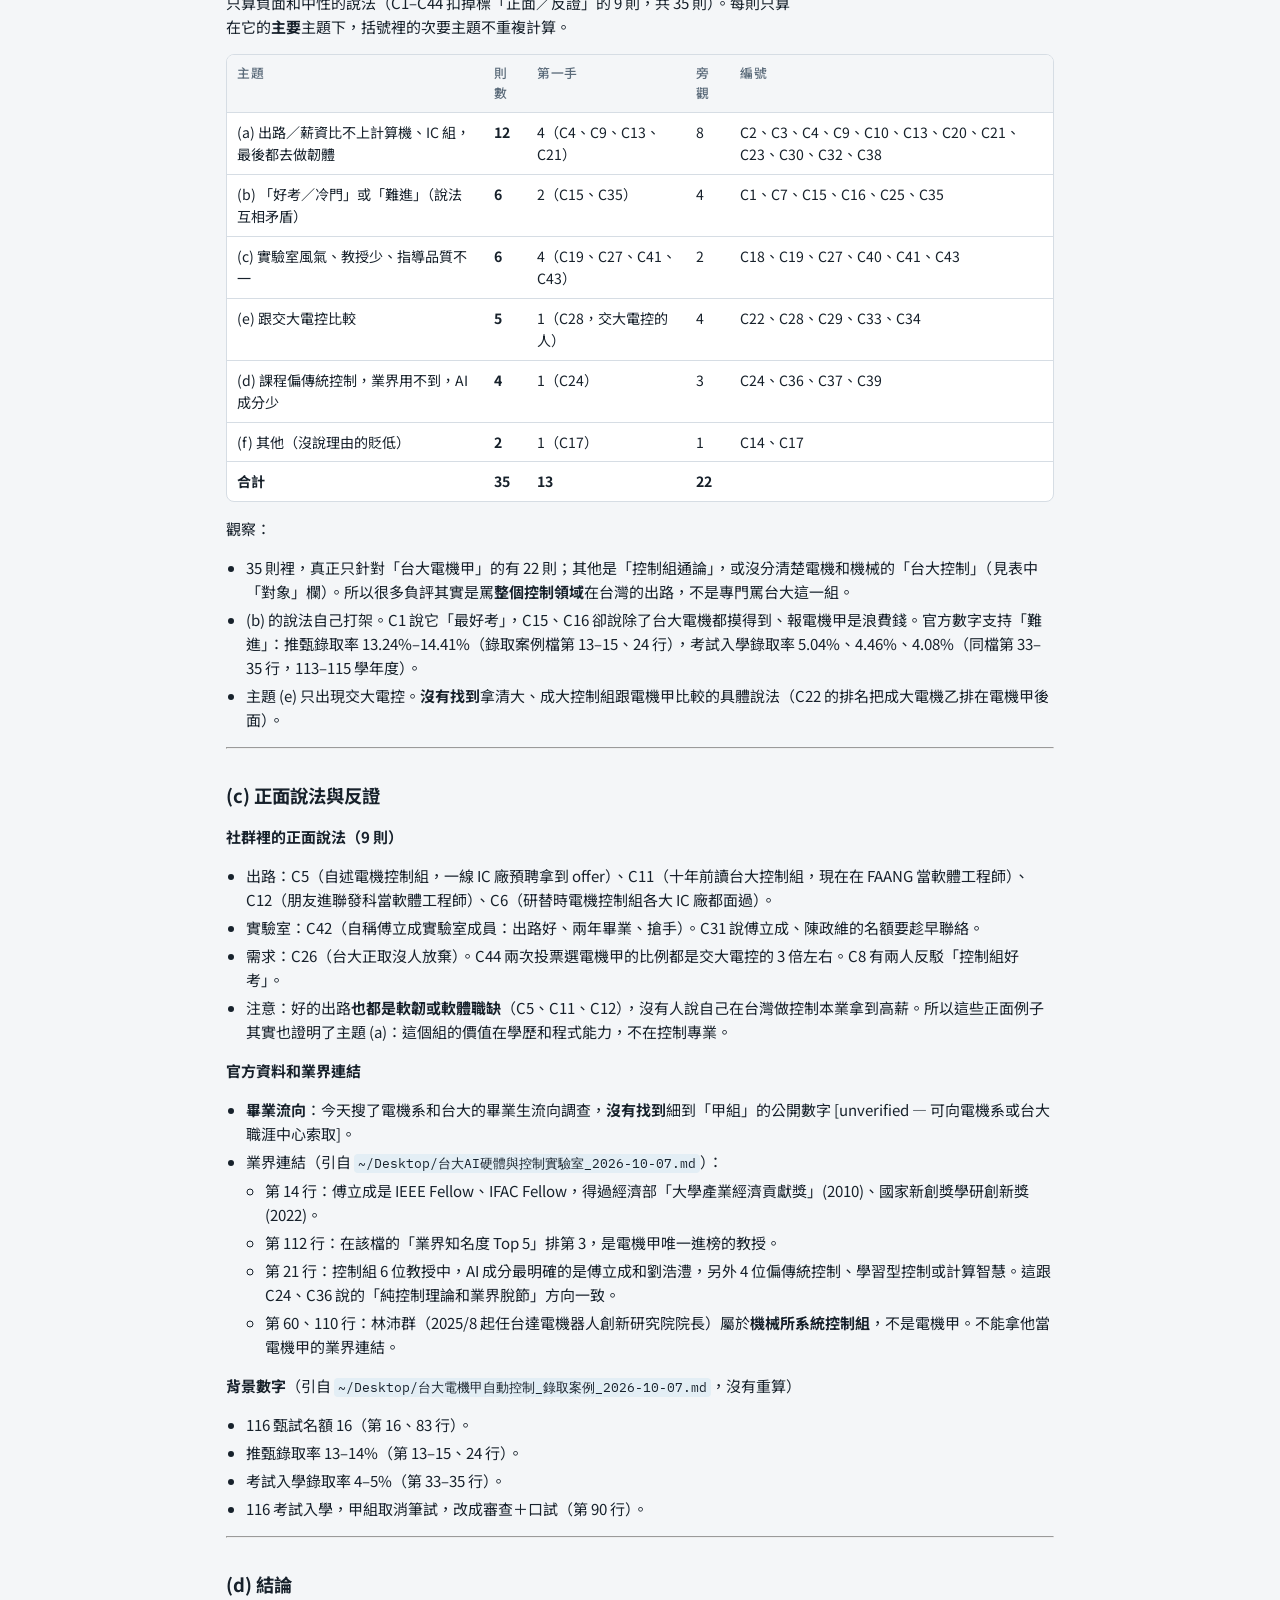
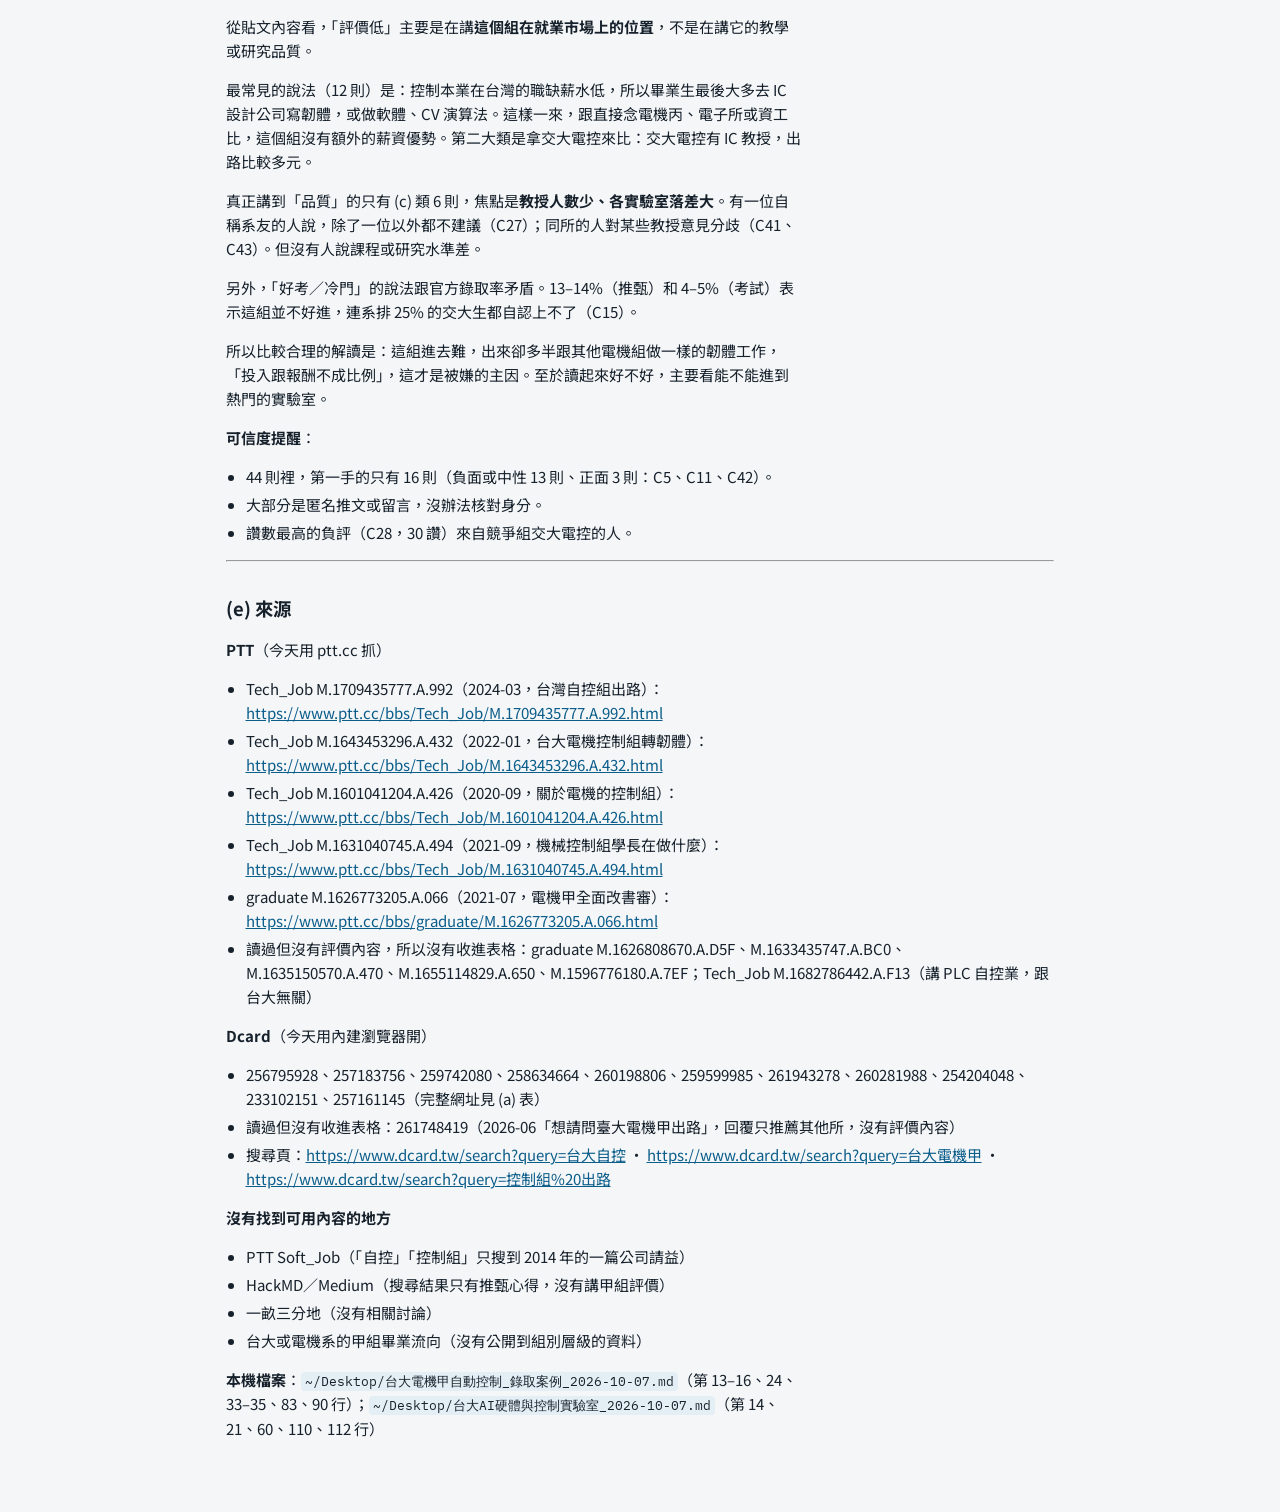
<file: pages/ntu-control-reputation.html>
<!doctype html><html lang="zh-Hant"><head><meta charset="utf-8"><meta name="viewport" content="width=device-width,initial-scale=1,viewport-fit=cover"><title>為什麼大家對台大自控評價那麼低？社群觀點整理（2026-10-07）</title><link rel="stylesheet" href="https://fonts.googleapis.com/css2?family=Noto+Sans+TC:wght@400;500;700&family=IBM+Plex+Mono:wght@400;500&display=swap"><link rel="stylesheet" href="../style.css"></head><body><div class="wrap article"><a class="back" href="../index.html#research">← 回首頁</a>
<h1>為什麼大家對台大自控評價那麼低？社群觀點整理（2026-10-07）</h1>
<p>範圍：台大電機所甲組（自動控制）＝下稱「電機甲」。少數留言講的是「台大控制組」但沒分電機/機械，或是講「控制組」通論，表格「對象」欄有標。<br>
抓取方式：PTT 用 ptt.cc 站內搜尋＋直接抓文章；Dcard 用內建瀏覽器開文章與搜尋頁（「台大自控」「台大電機甲」「控制組 出路」）。下面每個網址都是今天實際打開過的。<br>
標記說明：</p>
<ul><li><strong>第一手</strong>＝留言者自述在讀／畢業於該組或同所，或本身是申請者；<strong>旁觀</strong>＝沒有說明，或只是轉述別人。Dcard 的「背景」是系統顯示的學校卡稱，不等於本人一定讀過電機甲。</li><li><strong>社群</strong>＝同一個說法有 3 位以上、不同的人各自提到；<strong>單一來源</strong>＝只有一個人這樣說。</li><li>讚數是抓取當下 Dcard 顯示的數字。</li></ul>
<hr>
<h2>(a) 說法表（44 則）</h2>
<div class="tbl"><table>
<thead><tr><th>#</th><th>日期</th><th>來源</th><th>背景</th><th>第一手/旁觀</th><th>對象</th><th>主題</th><th>一句話（改寫）</th><th>社群/單一</th></tr></thead>
<tbody>
<tr><td>C1</td><td>2024-03-04</td><td><a href="https://www.ptt.cc/bbs/Tech_Job/M.1709435777.A.992.html" target="_blank" rel="noopener">PTT Tech_Job</a> 推文 csgod1325</td><td>未說明</td><td>旁觀</td><td>台大自控</td><td>b（a）</td><td>說台大自控是電資學院最好考的組，因為薪資比別組低一大截，還不如光電所</td><td>單一來源（「最好考」）；薪資部分屬社群</td></tr>
<tr><td>C2</td><td>2024-03-03</td><td>同上，TMSalesGary</td><td>未說明</td><td>旁觀</td><td>控制通論</td><td>a</td><td>控制在台灣大概月薪 4–5 萬，除非轉去做韌體</td><td>社群</td></tr>
<tr><td>C3</td><td>2024-03-04</td><td>同上，engineerr</td><td>未說明</td><td>旁觀</td><td>控制通論</td><td>a</td><td>做控制是死路，寫 FW/SW 比較實在</td><td>社群</td></tr>
<tr><td>C4</td><td>2022-01-29</td><td><a href="https://www.ptt.cc/bbs/Tech_Job/M.1643453296.A.432.html" target="_blank" rel="noopener">PTT Tech_Job</a> 原 PO chiouptt</td><td>台大工科學士，台大電機所控制組在讀</td><td>第一手</td><td>電機甲</td><td>a</td><td>進了碩班才發現控制出路很差，打算自學 C 和資結轉韌體</td><td>社群</td></tr>
<tr><td>C5</td><td>2022-01-29</td><td>同上，johnny10629</td><td>自述台大電機控制組</td><td>第一手</td><td>電機甲</td><td><strong>正面</strong></td><td>投一線 IC 廠預聘都拿到面試和 offer，認為這個學歷很好用</td><td>單一來源</td></tr>
<tr><td>C6</td><td>2022-02-01</td><td>同上，physicsdk</td><td>講同屆同學的情況</td><td>旁觀</td><td>電機甲 vs 機械控制</td><td><strong>正面</strong></td><td>找研替時，電機控制組的人各大 IC 廠都面過，機械控制組機會少很多</td><td>單一來源</td></tr>
<tr><td>C7</td><td>2022-01-30</td><td>同上，toroiver</td><td>未說明</td><td>旁觀</td><td>電機甲</td><td>b</td><td>暗指當初會選控制組，是因為比較好考</td><td>單一來源（同串有 2 人反駁，見 C8）</td></tr>
<tr><td>C8</td><td>2022-01-30</td><td>同上，DrFord、ayn775437403</td><td>未說明</td><td>旁觀</td><td>控制通論</td><td><strong>反證（b）</strong></td><td>兩人都說控制組其實不好考</td><td>單一來源（2 人）</td></tr>
<tr><td>C9</td><td>2020-09-26</td><td><a href="https://www.ptt.cc/bbs/Tech_Job/M.1601041204.A.426.html" target="_blank" rel="noopener">PTT Tech_Job</a> jason710068</td><td>自述讀自控（沒說學校）</td><td>第一手</td><td>控制通論</td><td>a</td><td>看了人力銀行上的自控薪水，就會想去修資工的課</td><td>社群</td></tr>
<tr><td>C10</td><td>2020-09-26</td><td>同上，wwwson1256</td><td>未說明</td><td>旁觀</td><td>控制通論</td><td>a</td><td>人力銀行上的電控工程師碩士缺很多只開 3 萬多</td><td>社群</td></tr>
<tr><td>C11</td><td>2020-09-29</td><td>同上，ms10058</td><td>自述十年前讀台大控制組</td><td>第一手</td><td>台大控制組</td><td><strong>正面</strong></td><td>現在在 FAANG 當軟體工程師</td><td>單一來源</td></tr>
<tr><td>C12</td><td>2020-09-25</td><td>同上，SlightEdge</td><td>轉述朋友（台大電機所控制組）</td><td>旁觀</td><td>電機甲</td><td><strong>正面</strong></td><td>朋友畢業後進聯發科當軟體工程師</td><td>單一來源</td></tr>
<tr><td>C13</td><td>2021-09-08</td><td><a href="https://www.ptt.cc/bbs/Tech_Job/M.1631040745.A.494.html" target="_blank" rel="noopener">PTT Tech_Job</a> jpnldvh</td><td>自述台大控制組畢業，三十多歲還在機械業（這串講的是<strong>機械</strong>控制組）</td><td>第一手</td><td>台大控制（偏機械所）</td><td>a（b）</td><td>台大自控很難考，薪水卻輸給中字輩電資；他認識的同學都轉去寫程式了</td><td>社群</td></tr>
<tr><td>C14</td><td>2021-07-21</td><td><a href="https://www.ptt.cc/bbs/graduate/M.1626773205.A.066.html" target="_blank" rel="noopener">PTT graduate</a> As109</td><td>未說明</td><td>旁觀</td><td>電機甲</td><td>f</td><td>看到電機甲改書審的消息，回了一句貶低這組、說不在意</td><td>單一來源</td></tr>
<tr><td>C15</td><td>2024-11-27</td><td><a href="https://www.dcard.tw/f/graduate_school/p/256795928" target="_blank" rel="noopener">Dcard 256795928</a> 原 PO</td><td>交大機械＋雙主修電機，系排約 25%</td><td>第一手（申請者）</td><td>電機甲</td><td>b</td><td>最後沒報電機甲，原因是覺得以自己的系排一定上不了，報了「肯定浪費錢」</td><td>單一來源</td></tr>
<tr><td>C16</td><td>2024-09-27</td><td>同上，B2</td><td>成大機械所</td><td>旁觀</td><td>電機甲</td><td>b</td><td>這個背景除了台大電機以外應該都有機會</td><td>單一來源</td></tr>
<tr><td>C17</td><td>2024-11-10</td><td><a href="https://www.dcard.tw/f/graduate_school/p/257183756" target="_blank" rel="noopener">Dcard 257183756</a> B4</td><td>台大電機所</td><td>第一手（沒說明原因）</td><td>電機甲</td><td>f</td><td>只回了「快…跑…」，沒有說原因</td><td>單一來源</td></tr>
<tr><td>C18</td><td>2024-11-13</td><td>同上，B5</td><td>交大</td><td>旁觀</td><td>電機甲</td><td>c（d）</td><td>這組教授不多，又綁很多控制必修，可能跟你想的不一樣</td><td>社群（教授少）</td></tr>
<tr><td>C19</td><td>2024-11-13</td><td>同上，B5-1</td><td>台大電機所</td><td>第一手</td><td>電機甲</td><td>c</td><td>教授少是真的，綁必修就不一定</td><td>社群（教授少）</td></tr>
<tr><td>C20</td><td>2025-09-08</td><td><a href="https://www.dcard.tw/f/tech_job/p/259742080" target="_blank" rel="noopener">Dcard 259742080</a> B1（12 讚）</td><td>成大</td><td>旁觀</td><td>控制通論</td><td>a</td><td>純控制沒出路，要自己修課轉做 DD/DV/SA/FW</td><td>社群</td></tr>
<tr><td>C21</td><td>2025-09-09</td><td>同上，B4</td><td>台大，自述從甲組畢業一段時間了</td><td>第一手</td><td>電機甲</td><td>a</td><td>實驗室的同學和學弟主要去寫韌體，或做 CV 演算法</td><td>社群</td></tr>
<tr><td>C22</td><td>2025-04-24</td><td><a href="https://www.dcard.tw/f/graduate_school/p/258634664" target="_blank" rel="noopener">Dcard 258634664</a> 原 PO</td><td>成大</td><td>旁觀</td><td>電機甲 vs 交大電控</td><td>e</td><td>電機控制組排名把交大電控排在電機甲前面，考量的是校名、地點、教授人數和學生想不想去</td><td>社群</td></tr>
<tr><td>C23</td><td>2025-04-26</td><td>同上，B14（6 讚）</td><td>台大</td><td>旁觀</td><td>電控通論（串在講電機甲）</td><td>a（b）</td><td>電控難考得要命，工作也難找得要命</td><td>社群</td></tr>
<tr><td>C24</td><td>2025-04-25</td><td>同上，B12（7 讚）</td><td>台大電機所</td><td>第一手</td><td>電機甲</td><td>d</td><td>現在多半在做 robotics，純控制理論太難；另一位台大電機所的人接話說 robotics 也很苦</td><td>單一來源</td></tr>
<tr><td>C25</td><td>2025-12-10</td><td>同上，B14-7</td><td>NYCUEE（卡稱）</td><td>旁觀</td><td>電控通論</td><td>b</td><td>電控在電機系裡是倒數第二熱門的組（只贏電力電子），會有機械系的高手來考</td><td>單一來源</td></tr>
<tr><td>C26</td><td>2025-04-24</td><td>同上，B6</td><td>交大</td><td>旁觀</td><td>電機甲</td><td><strong>正面</strong></td><td>台大的正取沒人放棄，交大反而有幾個正取放棄</td><td>單一來源</td></tr>
<tr><td>C27</td><td>2025-11-06</td><td><a href="https://www.dcard.tw/f/graduate_school/p/260198806" target="_blank" rel="noopener">Dcard 260198806</a> B20（6 讚）</td><td>台大，自稱電機甲系友</td><td>第一手</td><td>電機甲</td><td>c（a、e）</td><td>教授選擇不多，除了一位特別好的，其他非不得已不要去；出路多半是 IC 設計公司韌體，運氣好才碰得到 DV；想多碰硬體就去交大電控</td><td>單一來源（系友身分）</td></tr>
<tr><td>C28</td><td>2025-11-06</td><td>同上，B5（30 讚）</td><td>交大電控所</td><td>第一手（競爭組的人）</td><td>電機甲 vs 交大電控</td><td>e</td><td>說投票的人亂投，交大電控出路比電機甲好很多</td><td>社群</td></tr>
<tr><td>C29</td><td>2025-11-06</td><td>同上，B4（13 讚）</td><td>台大</td><td>旁觀</td><td>電機甲 vs 交大電控</td><td>e（a）</td><td>交大電控比電機甲更有「錢途」</td><td>社群</td></tr>
<tr><td>C30</td><td>2026-07-11</td><td>同上，B24</td><td>台大電機系</td><td>旁觀</td><td>電機甲 vs 交大電控</td><td>a</td><td>除非想做硬體，不然兩邊最後都去 IC 設計公司寫韌體，選哪邊都一樣</td><td>社群</td></tr>
<tr><td>C31</td><td>2025-11-06</td><td>同上，原 PO＋B18-2</td><td>清大（原 PO，電機甲備取個位數）；台大（回覆者）</td><td>旁觀</td><td>電機甲</td><td><strong>正面</strong></td><td>原 PO 想進傅立成或陳政維的實驗室；回覆者說這兩位要趁早聯絡，晚了就沒名額</td><td>單一來源</td></tr>
<tr><td>C32</td><td>2025-08-21</td><td><a href="https://www.dcard.tw/f/graduate_school/p/259599985" target="_blank" rel="noopener">Dcard 259599985</a> 原 PO</td><td>交大</td><td>旁觀（聽說）</td><td>電機甲</td><td>a</td><td>聽說電機甲的畢業生大約一半去一線公司做軟韌</td><td>社群</td></tr>
<tr><td>C33</td><td>2025-08-24</td><td>同上，B6</td><td>交大</td><td>旁觀</td><td>電機甲 vs 交大電控</td><td>e（d）</td><td>電機甲是機械系考生的大本營，修課綁控制，出路以軟韌為主；交大電控出路比較多元，修課也比較寬鬆</td><td>社群</td></tr>
<tr><td>C34</td><td>2025-08-22</td><td>同上，B1（6 讚）</td><td>台大電子所</td><td>旁觀</td><td>電機甲 vs 交大電控</td><td>e</td><td>交大電控有做 IC 的教授，選交大才合理</td><td>社群</td></tr>
<tr><td>C35</td><td>2026-08（9/16 再編輯）</td><td><a href="https://www.dcard.tw/f/graduate_school/p/261943278" target="_blank" rel="noopener">Dcard 261943278</a> 原 PO btc_0619</td><td>中字電資，系排 78%</td><td>第一手（考生）</td><td>控制組通論（台聯電控等）</td><td>b</td><td>控制組名額少、書審佔比高、考科偏，一年約 250–300 人考，算電類冷門組；校名影響不大，系排影響大</td><td>單一來源</td></tr>
<tr><td>C36</td><td>2025-11-17</td><td><a href="https://www.dcard.tw/f/graduate_school/p/260281988" target="_blank" rel="noopener">Dcard 260281988</a> B8（16 讚）</td><td>臺北大學</td><td>旁觀</td><td>控制通論</td><td>d（a）</td><td>控制組修的課跟業界關係不大，最後多半做軟韌，寫程式又比不過資工</td><td>社群</td></tr>
<tr><td>C37</td><td>2025-11-18</td><td>同上，B26（7 讚）</td><td>台科大</td><td>旁觀</td><td>控制通論</td><td>d</td><td>控制學到的東西業界根本用不到</td><td>社群</td></tr>
<tr><td>C38</td><td>2023-12-21</td><td><a href="https://www.dcard.tw/f/graduate_school/p/254204048" target="_blank" rel="noopener">Dcard 254204048</a> B2（5 讚）</td><td>台科大資工</td><td>旁觀</td><td>控制通論</td><td>a</td><td>台灣的控制研發職缺薪水好像都不高</td><td>社群</td></tr>
<tr><td>C39</td><td>2023-12-23</td><td>同上，B11-1／B11-2</td><td>台科大、成大</td><td>旁觀</td><td>控制通論</td><td>d</td><td>自適應、非線性等進階控制業界用不到，實務上只用 PI(D)</td><td>社群</td></tr>
<tr><td>C40</td><td>2020-02-19</td><td><a href="https://www.dcard.tw/f/graduate_school/p/233102151" target="_blank" rel="noopener">Dcard 233102151</a> 原 PO</td><td>成大（申請者）</td><td>旁觀</td><td>電機甲 vs 台大機械控制</td><td>c</td><td>爬文後的印象：電機控制組教授的負評比機械控制組多</td><td>單一來源</td></tr>
<tr><td>C41</td><td>2021-09-12</td><td>同上，B14（9 讚）</td><td>台大電機所</td><td>第一手</td><td>電機甲</td><td>c</td><td>反諷某間實驗室：每週要做簡報、記錄讀書時數，論文寫到 150–250 頁</td><td>單一來源</td></tr>
<tr><td>C42</td><td>2024-11-06</td><td><a href="https://www.dcard.tw/f/graduate_school/p/257161145" target="_blank" rel="noopener">Dcard 257161145</a> B8</td><td>台大電機所，自稱傅立成實驗室成員</td><td>第一手</td><td>電機甲</td><td><strong>正面</strong></td><td>出路都很好，老師人好，可以兩年準時畢業，但很搶手要快</td><td>單一來源（自家實驗室）</td></tr>
<tr><td>C43</td><td>2024-11-09</td><td>同上，B9-2（4 讚）／B9-3／B9-5</td><td>台大電機所（3 則）</td><td>第一手</td><td>電機甲</td><td>c</td><td>有人替甲組某位教授的實驗室招生，被同所的人反諷是在害人；有人說只推另一位，也有人說那位教授講話方式不是每個人都能接受</td><td>單一來源（同串互相矛盾）</td></tr>
<tr><td>C44</td><td>2025-08-21／2025-11-06</td><td>Dcard <a href="https://www.dcard.tw/f/graduate_school/p/259599985" target="_blank" rel="noopener">259599985</a> 與 <a href="https://www.dcard.tw/f/graduate_school/p/260198806" target="_blank" rel="noopener">260198806</a> 投票</td><td>投票者背景不明</td><td>旁觀</td><td>電機甲 vs 交大電控</td><td><strong>正面</strong></td><td>兩次投票選電機甲的比例是 48%（1423 票）和 49%（1678 票），選交大電控的是 16% 和 14%</td><td>社群（但投票者是誰看不出來）</td></tr>
</tbody></table></div>
<hr>
<h2>(b) 主題計數</h2>
<p>只算負面和中性的說法（C1–C44 扣掉標「正面／反證」的 9 則，共 35 則）。每則只算在它的<strong>主要</strong>主題下，括號裡的次要主題不重複計算。</p>
<div class="tbl"><table>
<thead><tr><th>主題</th><th>則數</th><th>第一手</th><th>旁觀</th><th>編號</th></tr></thead>
<tbody>
<tr><td>(a) 出路／薪資比不上計算機、IC 組，最後都去做韌體</td><td><strong>12</strong></td><td>4（C4、C9、C13、C21）</td><td>8</td><td>C2、C3、C4、C9、C10、C13、C20、C21、C23、C30、C32、C38</td></tr>
<tr><td>(b) 「好考／冷門」或「難進」（說法互相矛盾）</td><td><strong>6</strong></td><td>2（C15、C35）</td><td>4</td><td>C1、C7、C15、C16、C25、C35</td></tr>
<tr><td>(c) 實驗室風氣、教授少、指導品質不一</td><td><strong>6</strong></td><td>4（C19、C27、C41、C43）</td><td>2</td><td>C18、C19、C27、C40、C41、C43</td></tr>
<tr><td>(e) 跟交大電控比較</td><td><strong>5</strong></td><td>1（C28，交大電控的人）</td><td>4</td><td>C22、C28、C29、C33、C34</td></tr>
<tr><td>(d) 課程偏傳統控制，業界用不到，AI 成分少</td><td><strong>4</strong></td><td>1（C24）</td><td>3</td><td>C24、C36、C37、C39</td></tr>
<tr><td>(f) 其他（沒說理由的貶低）</td><td><strong>2</strong></td><td>1（C17）</td><td>1</td><td>C14、C17</td></tr>
<tr><td><strong>合計</strong></td><td><strong>35</strong></td><td><strong>13</strong></td><td><strong>22</strong></td><td></td></tr>
</tbody></table></div>
<p>觀察：</p>
<ul><li>35 則裡，真正只針對「台大電機甲」的有 22 則；其他是「控制組通論」，或沒分清楚電機和機械的「台大控制」（見表中「對象」欄）。所以很多負評其實是罵<strong>整個控制領域</strong>在台灣的出路，不是專門罵台大這一組。</li><li>(b) 的說法自己打架。C1 說它「最好考」，C15、C16 卻說除了台大電機都摸得到、報電機甲是浪費錢。官方數字支持「難進」：推甄錄取率 13.24%–14.41%（錄取案例檔第 13–15、24 行），考試入學錄取率 5.04%、4.46%、4.08%（同檔第 33–35 行，113–115 學年度）。</li><li>主題 (e) 只出現交大電控。<strong>沒有找到</strong>拿清大、成大控制組跟電機甲比較的具體說法（C22 的排名把成大電機乙排在電機甲後面）。</li></ul>
<hr>
<h2>(c) 正面說法與反證</h2>
<p><strong>社群裡的正面說法（9 則）</strong></p>
<ul><li>出路：C5（自述電機控制組，一線 IC 廠預聘拿到 offer）、C11（十年前讀台大控制組，現在在 FAANG 當軟體工程師）、C12（朋友進聯發科當軟體工程師）、C6（研替時電機控制組各大 IC 廠都面過）。</li><li>實驗室：C42（自稱傅立成實驗室成員：出路好、兩年畢業、搶手）。C31 說傅立成、陳政維的名額要趁早聯絡。</li><li>需求：C26（台大正取沒人放棄）。C44 兩次投票選電機甲的比例都是交大電控的 3 倍左右。C8 有兩人反駁「控制組好考」。</li><li>注意：好的出路<strong>也都是軟韌或軟體職缺</strong>（C5、C11、C12），沒有人說自己在台灣做控制本業拿到高薪。所以這些正面例子其實也證明了主題 (a)：這個組的價值在學歷和程式能力，不在控制專業。</li></ul>
<p><strong>官方資料和業界連結</strong></p>
<ul><li><strong>畢業流向</strong>：今天搜了電機系和台大的畢業生流向調查，<strong>沒有找到</strong>細到「甲組」的公開數字 [unverified — 可向電機系或台大職涯中心索取]。</li><li>業界連結（引自 <code>~/Desktop/台大AI硬體與控制實驗室_2026-10-07.md</code>）：<ul><li>第 14 行：傅立成是 IEEE Fellow、IFAC Fellow，得過經濟部「大學產業經濟貢獻獎」(2010)、國家新創獎學研創新獎 (2022)。</li><li>第 112 行：在該檔的「業界知名度 Top 5」排第 3，是電機甲唯一進榜的教授。</li><li>第 21 行：控制組 6 位教授中，AI 成分最明確的是傅立成和劉浩澧，另外 4 位偏傳統控制、學習型控制或計算智慧。這跟 C24、C36 說的「純控制理論和業界脫節」方向一致。</li><li>第 60、110 行：林沛群（2025/8 起任台達電機器人創新研究院院長）屬於<strong>機械所系統控制組</strong>，不是電機甲。不能拿他當電機甲的業界連結。</li></ul></li></ul>
<p><strong>背景數字</strong>（引自 <code>~/Desktop/台大電機甲自動控制_錄取案例_2026-10-07.md</code>，沒有重算）</p>
<ul><li>116 甄試名額 16（第 16、83 行）。</li><li>推甄錄取率 13–14%（第 13–15、24 行）。</li><li>考試入學錄取率 4–5%（第 33–35 行）。</li><li>116 考試入學，甲組取消筆試，改成審查＋口試（第 90 行）。</li></ul>
<hr>
<h2>(d) 結論</h2>
<p>從貼文內容看，「評價低」主要是在講<strong>這個組在就業市場上的位置</strong>，不是在講它的教學或研究品質。</p>
<p>最常見的說法（12 則）是：控制本業在台灣的職缺薪水低，所以畢業生最後大多去 IC 設計公司寫韌體，或做軟體、CV 演算法。這樣一來，跟直接念電機丙、電子所或資工比，這個組沒有額外的薪資優勢。第二大類是拿交大電控來比：交大電控有 IC 教授，出路比較多元。</p>
<p>真正講到「品質」的只有 (c) 類 6 則，焦點是<strong>教授人數少、各實驗室落差大</strong>。有一位自稱系友的人說，除了一位以外都不建議（C27）；同所的人對某些教授意見分歧（C41、C43）。但沒有人說課程或研究水準差。</p>
<p>另外，「好考／冷門」的說法跟官方錄取率矛盾。13–14%（推甄）和 4–5%（考試）表示這組並不好進，連系排 25% 的交大生都自認上不了（C15）。</p>
<p>所以比較合理的解讀是：這組進去難，出來卻多半跟其他電機組做一樣的韌體工作，「投入跟報酬不成比例」，這才是被嫌的主因。至於讀起來好不好，主要看能不能進到熱門的實驗室。</p>
<p><strong>可信度提醒</strong>：</p>
<ul><li>44 則裡，第一手的只有 16 則（負面或中性 13 則、正面 3 則：C5、C11、C42）。</li><li>大部分是匿名推文或留言，沒辦法核對身分。</li><li>讚數最高的負評（C28，30 讚）來自競爭組交大電控的人。</li></ul>
<hr>
<h2>(e) 來源</h2>
<p><strong>PTT</strong>（今天用 ptt.cc 抓）</p>
<ul><li>Tech_Job M.1709435777.A.992（2024-03，台灣自控組出路）：<a href="https://www.ptt.cc/bbs/Tech_Job/M.1709435777.A.992.html" target="_blank" rel="noopener">https://www.ptt.cc/bbs/Tech_Job/M.1709435777.A.992.html</a></li><li>Tech_Job M.1643453296.A.432（2022-01，台大電機控制組轉韌體）：<a href="https://www.ptt.cc/bbs/Tech_Job/M.1643453296.A.432.html" target="_blank" rel="noopener">https://www.ptt.cc/bbs/Tech_Job/M.1643453296.A.432.html</a></li><li>Tech_Job M.1601041204.A.426（2020-09，關於電機的控制組）：<a href="https://www.ptt.cc/bbs/Tech_Job/M.1601041204.A.426.html" target="_blank" rel="noopener">https://www.ptt.cc/bbs/Tech_Job/M.1601041204.A.426.html</a></li><li>Tech_Job M.1631040745.A.494（2021-09，機械控制組學長在做什麼）：<a href="https://www.ptt.cc/bbs/Tech_Job/M.1631040745.A.494.html" target="_blank" rel="noopener">https://www.ptt.cc/bbs/Tech_Job/M.1631040745.A.494.html</a></li><li>graduate M.1626773205.A.066（2021-07，電機甲全面改書審）：<a href="https://www.ptt.cc/bbs/graduate/M.1626773205.A.066.html" target="_blank" rel="noopener">https://www.ptt.cc/bbs/graduate/M.1626773205.A.066.html</a></li><li>讀過但沒有評價內容，所以沒有收進表格：graduate M.1626808670.A.D5F、M.1633435747.A.BC0、M.1635150570.A.470、M.1655114829.A.650、M.1596776180.A.7EF；Tech_Job M.1682786442.A.F13（講 PLC 自控業，跟台大無關）</li></ul>
<p><strong>Dcard</strong>（今天用內建瀏覽器開）</p>
<ul><li>256795928、257183756、259742080、258634664、260198806、259599985、261943278、260281988、254204048、233102151、257161145（完整網址見 (a) 表）</li><li>讀過但沒有收進表格：261748419（2026-06「想請問臺大電機甲出路」，回覆只推薦其他所，沒有評價內容）</li><li>搜尋頁：<a href="https://www.dcard.tw/search?query=台大自控" target="_blank" rel="noopener">https://www.dcard.tw/search?query=台大自控</a> ・ <a href="https://www.dcard.tw/search?query=台大電機甲" target="_blank" rel="noopener">https://www.dcard.tw/search?query=台大電機甲</a> ・ <a href="https://www.dcard.tw/search?query=控制組%20出路" target="_blank" rel="noopener">https://www.dcard.tw/search?query=控制組%20出路</a></li></ul>
<p><strong>沒有找到可用內容的地方</strong></p>
<ul><li>PTT Soft_Job（「自控」「控制組」只搜到 2014 年的一篇公司請益）</li><li>HackMD／Medium（搜尋結果只有推甄心得，沒有講甲組評價）</li><li>一畝三分地（沒有相關討論）</li><li>台大或電機系的甲組畢業流向（沒有公開到組別層級的資料）</li></ul>
<p><strong>本機檔案</strong>：<code>~/Desktop/台大電機甲自動控制_錄取案例_2026-10-07.md</code>（第 13–16、24、33–35、83、90 行）；<code>~/Desktop/台大AI硬體與控制實驗室_2026-10-07.md</code>（第 14、21、60、110、112 行）</p>
</div></body></html>
</file>
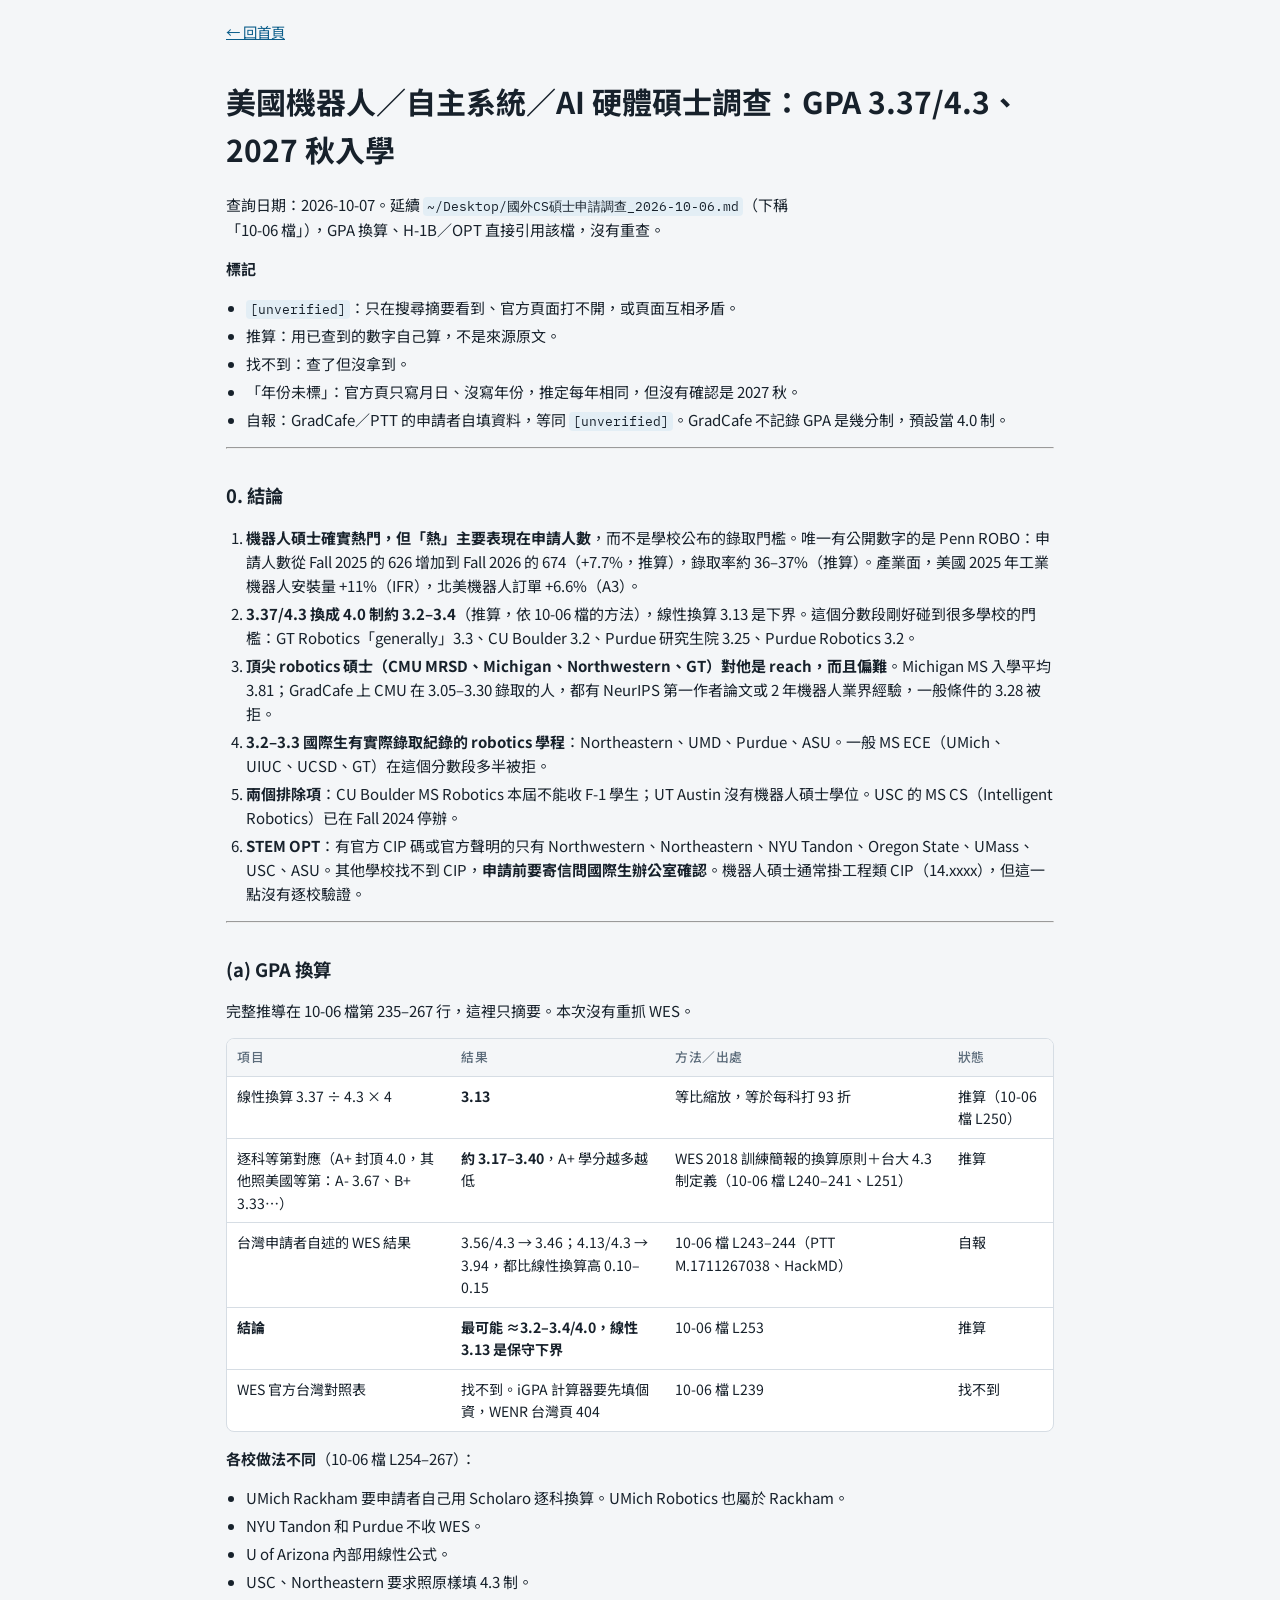
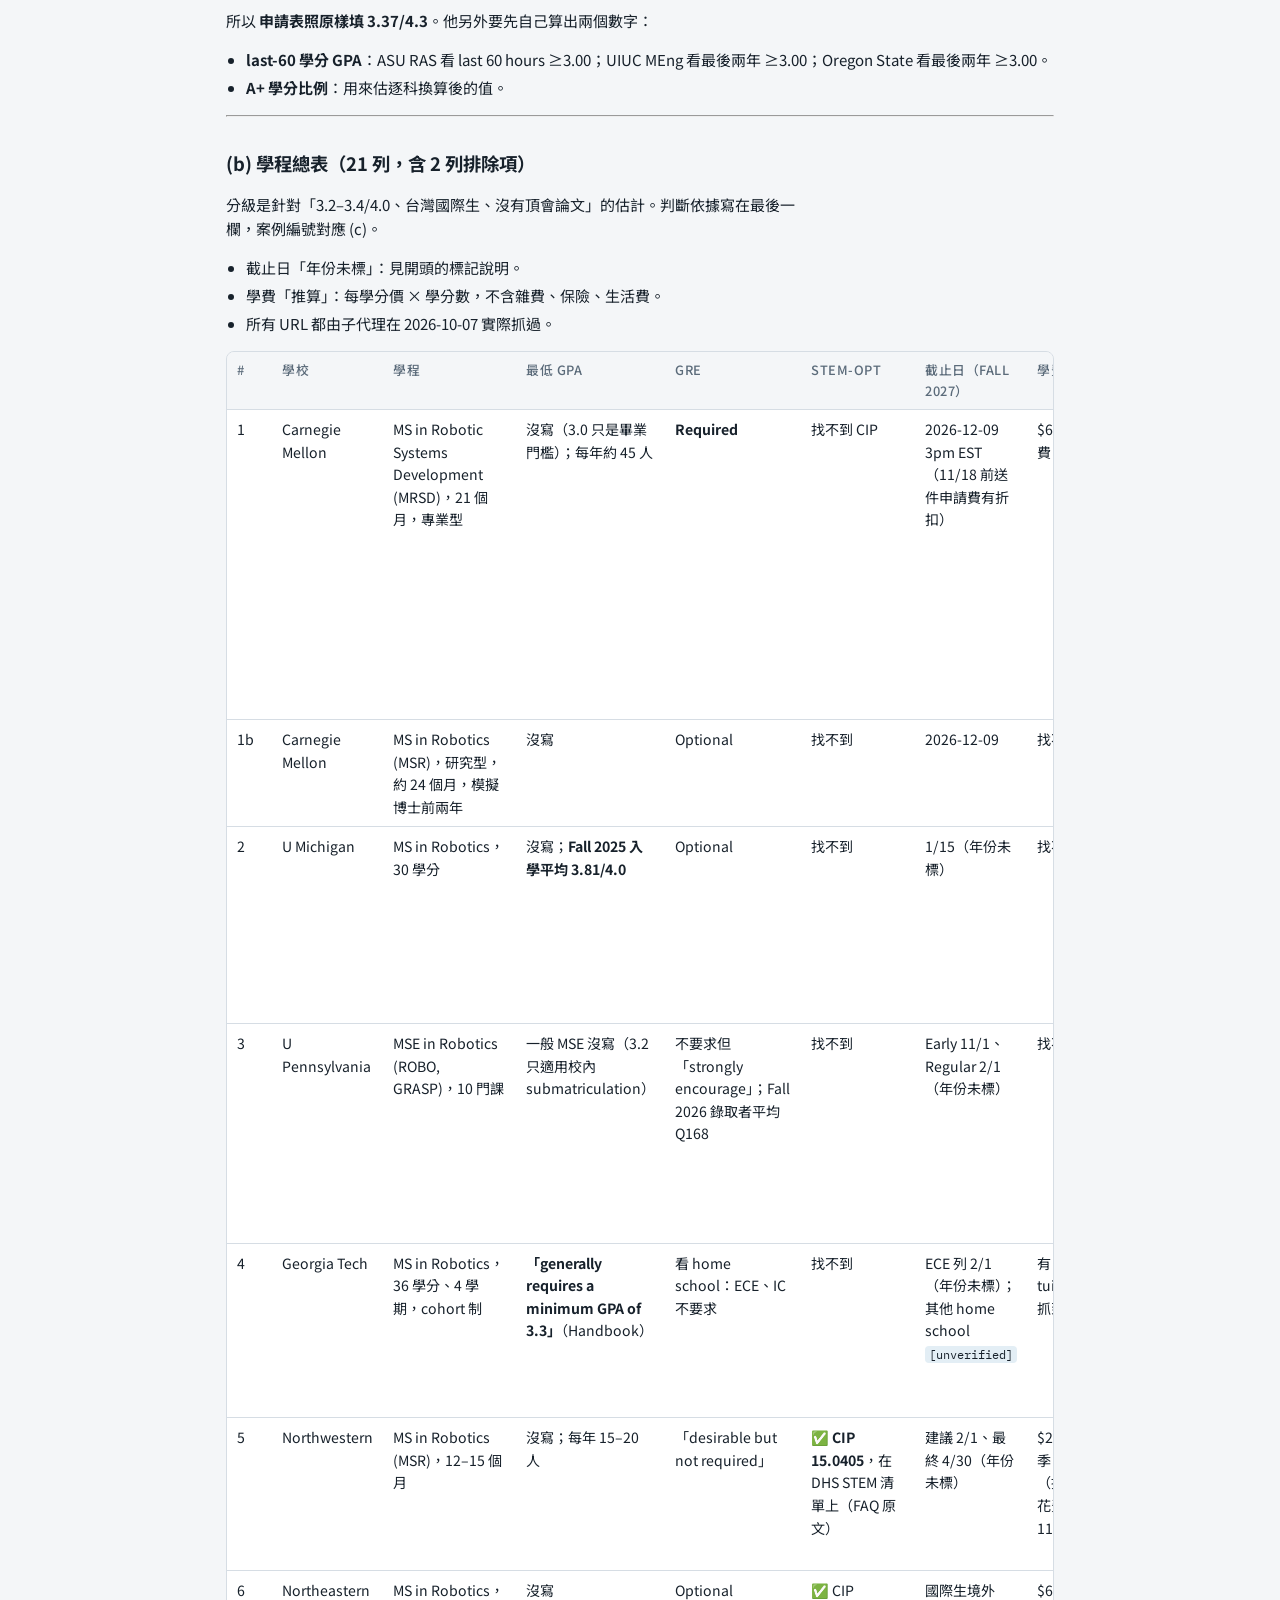
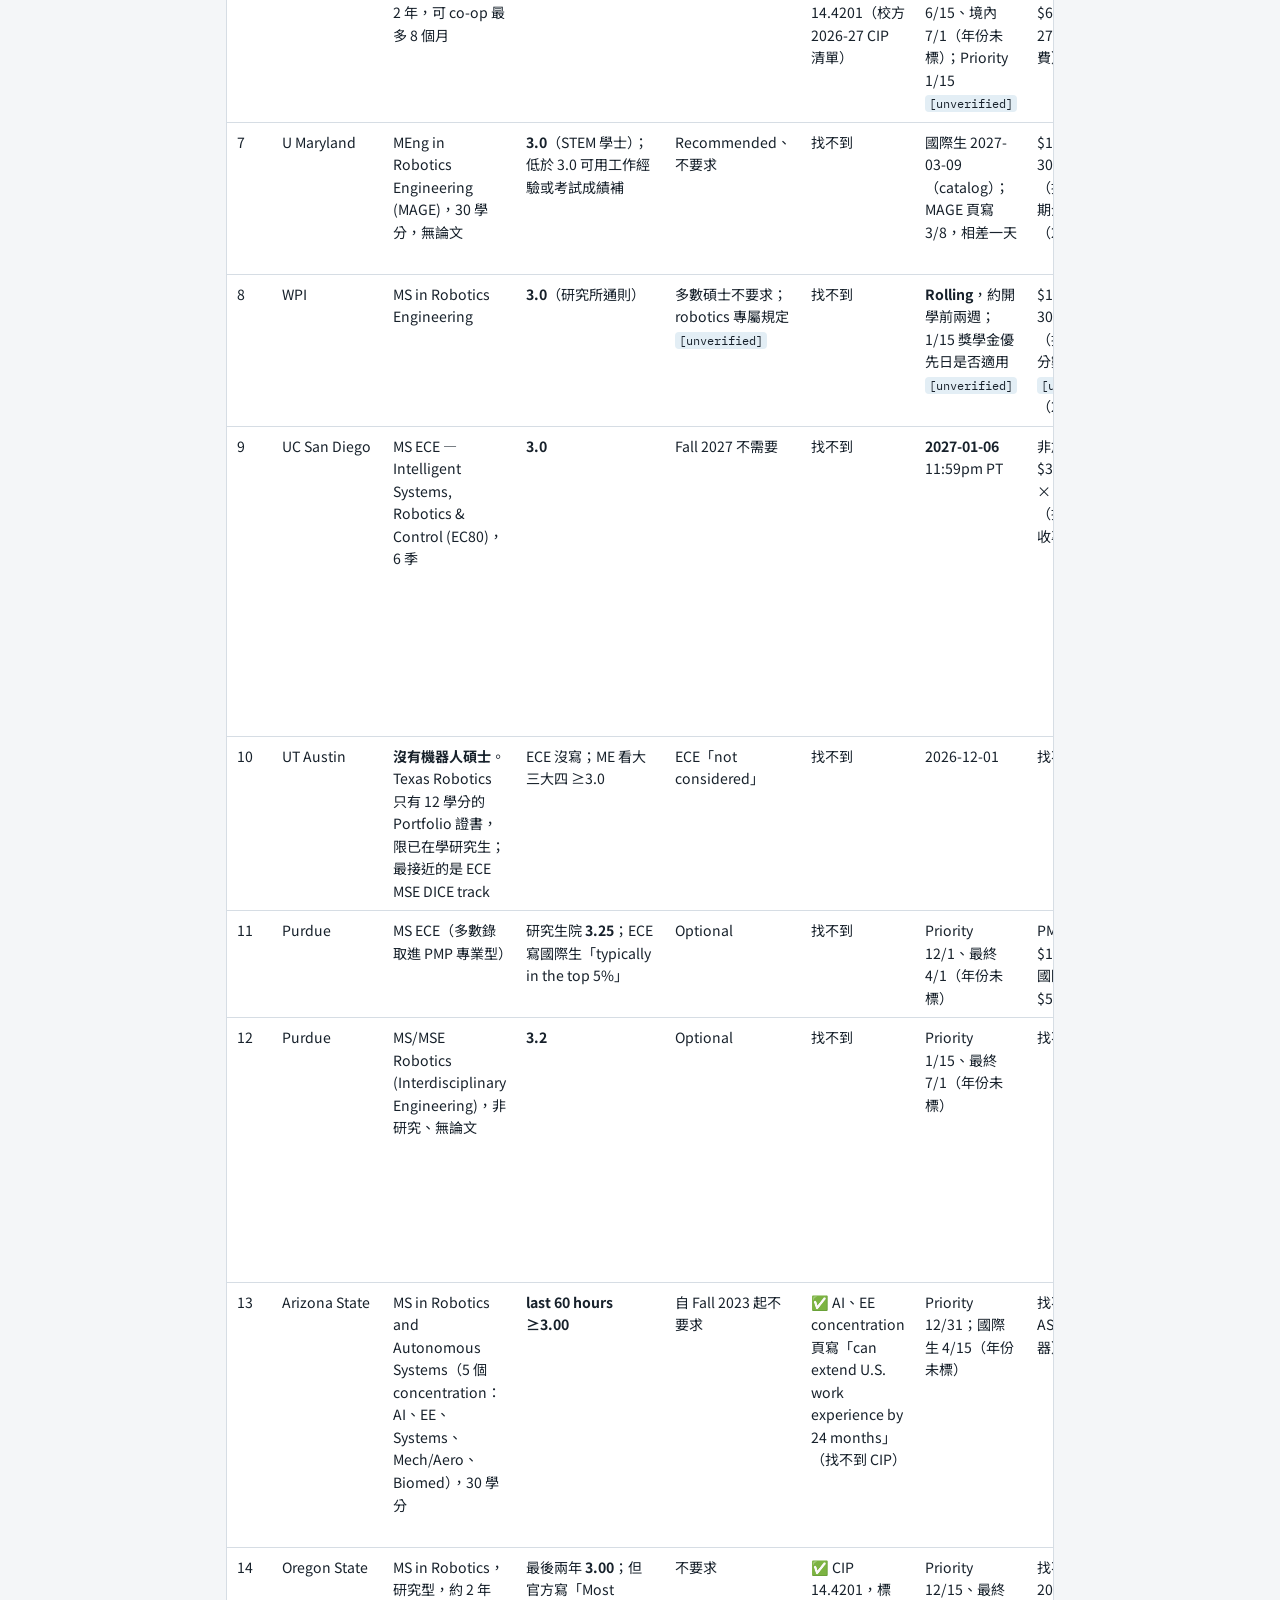
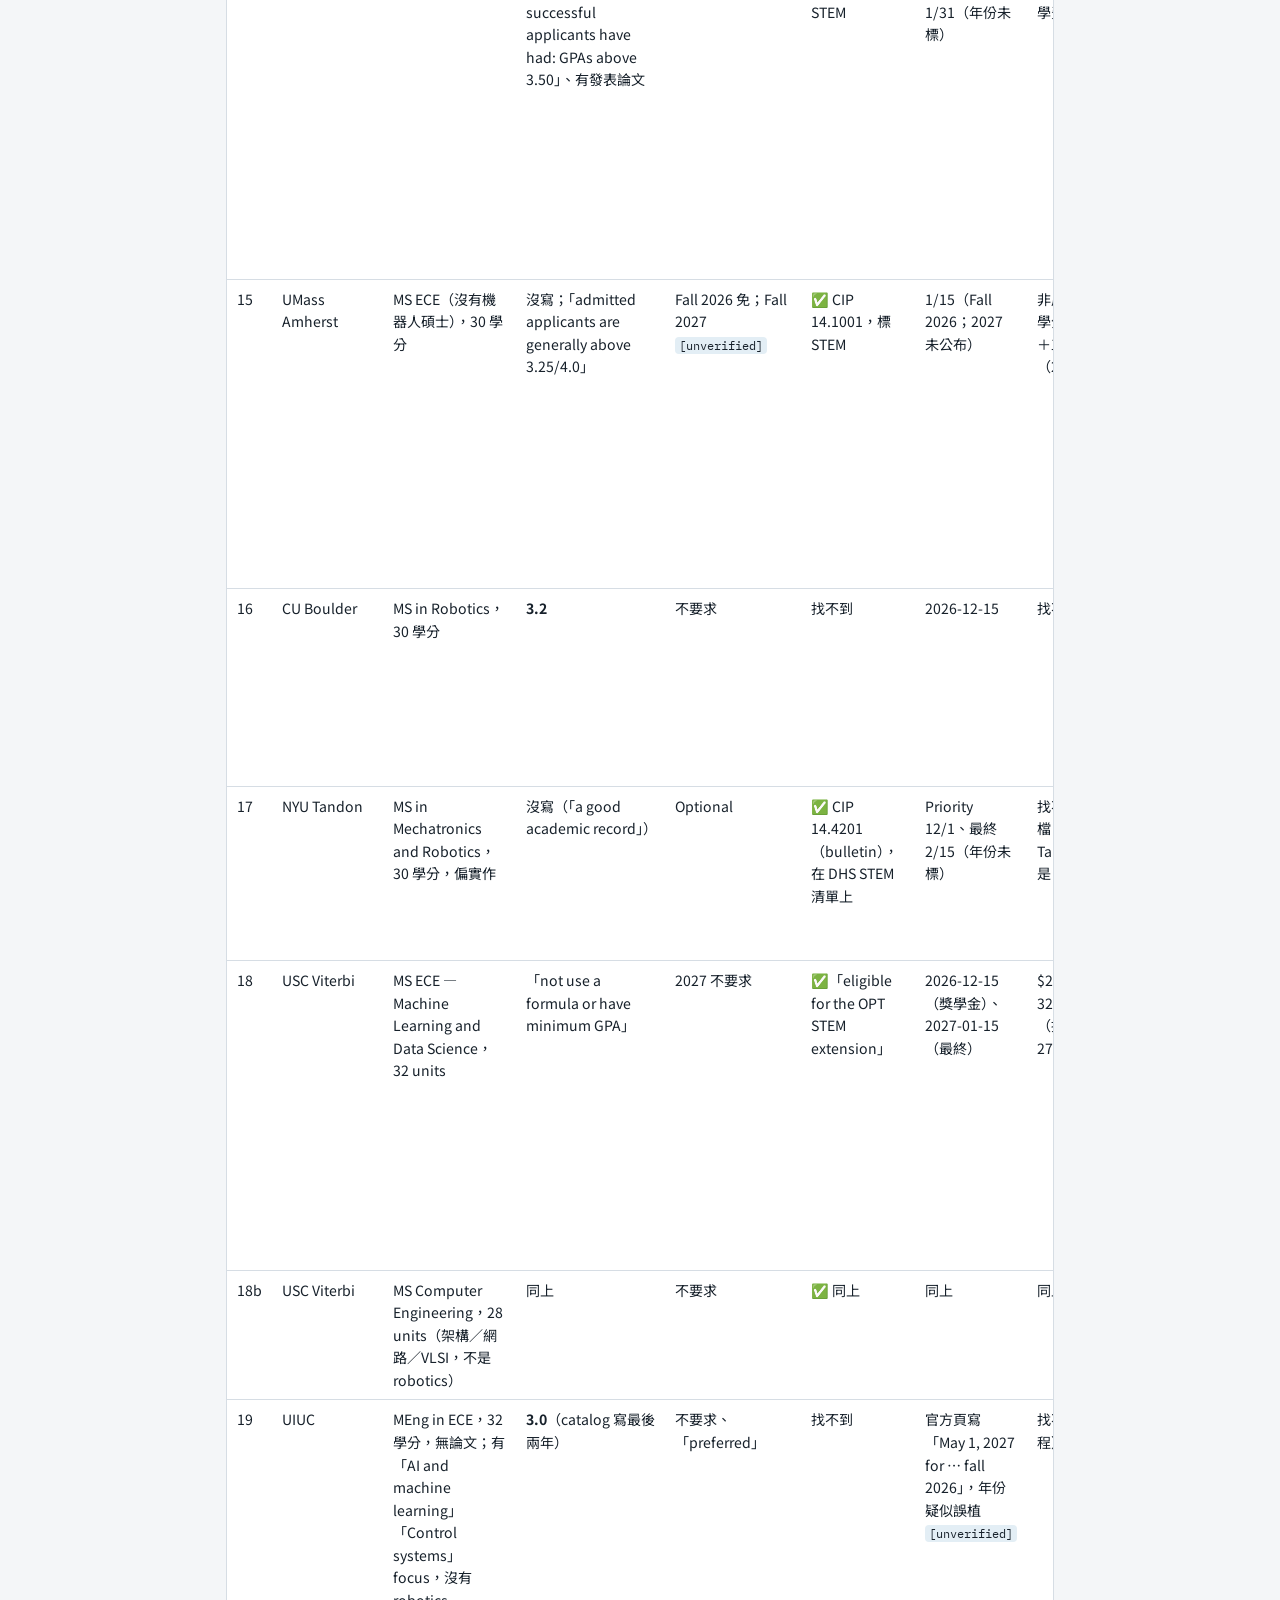
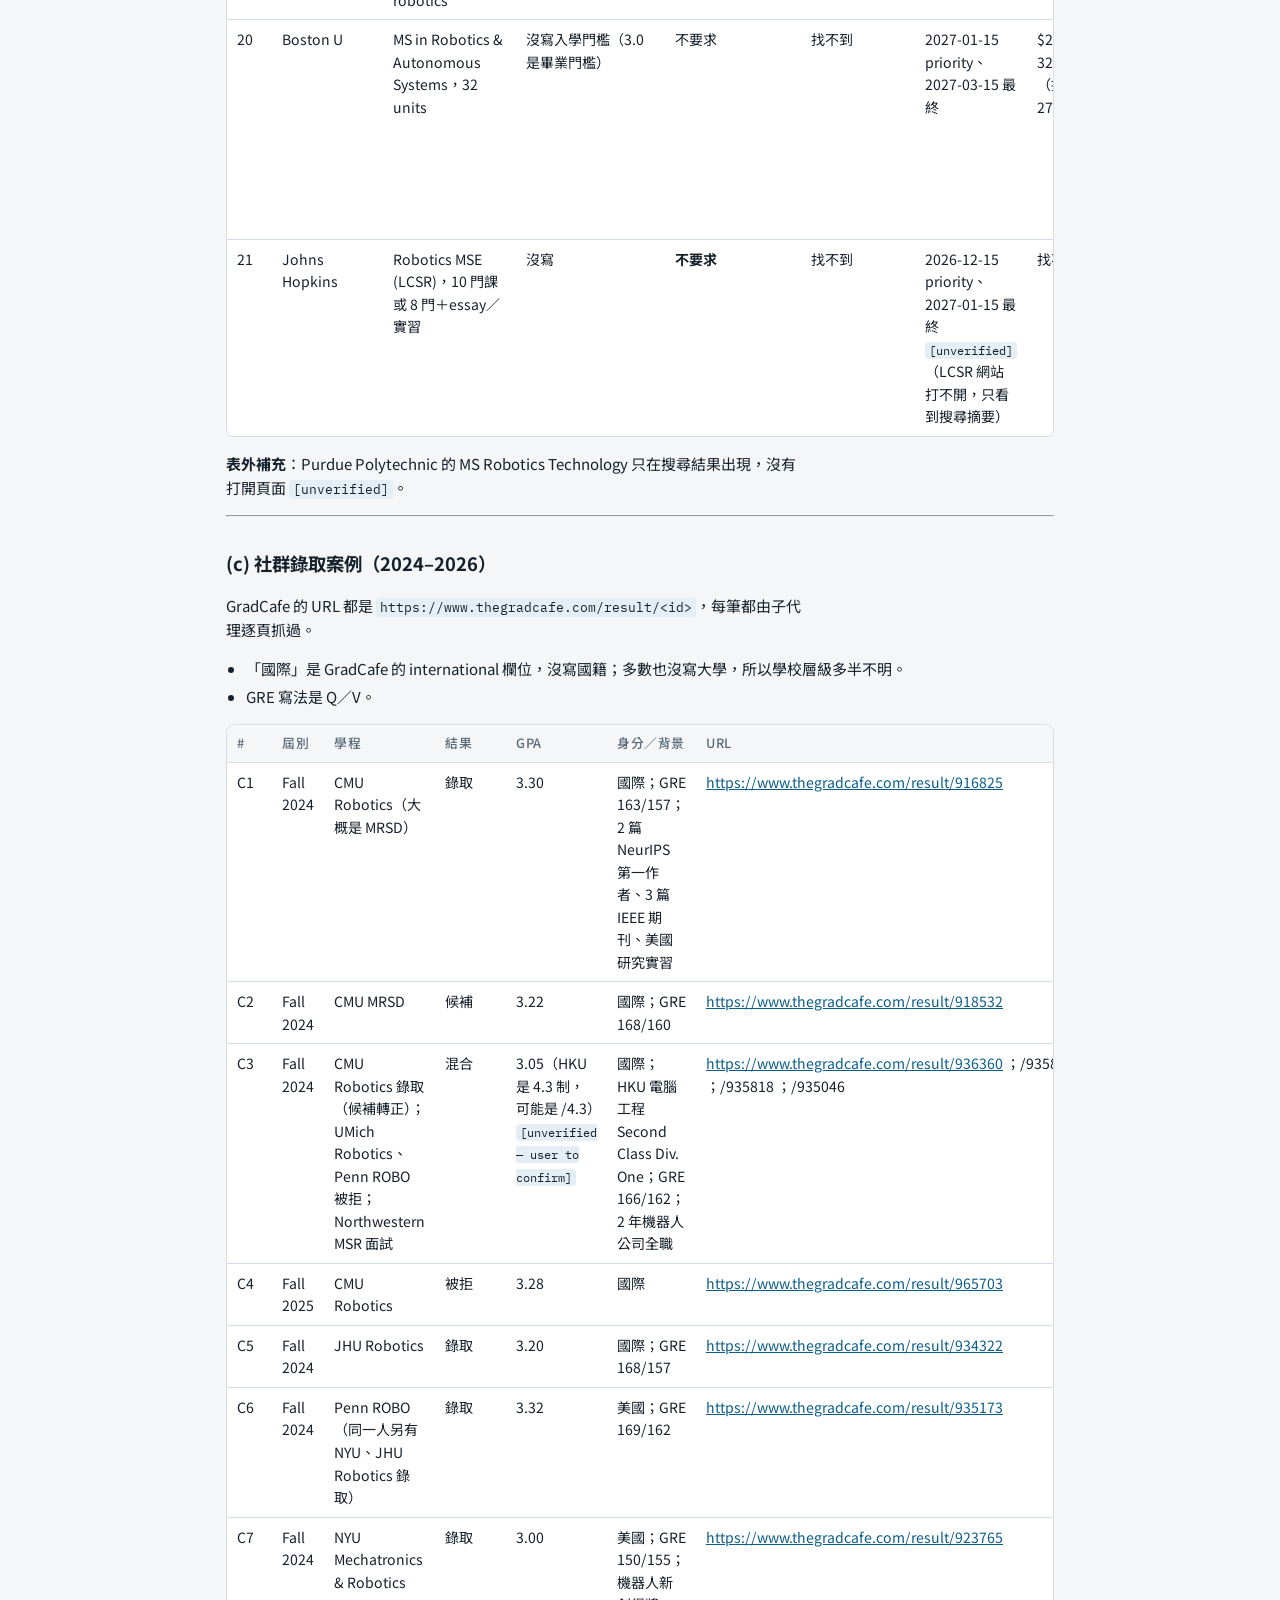
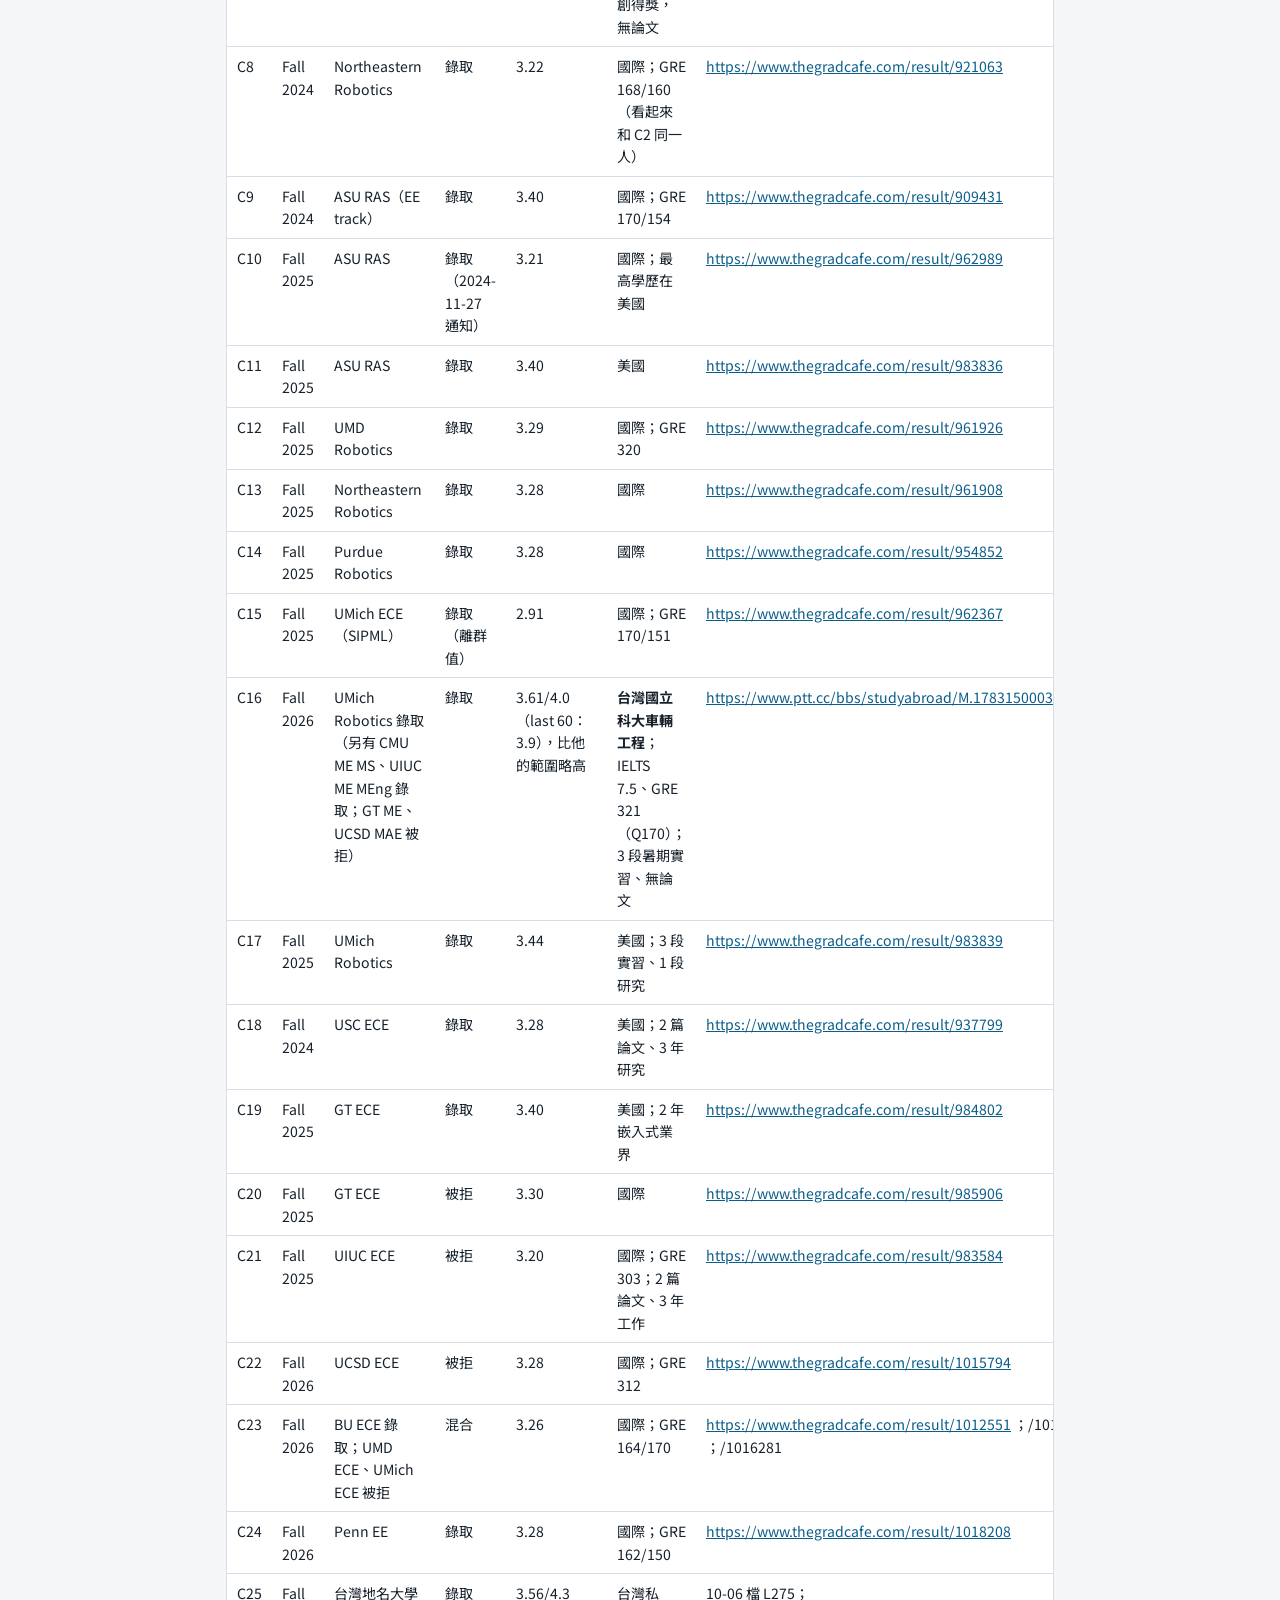
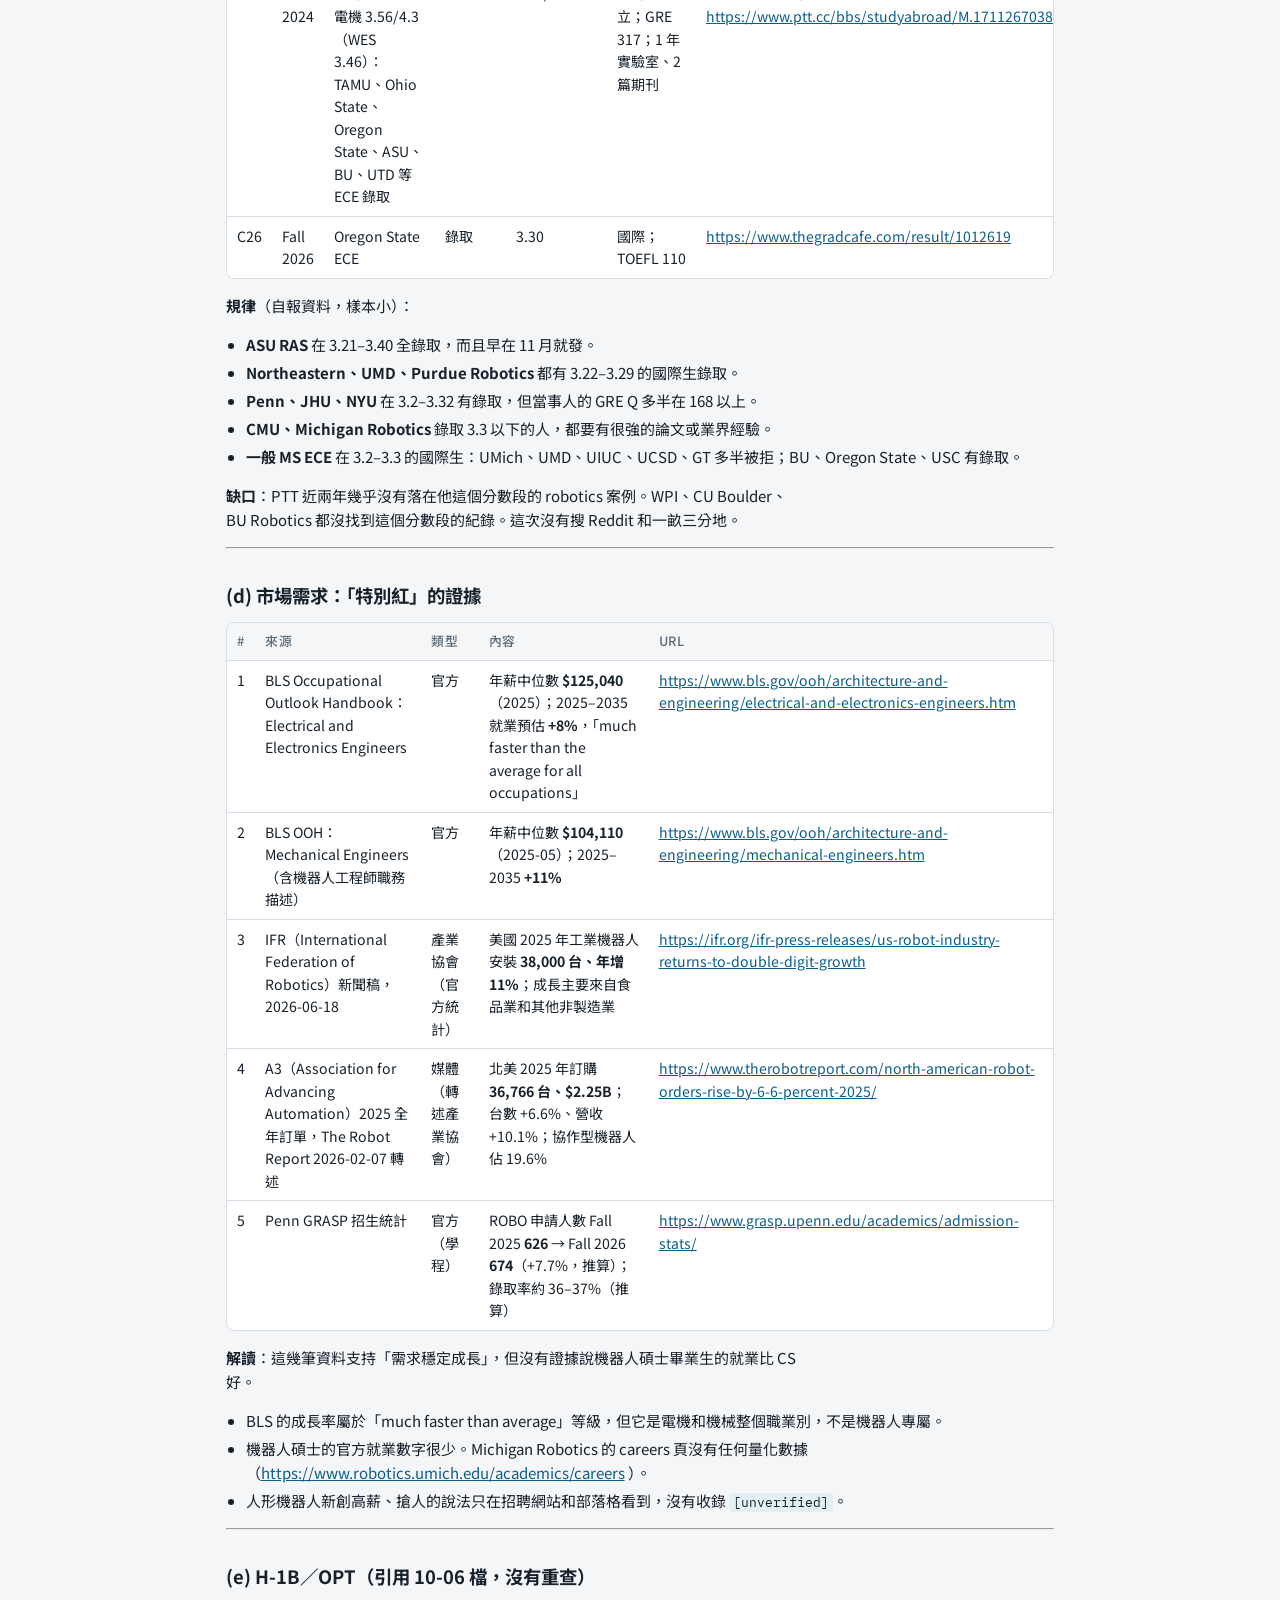
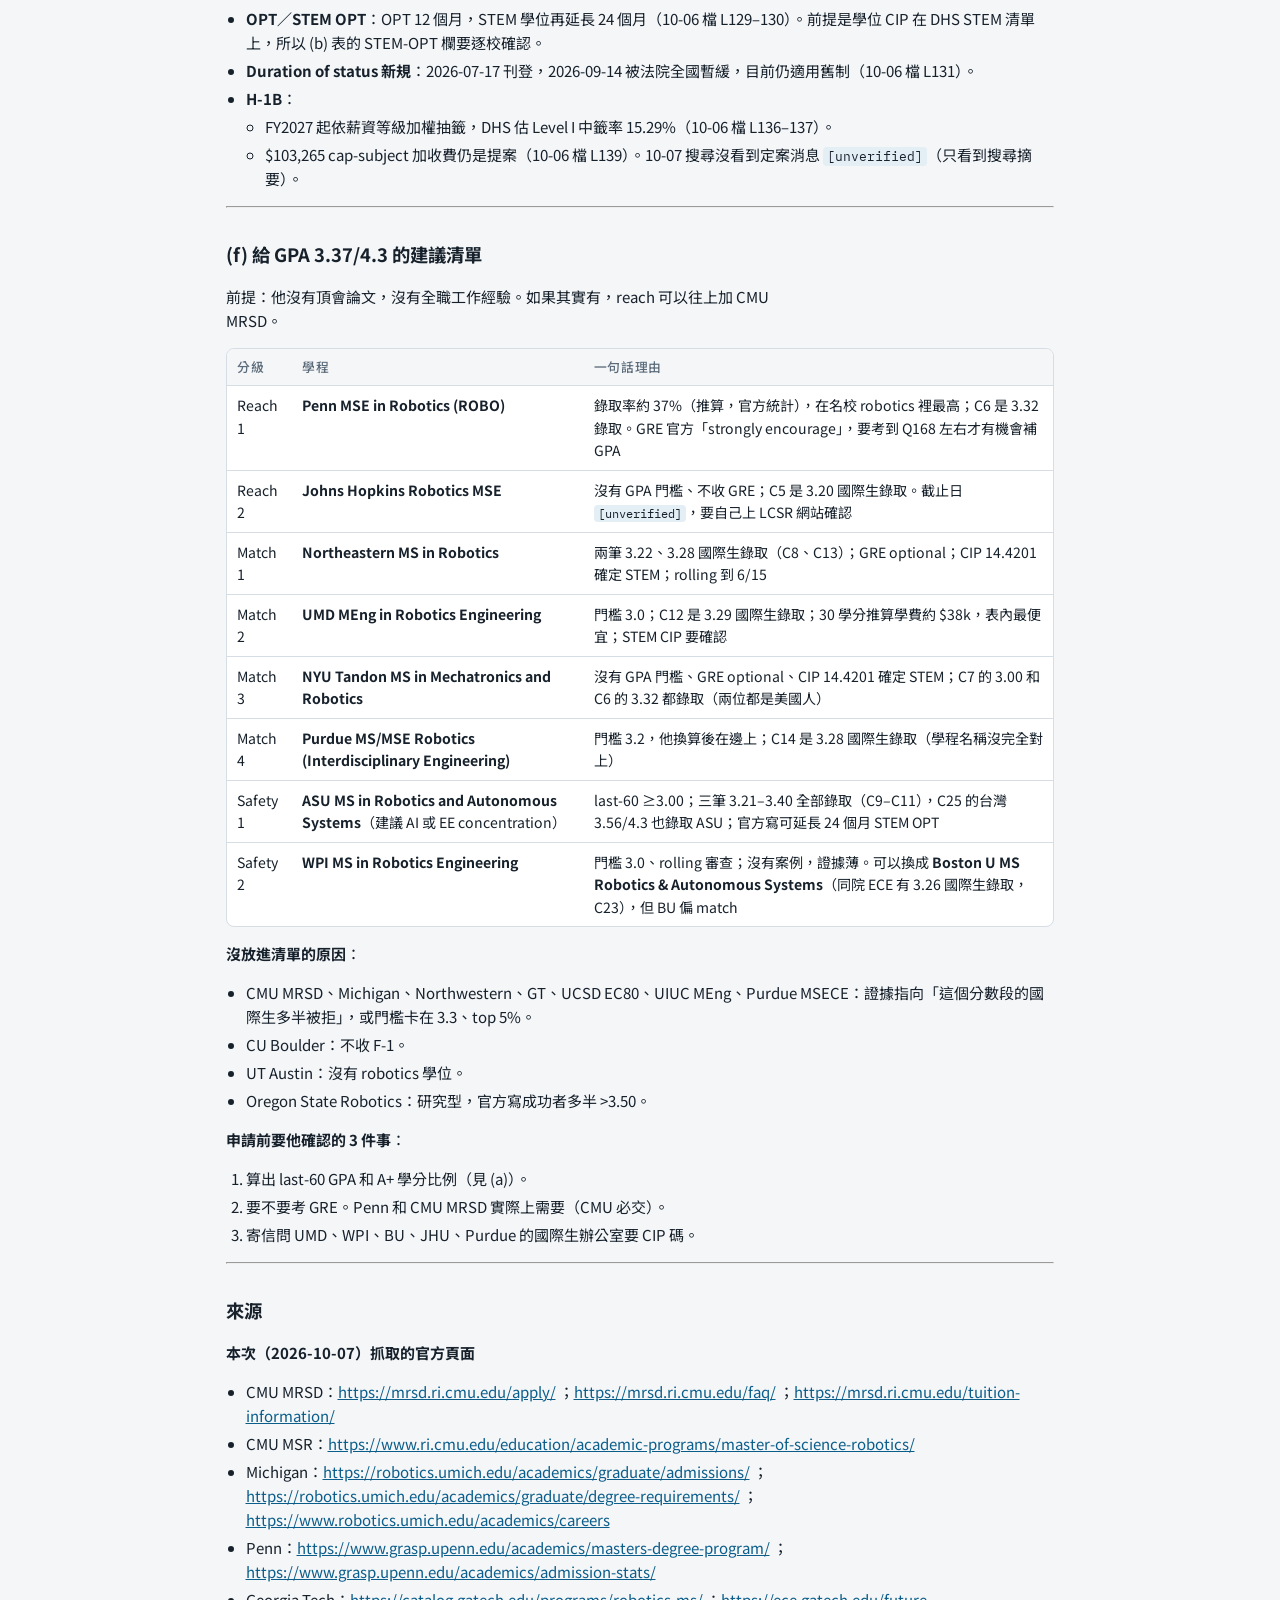
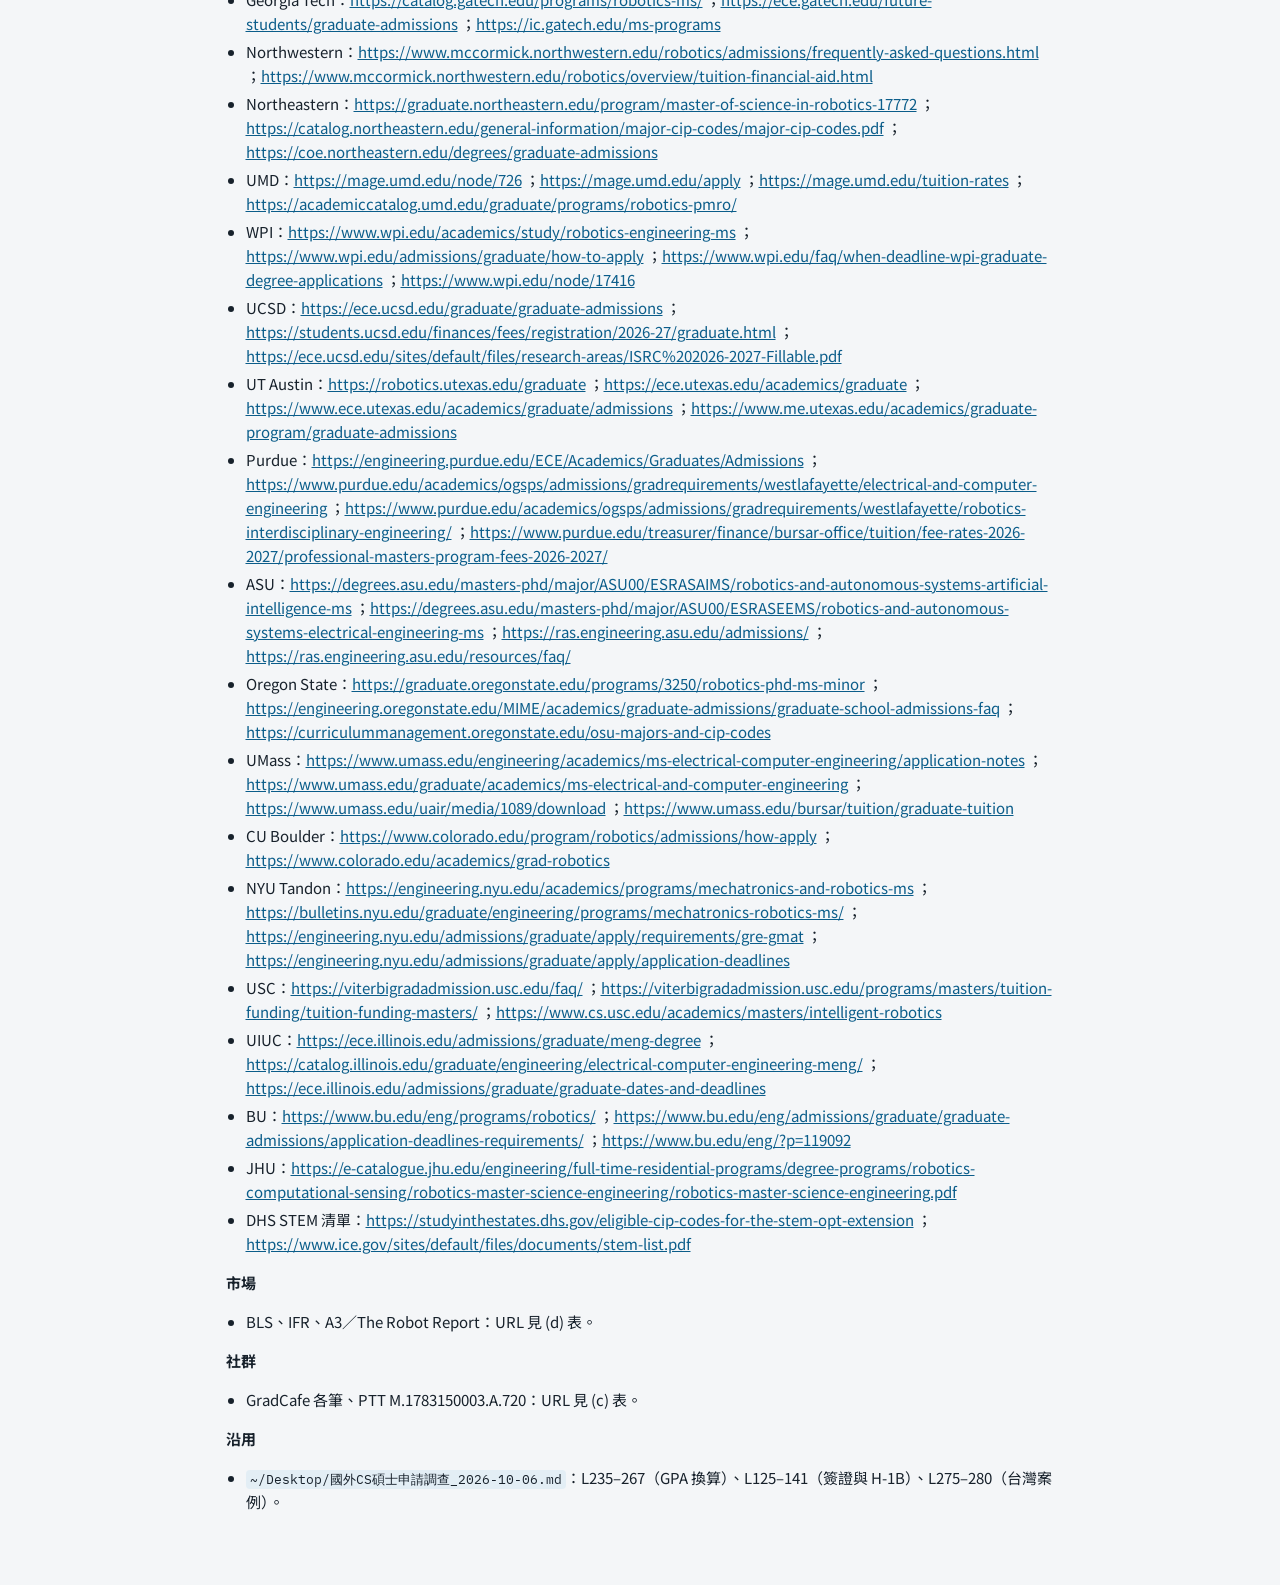
<file: pages/us-robotics-ms.html>
<!doctype html><html lang="zh-Hant"><head><meta charset="utf-8"><meta name="viewport" content="width=device-width,initial-scale=1,viewport-fit=cover"><title>美國機器人／自主系統／AI 硬體碩士調查：GPA 3.37/4.3、2027 秋入學</title><link rel="stylesheet" href="https://fonts.googleapis.com/css2?family=Noto+Sans+TC:wght@400;500;700&family=IBM+Plex+Mono:wght@400;500&display=swap"><link rel="stylesheet" href="../style.css"></head><body><div class="wrap article"><a class="back" href="../index.html#research">← 回首頁</a>
<h1>美國機器人／自主系統／AI 硬體碩士調查：GPA 3.37/4.3、2027 秋入學</h1>
<p>查詢日期：2026-10-07。延續 <code>~/Desktop/國外CS碩士申請調查_2026-10-06.md</code>（下稱「10-06 檔」），GPA 換算、H-1B／OPT 直接引用該檔，沒有重查。</p>
<p><strong>標記</strong></p>
<ul><li><code>[unverified]</code>：只在搜尋摘要看到、官方頁面打不開，或頁面互相矛盾。</li><li>推算：用已查到的數字自己算，不是來源原文。</li><li>找不到：查了但沒拿到。</li><li>「年份未標」：官方頁只寫月日、沒寫年份，推定每年相同，但沒有確認是 2027 秋。</li><li>自報：GradCafe／PTT 的申請者自填資料，等同 <code>[unverified]</code>。GradCafe 不記錄 GPA 是幾分制，預設當 4.0 制。</li></ul>
<hr>
<h2>0. 結論</h2>
<ol><li><strong>機器人碩士確實熱門，但「熱」主要表現在申請人數</strong>，而不是學校公布的錄取門檻。唯一有公開數字的是 Penn ROBO：申請人數從 Fall 2025 的 626 增加到 Fall 2026 的 674（+7.7%，推算），錄取率約 36–37%（推算）。產業面，美國 2025 年工業機器人安裝量 +11%（IFR），北美機器人訂單 +6.6%（A3）。</li><li><strong>3.37/4.3 換成 4.0 制約 3.2–3.4</strong>（推算，依 10-06 檔的方法），線性換算 3.13 是下界。這個分數段剛好碰到很多學校的門檻：GT Robotics「generally」3.3、CU Boulder 3.2、Purdue 研究生院 3.25、Purdue Robotics 3.2。</li><li><strong>頂尖 robotics 碩士（CMU MRSD、Michigan、Northwestern、GT）對他是 reach，而且偏難</strong>。Michigan MS 入學平均 3.81；GradCafe 上 CMU 在 3.05–3.30 錄取的人，都有 NeurIPS 第一作者論文或 2 年機器人業界經驗，一般條件的 3.28 被拒。</li><li><strong>3.2–3.3 國際生有實際錄取紀錄的 robotics 學程</strong>：Northeastern、UMD、Purdue、ASU。一般 MS ECE（UMich、UIUC、UCSD、GT）在這個分數段多半被拒。</li><li><strong>兩個排除項</strong>：CU Boulder MS Robotics 本屆不能收 F-1 學生；UT Austin 沒有機器人碩士學位。USC 的 MS CS（Intelligent Robotics）已在 Fall 2024 停辦。</li><li><strong>STEM OPT</strong>：有官方 CIP 碼或官方聲明的只有 Northwestern、Northeastern、NYU Tandon、Oregon State、UMass、USC、ASU。其他學校找不到 CIP，<strong>申請前要寄信問國際生辦公室確認</strong>。機器人碩士通常掛工程類 CIP（14.xxxx），但這一點沒有逐校驗證。</li></ol>
<hr>
<h2>(a) GPA 換算</h2>
<p>完整推導在 10-06 檔第 235–267 行，這裡只摘要。本次沒有重抓 WES。</p>
<div class="tbl"><table>
<thead><tr><th>項目</th><th>結果</th><th>方法／出處</th><th>狀態</th></tr></thead>
<tbody>
<tr><td>線性換算 3.37 ÷ 4.3 × 4</td><td><strong>3.13</strong></td><td>等比縮放，等於每科打 93 折</td><td>推算（10-06 檔 L250）</td></tr>
<tr><td>逐科等第對應（A+ 封頂 4.0，其他照美國等第：A- 3.67、B+ 3.33…）</td><td><strong>約 3.17–3.40</strong>，A+ 學分越多越低</td><td>WES 2018 訓練簡報的換算原則＋台大 4.3 制定義（10-06 檔 L240–241、L251）</td><td>推算</td></tr>
<tr><td>台灣申請者自述的 WES 結果</td><td>3.56/4.3 → 3.46；4.13/4.3 → 3.94，都比線性換算高 0.10–0.15</td><td>10-06 檔 L243–244（PTT M.1711267038、HackMD）</td><td>自報</td></tr>
<tr><td><strong>結論</strong></td><td><strong>最可能 ≈3.2–3.4/4.0，線性 3.13 是保守下界</strong></td><td>10-06 檔 L253</td><td>推算</td></tr>
<tr><td>WES 官方台灣對照表</td><td>找不到。iGPA 計算器要先填個資，WENR 台灣頁 404</td><td>10-06 檔 L239</td><td>找不到</td></tr>
</tbody></table></div>
<p><strong>各校做法不同</strong>（10-06 檔 L254–267）：</p>
<ul><li>UMich Rackham 要申請者自己用 Scholaro 逐科換算。UMich Robotics 也屬於 Rackham。</li><li>NYU Tandon 和 Purdue 不收 WES。</li><li>U of Arizona 內部用線性公式。</li><li>USC、Northeastern 要求照原樣填 4.3 制。</li></ul>
<p>所以 <strong>申請表照原樣填 3.37/4.3</strong>。他另外要先自己算出兩個數字：</p>
<ul><li><strong>last-60 學分 GPA</strong>：ASU RAS 看 last 60 hours ≥3.00；UIUC MEng 看最後兩年 ≥3.00；Oregon State 看最後兩年 ≥3.00。</li><li><strong>A+ 學分比例</strong>：用來估逐科換算後的值。</li></ul>
<hr>
<h2>(b) 學程總表（21 列，含 2 列排除項）</h2>
<p>分級是針對「3.2–3.4/4.0、台灣國際生、沒有頂會論文」的估計。判斷依據寫在最後一欄，案例編號對應 (c)。</p>
<ul><li>截止日「年份未標」：見開頭的標記說明。</li><li>學費「推算」：每學分價 × 學分數，不含雜費、保險、生活費。</li><li>所有 URL 都由子代理在 2026-10-07 實際抓過。</li></ul>
<div class="tbl"><table>
<thead><tr><th>#</th><th>學校</th><th>學程</th><th>最低 GPA</th><th>GRE</th><th>STEM-OPT</th><th>截止日（Fall 2027）</th><th>學費</th><th>官方 URL</th><th>分級與依據</th></tr></thead>
<tbody>
<tr><td>1</td><td>Carnegie Mellon</td><td>MS in Robotic Systems Development (MRSD)，21 個月，專業型</td><td>沒寫（3.0 只是畢業門檻）；每年約 45 人</td><td><strong>Required</strong></td><td>找不到 CIP</td><td>2026-12-09 3pm EST（11/18 前送件申請費有折扣）</td><td>$67,000/年＋雜費（2026-27）</td><td><a href="https://mrsd.ri.cmu.edu/apply/" target="_blank" rel="noopener">https://mrsd.ri.cmu.edu/apply/</a> ；<a href="https://mrsd.ri.cmu.edu/faq/" target="_blank" rel="noopener">https://mrsd.ri.cmu.edu/faq/</a> ；<a href="https://mrsd.ri.cmu.edu/tuition-information/" target="_blank" rel="noopener">https://mrsd.ri.cmu.edu/tuition-information/</a></td><td><strong>Reach（極難）</strong>：案例 C1、C2 在 3.22–3.30 錄取或候補，都有頂會論文或強 GRE；C4 一般條件的 3.28 被拒；FAQ 偏好 1–3 年工作經驗</td></tr>
<tr><td>1b</td><td>Carnegie Mellon</td><td>MS in Robotics (MSR)，研究型，約 24 個月，模擬博士前兩年</td><td>沒寫</td><td>Optional</td><td>找不到</td><td>2026-12-09</td><td>找不到</td><td><a href="https://www.ri.cmu.edu/education/academic-programs/master-of-science-robotics/" target="_blank" rel="noopener">https://www.ri.cmu.edu/education/academic-programs/master-of-science-robotics/</a></td><td><strong>Reach（不建議）</strong>：研究型，看研究經歷</td></tr>
<tr><td>2</td><td>U Michigan</td><td>MS in Robotics，30 學分</td><td>沒寫；<strong>Fall 2025 入學平均 3.81/4.0</strong></td><td>Optional</td><td>找不到</td><td>1/15（年份未標）</td><td>找不到</td><td><a href="https://robotics.umich.edu/academics/graduate/admissions/" target="_blank" rel="noopener">https://robotics.umich.edu/academics/graduate/admissions/</a></td><td><strong>Reach（極難）</strong>：入學平均 3.81；C3 的 3.05 國際生被拒；C17 是 3.44 美國人錄取</td></tr>
<tr><td>3</td><td>U Pennsylvania</td><td>MSE in Robotics (ROBO, GRASP)，10 門課</td><td>一般 MSE 沒寫（3.2 只適用校內 submatriculation）</td><td>不要求但「strongly encourage」；Fall 2026 錄取者平均 Q168</td><td>找不到</td><td>Early 11/1、Regular 2/1（年份未標）</td><td>找不到</td><td><a href="https://www.grasp.upenn.edu/academics/masters-degree-program/" target="_blank" rel="noopener">https://www.grasp.upenn.edu/academics/masters-degree-program/</a> ；<a href="https://www.grasp.upenn.edu/academics/admission-stats/" target="_blank" rel="noopener">https://www.grasp.upenn.edu/academics/admission-stats/</a></td><td><strong>Reach</strong>：Fall 2026 申請 674、錄取 252，約 37.4%（推算）；C6 是 3.32 美國人，Q169 錄取</td></tr>
<tr><td>4</td><td>Georgia Tech</td><td>MS in Robotics，36 學分、4 學期，cohort 制</td><td><strong>「generally requires a minimum GPA of 3.3」</strong>（Handbook）</td><td>看 home school：ECE、IC 不要求</td><td>找不到</td><td>ECE 列 2/1（年份未標）；其他 home school <code>[unverified]</code></td><td>有 differential tuition，金額沒抓到</td><td><a href="https://catalog.gatech.edu/programs/robotics-ms/" target="_blank" rel="noopener">https://catalog.gatech.edu/programs/robotics-ms/</a> ；<a href="https://ece.gatech.edu/future-students/graduate-admissions" target="_blank" rel="noopener">https://ece.gatech.edu/future-students/graduate-admissions</a></td><td><strong>Reach</strong>：他換算後 3.2–3.4 卡在 3.3 門檻上下；C20 的 GT ECE 3.30 國際生被拒</td></tr>
<tr><td>5</td><td>Northwestern</td><td>MS in Robotics (MSR)，12–15 個月</td><td>沒寫；每年 15–20 人</td><td>「desirable but not required」</td><td>✅ <strong>CIP 15.0405</strong>，在 DHS STEM 清單上（FAQ 原文）</td><td>建議 2/1、最終 4/30（年份未標）</td><td>$23,662/季 × 4 季 = $94,648（推算）；官方總花費估 $100k–115k（2026-27）</td><td><a href="https://www.mccormick.northwestern.edu/robotics/" target="_blank" rel="noopener">https://www.mccormick.northwestern.edu/robotics/</a> ；<a href="https://www.mccormick.northwestern.edu/robotics/admissions/frequently-asked-questions.html" target="_blank" rel="noopener">https://www.mccormick.northwestern.edu/robotics/admissions/frequently-asked-questions.html</a></td><td><strong>Reach</strong>：小班；C3 那位 3.05 只拿到面試，沒有最終結果</td></tr>
<tr><td>6</td><td>Northeastern</td><td>MS in Robotics，2 年，可 co-op 最多 8 個月</td><td>沒寫</td><td>Optional</td><td>✅ CIP 14.4201（校方 2026-27 CIP 清單）</td><td>國際生境外 6/15、境內 7/1（年份未標）；Priority 1/15 <code>[unverified]</code></td><td>$61,504–$63,426（2026-27 估計，不含雜費）</td><td><a href="https://graduate.northeastern.edu/program/master-of-science-in-robotics-17772" target="_blank" rel="noopener">https://graduate.northeastern.edu/program/master-of-science-in-robotics-17772</a> ；<a href="https://catalog.northeastern.edu/general-information/major-cip-codes/major-cip-codes.pdf" target="_blank" rel="noopener">https://catalog.northeastern.edu/general-information/major-cip-codes/major-cip-codes.pdf</a></td><td><strong>Match</strong>：C8（3.22）、C13（3.28）都是國際生錄取</td></tr>
<tr><td>7</td><td>U Maryland</td><td>MEng in Robotics Engineering (MAGE)，30 學分，無論文</td><td><strong>3.0</strong>（STEM 學士）；低於 3.0 可用工作經驗或考試成績補</td><td>Recommended、不要求</td><td>找不到</td><td>國際生 2027-03-09（catalog）；MAGE 頁寫 3/8，相差一天</td><td>$1,271/學分 × 30 = $38,130（推算）＋每學期全職雜費 $738（2026-27）</td><td><a href="https://mage.umd.edu/node/726" target="_blank" rel="noopener">https://mage.umd.edu/node/726</a> ；<a href="https://academiccatalog.umd.edu/graduate/programs/robotics-pmro/" target="_blank" rel="noopener">https://academiccatalog.umd.edu/graduate/programs/robotics-pmro/</a> ；<a href="https://mage.umd.edu/tuition-rates" target="_blank" rel="noopener">https://mage.umd.edu/tuition-rates</a></td><td><strong>Match</strong>：C12 是 3.29 國際生錄取；過 3.0 門檻；學費最低之一</td></tr>
<tr><td>8</td><td>WPI</td><td>MS in Robotics Engineering</td><td><strong>3.0</strong>（研究所通則）</td><td>多數碩士不要求；robotics 專屬規定 <code>[unverified]</code></td><td>找不到</td><td><strong>Rolling</strong>，約開學前兩週；1/15 獎學金優先日是否適用 <code>[unverified]</code></td><td>$1,775/學分 × 30 = $53,250（推算，校內學分數 <code>[unverified]</code>）（2026-27）</td><td><a href="https://www.wpi.edu/academics/study/robotics-engineering-ms" target="_blank" rel="noopener">https://www.wpi.edu/academics/study/robotics-engineering-ms</a> ；<a href="https://www.wpi.edu/admissions/graduate/how-to-apply" target="_blank" rel="noopener">https://www.wpi.edu/admissions/graduate/how-to-apply</a></td><td><strong>Safety（證據薄）</strong>：門檻 3.0＋rolling；沒找到這個分數段的案例</td></tr>
<tr><td>9</td><td>UC San Diego</td><td>MS ECE — Intelligent Systems, Robotics &amp; Control (EC80)，6 季</td><td><strong>3.0</strong></td><td>Fall 2027 不需要</td><td>找不到</td><td><strong>2027-01-06</strong> 11:59pm PT</td><td>非加州居民 $38,087.17/年 × 2 ≈ $76,174（推算）；是否另收專業費找不到</td><td><a href="https://ece.ucsd.edu/graduate/graduate-admissions" target="_blank" rel="noopener">https://ece.ucsd.edu/graduate/graduate-admissions</a></td><td><strong>Reach</strong>：EC80 是 impacted major，錄取後不能轉入；C22 是 3.28 國際生被拒；10-06 檔 L280 有一位台大電機 &lt;3.7 被 UCSD ECE 拒</td></tr>
<tr><td>10</td><td>UT Austin</td><td><strong>沒有機器人碩士</strong>。Texas Robotics 只有 12 學分的 Portfolio 證書，限已在學研究生；最接近的是 ECE MSE DICE track</td><td>ECE 沒寫；ME 看大三大四 ≥3.0</td><td>ECE「not considered」</td><td>找不到</td><td>2026-12-01</td><td>找不到</td><td><a href="https://robotics.utexas.edu/graduate" target="_blank" rel="noopener">https://robotics.utexas.edu/graduate</a> ；<a href="https://ece.utexas.edu/academics/graduate" target="_blank" rel="noopener">https://ece.utexas.edu/academics/graduate</a></td><td><strong>排除</strong>（沒有對應學位）；改申 ECE MSE 的話是 reach，沒有案例</td></tr>
<tr><td>11</td><td>Purdue</td><td>MS ECE（多數錄取進 PMP 專業型）</td><td>研究生院 <strong>3.25</strong>；ECE 寫國際生「typically in the top 5%」</td><td>Optional</td><td>找不到</td><td>Priority 12/1、最終 4/1（年份未標）</td><td>PMP 非居民 $15,214/學期＋國際生每學期 $500（2026-27）</td><td><a href="https://engineering.purdue.edu/ECE/Academics/Graduates/Admissions" target="_blank" rel="noopener">https://engineering.purdue.edu/ECE/Academics/Graduates/Admissions</a></td><td><strong>Reach</strong>：「top 5%」對系排約 78% 不利</td></tr>
<tr><td>12</td><td>Purdue</td><td>MS/MSE Robotics (Interdisciplinary Engineering)，非研究、無論文</td><td><strong>3.2</strong></td><td>Optional</td><td>找不到</td><td>Priority 1/15、最終 7/1（年份未標）</td><td>找不到</td><td><a href="https://www.purdue.edu/academics/ogsps/admissions/gradrequirements/westlafayette/robotics-interdisciplinary-engineering/" target="_blank" rel="noopener">https://www.purdue.edu/academics/ogsps/admissions/gradrequirements/westlafayette/robotics-interdisciplinary-engineering/</a></td><td><strong>Match</strong>：C14 是 3.28 國際生「Purdue Robotics」錄取，不確定是不是這個學程；他換算後可能剛好在 3.2 上下</td></tr>
<tr><td>13</td><td>Arizona State</td><td>MS in Robotics and Autonomous Systems（5 個 concentration：AI、EE、Systems、Mech/Aero、Biomed），30 學分</td><td><strong>last 60 hours ≥3.00</strong></td><td>自 Fall 2023 起不要求</td><td>✅ AI、EE concentration 頁寫「can extend U.S. work experience by 24 months」（找不到 CIP）</td><td>Priority 12/31；國際生 4/15（年份未標）</td><td>找不到（只有 ASU 學費計算器）</td><td><a href="https://degrees.asu.edu/masters-phd/major/ASU00/ESRASAIMS/robotics-and-autonomous-systems-artificial-intelligence-ms" target="_blank" rel="noopener">https://degrees.asu.edu/masters-phd/major/ASU00/ESRASAIMS/robotics-and-autonomous-systems-artificial-intelligence-ms</a> ；<a href="https://ras.engineering.asu.edu/admissions/" target="_blank" rel="noopener">https://ras.engineering.asu.edu/admissions/</a></td><td><strong>Safety</strong>：C9（3.40）、C10（3.21）、C11（3.40）全部錄取；10-06 檔 L275 的 3.56/4.3 台灣電機也錄取 ASU</td></tr>
<tr><td>14</td><td>Oregon State</td><td>MS in Robotics，研究型，約 2 年</td><td>最後兩年 <strong>3.00</strong>；但官方寫「Most successful applicants have had: GPAs above 3.50」、有發表論文</td><td>不要求</td><td>✅ CIP 14.4201，標 STEM</td><td>Priority 12/15、最終 1/31（年份未標）</td><td>找不到（只知 2026-27 非居民學費 +5%）</td><td><a href="https://graduate.oregonstate.edu/programs/3250/robotics-phd-ms-minor" target="_blank" rel="noopener">https://graduate.oregonstate.edu/programs/3250/robotics-phd-ms-minor</a> ；<a href="https://engineering.oregonstate.edu/MIME/academics/graduate-admissions/graduate-school-admissions-faq" target="_blank" rel="noopener">https://engineering.oregonstate.edu/MIME/academics/graduate-admissions/graduate-school-admissions-faq</a></td><td><strong>Reach</strong>：官方說成功者多半 &gt;3.50、有論文。同校 ECE 比較寬（C26 是 3.30 國際生錄取 OSU ECE；10-06 檔 L275 也錄取 Oregon State）</td></tr>
<tr><td>15</td><td>UMass Amherst</td><td>MS ECE（沒有機器人碩士），30 學分</td><td>沒寫；「admitted applicants are generally above 3.25/4.0」</td><td>Fall 2026 免；Fall 2027 <code>[unverified]</code></td><td>✅ CIP 14.1001，標 STEM</td><td>1/15（Fall 2026；2027 未公布）</td><td>非居民每學期 9 學分 $18,997.50＋工程費 $495（2026-27）</td><td><a href="https://www.umass.edu/engineering/academics/ms-electrical-computer-engineering/application-notes" target="_blank" rel="noopener">https://www.umass.edu/engineering/academics/ms-electrical-computer-engineering/application-notes</a></td><td><strong>Match</strong>：錄取者「generally above 3.25」，他在邊上；10-06 檔 L277 有逢甲 2.9/4.3（加 5 年工作經驗）錄取 UMass MS ECE</td></tr>
<tr><td>16</td><td>CU Boulder</td><td>MS in Robotics，30 學分</td><td><strong>3.2</strong></td><td>不要求</td><td>找不到</td><td>2026-12-15</td><td>找不到</td><td><a href="https://www.colorado.edu/program/robotics/admissions/how-apply" target="_blank" rel="noopener">https://www.colorado.edu/program/robotics/admissions/how-apply</a></td><td><strong>排除</strong>：官方寫本屆「not able to admit students who require an F-1 visa」</td></tr>
<tr><td>17</td><td>NYU Tandon</td><td>MS in Mechatronics and Robotics，30 學分，偏實作</td><td>沒寫（「a good academic record」）</td><td>Optional</td><td>✅ CIP 14.4201（bulletin），在 DHS STEM 清單上</td><td>Priority 12/1、最終 2/15（年份未標）</td><td>找不到；10-06 檔 L95 的 Tandon CS MS 是 $2,626/學分</td><td><a href="https://engineering.nyu.edu/academics/programs/mechatronics-and-robotics-ms" target="_blank" rel="noopener">https://engineering.nyu.edu/academics/programs/mechatronics-and-robotics-ms</a> ；<a href="https://bulletins.nyu.edu/graduate/engineering/programs/mechatronics-robotics-ms/" target="_blank" rel="noopener">https://bulletins.nyu.edu/graduate/engineering/programs/mechatronics-robotics-ms/</a></td><td><strong>Match</strong>：C7 是 3.00 美國人錄取；C6 那位 3.32 的 profile 也錄取 NYU</td></tr>
<tr><td>18</td><td>USC Viterbi</td><td>MS ECE — Machine Learning and Data Science，32 units</td><td>「not use a formula or have minimum GPA」</td><td>2027 不要求</td><td>✅「eligible for the OPT STEM extension」</td><td>2026-12-15（獎學金）、2027-01-15（最終）</td><td>$2,742/unit × 32 = $87,744（推算）（2026-27）</td><td><a href="https://viterbigradadmission.usc.edu/programs/masters/msprograms/electrical-computer-engineering/ms-in-electrical-and-computer-engineering-machine-learning-and-data-science/" target="_blank" rel="noopener">https://viterbigradadmission.usc.edu/programs/masters/msprograms/electrical-computer-engineering/ms-in-electrical-and-computer-engineering-machine-learning-and-data-science/</a></td><td><strong>Match（偏 reach）</strong>：C18 是 3.28 錄取，但他是美國人、有 2 篇論文；10-06 檔把 USC MSCS 列為 reach。USC 已沒有 robotics MS</td></tr>
<tr><td>18b</td><td>USC Viterbi</td><td>MS Computer Engineering，28 units（架構／網路／VLSI，不是 robotics）</td><td>同上</td><td>不要求</td><td>✅ 同上</td><td>同上</td><td>同上每 unit 價</td><td><a href="https://viterbigradadmission.usc.edu/programs/masters/msprograms/electrical-computer-engineering/ms-computer-engineering" target="_blank" rel="noopener">https://viterbigradadmission.usc.edu/programs/masters/msprograms/electrical-computer-engineering/ms-computer-engineering</a></td><td>同上（AI 硬體方向可考慮）</td></tr>
<tr><td>19</td><td>UIUC</td><td>MEng in ECE，32 學分，無論文；有「AI and machine learning」「Control systems」focus，沒有 robotics</td><td><strong>3.0</strong>（catalog 寫最後兩年）</td><td>不要求、「preferred」</td><td>找不到</td><td>官方頁寫「May 1, 2027 for … fall 2026」，年份疑似誤植 <code>[unverified]</code></td><td>找不到（自費學程）</td><td><a href="https://ece.illinois.edu/admissions/graduate/meng-degree" target="_blank" rel="noopener">https://ece.illinois.edu/admissions/graduate/meng-degree</a></td><td><strong>Reach</strong>：C21 是 3.20 國際生被拒，還有 2 篇論文、3 年工作經驗</td></tr>
<tr><td>20</td><td>Boston U</td><td>MS in Robotics &amp; Autonomous Systems，32 units</td><td>沒寫入學門檻（3.0 是畢業門檻）</td><td>不要求</td><td>找不到</td><td>2027-01-15 priority、2027-03-15 最終</td><td>$2,282/學分 × 32 = $73,024（推算）（2026-27）</td><td><a href="https://www.bu.edu/eng/programs/robotics/" target="_blank" rel="noopener">https://www.bu.edu/eng/programs/robotics/</a> ；<a href="https://www.bu.edu/eng/admissions/graduate/graduate-admissions/application-deadlines-requirements/" target="_blank" rel="noopener">https://www.bu.edu/eng/admissions/graduate/graduate-admissions/application-deadlines-requirements/</a></td><td><strong>Match</strong>：同院 BU ECE 有 3.26 國際生錄取（C23）；10-06 檔 L275 的 3.56/4.3 也錄取 BU</td></tr>
<tr><td>21</td><td>Johns Hopkins</td><td>Robotics MSE (LCSR)，10 門課或 8 門＋essay／實習</td><td>沒寫</td><td><strong>不要求</strong></td><td>找不到</td><td>2026-12-15 priority、2027-01-15 最終 <code>[unverified]</code>（LCSR 網站打不開，只看到搜尋摘要）</td><td>找不到</td><td><a href="https://e-catalogue.jhu.edu/engineering/full-time-residential-programs/degree-programs/robotics-computational-sensing/robotics-master-science-engineering/robotics-master-science-engineering.pdf" target="_blank" rel="noopener">https://e-catalogue.jhu.edu/engineering/full-time-residential-programs/degree-programs/robotics-computational-sensing/robotics-master-science-engineering/robotics-master-science-engineering.pdf</a> ；<a href="https://lcsr.jhu.edu/robotics-masters-program/" target="_blank" rel="noopener">https://lcsr.jhu.edu/robotics-masters-program/</a></td><td><strong>Reach</strong>：C5 是 3.20 國際生錄取，但有 Q168；醫療機器人強</td></tr>
</tbody></table></div>
<p><strong>表外補充</strong>：Purdue Polytechnic 的 MS Robotics Technology 只在搜尋結果出現，沒有打開頁面 <code>[unverified]</code>。</p>
<hr>
<h2>(c) 社群錄取案例（2024–2026）</h2>
<p>GradCafe 的 URL 都是 <code>https://www.thegradcafe.com/result/&lt;id&gt;</code>，每筆都由子代理逐頁抓過。</p>
<ul><li>「國際」是 GradCafe 的 international 欄位，沒寫國籍；多數也沒寫大學，所以學校層級多半不明。</li><li>GRE 寫法是 Q／V。</li></ul>
<div class="tbl"><table>
<thead><tr><th>#</th><th>屆別</th><th>學程</th><th>結果</th><th>GPA</th><th>身分／背景</th><th>URL</th></tr></thead>
<tbody>
<tr><td>C1</td><td>Fall 2024</td><td>CMU Robotics（大概是 MRSD）</td><td>錄取</td><td>3.30</td><td>國際；GRE 163/157；2 篇 NeurIPS 第一作者、3 篇 IEEE 期刊、美國研究實習</td><td><a href="https://www.thegradcafe.com/result/916825" target="_blank" rel="noopener">https://www.thegradcafe.com/result/916825</a></td></tr>
<tr><td>C2</td><td>Fall 2024</td><td>CMU MRSD</td><td>候補</td><td>3.22</td><td>國際；GRE 168/160</td><td><a href="https://www.thegradcafe.com/result/918532" target="_blank" rel="noopener">https://www.thegradcafe.com/result/918532</a></td></tr>
<tr><td>C3</td><td>Fall 2024</td><td>CMU Robotics 錄取（候補轉正）；UMich Robotics、Penn ROBO 被拒；Northwestern MSR 面試</td><td>混合</td><td>3.05（HKU 是 4.3 制，可能是 /4.3）<code>[unverified — user to confirm]</code></td><td>國際；HKU 電腦工程 Second Class Div. One；GRE 166/162；2 年機器人公司全職</td><td><a href="https://www.thegradcafe.com/result/936360" target="_blank" rel="noopener">https://www.thegradcafe.com/result/936360</a> ；/935817 ；/935818 ；/935046</td></tr>
<tr><td>C4</td><td>Fall 2025</td><td>CMU Robotics</td><td>被拒</td><td>3.28</td><td>國際</td><td><a href="https://www.thegradcafe.com/result/965703" target="_blank" rel="noopener">https://www.thegradcafe.com/result/965703</a></td></tr>
<tr><td>C5</td><td>Fall 2024</td><td>JHU Robotics</td><td>錄取</td><td>3.20</td><td>國際；GRE 168/157</td><td><a href="https://www.thegradcafe.com/result/934322" target="_blank" rel="noopener">https://www.thegradcafe.com/result/934322</a></td></tr>
<tr><td>C6</td><td>Fall 2024</td><td>Penn ROBO（同一人另有 NYU、JHU Robotics 錄取）</td><td>錄取</td><td>3.32</td><td>美國；GRE 169/162</td><td><a href="https://www.thegradcafe.com/result/935173" target="_blank" rel="noopener">https://www.thegradcafe.com/result/935173</a></td></tr>
<tr><td>C7</td><td>Fall 2024</td><td>NYU Mechatronics &amp; Robotics</td><td>錄取</td><td>3.00</td><td>美國；GRE 150/155；機器人新創得獎，無論文</td><td><a href="https://www.thegradcafe.com/result/923765" target="_blank" rel="noopener">https://www.thegradcafe.com/result/923765</a></td></tr>
<tr><td>C8</td><td>Fall 2024</td><td>Northeastern Robotics</td><td>錄取</td><td>3.22</td><td>國際；GRE 168/160（看起來和 C2 同一人）</td><td><a href="https://www.thegradcafe.com/result/921063" target="_blank" rel="noopener">https://www.thegradcafe.com/result/921063</a></td></tr>
<tr><td>C9</td><td>Fall 2024</td><td>ASU RAS（EE track）</td><td>錄取</td><td>3.40</td><td>國際；GRE 170/154</td><td><a href="https://www.thegradcafe.com/result/909431" target="_blank" rel="noopener">https://www.thegradcafe.com/result/909431</a></td></tr>
<tr><td>C10</td><td>Fall 2025</td><td>ASU RAS</td><td>錄取（2024-11-27 通知）</td><td>3.21</td><td>國際；最高學歷在美國</td><td><a href="https://www.thegradcafe.com/result/962989" target="_blank" rel="noopener">https://www.thegradcafe.com/result/962989</a></td></tr>
<tr><td>C11</td><td>Fall 2025</td><td>ASU RAS</td><td>錄取</td><td>3.40</td><td>美國</td><td><a href="https://www.thegradcafe.com/result/983836" target="_blank" rel="noopener">https://www.thegradcafe.com/result/983836</a></td></tr>
<tr><td>C12</td><td>Fall 2025</td><td>UMD Robotics</td><td>錄取</td><td>3.29</td><td>國際；GRE 320</td><td><a href="https://www.thegradcafe.com/result/961926" target="_blank" rel="noopener">https://www.thegradcafe.com/result/961926</a></td></tr>
<tr><td>C13</td><td>Fall 2025</td><td>Northeastern Robotics</td><td>錄取</td><td>3.28</td><td>國際</td><td><a href="https://www.thegradcafe.com/result/961908" target="_blank" rel="noopener">https://www.thegradcafe.com/result/961908</a></td></tr>
<tr><td>C14</td><td>Fall 2025</td><td>Purdue Robotics</td><td>錄取</td><td>3.28</td><td>國際</td><td><a href="https://www.thegradcafe.com/result/954852" target="_blank" rel="noopener">https://www.thegradcafe.com/result/954852</a></td></tr>
<tr><td>C15</td><td>Fall 2025</td><td>UMich ECE（SIPML）</td><td>錄取（離群值）</td><td>2.91</td><td>國際；GRE 170/151</td><td><a href="https://www.thegradcafe.com/result/962367" target="_blank" rel="noopener">https://www.thegradcafe.com/result/962367</a></td></tr>
<tr><td>C16</td><td>Fall 2026</td><td>UMich Robotics 錄取（另有 CMU ME MS、UIUC ME MEng 錄取；GT ME、UCSD MAE 被拒）</td><td>錄取</td><td>3.61/4.0（last 60：3.9），比他的範圍略高</td><td><strong>台灣國立科大車輛工程</strong>；IELTS 7.5、GRE 321（Q170）；3 段暑期實習、無論文</td><td><a href="https://www.ptt.cc/bbs/studyabroad/M.1783150003.A.720.html" target="_blank" rel="noopener">https://www.ptt.cc/bbs/studyabroad/M.1783150003.A.720.html</a></td></tr>
<tr><td>C17</td><td>Fall 2025</td><td>UMich Robotics</td><td>錄取</td><td>3.44</td><td>美國；3 段實習、1 段研究</td><td><a href="https://www.thegradcafe.com/result/983839" target="_blank" rel="noopener">https://www.thegradcafe.com/result/983839</a></td></tr>
<tr><td>C18</td><td>Fall 2024</td><td>USC ECE</td><td>錄取</td><td>3.28</td><td>美國；2 篇論文、3 年研究</td><td><a href="https://www.thegradcafe.com/result/937799" target="_blank" rel="noopener">https://www.thegradcafe.com/result/937799</a></td></tr>
<tr><td>C19</td><td>Fall 2025</td><td>GT ECE</td><td>錄取</td><td>3.40</td><td>美國；2 年嵌入式業界</td><td><a href="https://www.thegradcafe.com/result/984802" target="_blank" rel="noopener">https://www.thegradcafe.com/result/984802</a></td></tr>
<tr><td>C20</td><td>Fall 2025</td><td>GT ECE</td><td>被拒</td><td>3.30</td><td>國際</td><td><a href="https://www.thegradcafe.com/result/985906" target="_blank" rel="noopener">https://www.thegradcafe.com/result/985906</a></td></tr>
<tr><td>C21</td><td>Fall 2025</td><td>UIUC ECE</td><td>被拒</td><td>3.20</td><td>國際；GRE 303；2 篇論文、3 年工作</td><td><a href="https://www.thegradcafe.com/result/983584" target="_blank" rel="noopener">https://www.thegradcafe.com/result/983584</a></td></tr>
<tr><td>C22</td><td>Fall 2026</td><td>UCSD ECE</td><td>被拒</td><td>3.28</td><td>國際；GRE 312</td><td><a href="https://www.thegradcafe.com/result/1015794" target="_blank" rel="noopener">https://www.thegradcafe.com/result/1015794</a></td></tr>
<tr><td>C23</td><td>Fall 2026</td><td>BU ECE 錄取；UMD ECE、UMich ECE 被拒</td><td>混合</td><td>3.26</td><td>國際；GRE 164/170</td><td><a href="https://www.thegradcafe.com/result/1012551" target="_blank" rel="noopener">https://www.thegradcafe.com/result/1012551</a> ；/1012552 ；/1016281</td></tr>
<tr><td>C24</td><td>Fall 2026</td><td>Penn EE</td><td>錄取</td><td>3.28</td><td>國際；GRE 162/150</td><td><a href="https://www.thegradcafe.com/result/1018208" target="_blank" rel="noopener">https://www.thegradcafe.com/result/1018208</a></td></tr>
<tr><td>C25</td><td>Fall 2024</td><td>台灣地名大學電機 3.56/4.3（WES 3.46）：TAMU、Ohio State、Oregon State、ASU、BU、UTD 等 ECE 錄取</td><td>錄取</td><td>3.56/4.3</td><td>台灣私立；GRE 317；1 年實驗室、2 篇期刊</td><td>10-06 檔 L275；<a href="https://www.ptt.cc/bbs/studyabroad/M.1711267038.A.968.html" target="_blank" rel="noopener">https://www.ptt.cc/bbs/studyabroad/M.1711267038.A.968.html</a></td></tr>
<tr><td>C26</td><td>Fall 2026</td><td>Oregon State ECE</td><td>錄取</td><td>3.30</td><td>國際；TOEFL 110</td><td><a href="https://www.thegradcafe.com/result/1012619" target="_blank" rel="noopener">https://www.thegradcafe.com/result/1012619</a></td></tr>
</tbody></table></div>
<p><strong>規律</strong>（自報資料，樣本小）：</p>
<ul><li><strong>ASU RAS</strong> 在 3.21–3.40 全錄取，而且早在 11 月就發。</li><li><strong>Northeastern、UMD、Purdue Robotics</strong> 都有 3.22–3.29 的國際生錄取。</li><li><strong>Penn、JHU、NYU</strong> 在 3.2–3.32 有錄取，但當事人的 GRE Q 多半在 168 以上。</li><li><strong>CMU、Michigan Robotics</strong> 錄取 3.3 以下的人，都要有很強的論文或業界經驗。</li><li><strong>一般 MS ECE</strong> 在 3.2–3.3 的國際生：UMich、UMD、UIUC、UCSD、GT 多半被拒；BU、Oregon State、USC 有錄取。</li></ul>
<p><strong>缺口</strong>：PTT 近兩年幾乎沒有落在他這個分數段的 robotics 案例。WPI、CU Boulder、BU Robotics 都沒找到這個分數段的紀錄。這次沒有搜 Reddit 和一畝三分地。</p>
<hr>
<h2>(d) 市場需求：「特別紅」的證據</h2>
<div class="tbl"><table>
<thead><tr><th>#</th><th>來源</th><th>類型</th><th>內容</th><th>URL</th></tr></thead>
<tbody>
<tr><td>1</td><td>BLS Occupational Outlook Handbook：Electrical and Electronics Engineers</td><td>官方</td><td>年薪中位數 <strong>$125,040</strong>（2025）；2025–2035 就業預估 <strong>+8%</strong>，「much faster than the average for all occupations」</td><td><a href="https://www.bls.gov/ooh/architecture-and-engineering/electrical-and-electronics-engineers.htm" target="_blank" rel="noopener">https://www.bls.gov/ooh/architecture-and-engineering/electrical-and-electronics-engineers.htm</a></td></tr>
<tr><td>2</td><td>BLS OOH：Mechanical Engineers（含機器人工程師職務描述）</td><td>官方</td><td>年薪中位數 <strong>$104,110</strong>（2025-05）；2025–2035 <strong>+11%</strong></td><td><a href="https://www.bls.gov/ooh/architecture-and-engineering/mechanical-engineers.htm" target="_blank" rel="noopener">https://www.bls.gov/ooh/architecture-and-engineering/mechanical-engineers.htm</a></td></tr>
<tr><td>3</td><td>IFR（International Federation of Robotics）新聞稿，2026-06-18</td><td>產業協會（官方統計）</td><td>美國 2025 年工業機器人安裝 <strong>38,000 台、年增 11%</strong>；成長主要來自食品業和其他非製造業</td><td><a href="https://ifr.org/ifr-press-releases/us-robot-industry-returns-to-double-digit-growth" target="_blank" rel="noopener">https://ifr.org/ifr-press-releases/us-robot-industry-returns-to-double-digit-growth</a></td></tr>
<tr><td>4</td><td>A3（Association for Advancing Automation）2025 全年訂單，The Robot Report 2026-02-07 轉述</td><td>媒體（轉述產業協會）</td><td>北美 2025 年訂購 <strong>36,766 台、$2.25B</strong>；台數 +6.6%、營收 +10.1%；協作型機器人佔 19.6%</td><td><a href="https://www.therobotreport.com/north-american-robot-orders-rise-by-6-6-percent-2025/" target="_blank" rel="noopener">https://www.therobotreport.com/north-american-robot-orders-rise-by-6-6-percent-2025/</a></td></tr>
<tr><td>5</td><td>Penn GRASP 招生統計</td><td>官方（學程）</td><td>ROBO 申請人數 Fall 2025 <strong>626</strong> → Fall 2026 <strong>674</strong>（+7.7%，推算）；錄取率約 36–37%（推算）</td><td><a href="https://www.grasp.upenn.edu/academics/admission-stats/" target="_blank" rel="noopener">https://www.grasp.upenn.edu/academics/admission-stats/</a></td></tr>
</tbody></table></div>
<p><strong>解讀</strong>：這幾筆資料支持「需求穩定成長」，但沒有證據說機器人碩士畢業生的就業比 CS 好。</p>
<ul><li>BLS 的成長率屬於「much faster than average」等級，但它是電機和機械整個職業別，不是機器人專屬。</li><li>機器人碩士的官方就業數字很少。Michigan Robotics 的 careers 頁沒有任何量化數據（<a href="https://www.robotics.umich.edu/academics/careers" target="_blank" rel="noopener">https://www.robotics.umich.edu/academics/careers</a> ）。</li><li>人形機器人新創高薪、搶人的說法只在招聘網站和部落格看到，沒有收錄 <code>[unverified]</code>。</li></ul>
<hr>
<h2>(e) H-1B／OPT（引用 10-06 檔，沒有重查）</h2>
<ul><li><strong>OPT／STEM OPT</strong>：OPT 12 個月，STEM 學位再延長 24 個月（10-06 檔 L129–130）。前提是學位 CIP 在 DHS STEM 清單上，所以 (b) 表的 STEM-OPT 欄要逐校確認。</li><li><strong>Duration of status 新規</strong>：2026-07-17 刊登，2026-09-14 被法院全國暫緩，目前仍適用舊制（10-06 檔 L131）。</li><li><strong>H-1B</strong>：<ul><li>FY2027 起依薪資等級加權抽籤，DHS 估 Level I 中籤率 15.29%（10-06 檔 L136–137）。</li><li>$103,265 cap-subject 加收費仍是提案（10-06 檔 L139）。10-07 搜尋沒看到定案消息 <code>[unverified]</code>（只看到搜尋摘要）。</li></ul></li></ul>
<hr>
<h2>(f) 給 GPA 3.37/4.3 的建議清單</h2>
<p>前提：他沒有頂會論文，沒有全職工作經驗。如果其實有，reach 可以往上加 CMU MRSD。</p>
<div class="tbl"><table>
<thead><tr><th>分級</th><th>學程</th><th>一句話理由</th></tr></thead>
<tbody>
<tr><td>Reach 1</td><td><strong>Penn MSE in Robotics (ROBO)</strong></td><td>錄取率約 37%（推算，官方統計），在名校 robotics 裡最高；C6 是 3.32 錄取。GRE 官方「strongly encourage」，要考到 Q168 左右才有機會補 GPA</td></tr>
<tr><td>Reach 2</td><td><strong>Johns Hopkins Robotics MSE</strong></td><td>沒有 GPA 門檻、不收 GRE；C5 是 3.20 國際生錄取。截止日 <code>[unverified]</code>，要自己上 LCSR 網站確認</td></tr>
<tr><td>Match 1</td><td><strong>Northeastern MS in Robotics</strong></td><td>兩筆 3.22、3.28 國際生錄取（C8、C13）；GRE optional；CIP 14.4201 確定 STEM；rolling 到 6/15</td></tr>
<tr><td>Match 2</td><td><strong>UMD MEng in Robotics Engineering</strong></td><td>門檻 3.0；C12 是 3.29 國際生錄取；30 學分推算學費約 $38k，表內最便宜；STEM CIP 要確認</td></tr>
<tr><td>Match 3</td><td><strong>NYU Tandon MS in Mechatronics and Robotics</strong></td><td>沒有 GPA 門檻、GRE optional、CIP 14.4201 確定 STEM；C7 的 3.00 和 C6 的 3.32 都錄取（兩位都是美國人）</td></tr>
<tr><td>Match 4</td><td><strong>Purdue MS/MSE Robotics (Interdisciplinary Engineering)</strong></td><td>門檻 3.2，他換算後在邊上；C14 是 3.28 國際生錄取（學程名稱沒完全對上）</td></tr>
<tr><td>Safety 1</td><td><strong>ASU MS in Robotics and Autonomous Systems</strong>（建議 AI 或 EE concentration）</td><td>last-60 ≥3.00；三筆 3.21–3.40 全部錄取（C9–C11），C25 的台灣 3.56/4.3 也錄取 ASU；官方寫可延長 24 個月 STEM OPT</td></tr>
<tr><td>Safety 2</td><td><strong>WPI MS in Robotics Engineering</strong></td><td>門檻 3.0、rolling 審查；沒有案例，證據薄。可以換成 <strong>Boston U MS Robotics &amp; Autonomous Systems</strong>（同院 ECE 有 3.26 國際生錄取，C23），但 BU 偏 match</td></tr>
</tbody></table></div>
<p><strong>沒放進清單的原因</strong>：</p>
<ul><li>CMU MRSD、Michigan、Northwestern、GT、UCSD EC80、UIUC MEng、Purdue MSECE：證據指向「這個分數段的國際生多半被拒」，或門檻卡在 3.3、top 5%。</li><li>CU Boulder：不收 F-1。</li><li>UT Austin：沒有 robotics 學位。</li><li>Oregon State Robotics：研究型，官方寫成功者多半 &gt;3.50。</li></ul>
<p><strong>申請前要他確認的 3 件事</strong>：</p>
<ol><li>算出 last-60 GPA 和 A+ 學分比例（見 (a)）。</li><li>要不要考 GRE。Penn 和 CMU MRSD 實際上需要（CMU 必交）。</li><li>寄信問 UMD、WPI、BU、JHU、Purdue 的國際生辦公室要 CIP 碼。</li></ol>
<hr>
<h2>來源</h2>
<p><strong>本次（2026-10-07）抓取的官方頁面</strong></p>
<ul><li>CMU MRSD：<a href="https://mrsd.ri.cmu.edu/apply/" target="_blank" rel="noopener">https://mrsd.ri.cmu.edu/apply/</a> ；<a href="https://mrsd.ri.cmu.edu/faq/" target="_blank" rel="noopener">https://mrsd.ri.cmu.edu/faq/</a> ；<a href="https://mrsd.ri.cmu.edu/tuition-information/" target="_blank" rel="noopener">https://mrsd.ri.cmu.edu/tuition-information/</a></li><li>CMU MSR：<a href="https://www.ri.cmu.edu/education/academic-programs/master-of-science-robotics/" target="_blank" rel="noopener">https://www.ri.cmu.edu/education/academic-programs/master-of-science-robotics/</a></li><li>Michigan：<a href="https://robotics.umich.edu/academics/graduate/admissions/" target="_blank" rel="noopener">https://robotics.umich.edu/academics/graduate/admissions/</a> ；<a href="https://robotics.umich.edu/academics/graduate/degree-requirements/" target="_blank" rel="noopener">https://robotics.umich.edu/academics/graduate/degree-requirements/</a> ；<a href="https://www.robotics.umich.edu/academics/careers" target="_blank" rel="noopener">https://www.robotics.umich.edu/academics/careers</a></li><li>Penn：<a href="https://www.grasp.upenn.edu/academics/masters-degree-program/" target="_blank" rel="noopener">https://www.grasp.upenn.edu/academics/masters-degree-program/</a> ；<a href="https://www.grasp.upenn.edu/academics/admission-stats/" target="_blank" rel="noopener">https://www.grasp.upenn.edu/academics/admission-stats/</a></li><li>Georgia Tech：<a href="https://catalog.gatech.edu/programs/robotics-ms/" target="_blank" rel="noopener">https://catalog.gatech.edu/programs/robotics-ms/</a> ；<a href="https://ece.gatech.edu/future-students/graduate-admissions" target="_blank" rel="noopener">https://ece.gatech.edu/future-students/graduate-admissions</a> ；<a href="https://ic.gatech.edu/ms-programs" target="_blank" rel="noopener">https://ic.gatech.edu/ms-programs</a></li><li>Northwestern：<a href="https://www.mccormick.northwestern.edu/robotics/admissions/frequently-asked-questions.html" target="_blank" rel="noopener">https://www.mccormick.northwestern.edu/robotics/admissions/frequently-asked-questions.html</a> ；<a href="https://www.mccormick.northwestern.edu/robotics/overview/tuition-financial-aid.html" target="_blank" rel="noopener">https://www.mccormick.northwestern.edu/robotics/overview/tuition-financial-aid.html</a></li><li>Northeastern：<a href="https://graduate.northeastern.edu/program/master-of-science-in-robotics-17772" target="_blank" rel="noopener">https://graduate.northeastern.edu/program/master-of-science-in-robotics-17772</a> ；<a href="https://catalog.northeastern.edu/general-information/major-cip-codes/major-cip-codes.pdf" target="_blank" rel="noopener">https://catalog.northeastern.edu/general-information/major-cip-codes/major-cip-codes.pdf</a> ；<a href="https://coe.northeastern.edu/degrees/graduate-admissions" target="_blank" rel="noopener">https://coe.northeastern.edu/degrees/graduate-admissions</a></li><li>UMD：<a href="https://mage.umd.edu/node/726" target="_blank" rel="noopener">https://mage.umd.edu/node/726</a> ；<a href="https://mage.umd.edu/apply" target="_blank" rel="noopener">https://mage.umd.edu/apply</a> ；<a href="https://mage.umd.edu/tuition-rates" target="_blank" rel="noopener">https://mage.umd.edu/tuition-rates</a> ；<a href="https://academiccatalog.umd.edu/graduate/programs/robotics-pmro/" target="_blank" rel="noopener">https://academiccatalog.umd.edu/graduate/programs/robotics-pmro/</a></li><li>WPI：<a href="https://www.wpi.edu/academics/study/robotics-engineering-ms" target="_blank" rel="noopener">https://www.wpi.edu/academics/study/robotics-engineering-ms</a> ；<a href="https://www.wpi.edu/admissions/graduate/how-to-apply" target="_blank" rel="noopener">https://www.wpi.edu/admissions/graduate/how-to-apply</a> ；<a href="https://www.wpi.edu/faq/when-deadline-wpi-graduate-degree-applications" target="_blank" rel="noopener">https://www.wpi.edu/faq/when-deadline-wpi-graduate-degree-applications</a> ；<a href="https://www.wpi.edu/node/17416" target="_blank" rel="noopener">https://www.wpi.edu/node/17416</a></li><li>UCSD：<a href="https://ece.ucsd.edu/graduate/graduate-admissions" target="_blank" rel="noopener">https://ece.ucsd.edu/graduate/graduate-admissions</a> ；<a href="https://students.ucsd.edu/finances/fees/registration/2026-27/graduate.html" target="_blank" rel="noopener">https://students.ucsd.edu/finances/fees/registration/2026-27/graduate.html</a> ；<a href="https://ece.ucsd.edu/sites/default/files/research-areas/ISRC%202026-2027-Fillable.pdf" target="_blank" rel="noopener">https://ece.ucsd.edu/sites/default/files/research-areas/ISRC%202026-2027-Fillable.pdf</a></li><li>UT Austin：<a href="https://robotics.utexas.edu/graduate" target="_blank" rel="noopener">https://robotics.utexas.edu/graduate</a> ；<a href="https://ece.utexas.edu/academics/graduate" target="_blank" rel="noopener">https://ece.utexas.edu/academics/graduate</a> ；<a href="https://www.ece.utexas.edu/academics/graduate/admissions" target="_blank" rel="noopener">https://www.ece.utexas.edu/academics/graduate/admissions</a> ；<a href="https://www.me.utexas.edu/academics/graduate-program/graduate-admissions" target="_blank" rel="noopener">https://www.me.utexas.edu/academics/graduate-program/graduate-admissions</a></li><li>Purdue：<a href="https://engineering.purdue.edu/ECE/Academics/Graduates/Admissions" target="_blank" rel="noopener">https://engineering.purdue.edu/ECE/Academics/Graduates/Admissions</a> ；<a href="https://www.purdue.edu/academics/ogsps/admissions/gradrequirements/westlafayette/electrical-and-computer-engineering" target="_blank" rel="noopener">https://www.purdue.edu/academics/ogsps/admissions/gradrequirements/westlafayette/electrical-and-computer-engineering</a> ；<a href="https://www.purdue.edu/academics/ogsps/admissions/gradrequirements/westlafayette/robotics-interdisciplinary-engineering/" target="_blank" rel="noopener">https://www.purdue.edu/academics/ogsps/admissions/gradrequirements/westlafayette/robotics-interdisciplinary-engineering/</a> ；<a href="https://www.purdue.edu/treasurer/finance/bursar-office/tuition/fee-rates-2026-2027/professional-masters-program-fees-2026-2027/" target="_blank" rel="noopener">https://www.purdue.edu/treasurer/finance/bursar-office/tuition/fee-rates-2026-2027/professional-masters-program-fees-2026-2027/</a></li><li>ASU：<a href="https://degrees.asu.edu/masters-phd/major/ASU00/ESRASAIMS/robotics-and-autonomous-systems-artificial-intelligence-ms" target="_blank" rel="noopener">https://degrees.asu.edu/masters-phd/major/ASU00/ESRASAIMS/robotics-and-autonomous-systems-artificial-intelligence-ms</a> ；<a href="https://degrees.asu.edu/masters-phd/major/ASU00/ESRASEEMS/robotics-and-autonomous-systems-electrical-engineering-ms" target="_blank" rel="noopener">https://degrees.asu.edu/masters-phd/major/ASU00/ESRASEEMS/robotics-and-autonomous-systems-electrical-engineering-ms</a> ；<a href="https://ras.engineering.asu.edu/admissions/" target="_blank" rel="noopener">https://ras.engineering.asu.edu/admissions/</a> ；<a href="https://ras.engineering.asu.edu/resources/faq/" target="_blank" rel="noopener">https://ras.engineering.asu.edu/resources/faq/</a></li><li>Oregon State：<a href="https://graduate.oregonstate.edu/programs/3250/robotics-phd-ms-minor" target="_blank" rel="noopener">https://graduate.oregonstate.edu/programs/3250/robotics-phd-ms-minor</a> ；<a href="https://engineering.oregonstate.edu/MIME/academics/graduate-admissions/graduate-school-admissions-faq" target="_blank" rel="noopener">https://engineering.oregonstate.edu/MIME/academics/graduate-admissions/graduate-school-admissions-faq</a> ；<a href="https://curriculummanagement.oregonstate.edu/osu-majors-and-cip-codes" target="_blank" rel="noopener">https://curriculummanagement.oregonstate.edu/osu-majors-and-cip-codes</a></li><li>UMass：<a href="https://www.umass.edu/engineering/academics/ms-electrical-computer-engineering/application-notes" target="_blank" rel="noopener">https://www.umass.edu/engineering/academics/ms-electrical-computer-engineering/application-notes</a> ；<a href="https://www.umass.edu/graduate/academics/ms-electrical-and-computer-engineering" target="_blank" rel="noopener">https://www.umass.edu/graduate/academics/ms-electrical-and-computer-engineering</a> ；<a href="https://www.umass.edu/uair/media/1089/download" target="_blank" rel="noopener">https://www.umass.edu/uair/media/1089/download</a> ；<a href="https://www.umass.edu/bursar/tuition/graduate-tuition" target="_blank" rel="noopener">https://www.umass.edu/bursar/tuition/graduate-tuition</a></li><li>CU Boulder：<a href="https://www.colorado.edu/program/robotics/admissions/how-apply" target="_blank" rel="noopener">https://www.colorado.edu/program/robotics/admissions/how-apply</a> ；<a href="https://www.colorado.edu/academics/grad-robotics" target="_blank" rel="noopener">https://www.colorado.edu/academics/grad-robotics</a></li><li>NYU Tandon：<a href="https://engineering.nyu.edu/academics/programs/mechatronics-and-robotics-ms" target="_blank" rel="noopener">https://engineering.nyu.edu/academics/programs/mechatronics-and-robotics-ms</a> ；<a href="https://bulletins.nyu.edu/graduate/engineering/programs/mechatronics-robotics-ms/" target="_blank" rel="noopener">https://bulletins.nyu.edu/graduate/engineering/programs/mechatronics-robotics-ms/</a> ；<a href="https://engineering.nyu.edu/admissions/graduate/apply/requirements/gre-gmat" target="_blank" rel="noopener">https://engineering.nyu.edu/admissions/graduate/apply/requirements/gre-gmat</a> ；<a href="https://engineering.nyu.edu/admissions/graduate/apply/application-deadlines" target="_blank" rel="noopener">https://engineering.nyu.edu/admissions/graduate/apply/application-deadlines</a></li><li>USC：<a href="https://viterbigradadmission.usc.edu/faq/" target="_blank" rel="noopener">https://viterbigradadmission.usc.edu/faq/</a> ；<a href="https://viterbigradadmission.usc.edu/programs/masters/tuition-funding/tuition-funding-masters/" target="_blank" rel="noopener">https://viterbigradadmission.usc.edu/programs/masters/tuition-funding/tuition-funding-masters/</a> ；<a href="https://www.cs.usc.edu/academics/masters/intelligent-robotics" target="_blank" rel="noopener">https://www.cs.usc.edu/academics/masters/intelligent-robotics</a></li><li>UIUC：<a href="https://ece.illinois.edu/admissions/graduate/meng-degree" target="_blank" rel="noopener">https://ece.illinois.edu/admissions/graduate/meng-degree</a> ；<a href="https://catalog.illinois.edu/graduate/engineering/electrical-computer-engineering-meng/" target="_blank" rel="noopener">https://catalog.illinois.edu/graduate/engineering/electrical-computer-engineering-meng/</a> ；<a href="https://ece.illinois.edu/admissions/graduate/graduate-dates-and-deadlines" target="_blank" rel="noopener">https://ece.illinois.edu/admissions/graduate/graduate-dates-and-deadlines</a></li><li>BU：<a href="https://www.bu.edu/eng/programs/robotics/" target="_blank" rel="noopener">https://www.bu.edu/eng/programs/robotics/</a> ；<a href="https://www.bu.edu/eng/admissions/graduate/graduate-admissions/application-deadlines-requirements/" target="_blank" rel="noopener">https://www.bu.edu/eng/admissions/graduate/graduate-admissions/application-deadlines-requirements/</a> ；<a href="https://www.bu.edu/eng/?p=119092" target="_blank" rel="noopener">https://www.bu.edu/eng/?p=119092</a></li><li>JHU：<a href="https://e-catalogue.jhu.edu/engineering/full-time-residential-programs/degree-programs/robotics-computational-sensing/robotics-master-science-engineering/robotics-master-science-engineering.pdf" target="_blank" rel="noopener">https://e-catalogue.jhu.edu/engineering/full-time-residential-programs/degree-programs/robotics-computational-sensing/robotics-master-science-engineering/robotics-master-science-engineering.pdf</a></li><li>DHS STEM 清單：<a href="https://studyinthestates.dhs.gov/eligible-cip-codes-for-the-stem-opt-extension" target="_blank" rel="noopener">https://studyinthestates.dhs.gov/eligible-cip-codes-for-the-stem-opt-extension</a> ；<a href="https://www.ice.gov/sites/default/files/documents/stem-list.pdf" target="_blank" rel="noopener">https://www.ice.gov/sites/default/files/documents/stem-list.pdf</a></li></ul>
<p><strong>市場</strong></p>
<ul><li>BLS、IFR、A3／The Robot Report：URL 見 (d) 表。</li></ul>
<p><strong>社群</strong></p>
<ul><li>GradCafe 各筆、PTT M.1783150003.A.720：URL 見 (c) 表。</li></ul>
<p><strong>沿用</strong></p>
<ul><li><code>~/Desktop/國外CS碩士申請調查_2026-10-06.md</code>：L235–267（GPA 換算）、L125–141（簽證與 H-1B）、L275–280（台灣案例）。</li></ul>
</div></body></html>
</file>
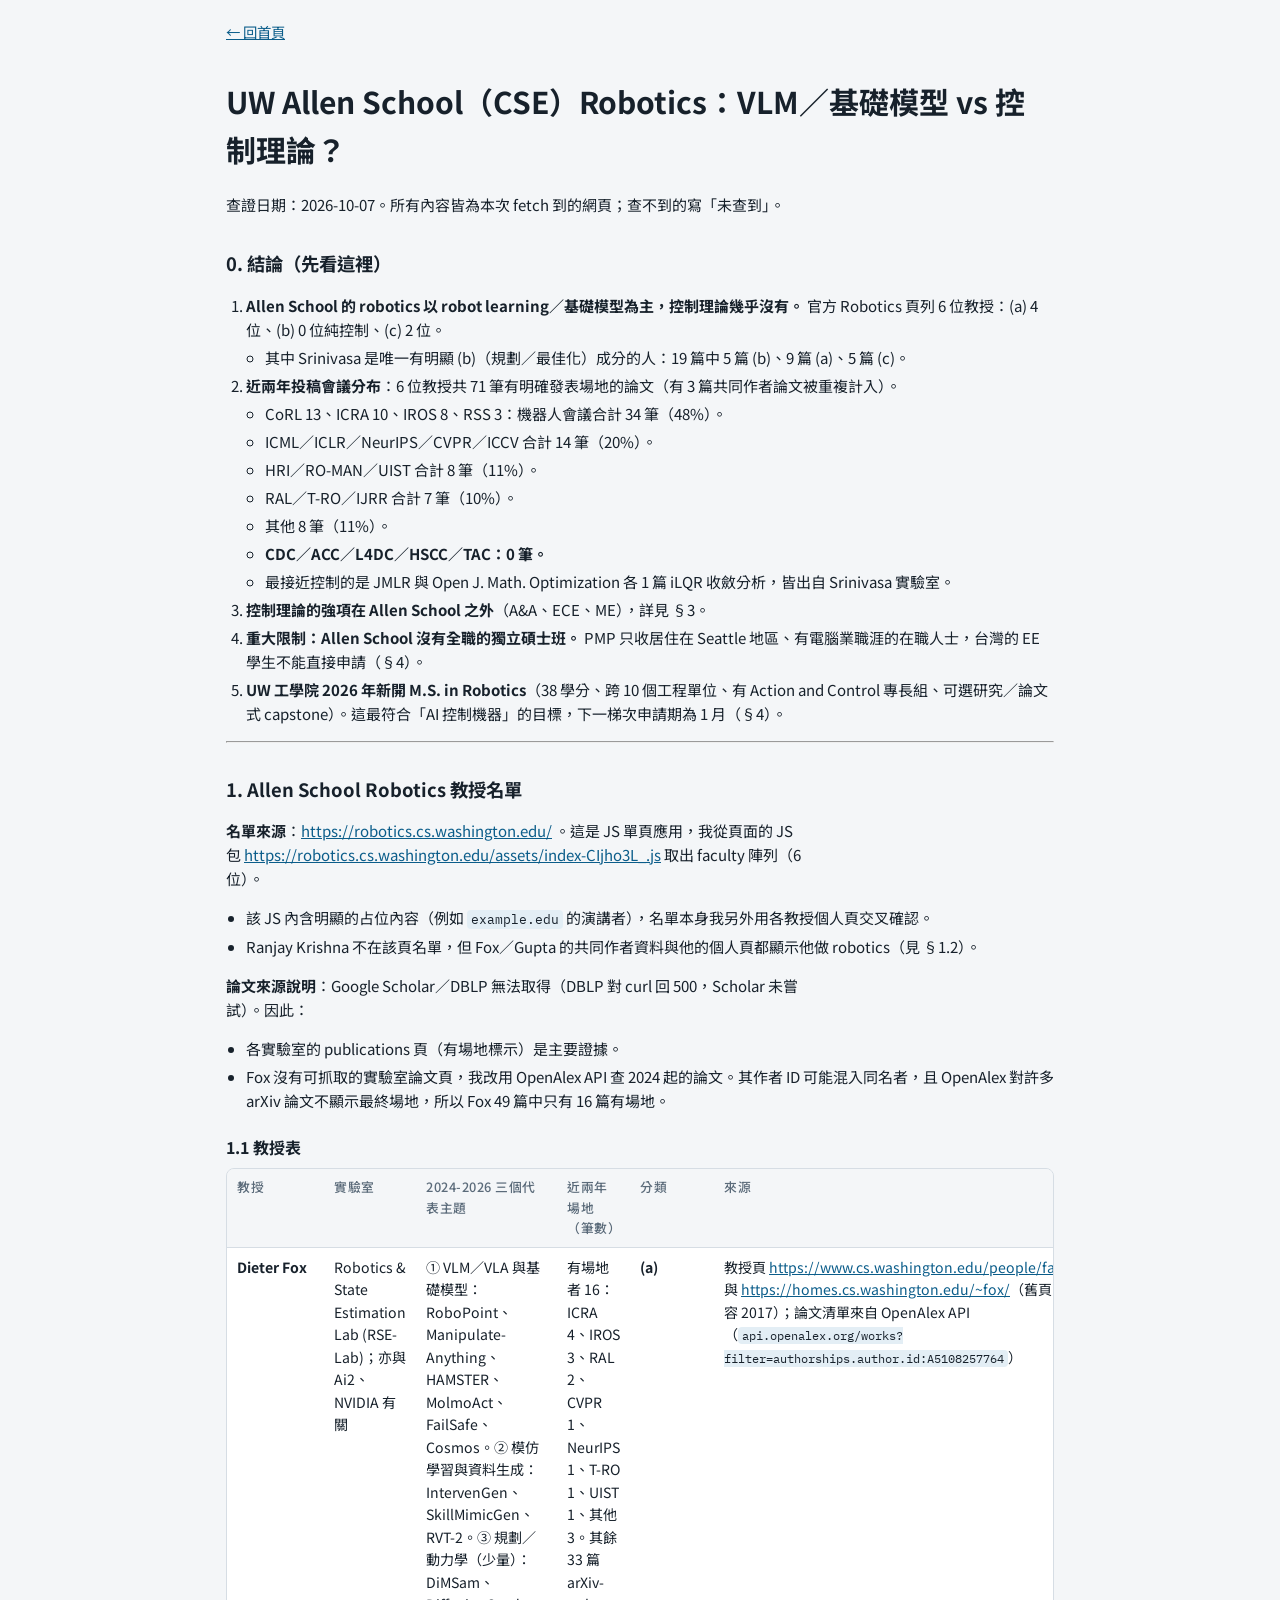
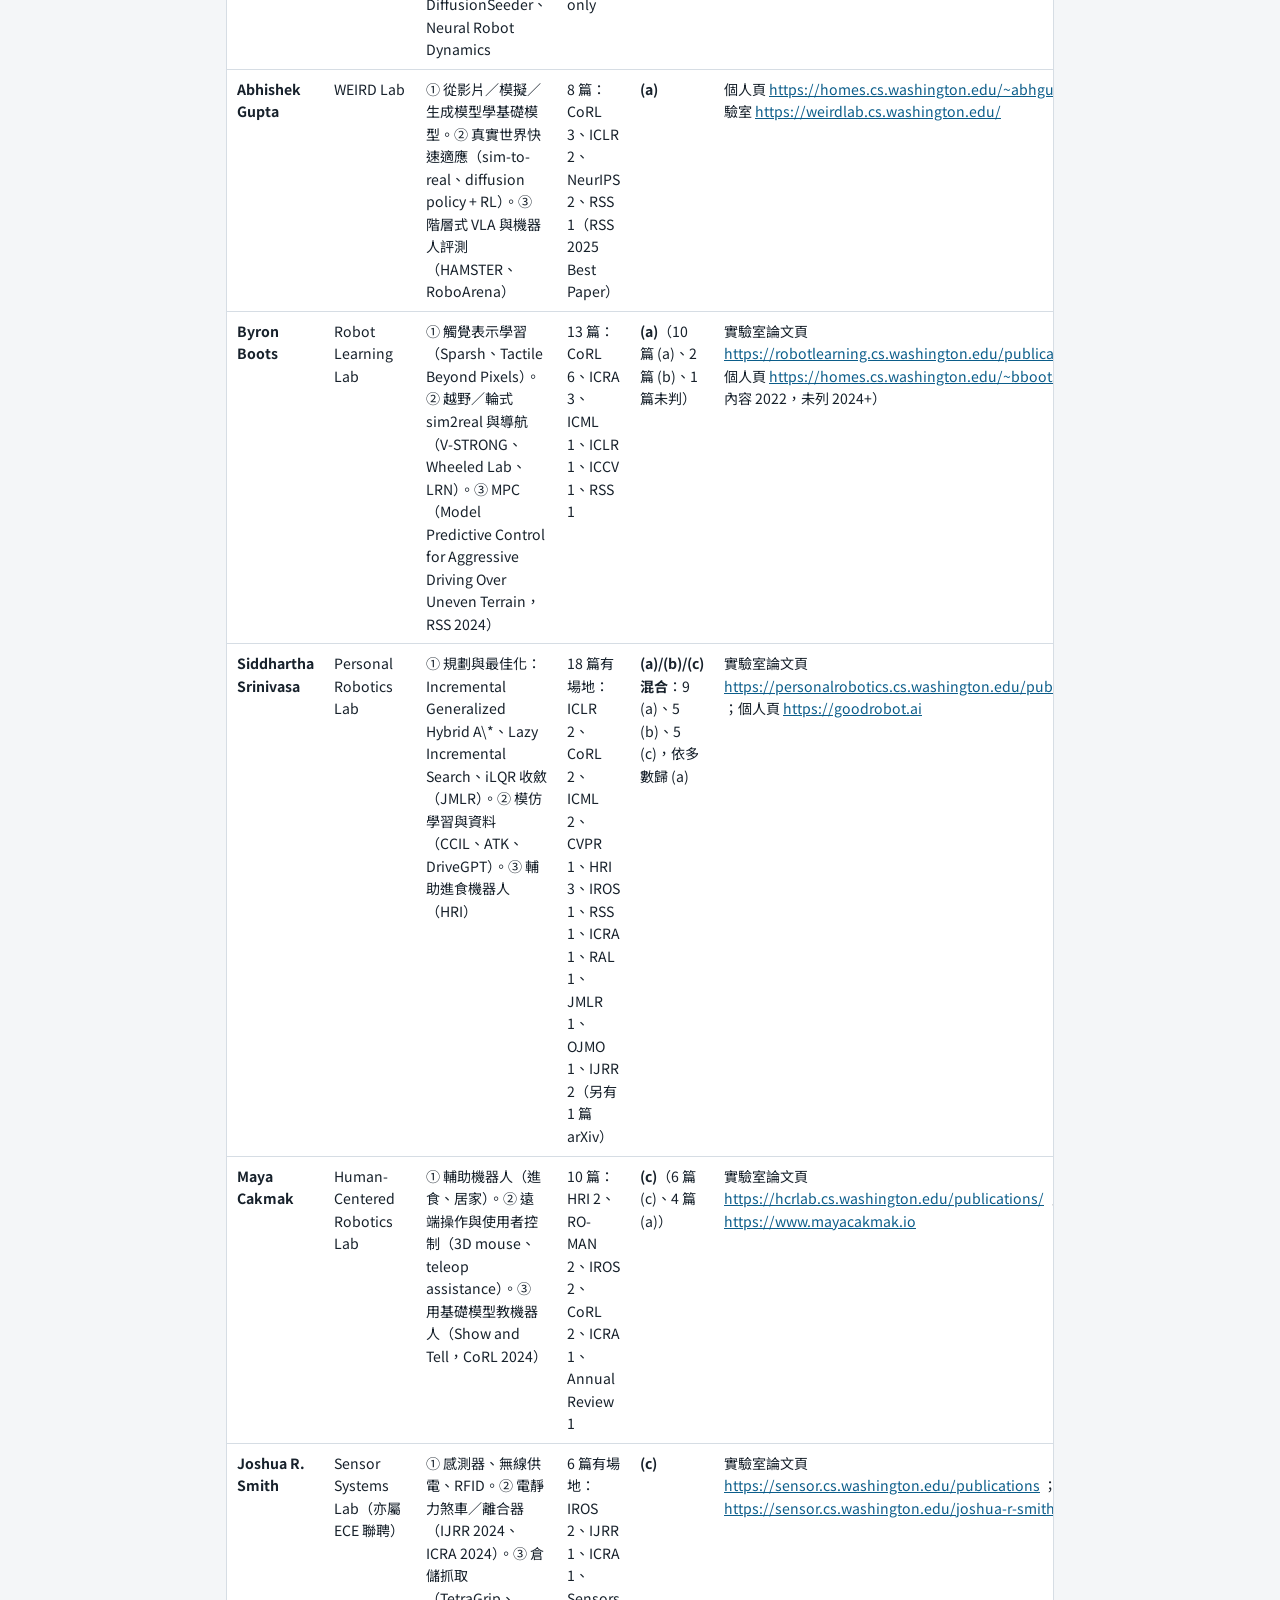
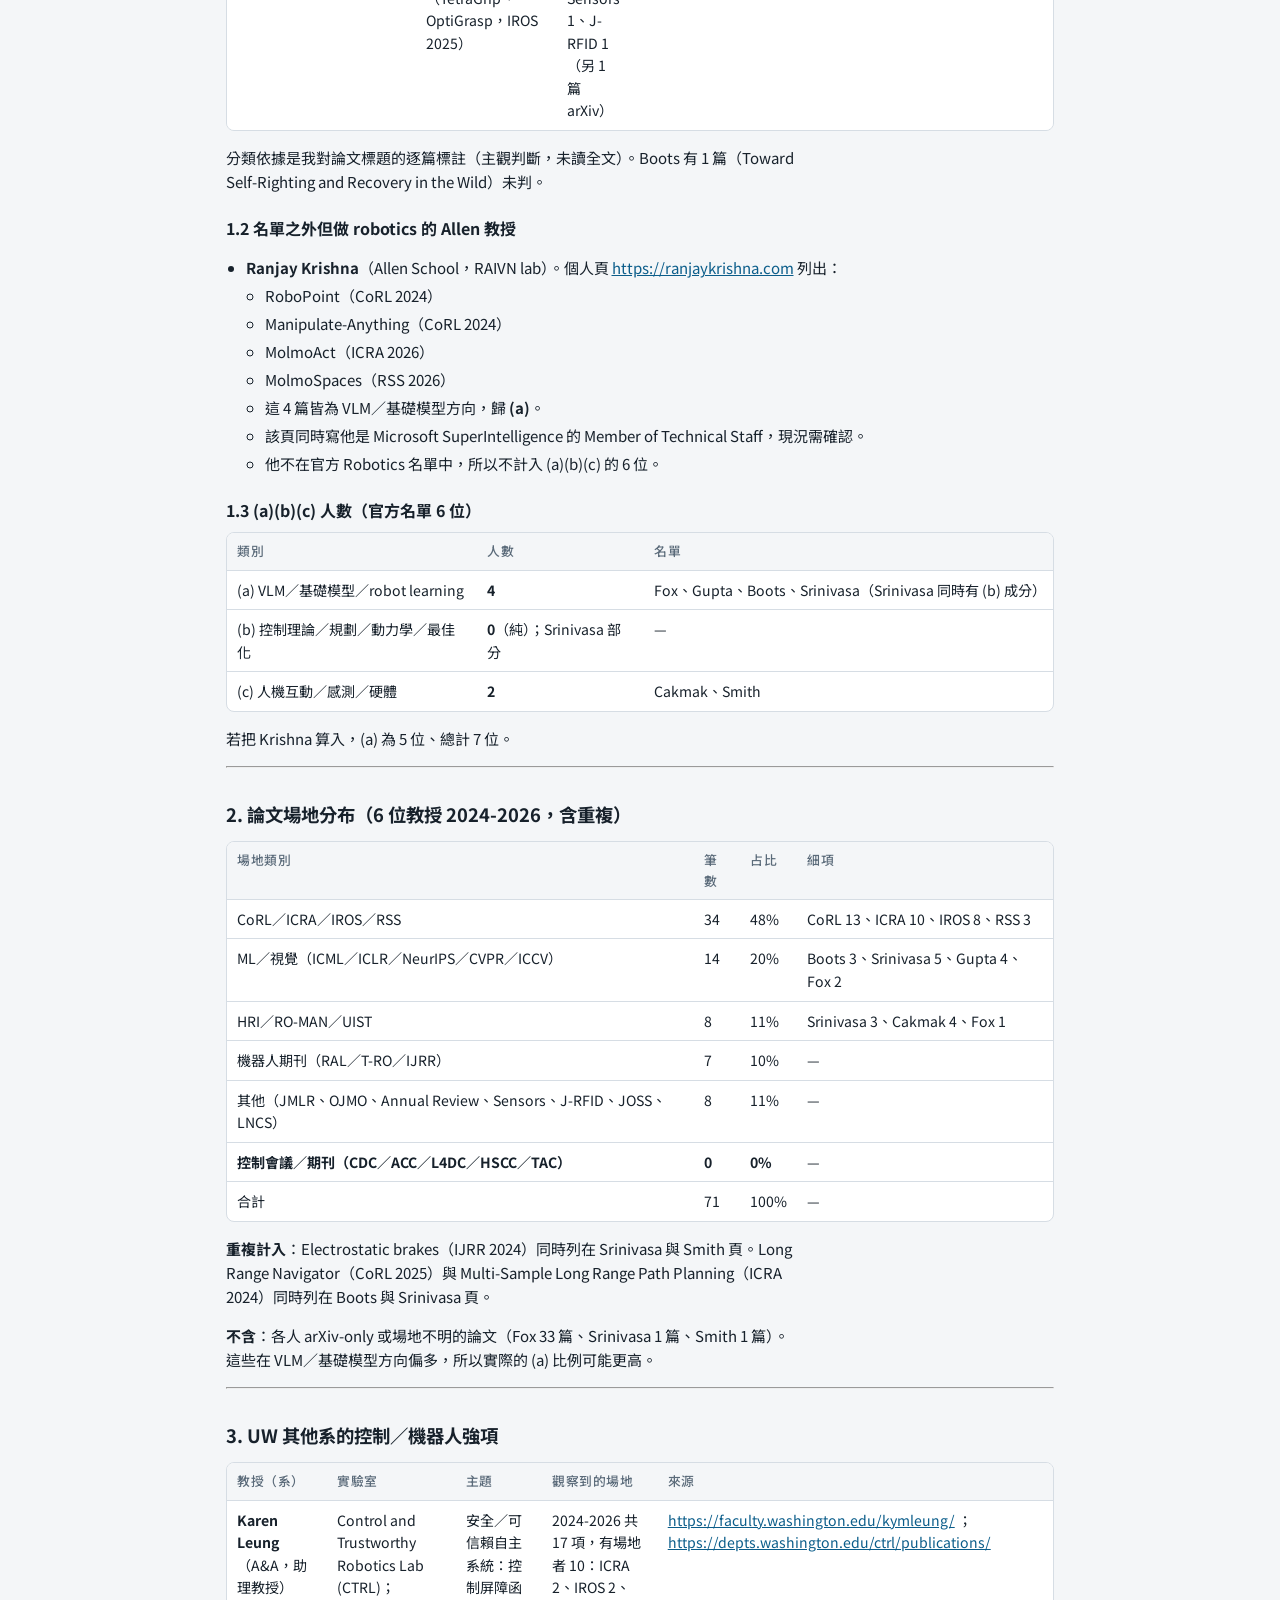
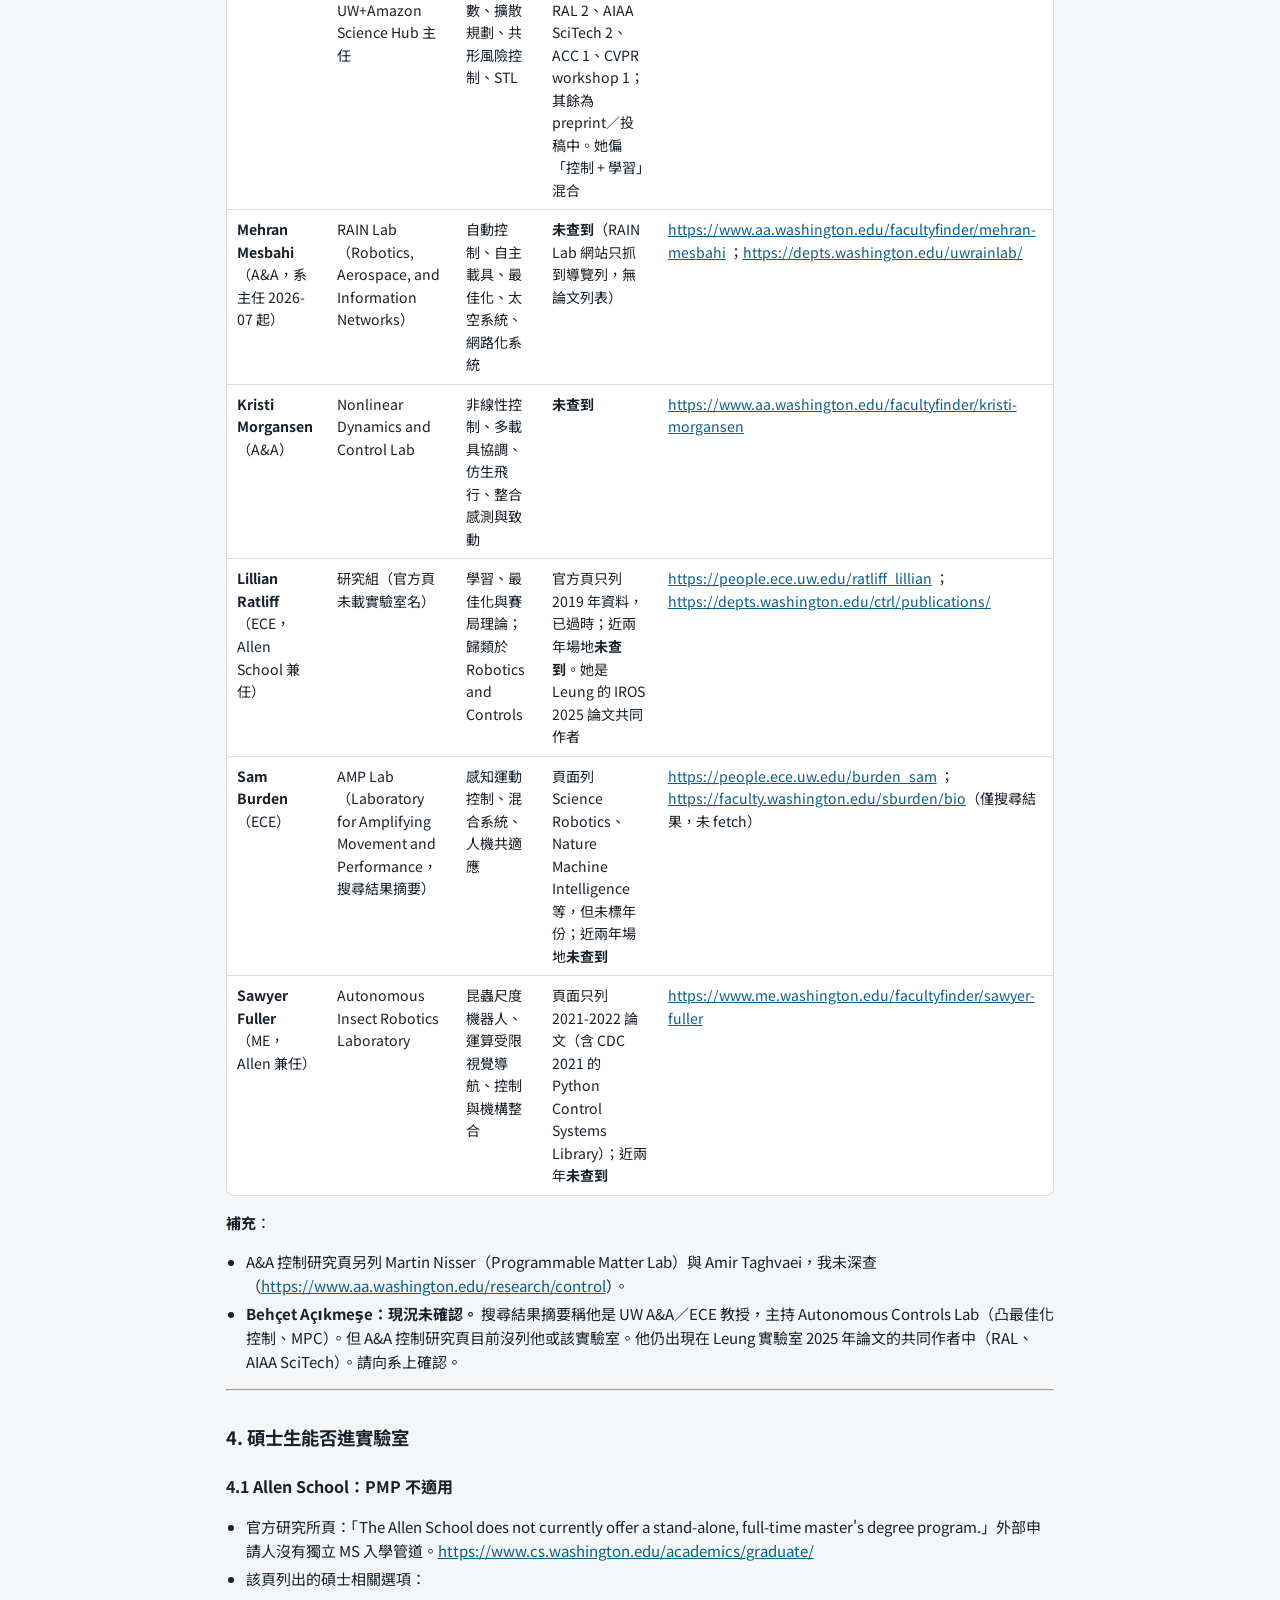
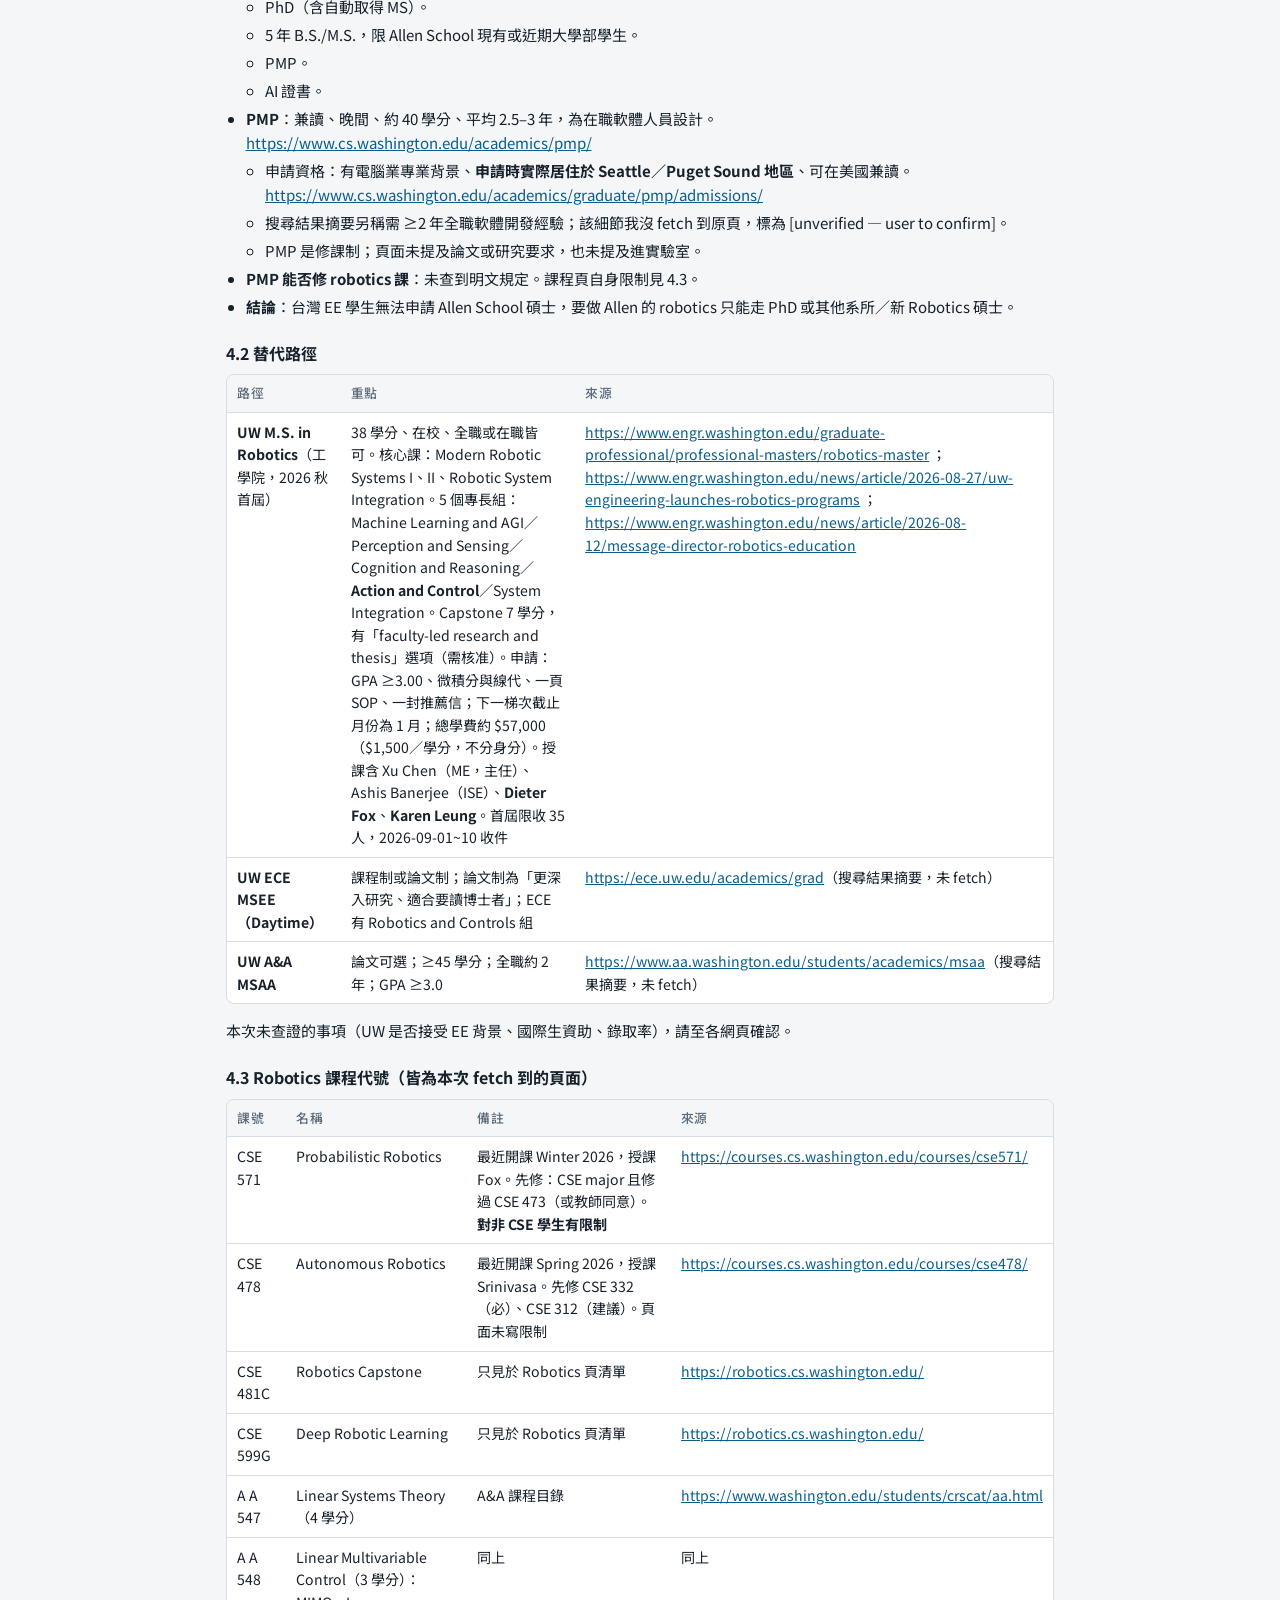
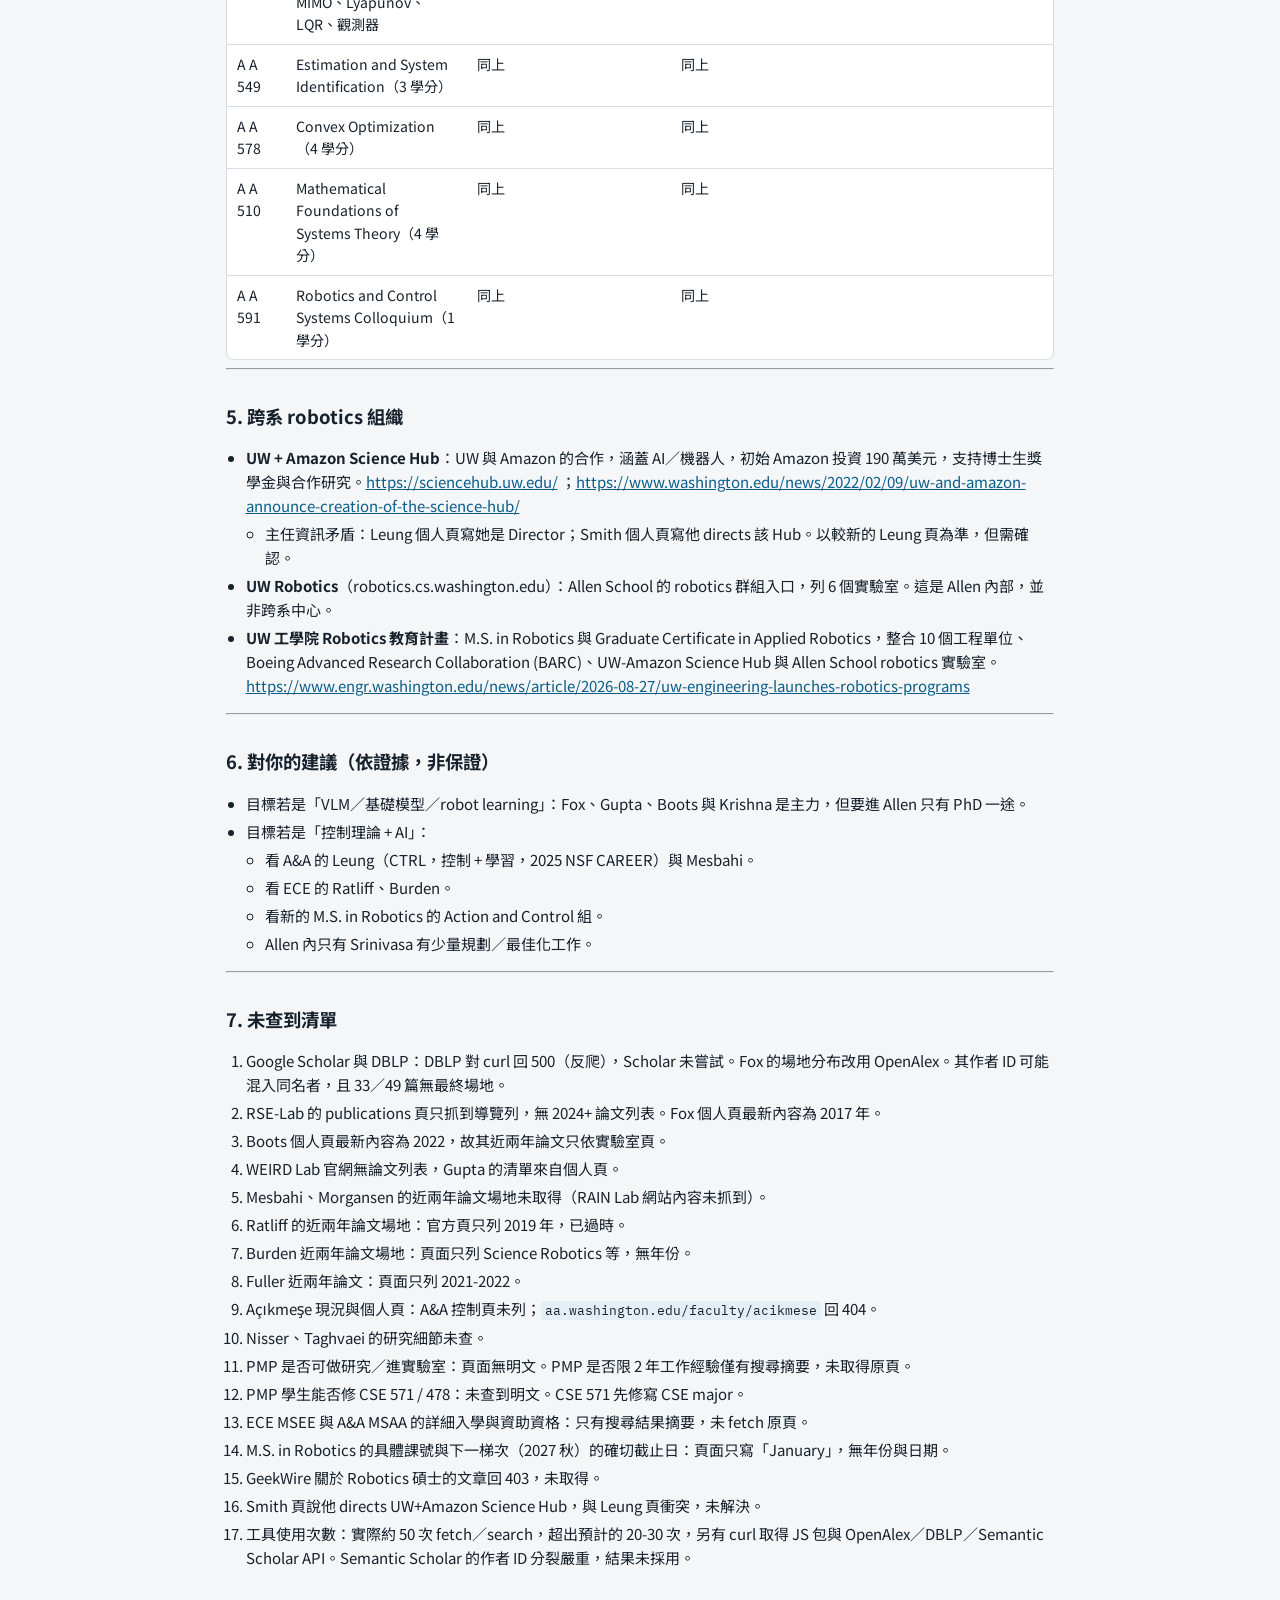
<file: pages/uw-cse-robotics.html>
<!doctype html><html lang="zh-Hant"><head><meta charset="utf-8"><meta name="viewport" content="width=device-width,initial-scale=1,viewport-fit=cover"><title>UW Allen School（CSE）Robotics：VLM／基礎模型 vs 控制理論？</title><link rel="stylesheet" href="https://fonts.googleapis.com/css2?family=Noto+Sans+TC:wght@400;500;700&family=IBM+Plex+Mono:wght@400;500&display=swap"><link rel="stylesheet" href="../style.css"></head><body><div class="wrap article"><a class="back" href="../index.html#research">← 回首頁</a>
<h1>UW Allen School（CSE）Robotics：VLM／基礎模型 vs 控制理論？</h1>
<p>查證日期：2026-10-07。所有內容皆為本次 fetch 到的網頁；查不到的寫「未查到」。</p>
<h2>0. 結論（先看這裡）</h2>
<ol><li><strong>Allen School 的 robotics 以 robot learning／基礎模型為主，控制理論幾乎沒有。</strong> 官方 Robotics 頁列 6 位教授：(a) 4 位、(b) 0 位純控制、(c) 2 位。<ul><li>其中 Srinivasa 是唯一有明顯 (b)（規劃／最佳化）成分的人：19 篇中 5 篇 (b)、9 篇 (a)、5 篇 (c)。</li></ul></li><li><strong>近兩年投稿會議分布</strong>：6 位教授共 71 筆有明確發表場地的論文（有 3 篇共同作者論文被重複計入）。<ul><li>CoRL 13、ICRA 10、IROS 8、RSS 3：機器人會議合計 34 筆（48%）。</li><li>ICML／ICLR／NeurIPS／CVPR／ICCV 合計 14 筆（20%）。</li><li>HRI／RO-MAN／UIST 合計 8 筆（11%）。</li><li>RAL／T-RO／IJRR 合計 7 筆（10%）。</li><li>其他 8 筆（11%）。</li><li><strong>CDC／ACC／L4DC／HSCC／TAC：0 筆。</strong></li><li>最接近控制的是 JMLR 與 Open J. Math. Optimization 各 1 篇 iLQR 收斂分析，皆出自 Srinivasa 實驗室。</li></ul></li><li><strong>控制理論的強項在 Allen School 之外</strong>（A&amp;A、ECE、ME），詳見 §3。</li><li><strong>重大限制：Allen School 沒有全職的獨立碩士班。</strong> PMP 只收居住在 Seattle 地區、有電腦業職涯的在職人士，台灣的 EE 學生不能直接申請（§4）。</li><li><strong>UW 工學院 2026 年新開 M.S. in Robotics</strong>（38 學分、跨 10 個工程單位、有 Action and Control 專長組、可選研究／論文式 capstone）。這最符合「AI 控制機器」的目標，下一梯次申請期為 1 月（§4）。</li></ol>
<hr>
<h2>1. Allen School Robotics 教授名單</h2>
<p><strong>名單來源</strong>：<a href="https://robotics.cs.washington.edu/" target="_blank" rel="noopener">https://robotics.cs.washington.edu/</a> 。這是 JS 單頁應用，我從頁面的 JS 包 <a href="https://robotics.cs.washington.edu/assets/index-CIjho3L_.js" target="_blank" rel="noopener">https://robotics.cs.washington.edu/assets/index-CIjho3L_.js</a> 取出 faculty 陣列（6 位）。</p>
<ul><li>該 JS 內含明顯的占位內容（例如 <code>example.edu</code> 的演講者），名單本身我另外用各教授個人頁交叉確認。</li><li>Ranjay Krishna 不在該頁名單，但 Fox／Gupta 的共同作者資料與他的個人頁都顯示他做 robotics（見 §1.2）。</li></ul>
<p><strong>論文來源說明</strong>：Google Scholar／DBLP 無法取得（DBLP 對 curl 回 500，Scholar 未嘗試）。因此：</p>
<ul><li>各實驗室的 publications 頁（有場地標示）是主要證據。</li><li>Fox 沒有可抓取的實驗室論文頁，我改用 OpenAlex API 查 2024 起的論文。其作者 ID 可能混入同名者，且 OpenAlex 對許多 arXiv 論文不顯示最終場地，所以 Fox 49 篇中只有 16 篇有場地。</li></ul>
<h3>1.1 教授表</h3>
<div class="tbl"><table>
<thead><tr><th>教授</th><th>實驗室</th><th>2024-2026 三個代表主題</th><th>近兩年場地（筆數）</th><th>分類</th><th>來源</th></tr></thead>
<tbody>
<tr><td><strong>Dieter Fox</strong></td><td>Robotics &amp; State Estimation Lab (RSE-Lab)；亦與 Ai2、NVIDIA 有關</td><td>① VLM／VLA 與基礎模型：RoboPoint、Manipulate-Anything、HAMSTER、MolmoAct、FailSafe、Cosmos。② 模仿學習與資料生成：IntervenGen、SkillMimicGen、RVT-2。③ 規劃／動力學（少量）：DiMSam、DiffusionSeeder、Neural Robot Dynamics</td><td>有場地者 16：ICRA 4、IROS 3、RAL 2、CVPR 1、NeurIPS 1、T-RO 1、UIST 1、其他 3。其餘 33 篇 arXiv-only</td><td><strong>(a)</strong></td><td>教授頁 <a href="https://www.cs.washington.edu/people/faculty/fox" target="_blank" rel="noopener">https://www.cs.washington.edu/people/faculty/fox</a> 與 <a href="https://homes.cs.washington.edu/~fox/" target="_blank" rel="noopener">https://homes.cs.washington.edu/~fox/</a>（舊頁，最新內容 2017）；論文清單來自 OpenAlex API（<code>api.openalex.org/works?filter=authorships.author.id:A5108257764</code>）</td></tr>
<tr><td><strong>Abhishek Gupta</strong></td><td>WEIRD Lab</td><td>① 從影片／模擬／生成模型學基礎模型。② 真實世界快速適應（sim-to-real、diffusion policy + RL）。③ 階層式 VLA 與機器人評測（HAMSTER、RoboArena）</td><td>8 篇：CoRL 3、ICLR 2、NeurIPS 2、RSS 1（RSS 2025 Best Paper）</td><td><strong>(a)</strong></td><td>個人頁 <a href="https://homes.cs.washington.edu/~abhgupta/" target="_blank" rel="noopener">https://homes.cs.washington.edu/~abhgupta/</a> ；實驗室 <a href="https://weirdlab.cs.washington.edu/" target="_blank" rel="noopener">https://weirdlab.cs.washington.edu/</a></td></tr>
<tr><td><strong>Byron Boots</strong></td><td>Robot Learning Lab</td><td>① 觸覺表示學習（Sparsh、Tactile Beyond Pixels）。② 越野／輪式 sim2real 與導航（V-STRONG、Wheeled Lab、LRN）。③ MPC（Model Predictive Control for Aggressive Driving Over Uneven Terrain，RSS 2024）</td><td>13 篇：CoRL 6、ICRA 3、ICML 1、ICLR 1、ICCV 1、RSS 1</td><td><strong>(a)</strong>（10 篇 (a)、2 篇 (b)、1 篇未判）</td><td>實驗室論文頁 <a href="https://robotlearning.cs.washington.edu/publications/" target="_blank" rel="noopener">https://robotlearning.cs.washington.edu/publications/</a> ；個人頁 <a href="https://homes.cs.washington.edu/~bboots/" target="_blank" rel="noopener">https://homes.cs.washington.edu/~bboots/</a>（最新內容 2022，未列 2024+）</td></tr>
<tr><td><strong>Siddhartha Srinivasa</strong></td><td>Personal Robotics Lab</td><td>① 規劃與最佳化：Incremental Generalized Hybrid A\*、Lazy Incremental Search、iLQR 收斂（JMLR）。② 模仿學習與資料（CCIL、ATK、DriveGPT）。③ 輔助進食機器人（HRI）</td><td>18 篇有場地：ICLR 2、CoRL 2、ICML 2、CVPR 1、HRI 3、IROS 1、RSS 1、ICRA 1、RAL 1、JMLR 1、OJMO 1、IJRR 2（另有 1 篇 arXiv）</td><td><strong>(a)/(b)/(c) 混合</strong>：9 (a)、5 (b)、5 (c)，依多數歸 (a)</td><td>實驗室論文頁 <a href="https://personalrobotics.cs.washington.edu/publications/" target="_blank" rel="noopener">https://personalrobotics.cs.washington.edu/publications/</a> ；個人頁 <a href="https://goodrobot.ai" target="_blank" rel="noopener">https://goodrobot.ai</a></td></tr>
<tr><td><strong>Maya Cakmak</strong></td><td>Human-Centered Robotics Lab</td><td>① 輔助機器人（進食、居家）。② 遠端操作與使用者控制（3D mouse、teleop assistance）。③ 用基礎模型教機器人（Show and Tell，CoRL 2024）</td><td>10 篇：HRI 2、RO-MAN 2、IROS 2、CoRL 2、ICRA 1、Annual Review 1</td><td><strong>(c)</strong>（6 篇 (c)、4 篇 (a)）</td><td>實驗室論文頁 <a href="https://hcrlab.cs.washington.edu/publications/" target="_blank" rel="noopener">https://hcrlab.cs.washington.edu/publications/</a> ；個人頁 <a href="https://www.mayacakmak.io" target="_blank" rel="noopener">https://www.mayacakmak.io</a></td></tr>
<tr><td><strong>Joshua R. Smith</strong></td><td>Sensor Systems Lab（亦屬 ECE 聯聘）</td><td>① 感測器、無線供電、RFID。② 電靜力煞車／離合器（IJRR 2024、ICRA 2024）。③ 倉儲抓取（TetraGrip、OptiGrasp，IROS 2025）</td><td>6 篇有場地：IROS 2、IJRR 1、ICRA 1、Sensors 1、J-RFID 1（另 1 篇 arXiv）</td><td><strong>(c)</strong></td><td>實驗室論文頁 <a href="https://sensor.cs.washington.edu/publications" target="_blank" rel="noopener">https://sensor.cs.washington.edu/publications</a> ；個人頁 <a href="https://sensor.cs.washington.edu/joshua-r-smith-phd" target="_blank" rel="noopener">https://sensor.cs.washington.edu/joshua-r-smith-phd</a></td></tr>
</tbody></table></div>
<p>分類依據是我對論文標題的逐篇標註（主觀判斷，未讀全文）。Boots 有 1 篇（Toward Self-Righting and Recovery in the Wild）未判。</p>
<h3>1.2 名單之外但做 robotics 的 Allen 教授</h3>
<ul><li><strong>Ranjay Krishna</strong>（Allen School，RAIVN lab）。個人頁 <a href="https://ranjaykrishna.com" target="_blank" rel="noopener">https://ranjaykrishna.com</a> 列出：<ul><li>RoboPoint（CoRL 2024）</li><li>Manipulate-Anything（CoRL 2024）</li><li>MolmoAct（ICRA 2026）</li><li>MolmoSpaces（RSS 2026）</li><li>這 4 篇皆為 VLM／基礎模型方向，歸 <strong>(a)</strong>。</li><li>該頁同時寫他是 Microsoft SuperIntelligence 的 Member of Technical Staff，現況需確認。</li><li>他不在官方 Robotics 名單中，所以不計入 (a)(b)(c) 的 6 位。</li></ul></li></ul>
<h3>1.3 (a)(b)(c) 人數（官方名單 6 位）</h3>
<div class="tbl"><table>
<thead><tr><th>類別</th><th>人數</th><th>名單</th></tr></thead>
<tbody>
<tr><td>(a) VLM／基礎模型／robot learning</td><td><strong>4</strong></td><td>Fox、Gupta、Boots、Srinivasa（Srinivasa 同時有 (b) 成分）</td></tr>
<tr><td>(b) 控制理論／規劃／動力學／最佳化</td><td><strong>0</strong>（純）；Srinivasa 部分</td><td>—</td></tr>
<tr><td>(c) 人機互動／感測／硬體</td><td><strong>2</strong></td><td>Cakmak、Smith</td></tr>
</tbody></table></div>
<p>若把 Krishna 算入，(a) 為 5 位、總計 7 位。</p>
<hr>
<h2>2. 論文場地分布（6 位教授 2024-2026，含重複）</h2>
<div class="tbl"><table>
<thead><tr><th>場地類別</th><th>筆數</th><th>占比</th><th>細項</th></tr></thead>
<tbody>
<tr><td>CoRL／ICRA／IROS／RSS</td><td>34</td><td>48%</td><td>CoRL 13、ICRA 10、IROS 8、RSS 3</td></tr>
<tr><td>ML／視覺（ICML／ICLR／NeurIPS／CVPR／ICCV）</td><td>14</td><td>20%</td><td>Boots 3、Srinivasa 5、Gupta 4、Fox 2</td></tr>
<tr><td>HRI／RO-MAN／UIST</td><td>8</td><td>11%</td><td>Srinivasa 3、Cakmak 4、Fox 1</td></tr>
<tr><td>機器人期刊（RAL／T-RO／IJRR）</td><td>7</td><td>10%</td><td>—</td></tr>
<tr><td>其他（JMLR、OJMO、Annual Review、Sensors、J-RFID、JOSS、LNCS）</td><td>8</td><td>11%</td><td>—</td></tr>
<tr><td><strong>控制會議／期刊（CDC／ACC／L4DC／HSCC／TAC）</strong></td><td><strong>0</strong></td><td><strong>0%</strong></td><td>—</td></tr>
<tr><td>合計</td><td>71</td><td>100%</td><td>—</td></tr>
</tbody></table></div>
<p><strong>重複計入</strong>：Electrostatic brakes（IJRR 2024）同時列在 Srinivasa 與 Smith 頁。Long Range Navigator（CoRL 2025）與 Multi-Sample Long Range Path Planning（ICRA 2024）同時列在 Boots 與 Srinivasa 頁。</p>
<p><strong>不含</strong>：各人 arXiv-only 或場地不明的論文（Fox 33 篇、Srinivasa 1 篇、Smith 1 篇）。這些在 VLM／基礎模型方向偏多，所以實際的 (a) 比例可能更高。</p>
<hr>
<h2>3. UW 其他系的控制／機器人強項</h2>
<div class="tbl"><table>
<thead><tr><th>教授（系）</th><th>實驗室</th><th>主題</th><th>觀察到的場地</th><th>來源</th></tr></thead>
<tbody>
<tr><td><strong>Karen Leung</strong>（A&amp;A，助理教授）</td><td>Control and Trustworthy Robotics Lab (CTRL)；UW+Amazon Science Hub 主任</td><td>安全／可信賴自主系統：控制屏障函數、擴散規劃、共形風險控制、STL</td><td>2024-2026 共 17 項，有場地者 10：ICRA 2、IROS 2、RAL 2、AIAA SciTech 2、ACC 1、CVPR workshop 1；其餘為 preprint／投稿中。她偏「控制 + 學習」混合</td><td><a href="https://faculty.washington.edu/kymleung/" target="_blank" rel="noopener">https://faculty.washington.edu/kymleung/</a> ；<a href="https://depts.washington.edu/ctrl/publications/" target="_blank" rel="noopener">https://depts.washington.edu/ctrl/publications/</a></td></tr>
<tr><td><strong>Mehran Mesbahi</strong>（A&amp;A，系主任 2026-07 起）</td><td>RAIN Lab（Robotics, Aerospace, and Information Networks）</td><td>自動控制、自主載具、最佳化、太空系統、網路化系統</td><td><strong>未查到</strong>（RAIN Lab 網站只抓到導覽列，無論文列表）</td><td><a href="https://www.aa.washington.edu/facultyfinder/mehran-mesbahi" target="_blank" rel="noopener">https://www.aa.washington.edu/facultyfinder/mehran-mesbahi</a> ；<a href="https://depts.washington.edu/uwrainlab/" target="_blank" rel="noopener">https://depts.washington.edu/uwrainlab/</a></td></tr>
<tr><td><strong>Kristi Morgansen</strong>（A&amp;A）</td><td>Nonlinear Dynamics and Control Lab</td><td>非線性控制、多載具協調、仿生飛行、整合感測與致動</td><td><strong>未查到</strong></td><td><a href="https://www.aa.washington.edu/facultyfinder/kristi-morgansen" target="_blank" rel="noopener">https://www.aa.washington.edu/facultyfinder/kristi-morgansen</a></td></tr>
<tr><td><strong>Lillian Ratliff</strong>（ECE，Allen School 兼任）</td><td>研究組（官方頁未載實驗室名）</td><td>學習、最佳化與賽局理論；歸類於 Robotics and Controls</td><td>官方頁只列 2019 年資料，已過時；近兩年場地<strong>未查到</strong>。她是 Leung 的 IROS 2025 論文共同作者</td><td><a href="https://people.ece.uw.edu/ratliff_lillian" target="_blank" rel="noopener">https://people.ece.uw.edu/ratliff_lillian</a> ；<a href="https://depts.washington.edu/ctrl/publications/" target="_blank" rel="noopener">https://depts.washington.edu/ctrl/publications/</a></td></tr>
<tr><td><strong>Sam Burden</strong>（ECE）</td><td>AMP Lab（Laboratory for Amplifying Movement and Performance，搜尋結果摘要）</td><td>感知運動控制、混合系統、人機共適應</td><td>頁面列 Science Robotics、Nature Machine Intelligence 等，但未標年份；近兩年場地<strong>未查到</strong></td><td><a href="https://people.ece.uw.edu/burden_sam" target="_blank" rel="noopener">https://people.ece.uw.edu/burden_sam</a> ；<a href="https://faculty.washington.edu/sburden/bio" target="_blank" rel="noopener">https://faculty.washington.edu/sburden/bio</a>（僅搜尋結果，未 fetch）</td></tr>
<tr><td><strong>Sawyer Fuller</strong>（ME，Allen 兼任）</td><td>Autonomous Insect Robotics Laboratory</td><td>昆蟲尺度機器人、運算受限視覺導航、控制與機構整合</td><td>頁面只列 2021-2022 論文（含 CDC 2021 的 Python Control Systems Library）；近兩年<strong>未查到</strong></td><td><a href="https://www.me.washington.edu/facultyfinder/sawyer-fuller" target="_blank" rel="noopener">https://www.me.washington.edu/facultyfinder/sawyer-fuller</a></td></tr>
</tbody></table></div>
<p><strong>補充</strong>：</p>
<ul><li>A&amp;A 控制研究頁另列 Martin Nisser（Programmable Matter Lab）與 Amir Taghvaei，我未深查（<a href="https://www.aa.washington.edu/research/control" target="_blank" rel="noopener">https://www.aa.washington.edu/research/control</a>）。</li><li><strong>Behçet Açıkmeşe：現況未確認。</strong> 搜尋結果摘要稱他是 UW A&amp;A／ECE 教授，主持 Autonomous Controls Lab（凸最佳化控制、MPC）。但 A&amp;A 控制研究頁目前沒列他或該實驗室。他仍出現在 Leung 實驗室 2025 年論文的共同作者中（RAL、AIAA SciTech）。請向系上確認。</li></ul>
<hr>
<h2>4. 碩士生能否進實驗室</h2>
<h3>4.1 Allen School：PMP 不適用</h3>
<ul><li>官方研究所頁：「The Allen School does not currently offer a stand-alone, full-time master's degree program.」外部申請人沒有獨立 MS 入學管道。<a href="https://www.cs.washington.edu/academics/graduate/" target="_blank" rel="noopener">https://www.cs.washington.edu/academics/graduate/</a></li><li>該頁列出的碩士相關選項：<ul><li>PhD（含自動取得 MS）。</li><li>5 年 B.S./M.S.，限 Allen School 現有或近期大學部學生。</li><li>PMP。</li><li>AI 證書。</li></ul></li><li><strong>PMP</strong>：兼讀、晚間、約 40 學分、平均 2.5–3 年，為在職軟體人員設計。<a href="https://www.cs.washington.edu/academics/pmp/" target="_blank" rel="noopener">https://www.cs.washington.edu/academics/pmp/</a><ul><li>申請資格：有電腦業專業背景、<strong>申請時實際居住於 Seattle／Puget Sound 地區</strong>、可在美國兼讀。<a href="https://www.cs.washington.edu/academics/graduate/pmp/admissions/" target="_blank" rel="noopener">https://www.cs.washington.edu/academics/graduate/pmp/admissions/</a></li><li>搜尋結果摘要另稱需 ≥2 年全職軟體開發經驗；該細節我沒 fetch 到原頁，標為 [unverified — user to confirm]。</li><li>PMP 是修課制；頁面未提及論文或研究要求，也未提及進實驗室。</li></ul></li><li><strong>PMP 能否修 robotics 課</strong>：未查到明文規定。課程頁自身限制見 4.3。</li><li><strong>結論</strong>：台灣 EE 學生無法申請 Allen School 碩士，要做 Allen 的 robotics 只能走 PhD 或其他系所／新 Robotics 碩士。</li></ul>
<h3>4.2 替代路徑</h3>
<div class="tbl"><table>
<thead><tr><th>路徑</th><th>重點</th><th>來源</th></tr></thead>
<tbody>
<tr><td><strong>UW M.S. in Robotics</strong>（工學院，2026 秋首屆）</td><td>38 學分、在校、全職或在職皆可。核心課：Modern Robotic Systems I、II、Robotic System Integration。5 個專長組：Machine Learning and AGI／Perception and Sensing／Cognition and Reasoning／<strong>Action and Control</strong>／System Integration。Capstone 7 學分，有「faculty-led research and thesis」選項（需核准）。申請：GPA ≥3.00、微積分與線代、一頁 SOP、一封推薦信；下一梯次截止月份為 1 月；總學費約 $57,000（$1,500／學分，不分身分）。授課含 Xu Chen（ME，主任）、Ashis Banerjee（ISE）、<strong>Dieter Fox</strong>、<strong>Karen Leung</strong>。首屆限收 35 人，2026-09-01~10 收件</td><td><a href="https://www.engr.washington.edu/graduate-professional/professional-masters/robotics-master" target="_blank" rel="noopener">https://www.engr.washington.edu/graduate-professional/professional-masters/robotics-master</a> ；<a href="https://www.engr.washington.edu/news/article/2026-08-27/uw-engineering-launches-robotics-programs" target="_blank" rel="noopener">https://www.engr.washington.edu/news/article/2026-08-27/uw-engineering-launches-robotics-programs</a> ；<a href="https://www.engr.washington.edu/news/article/2026-08-12/message-director-robotics-education" target="_blank" rel="noopener">https://www.engr.washington.edu/news/article/2026-08-12/message-director-robotics-education</a></td></tr>
<tr><td><strong>UW ECE MSEE（Daytime）</strong></td><td>課程制或論文制；論文制為「更深入研究、適合要讀博士者」；ECE 有 Robotics and Controls 組</td><td><a href="https://ece.uw.edu/academics/grad" target="_blank" rel="noopener">https://ece.uw.edu/academics/grad</a>（搜尋結果摘要，未 fetch）</td></tr>
<tr><td><strong>UW A&amp;A MSAA</strong></td><td>論文可選；≥45 學分；全職約 2 年；GPA ≥3.0</td><td><a href="https://www.aa.washington.edu/students/academics/msaa" target="_blank" rel="noopener">https://www.aa.washington.edu/students/academics/msaa</a>（搜尋結果摘要，未 fetch）</td></tr>
</tbody></table></div>
<p>本次未查證的事項（UW 是否接受 EE 背景、國際生資助、錄取率），請至各網頁確認。</p>
<h3>4.3 Robotics 課程代號（皆為本次 fetch 到的頁面）</h3>
<div class="tbl"><table>
<thead><tr><th>課號</th><th>名稱</th><th>備註</th><th>來源</th></tr></thead>
<tbody>
<tr><td>CSE 571</td><td>Probabilistic Robotics</td><td>最近開課 Winter 2026，授課 Fox。先修：CSE major 且修過 CSE 473（或教師同意）。<strong>對非 CSE 學生有限制</strong></td><td><a href="https://courses.cs.washington.edu/courses/cse571/" target="_blank" rel="noopener">https://courses.cs.washington.edu/courses/cse571/</a></td></tr>
<tr><td>CSE 478</td><td>Autonomous Robotics</td><td>最近開課 Spring 2026，授課 Srinivasa。先修 CSE 332（必）、CSE 312（建議）。頁面未寫限制</td><td><a href="https://courses.cs.washington.edu/courses/cse478/" target="_blank" rel="noopener">https://courses.cs.washington.edu/courses/cse478/</a></td></tr>
<tr><td>CSE 481C</td><td>Robotics Capstone</td><td>只見於 Robotics 頁清單</td><td><a href="https://robotics.cs.washington.edu/" target="_blank" rel="noopener">https://robotics.cs.washington.edu/</a></td></tr>
<tr><td>CSE 599G</td><td>Deep Robotic Learning</td><td>只見於 Robotics 頁清單</td><td><a href="https://robotics.cs.washington.edu/" target="_blank" rel="noopener">https://robotics.cs.washington.edu/</a></td></tr>
<tr><td>A A 547</td><td>Linear Systems Theory（4 學分）</td><td>A&amp;A 課程目錄</td><td><a href="https://www.washington.edu/students/crscat/aa.html" target="_blank" rel="noopener">https://www.washington.edu/students/crscat/aa.html</a></td></tr>
<tr><td>A A 548</td><td>Linear Multivariable Control（3 學分）：MIMO、Lyapunov、LQR、觀測器</td><td>同上</td><td>同上</td></tr>
<tr><td>A A 549</td><td>Estimation and System Identification（3 學分）</td><td>同上</td><td>同上</td></tr>
<tr><td>A A 578</td><td>Convex Optimization（4 學分）</td><td>同上</td><td>同上</td></tr>
<tr><td>A A 510</td><td>Mathematical Foundations of Systems Theory（4 學分）</td><td>同上</td><td>同上</td></tr>
<tr><td>A A 591</td><td>Robotics and Control Systems Colloquium（1 學分）</td><td>同上</td><td>同上</td></tr>
</tbody></table></div>
<hr>
<h2>5. 跨系 robotics 組織</h2>
<ul><li><strong>UW + Amazon Science Hub</strong>：UW 與 Amazon 的合作，涵蓋 AI／機器人，初始 Amazon 投資 190 萬美元，支持博士生獎學金與合作研究。<a href="https://sciencehub.uw.edu/" target="_blank" rel="noopener">https://sciencehub.uw.edu/</a> ；<a href="https://www.washington.edu/news/2022/02/09/uw-and-amazon-announce-creation-of-the-science-hub/" target="_blank" rel="noopener">https://www.washington.edu/news/2022/02/09/uw-and-amazon-announce-creation-of-the-science-hub/</a><ul><li>主任資訊矛盾：Leung 個人頁寫她是 Director；Smith 個人頁寫他 directs 該 Hub。以較新的 Leung 頁為準，但需確認。</li></ul></li><li><strong>UW Robotics</strong>（robotics.cs.washington.edu）：Allen School 的 robotics 群組入口，列 6 個實驗室。這是 Allen 內部，並非跨系中心。</li><li><strong>UW 工學院 Robotics 教育計畫</strong>：M.S. in Robotics 與 Graduate Certificate in Applied Robotics，整合 10 個工程單位、Boeing Advanced Research Collaboration (BARC)、UW-Amazon Science Hub 與 Allen School robotics 實驗室。<a href="https://www.engr.washington.edu/news/article/2026-08-27/uw-engineering-launches-robotics-programs" target="_blank" rel="noopener">https://www.engr.washington.edu/news/article/2026-08-27/uw-engineering-launches-robotics-programs</a></li></ul>
<hr>
<h2>6. 對你的建議（依證據，非保證）</h2>
<ul><li>目標若是「VLM／基礎模型／robot learning」：Fox、Gupta、Boots 與 Krishna 是主力，但要進 Allen 只有 PhD 一途。</li><li>目標若是「控制理論 + AI」：<ul><li>看 A&amp;A 的 Leung（CTRL，控制 + 學習，2025 NSF CAREER）與 Mesbahi。</li><li>看 ECE 的 Ratliff、Burden。</li><li>看新的 M.S. in Robotics 的 Action and Control 組。</li><li>Allen 內只有 Srinivasa 有少量規劃／最佳化工作。</li></ul></li></ul>
<hr>
<h2>7. 未查到清單</h2>
<ol><li>Google Scholar 與 DBLP：DBLP 對 curl 回 500（反爬），Scholar 未嘗試。Fox 的場地分布改用 OpenAlex。其作者 ID 可能混入同名者，且 33／49 篇無最終場地。</li><li>RSE-Lab 的 publications 頁只抓到導覽列，無 2024+ 論文列表。Fox 個人頁最新內容為 2017 年。</li><li>Boots 個人頁最新內容為 2022，故其近兩年論文只依實驗室頁。</li><li>WEIRD Lab 官網無論文列表，Gupta 的清單來自個人頁。</li><li>Mesbahi、Morgansen 的近兩年論文場地未取得（RAIN Lab 網站內容未抓到）。</li><li>Ratliff 的近兩年論文場地：官方頁只列 2019 年，已過時。</li><li>Burden 近兩年論文場地：頁面只列 Science Robotics 等，無年份。</li><li>Fuller 近兩年論文：頁面只列 2021-2022。</li><li>Açıkmeşe 現況與個人頁：A&amp;A 控制頁未列；<code>aa.washington.edu/faculty/acikmese</code> 回 404。</li><li>Nisser、Taghvaei 的研究細節未查。</li><li>PMP 是否可做研究／進實驗室：頁面無明文。PMP 是否限 2 年工作經驗僅有搜尋摘要，未取得原頁。</li><li>PMP 學生能否修 CSE 571 / 478：未查到明文。CSE 571 先修寫 CSE major。</li><li>ECE MSEE 與 A&amp;A MSAA 的詳細入學與資助資格：只有搜尋結果摘要，未 fetch 原頁。</li><li>M.S. in Robotics 的具體課號與下一梯次（2027 秋）的確切截止日：頁面只寫「January」，無年份與日期。</li><li>GeekWire 關於 Robotics 碩士的文章回 403，未取得。</li><li>Smith 頁說他 directs UW+Amazon Science Hub，與 Leung 頁衝突，未解決。</li><li>工具使用次數：實際約 50 次 fetch／search，超出預計的 20-30 次，另有 curl 取得 JS 包與 OpenAlex／DBLP／Semantic Scholar API。Semantic Scholar 的作者 ID 分裂嚴重，結果未採用。</li></ol>
</div></body></html>
</file>
<file: style.css>
/* Layout: sticky tab bar, one content column, data tables scroll inside their own box */
:root{
  --bg:#f4f6f8; --surface:#ffffff; --fg:#17212b; --muted:#5b6b7a; --line:#d6dde4;
  --accent:#0b5d8a; --accent-soft:#e3eef5;
  --ok:#1f7a4d; --warn:#b4650a; --bad:#a3302a; --ok-soft:#e2f2e9; --warn-soft:#fbeedb; --bad-soft:#f8e3e1;
  --body:"Noto Sans TC",system-ui,-apple-system,"PingFang TC",sans-serif;
  --mono:"IBM Plex Mono",ui-monospace,Menlo,monospace;
}
@media (prefers-color-scheme: dark){:root:not([data-theme="light"]){
  --bg:#0f161d; --surface:#172129; --fg:#e6edf3; --muted:#9bb0c1; --line:#2b3a47;
  --accent:#5fb3e6; --accent-soft:#1a2e3d;
  --ok:#6fd39a; --warn:#f0b35c; --bad:#f08a82; --ok-soft:#163626; --warn-soft:#3d2a12; --bad-soft:#3f1d1b; color-scheme:dark}}
:root[data-theme="dark"]{
  --bg:#0f161d; --surface:#172129; --fg:#e6edf3; --muted:#9bb0c1; --line:#2b3a47;
  --accent:#5fb3e6; --accent-soft:#1a2e3d;
  --ok:#6fd39a; --warn:#f0b35c; --bad:#f08a82; --ok-soft:#163626; --warn-soft:#3d2a12; --bad-soft:#3f1d1b; color-scheme:dark}
*{box-sizing:border-box}
body{margin:0;background:var(--bg);color:var(--fg);font-family:var(--body);font-size:15px;line-height:1.6}
.wrap{max-width:1040px;margin:0 auto;padding-block:20px 56px;padding-left:max(16px,env(safe-area-inset-left,0px));padding-right:max(16px,env(safe-area-inset-right,0px))}
header h1{font-size:1.55rem;margin:0 0 4px;letter-spacing:.01em;text-wrap:balance}
header p{margin:0;color:var(--muted);max-width:70ch}
.meta{display:flex;flex-wrap:wrap;gap:8px 18px;margin:14px 0 0;font-family:var(--mono);font-size:.8rem;color:var(--muted)}
.meta b{color:var(--fg);font-weight:500}
nav{position:sticky;top:env(safe-area-inset-top,0px);z-index:2;background:var(--bg);padding:14px 0 10px;margin-top:14px;border-bottom:1px solid var(--line);display:flex;gap:6px;flex-wrap:wrap}
nav button{font:inherit;font-size:.9rem;padding:6px 12px;border:1px solid var(--line);background:var(--surface);color:var(--fg);border-radius:6px;cursor:pointer}
nav button[aria-selected="true"]{background:var(--accent);border-color:var(--accent);color:#fff}
nav button:focus-visible{outline:2px solid var(--accent);outline-offset:2px}
section[role="tabpanel"]{padding-top:22px}
[hidden]{display:none!important}
h2{font-size:1.15rem;margin:0 0 12px}
h3{font-size:1rem;margin:22px 0 8px}
p{max-width:68ch}
.pill{display:inline-block;font-size:.75rem;font-weight:500;padding:1px 8px;border-radius:999px;white-space:nowrap}
.ok{background:var(--ok-soft);color:var(--ok)} .warn{background:var(--warn-soft);color:var(--warn)} .bad{background:var(--bad-soft);color:var(--bad)} .info{background:var(--accent-soft);color:var(--accent)}
.tbl{overflow-x:auto;border:1px solid var(--line);border-radius:8px;background:var(--surface)}
table{border-collapse:collapse;width:100%;min-width:640px;font-size:.88rem}
th,td{padding:8px 10px;border-bottom:1px solid var(--line);text-align:left;vertical-align:top}
th{font-weight:500;color:var(--muted);font-size:.8rem;letter-spacing:.04em;text-transform:uppercase;background:var(--bg)}
tr:last-child td{border-bottom:0}
td.d{font-family:var(--mono);font-variant-numeric:tabular-nums;white-space:nowrap}
.past td{color:var(--muted)}
.grid{display:grid;grid-template-columns:repeat(auto-fit,minmax(240px,1fr));gap:12px}
.card{background:var(--surface);border:1px solid var(--line);border-radius:8px;padding:14px 16px;min-width:0}
.card h3{margin:0 0 6px;font-size:.95rem}
.card .big{font-family:var(--mono);font-size:1.35rem;font-weight:500;line-height:1.25}
.card small{color:var(--muted);display:block;margin-top:4px}
ol,ul{padding-left:1.3em} li{margin:4px 0}
.note{border:1px solid var(--line);background:var(--accent-soft);padding:10px 14px;border-radius:6px;margin:14px 0;max-width:80ch}
.note.warn{background:var(--warn-soft)}
.src{font-size:.8rem;color:var(--muted);margin-top:10px}
a{color:var(--accent)}
/* Article pages */
.article{max-width:860px} .article h2{margin-top:32px} .article h3{margin-top:22px} .article p{max-width:72ch} .back{display:inline-block;margin-bottom:14px;font-size:.9rem} .article blockquote{border-left:3px solid var(--line);margin:12px 0;padding:4px 14px;color:var(--muted)} .article code{font-family:var(--mono);font-size:.85em;background:var(--accent-soft);padding:1px 4px;border-radius:4px}
</file>
